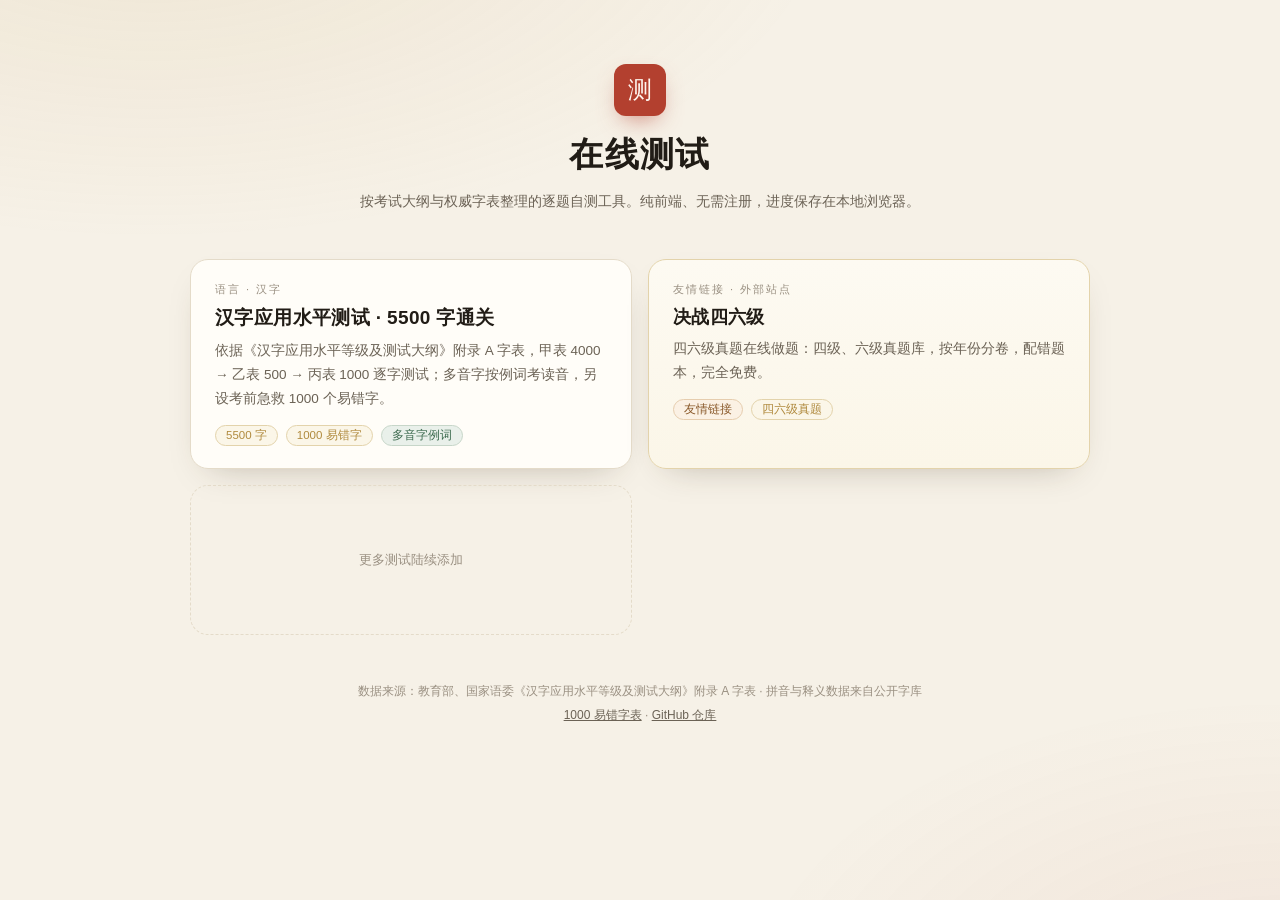
<file: index.html>
<!DOCTYPE html>
<html lang="zh-CN">
<head>
<meta charset="UTF-8">
<meta name="viewport" content="width=device-width, initial-scale=1">
<title>在线测试 · 汉字应用水平测试 5500 字通关</title>
<meta name="description" content="在线测试合集：汉字应用水平测试 5500 字通关（甲表4000 / 乙表500 / 丙表1000，附考前急救1000易错字）。无需注册，进度保存在本地。">
<meta name="keywords" content="在线测试,汉字应用水平测试,5500字,易错字,多音字,HZC">
<meta name="robots" content="index,follow">
<link rel="canonical" href="https://entiesci.github.io/OnlineTest/">
<meta property="og:type" content="website">
<meta property="og:title" content="在线测试 · 汉字应用水平测试 5500 字通关">
<meta property="og:description" content="汉字应用水平测试 5500 字逐字测试，附考前急救 1000 易错字。">
<meta property="og:url" content="https://entiesci.github.io/OnlineTest/">
<style>
:root{--bg:#f6f1e7;--card:#fffdf8;--ink:#211c16;--ink2:#6b6255;--ink3:#9a9082;--line:#e4dbc9;--red:#b3402f;--gold:#b08a3e}
*{box-sizing:border-box}
body{margin:0;background:var(--bg);color:var(--ink);font-family:-apple-system,BlinkMacSystemFont,"Segoe UI","PingFang SC","Microsoft YaHei",sans-serif;
     min-height:100vh;padding:64px 22px 80px}
body::before{content:"";position:fixed;inset:0;pointer-events:none;z-index:0;
  background:radial-gradient(1100px 560px at 12% -12%,rgba(201,163,94,.14) 0%,rgba(201,163,94,0) 62%),
             radial-gradient(900px 520px at 100% 112%,rgba(179,64,47,.07) 0%,rgba(179,64,47,0) 60%)}
.wrap{position:relative;z-index:1;max-width:900px;margin:0 auto}
.head{text-align:center;margin-bottom:44px}
.seal{width:52px;height:52px;border-radius:12px;background:var(--red);color:#fff5ef;display:grid;place-items:center;
      font-family:"KaiTi","Kaiti SC",serif;font-size:24px;margin:0 auto 16px;box-shadow:0 10px 24px -10px rgba(179,64,47,.75)}
h1{font-size:clamp(24px,3.2vw,34px);margin:0 0 10px;letter-spacing:.04em;font-weight:600}
.lead{color:var(--ink2);font-size:14px;line-height:1.9;margin:0 auto;max-width:560px}
.grid{display:grid;grid-template-columns:repeat(auto-fill,minmax(340px,1fr));gap:16px}
.t{display:block;text-decoration:none;color:inherit;background:var(--card);border:1px solid var(--line);border-radius:18px;
   padding:22px 24px;transition:.18s;box-shadow:0 14px 34px -20px rgba(60,45,25,.35)}
.t:hover{transform:translateY(-2px);box-shadow:0 20px 40px -20px rgba(60,45,25,.45);border-color:#cdbf9f}
.t .k{font-size:11px;letter-spacing:.18em;color:var(--ink3);margin-bottom:8px}
.t h2{font-size:19px;margin:0 0 8px;font-weight:600;letter-spacing:.02em}
.t p{margin:0 0 14px;color:var(--ink2);font-size:13.5px;line-height:1.8}
.tags{display:flex;gap:8px;flex-wrap:wrap}
.tag{font-size:11.5px;color:var(--gold);border:1px solid #e3d3ab;background:#fbf6e8;border-radius:999px;padding:2px 10px}
.tag.g{color:#3d6b4f;border-color:#c7d6c9;background:#e9f0ea}
.more{display:flex;align-items:center;justify-content:center;border:1px dashed var(--line);border-radius:18px;
      color:var(--ink3);font-size:13px;min-height:150px}
.t.friend{background:linear-gradient(180deg,#fdfaf2,#fbf6e8);border-color:#e3d3ab}
.t.friend:hover{border-color:#c9b487}
.t.friend h2{font-size:18px}
.tag.f{color:#8a5a2b;border-color:#e6cdae;background:#fbf1e4}
footer{margin-top:44px;text-align:center;color:var(--ink3);font-size:12px;line-height:2}
footer a{color:var(--ink2)}
</style>
</head>
<body>
<div class="wrap">
  <div class="head">
    <div class="seal">测</div>
    <h1>在线测试</h1>
    <p class="lead">按考试大纲与权威字表整理的逐题自测工具。纯前端、无需注册，进度保存在本地浏览器。</p>
  </div>

  <div class="grid">
    <a class="t" href="./hzc/">
      <div class="k">语言 · 汉字</div>
      <h2>汉字应用水平测试 · 5500 字通关</h2>
      <p>依据《汉字应用水平等级及测试大纲》附录 A 字表，甲表 4000 → 乙表 500 → 丙表 1000 逐字测试；多音字按例词考读音，另设考前急救 1000 个易错字。</p>
      <div class="tags">
        <span class="tag">5500 字</span>
        <span class="tag">1000 易错字</span>
        <span class="tag g">多音字例词</span>
      </div>
    </a>

    <a class="t friend" href="https://couldyyy9.github.io/cet-website/" target="_blank" rel="noopener">
      <div class="k">友情链接 · 外部站点</div>
      <h2>决战四六级</h2>
      <p>四六级真题在线做题：四级、六级真题库，按年份分卷，配错题本，完全免费。</p>
      <div class="tags">
        <span class="tag f">友情链接</span>
        <span class="tag">四六级真题</span>
      </div>
    </a>

    <div class="more">更多测试陆续添加</div>
  </div>

  <footer>
    数据来源：教育部、国家语委《汉字应用水平等级及测试大纲》附录 A 字表 · 拼音与释义数据来自公开字库<br>
    <a href="./hzc/1000easywrong.html">1000 易错字表</a> · <a href="https://github.com/Entiesci/OnlineTest">GitHub 仓库</a>
  </footer>
</div>
</body>
</html>
</file>
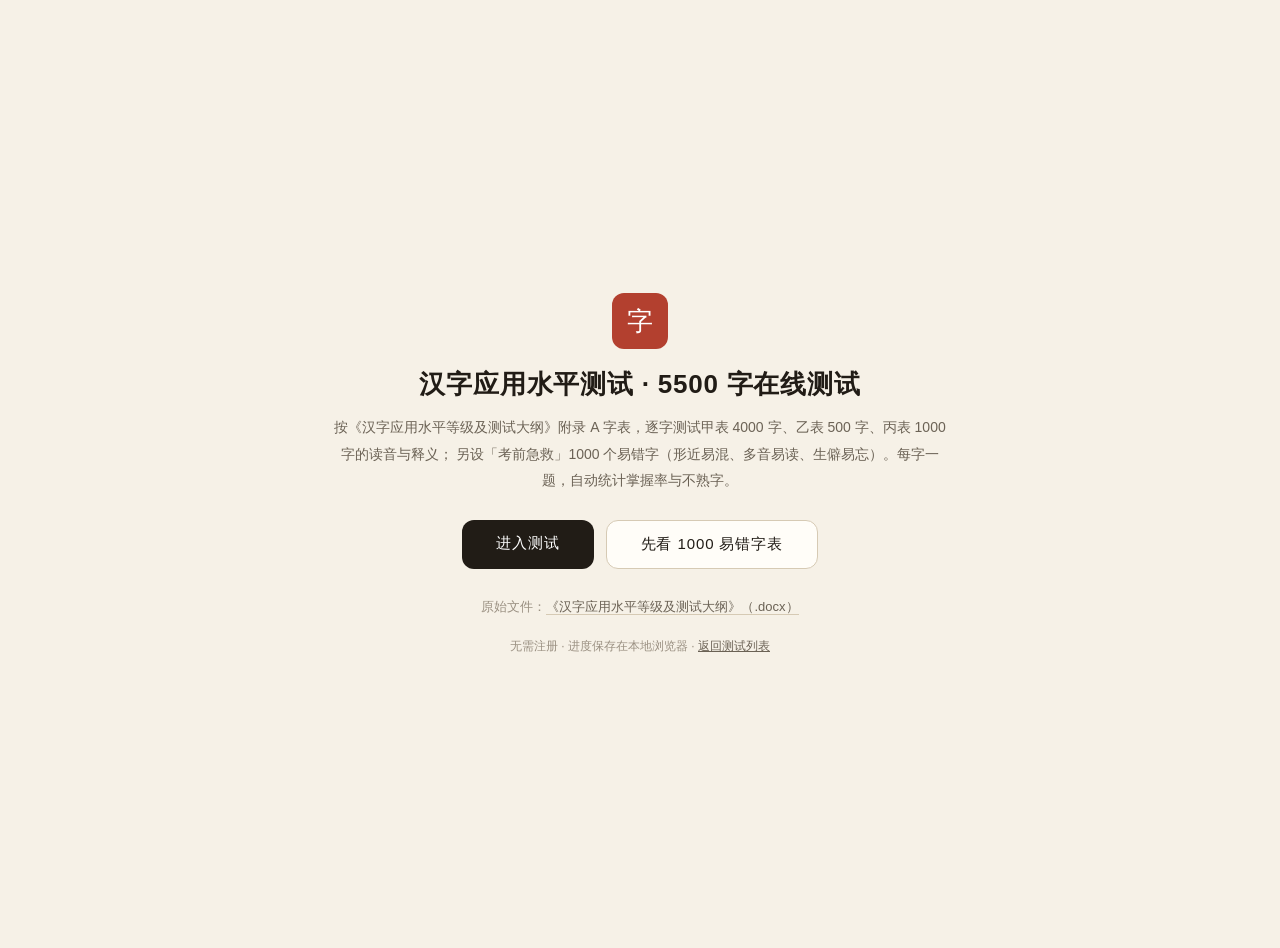
<file: hzc/index.html>
<!DOCTYPE html>
<html lang="zh-CN">
<head>
<meta charset="UTF-8">
<meta name="viewport" content="width=device-width, initial-scale=1">
<title>汉字应用水平测试 5500字在线测试 · 易错字 / 多音字通关</title>
<meta name="description" content="依据《汉字应用水平等级及测试大纲》附录A字表的在线测试：甲表4000、乙表500、丙表1000 逐字测试，另设考前急救1000个易错字。">
<meta name="robots" content="index,follow">
<link rel="canonical" href="https://entiesci.github.io/OnlineTest/hzc/">
<meta property="og:type" content="article">
<meta property="og:title" content="汉字应用水平测试 · 5500 字在线测试">
<meta property="og:description" content="甲表4000 / 乙表500 / 丙表1000 逐字测试，另设考前急救1000个易错字。">
<meta property="og:url" content="https://entiesci.github.io/OnlineTest/hzc/">
<style>
body{margin:0;background:#f6f1e7;color:#211c16;font-family:-apple-system,"Segoe UI","PingFang SC","Microsoft YaHei",sans-serif;
     display:flex;align-items:center;justify-content:center;min-height:100vh;padding:24px}
.wrap{max-width:620px;text-align:center}
.seal{width:56px;height:56px;border-radius:12px;background:#b3402f;color:#fff;display:grid;place-items:center;
      font-family:"KaiTi",serif;font-size:26px;margin:0 auto 18px}
h1{font-size:26px;margin:0 0 12px;letter-spacing:.03em}
p{color:#6b6255;font-size:14px;line-height:1.9;margin:0 0 26px}
.btns{display:flex;gap:12px;justify-content:center;flex-wrap:wrap}
a.go{display:inline-block;background:#211c16;color:#fff;text-decoration:none;padding:14px 34px;border-radius:12px;font-size:15px;letter-spacing:.06em}
a.go:hover{background:#000}
a.alt{background:#fffdf8;color:#211c16;border:1px solid #d6cab4}
a.alt:hover{background:#efe8da}
small{display:block;margin-top:18px;color:#9a9082;font-size:12px}
.doc{margin:26px 0 0;font-size:13px;color:#9a9082}
.doc a{color:#6b6255;text-decoration:none;border-bottom:1px solid #d6cab4}
.doc a:hover{color:#211c16;border-color:#9a9082}
small a{color:#6b6255}
</style>
</head>
<body>
<div class="wrap">
  <div class="seal">字</div>
  <h1>汉字应用水平测试 · 5500 字在线测试</h1>
  <p>按《汉字应用水平等级及测试大纲》附录 A 字表，逐字测试甲表 4000 字、乙表 500 字、丙表 1000 字的读音与释义；
     另设「考前急救」1000 个易错字（形近易混、多音易读、生僻易忘）。每字一题，自动统计掌握率与不熟字。</p>
  <div class="btns">
    <a class="go" href="./game.html">进入测试</a>
    <a class="go alt" href="./1000easywrong.html">先看 1000 易错字表</a>
  </div>
  <p class="doc">原始文件：<a href="./47642063-4b19-4c42-b1cf-c79ede428c5c.docx" download="汉字应用水平等级及测试大纲.docx">《汉字应用水平等级及测试大纲》（.docx）</a></p>
  <small>无需注册 · 进度保存在本地浏览器 · <a href="../">返回测试列表</a></small>
</div>
</body>
</html>
</file>
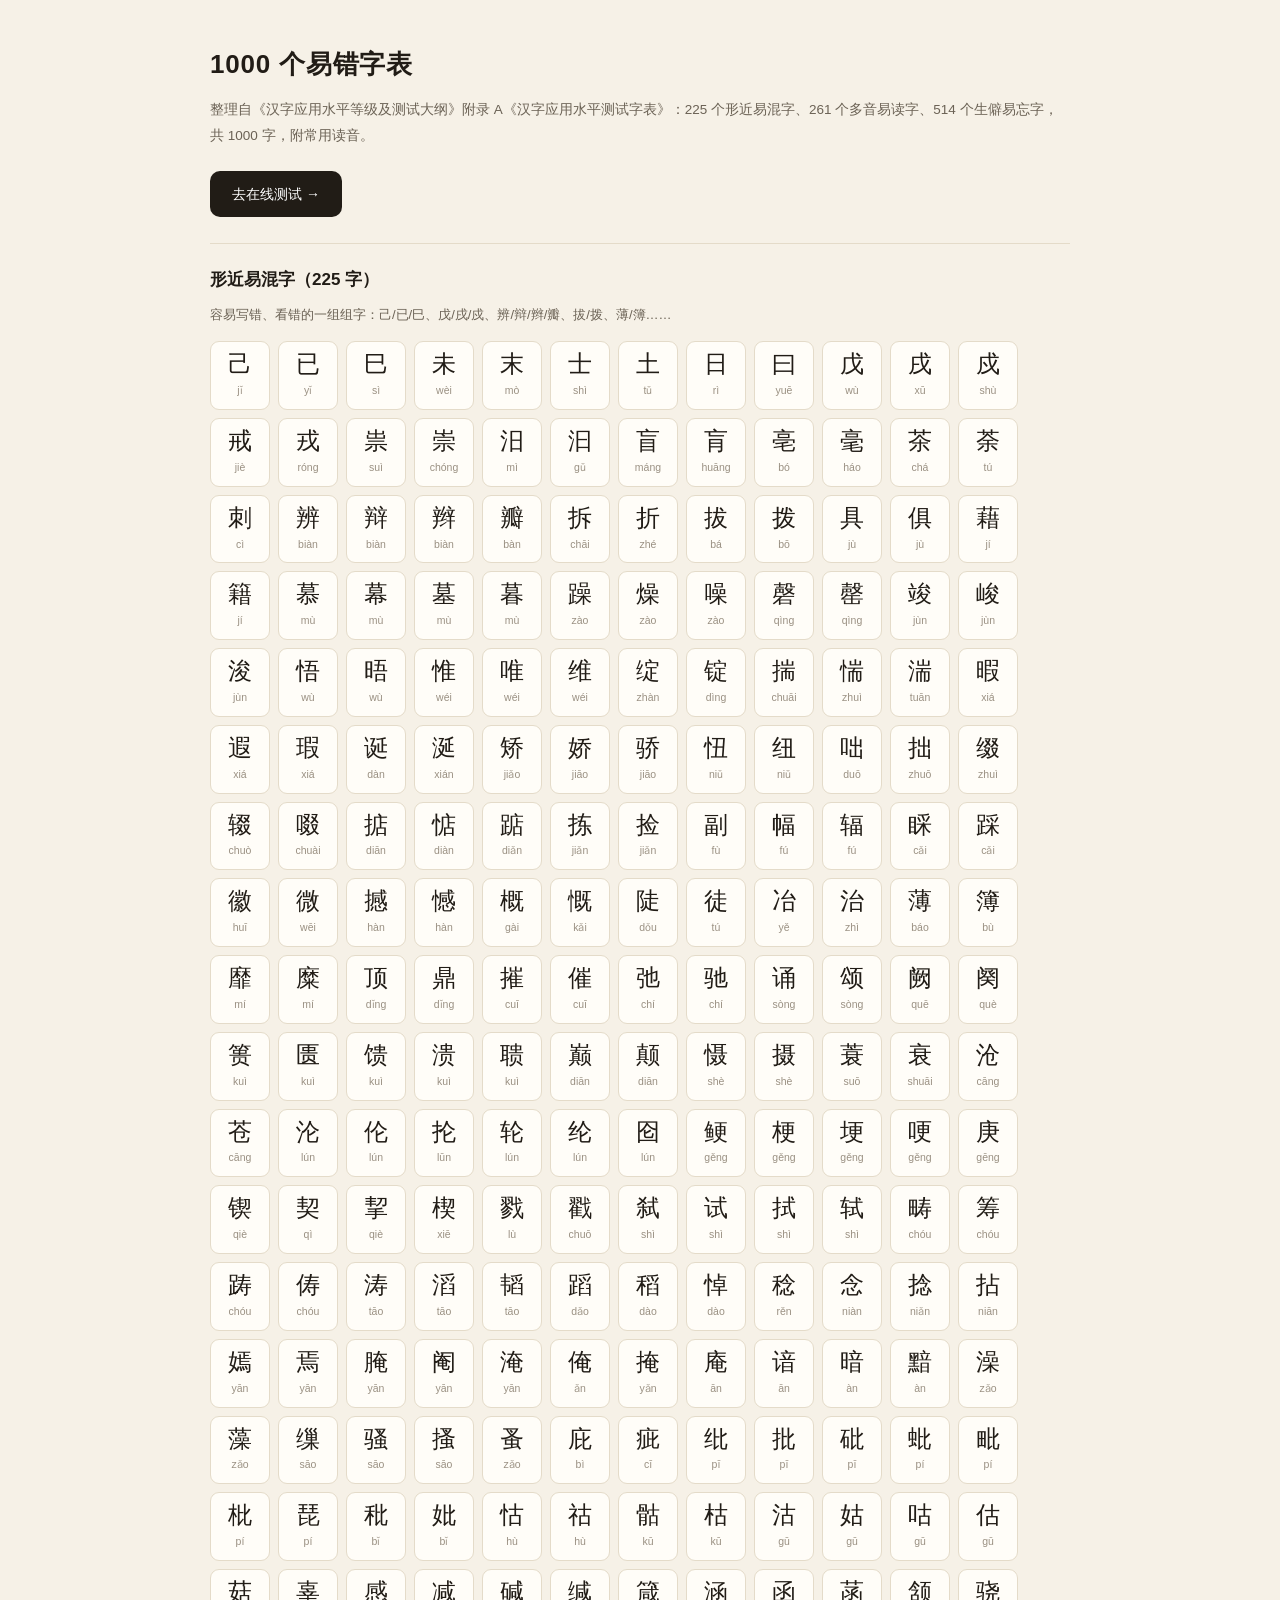
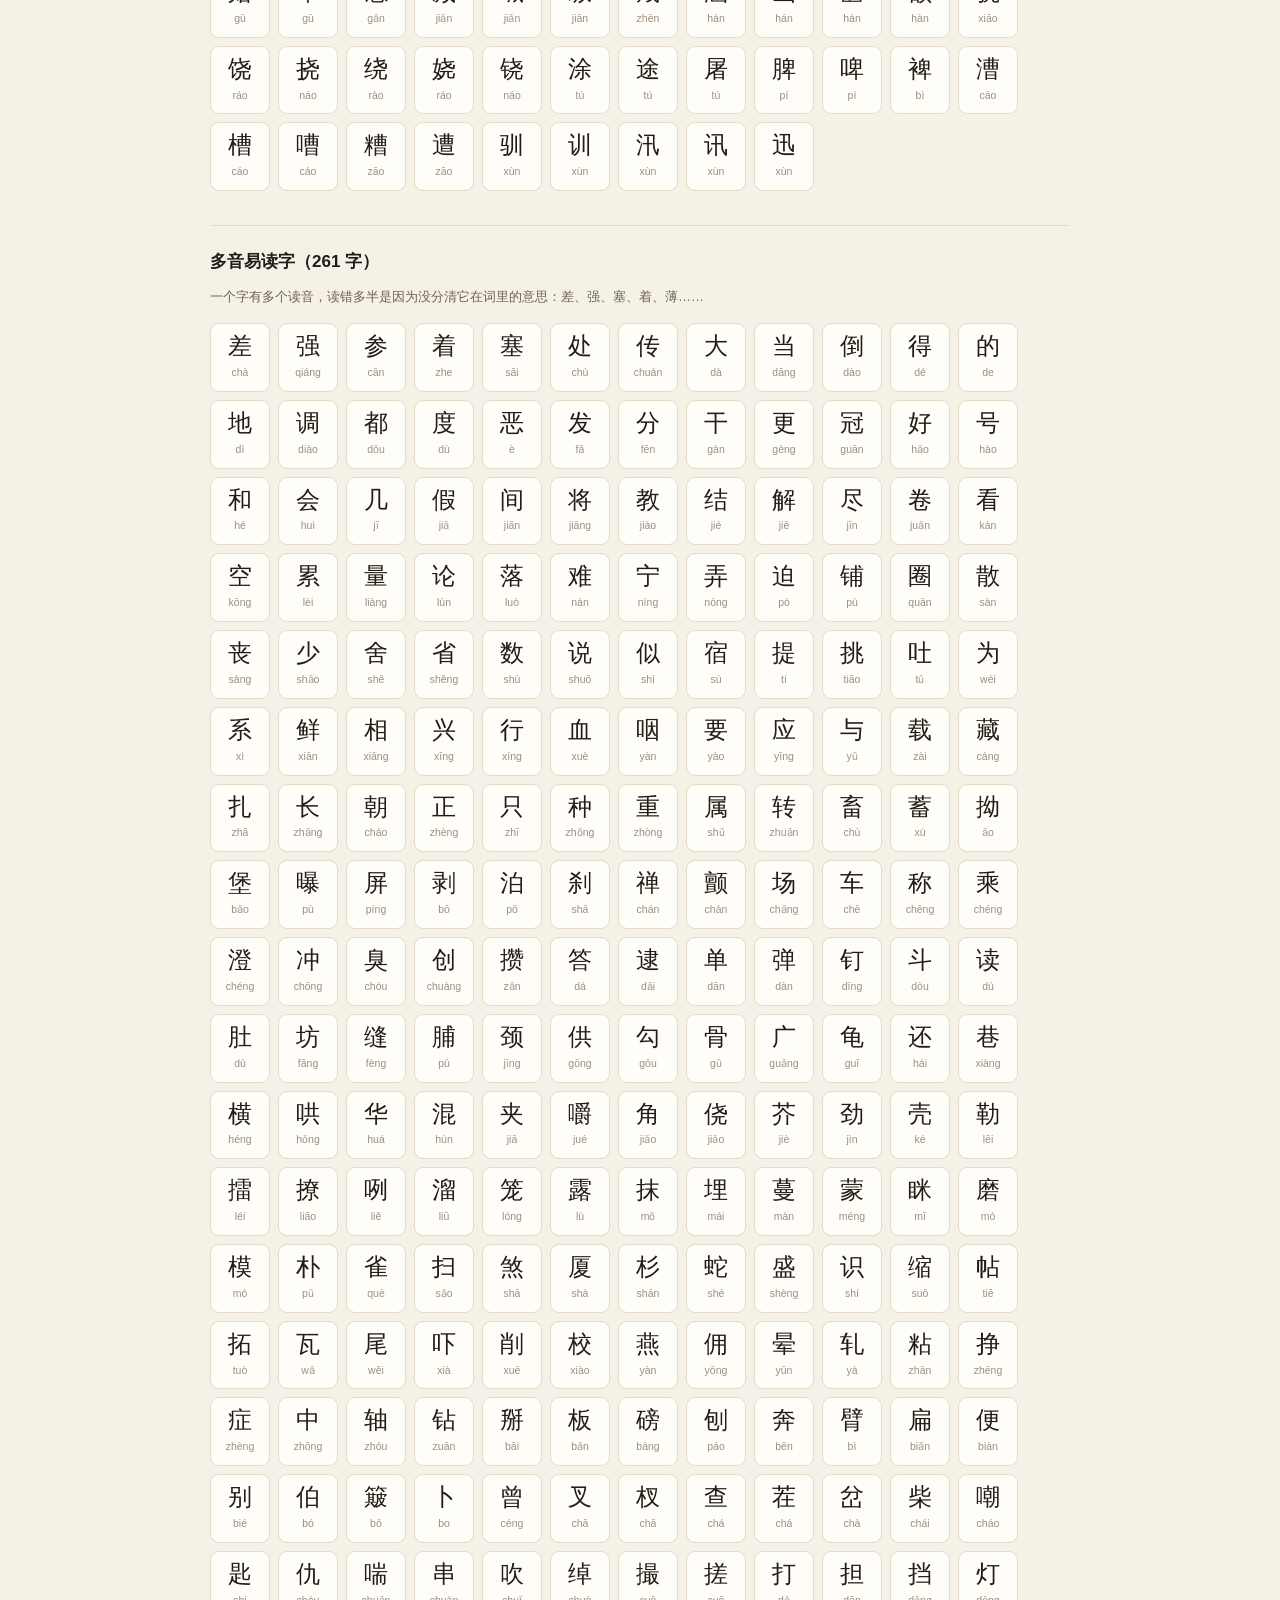
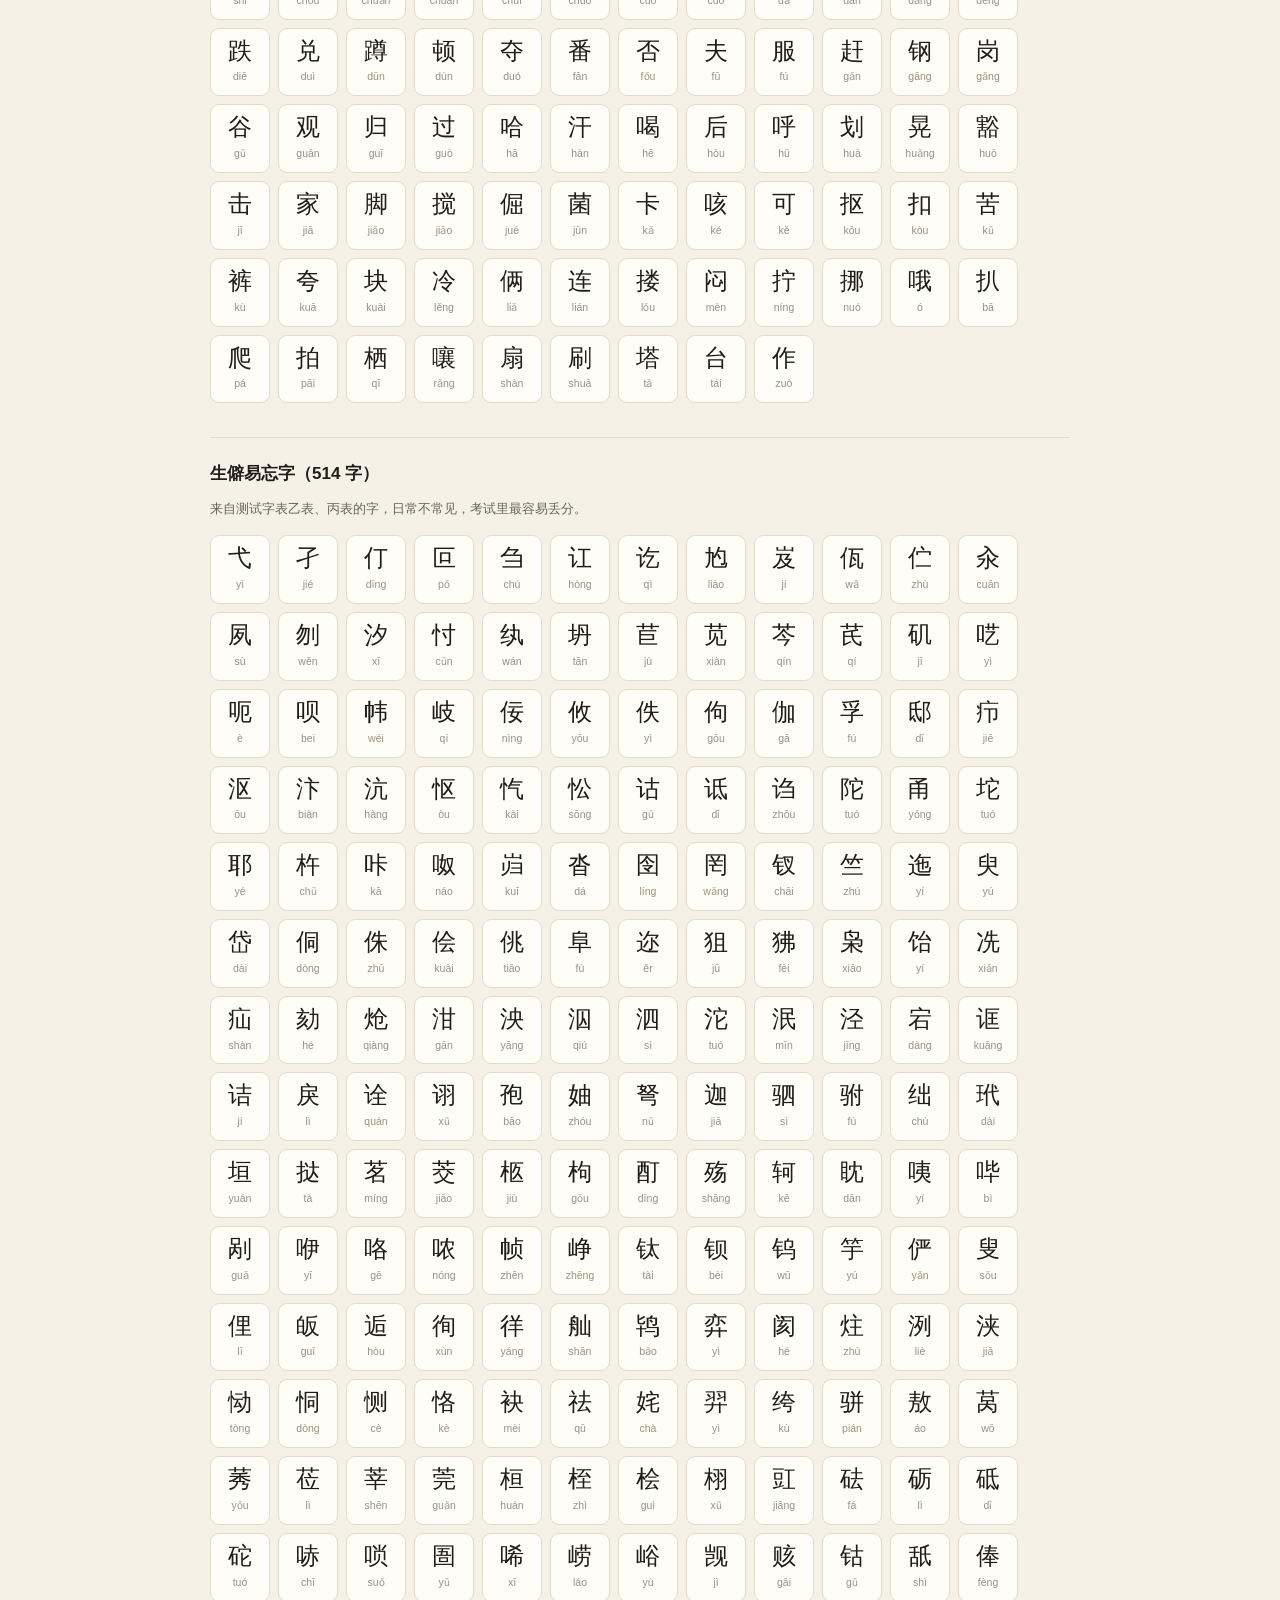
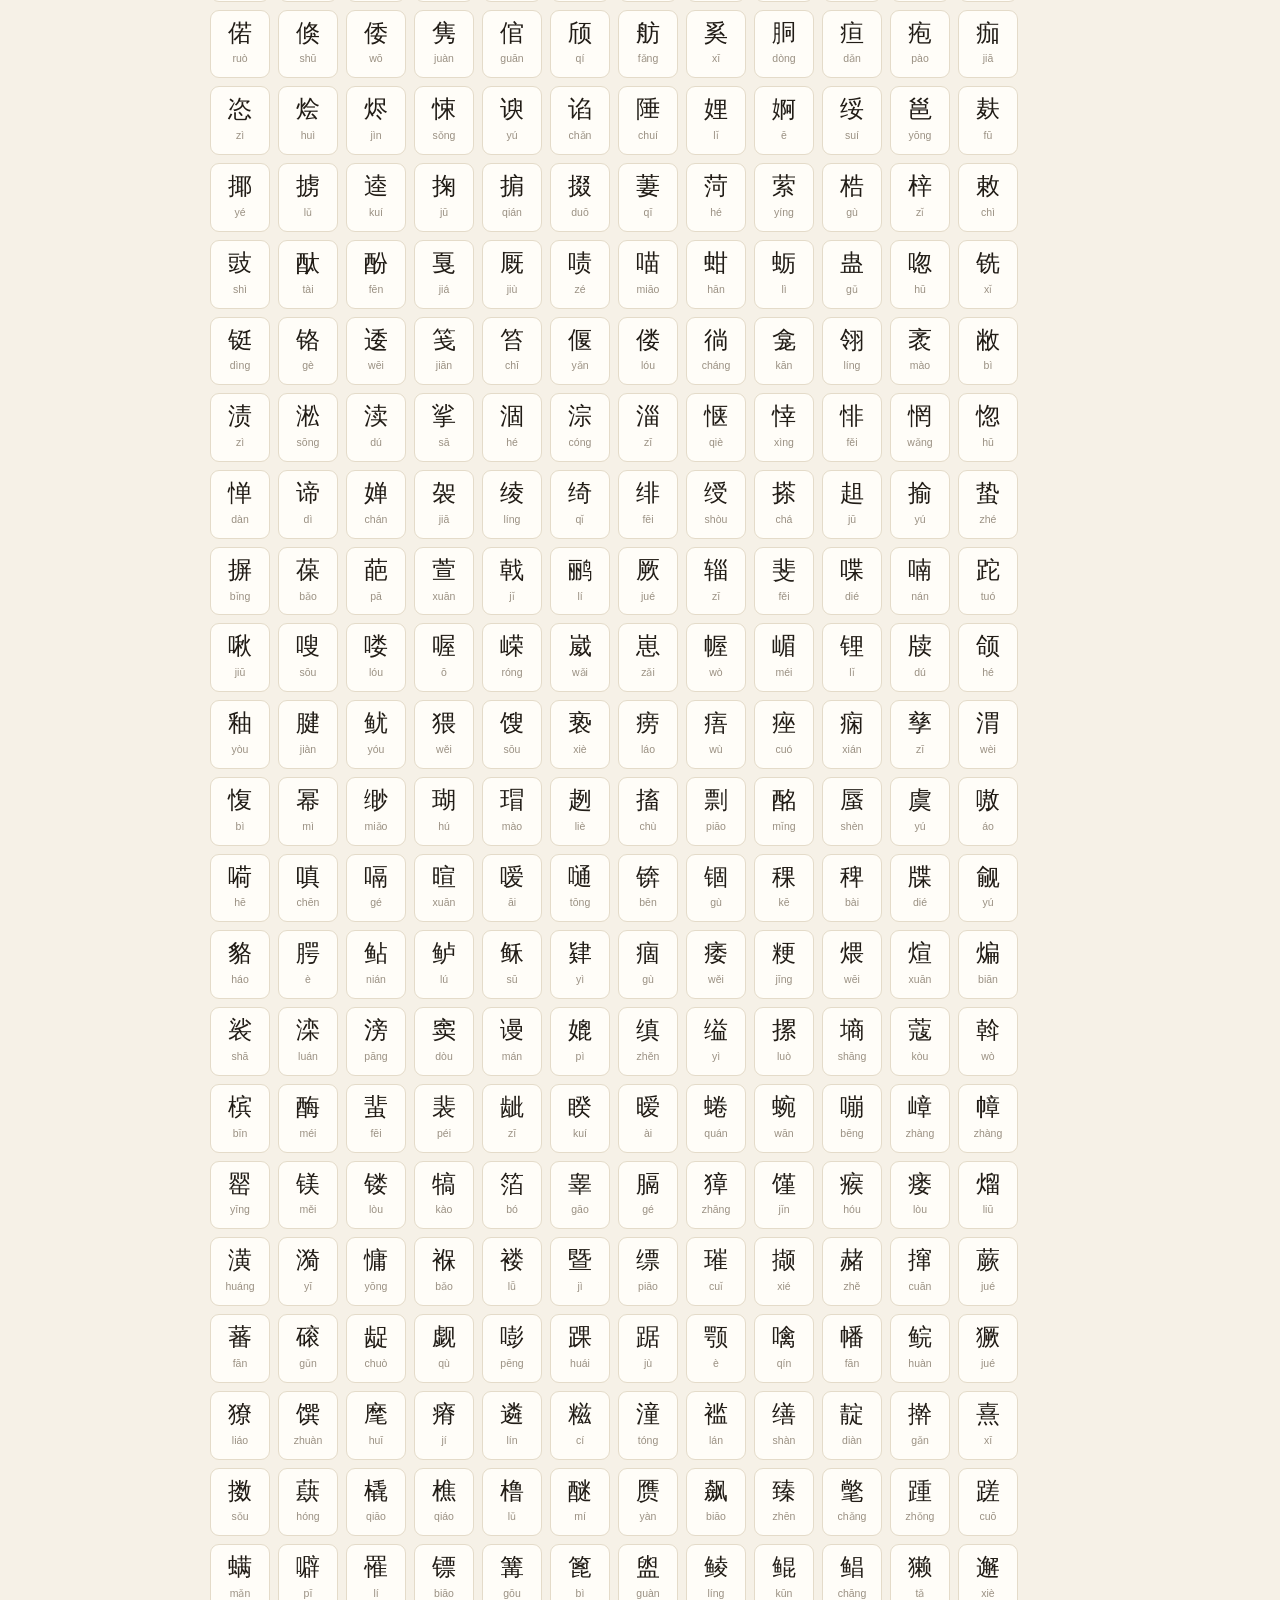
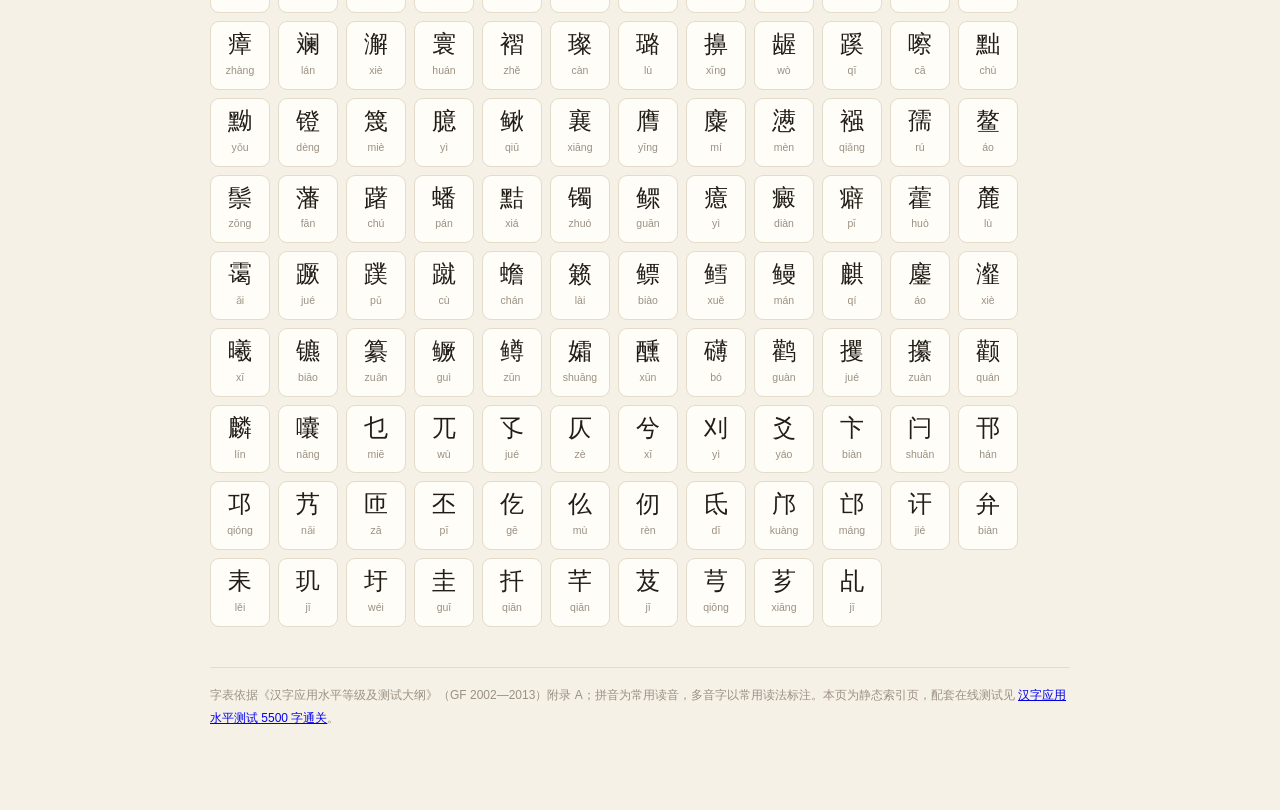
<file: hzc/1000easywrong.html>
<!DOCTYPE html>
<html lang="zh-CN">
<head>
<meta charset="UTF-8">
<meta name="viewport" content="width=device-width, initial-scale=1">
<title>1000个易错字表（形近·多音·生僻）｜汉字应用水平测试考前急救</title>
<meta name="description" content="整理自《汉字应用水平测试字表》的1000个易错字：225个形近易混字、261个多音易读字、514个生僻易忘字，附拼音，适合考前速览。">
<meta name="keywords" content="易错字,1000个易错字,形近字,多音字,生僻字,汉字应用水平测试,错别字">
<meta name="robots" content="index,follow">
<link rel="canonical" href="https://entiesci.github.io/OnlineTest/hzc/1000easywrong.html">
<style>
body{margin:0;background:#f6f1e7;color:#211c16;font-family:-apple-system,"Segoe UI","PingFang SC","Microsoft YaHei",sans-serif;line-height:1.9}
.wrap{max-width:860px;margin:0 auto;padding:40px 22px 80px}
h1{font-size:26px;margin:0 0 8px;letter-spacing:.03em}
.sub{color:#6b6255;font-size:13.5px;margin:0 0 8px}
a.back{display:inline-block;margin:14px 0 26px;background:#211c16;color:#fff;text-decoration:none;padding:10px 22px;border-radius:10px;font-size:14px}
section{margin:0 0 34px;border-top:1px solid #e4dbc9;padding-top:20px}
h2{font-size:17px;margin:0 0 6px}
section p{color:#6b6255;font-size:13px;margin:0 0 14px}
.grid{display:flex;flex-wrap:wrap;gap:8px}
.c{display:inline-flex;flex-direction:column;align-items:center;width:58px;padding:8px 0;border:1px solid #e4dbc9;border-radius:9px;background:#fffdf8}
.c b{font-family:"KaiTi","Kaiti SC",serif;font-size:24px;font-weight:400;line-height:1.2}
.c i{font-style:normal;font-size:10.5px;color:#9a9082;margin-top:2px}
footer{margin-top:40px;color:#9a9082;font-size:12px;border-top:1px solid #e4dbc9;padding-top:16px}
</style>
</head>
<body>
<div class="wrap">
<h1>1000 个易错字表</h1>
<p class="sub">整理自《汉字应用水平等级及测试大纲》附录 A《汉字应用水平测试字表》：225 个形近易混字、261 个多音易读字、514 个生僻易忘字，共 1000 字，附常用读音。</p>
<a class="back" href="./">去在线测试 →</a>
<section><h2>形近易混字（225 字）</h2><p>容易写错、看错的一组组字：己/已/巳、戊/戌/戍、辨/辩/辫/瓣、拔/拨、薄/簿……</p><div class="grid"><span class="c" title="jǐ"><b>己</b><i>jǐ</i></span><span class="c" title="yǐ"><b>已</b><i>yǐ</i></span><span class="c" title="sì"><b>巳</b><i>sì</i></span><span class="c" title="wèi"><b>未</b><i>wèi</i></span><span class="c" title="mò"><b>末</b><i>mò</i></span><span class="c" title="shì"><b>士</b><i>shì</i></span><span class="c" title="tǔ"><b>土</b><i>tǔ</i></span><span class="c" title="rì"><b>日</b><i>rì</i></span><span class="c" title="yuē"><b>曰</b><i>yuē</i></span><span class="c" title="wù"><b>戊</b><i>wù</i></span><span class="c" title="xū"><b>戌</b><i>xū</i></span><span class="c" title="shù"><b>戍</b><i>shù</i></span><span class="c" title="jiè"><b>戒</b><i>jiè</i></span><span class="c" title="róng"><b>戎</b><i>róng</i></span><span class="c" title="suì"><b>祟</b><i>suì</i></span><span class="c" title="chóng"><b>崇</b><i>chóng</i></span><span class="c" title="mì"><b>汨</b><i>mì</i></span><span class="c" title="gǔ"><b>汩</b><i>gǔ</i></span><span class="c" title="máng"><b>盲</b><i>máng</i></span><span class="c" title="huāng"><b>肓</b><i>huāng</i></span><span class="c" title="bó"><b>亳</b><i>bó</i></span><span class="c" title="háo"><b>毫</b><i>háo</i></span><span class="c" title="chá"><b>茶</b><i>chá</i></span><span class="c" title="tú"><b>荼</b><i>tú</i></span><span class="c" title="cì"><b>刺</b><i>cì</i></span><span class="c" title="biàn"><b>辨</b><i>biàn</i></span><span class="c" title="biàn"><b>辩</b><i>biàn</i></span><span class="c" title="biàn"><b>辫</b><i>biàn</i></span><span class="c" title="bàn"><b>瓣</b><i>bàn</i></span><span class="c" title="chāi"><b>拆</b><i>chāi</i></span><span class="c" title="zhé"><b>折</b><i>zhé</i></span><span class="c" title="bá"><b>拔</b><i>bá</i></span><span class="c" title="bō"><b>拨</b><i>bō</i></span><span class="c" title="jù"><b>具</b><i>jù</i></span><span class="c" title="jù"><b>俱</b><i>jù</i></span><span class="c" title="jí"><b>藉</b><i>jí</i></span><span class="c" title="jí"><b>籍</b><i>jí</i></span><span class="c" title="mù"><b>慕</b><i>mù</i></span><span class="c" title="mù"><b>幕</b><i>mù</i></span><span class="c" title="mù"><b>墓</b><i>mù</i></span><span class="c" title="mù"><b>暮</b><i>mù</i></span><span class="c" title="zào"><b>躁</b><i>zào</i></span><span class="c" title="zào"><b>燥</b><i>zào</i></span><span class="c" title="zào"><b>噪</b><i>zào</i></span><span class="c" title="qìng"><b>磬</b><i>qìng</i></span><span class="c" title="qìng"><b>罄</b><i>qìng</i></span><span class="c" title="jùn"><b>竣</b><i>jùn</i></span><span class="c" title="jùn"><b>峻</b><i>jùn</i></span><span class="c" title="jùn"><b>浚</b><i>jùn</i></span><span class="c" title="wù"><b>悟</b><i>wù</i></span><span class="c" title="wù"><b>晤</b><i>wù</i></span><span class="c" title="wéi"><b>惟</b><i>wéi</i></span><span class="c" title="wéi"><b>唯</b><i>wéi</i></span><span class="c" title="wéi"><b>维</b><i>wéi</i></span><span class="c" title="zhàn"><b>绽</b><i>zhàn</i></span><span class="c" title="dìng"><b>锭</b><i>dìng</i></span><span class="c" title="chuāi"><b>揣</b><i>chuāi</i></span><span class="c" title="zhuì"><b>惴</b><i>zhuì</i></span><span class="c" title="tuān"><b>湍</b><i>tuān</i></span><span class="c" title="xiá"><b>暇</b><i>xiá</i></span><span class="c" title="xiá"><b>遐</b><i>xiá</i></span><span class="c" title="xiá"><b>瑕</b><i>xiá</i></span><span class="c" title="dàn"><b>诞</b><i>dàn</i></span><span class="c" title="xián"><b>涎</b><i>xián</i></span><span class="c" title="jiǎo"><b>矫</b><i>jiǎo</i></span><span class="c" title="jiāo"><b>娇</b><i>jiāo</i></span><span class="c" title="jiāo"><b>骄</b><i>jiāo</i></span><span class="c" title="niǔ"><b>忸</b><i>niǔ</i></span><span class="c" title="niǔ"><b>纽</b><i>niǔ</i></span><span class="c" title="duō"><b>咄</b><i>duō</i></span><span class="c" title="zhuō"><b>拙</b><i>zhuō</i></span><span class="c" title="zhuì"><b>缀</b><i>zhuì</i></span><span class="c" title="chuò"><b>辍</b><i>chuò</i></span><span class="c" title="chuài"><b>啜</b><i>chuài</i></span><span class="c" title="diān"><b>掂</b><i>diān</i></span><span class="c" title="diàn"><b>惦</b><i>diàn</i></span><span class="c" title="diǎn"><b>踮</b><i>diǎn</i></span><span class="c" title="jiǎn"><b>拣</b><i>jiǎn</i></span><span class="c" title="jiǎn"><b>捡</b><i>jiǎn</i></span><span class="c" title="fù"><b>副</b><i>fù</i></span><span class="c" title="fú"><b>幅</b><i>fú</i></span><span class="c" title="fú"><b>辐</b><i>fú</i></span><span class="c" title="cǎi"><b>睬</b><i>cǎi</i></span><span class="c" title="cǎi"><b>踩</b><i>cǎi</i></span><span class="c" title="huī"><b>徽</b><i>huī</i></span><span class="c" title="wēi"><b>微</b><i>wēi</i></span><span class="c" title="hàn"><b>撼</b><i>hàn</i></span><span class="c" title="hàn"><b>憾</b><i>hàn</i></span><span class="c" title="gài"><b>概</b><i>gài</i></span><span class="c" title="kǎi"><b>慨</b><i>kǎi</i></span><span class="c" title="dǒu"><b>陡</b><i>dǒu</i></span><span class="c" title="tú"><b>徒</b><i>tú</i></span><span class="c" title="yě"><b>冶</b><i>yě</i></span><span class="c" title="zhì"><b>治</b><i>zhì</i></span><span class="c" title="báo"><b>薄</b><i>báo</i></span><span class="c" title="bù"><b>簿</b><i>bù</i></span><span class="c" title="mí"><b>靡</b><i>mí</i></span><span class="c" title="mí"><b>糜</b><i>mí</i></span><span class="c" title="dǐng"><b>顶</b><i>dǐng</i></span><span class="c" title="dǐng"><b>鼎</b><i>dǐng</i></span><span class="c" title="cuī"><b>摧</b><i>cuī</i></span><span class="c" title="cuī"><b>催</b><i>cuī</i></span><span class="c" title="chí"><b>弛</b><i>chí</i></span><span class="c" title="chí"><b>驰</b><i>chí</i></span><span class="c" title="sòng"><b>诵</b><i>sòng</i></span><span class="c" title="sòng"><b>颂</b><i>sòng</i></span><span class="c" title="quē"><b>阙</b><i>quē</i></span><span class="c" title="què"><b>阕</b><i>què</i></span><span class="c" title="kuì"><b>篑</b><i>kuì</i></span><span class="c" title="kuì"><b>匮</b><i>kuì</i></span><span class="c" title="kuì"><b>馈</b><i>kuì</i></span><span class="c" title="kuì"><b>溃</b><i>kuì</i></span><span class="c" title="kuì"><b>聩</b><i>kuì</i></span><span class="c" title="diān"><b>巅</b><i>diān</i></span><span class="c" title="diān"><b>颠</b><i>diān</i></span><span class="c" title="shè"><b>慑</b><i>shè</i></span><span class="c" title="shè"><b>摄</b><i>shè</i></span><span class="c" title="suō"><b>蓑</b><i>suō</i></span><span class="c" title="shuāi"><b>衰</b><i>shuāi</i></span><span class="c" title="cāng"><b>沧</b><i>cāng</i></span><span class="c" title="cāng"><b>苍</b><i>cāng</i></span><span class="c" title="lún"><b>沦</b><i>lún</i></span><span class="c" title="lún"><b>伦</b><i>lún</i></span><span class="c" title="lūn"><b>抡</b><i>lūn</i></span><span class="c" title="lún"><b>轮</b><i>lún</i></span><span class="c" title="lún"><b>纶</b><i>lún</i></span><span class="c" title="lún"><b>囵</b><i>lún</i></span><span class="c" title="gěng"><b>鲠</b><i>gěng</i></span><span class="c" title="gěng"><b>梗</b><i>gěng</i></span><span class="c" title="gěng"><b>埂</b><i>gěng</i></span><span class="c" title="gěng"><b>哽</b><i>gěng</i></span><span class="c" title="gēng"><b>庚</b><i>gēng</i></span><span class="c" title="qiè"><b>锲</b><i>qiè</i></span><span class="c" title="qì"><b>契</b><i>qì</i></span><span class="c" title="qiè"><b>挈</b><i>qiè</i></span><span class="c" title="xiē"><b>楔</b><i>xiē</i></span><span class="c" title="lù"><b>戮</b><i>lù</i></span><span class="c" title="chuō"><b>戳</b><i>chuō</i></span><span class="c" title="shì"><b>弑</b><i>shì</i></span><span class="c" title="shì"><b>试</b><i>shì</i></span><span class="c" title="shì"><b>拭</b><i>shì</i></span><span class="c" title="shì"><b>轼</b><i>shì</i></span><span class="c" title="chóu"><b>畴</b><i>chóu</i></span><span class="c" title="chóu"><b>筹</b><i>chóu</i></span><span class="c" title="chóu"><b>踌</b><i>chóu</i></span><span class="c" title="chóu"><b>俦</b><i>chóu</i></span><span class="c" title="tāo"><b>涛</b><i>tāo</i></span><span class="c" title="tāo"><b>滔</b><i>tāo</i></span><span class="c" title="tāo"><b>韬</b><i>tāo</i></span><span class="c" title="dǎo"><b>蹈</b><i>dǎo</i></span><span class="c" title="dào"><b>稻</b><i>dào</i></span><span class="c" title="dào"><b>悼</b><i>dào</i></span><span class="c" title="rěn"><b>稔</b><i>rěn</i></span><span class="c" title="niàn"><b>念</b><i>niàn</i></span><span class="c" title="niǎn"><b>捻</b><i>niǎn</i></span><span class="c" title="niān"><b>拈</b><i>niān</i></span><span class="c" title="yān"><b>嫣</b><i>yān</i></span><span class="c" title="yān"><b>焉</b><i>yān</i></span><span class="c" title="yān"><b>腌</b><i>yān</i></span><span class="c" title="yān"><b>阉</b><i>yān</i></span><span class="c" title="yān"><b>淹</b><i>yān</i></span><span class="c" title="ǎn"><b>俺</b><i>ǎn</i></span><span class="c" title="yǎn"><b>掩</b><i>yǎn</i></span><span class="c" title="ān"><b>庵</b><i>ān</i></span><span class="c" title="ān"><b>谙</b><i>ān</i></span><span class="c" title="àn"><b>暗</b><i>àn</i></span><span class="c" title="àn"><b>黯</b><i>àn</i></span><span class="c" title="zǎo"><b>澡</b><i>zǎo</i></span><span class="c" title="zǎo"><b>藻</b><i>zǎo</i></span><span class="c" title="sāo"><b>缫</b><i>sāo</i></span><span class="c" title="sāo"><b>骚</b><i>sāo</i></span><span class="c" title="sāo"><b>搔</b><i>sāo</i></span><span class="c" title="zǎo"><b>蚤</b><i>zǎo</i></span><span class="c" title="bì"><b>庇</b><i>bì</i></span><span class="c" title="cī"><b>疵</b><i>cī</i></span><span class="c" title="pī"><b>纰</b><i>pī</i></span><span class="c" title="pī"><b>批</b><i>pī</i></span><span class="c" title="pī"><b>砒</b><i>pī</i></span><span class="c" title="pí"><b>蚍</b><i>pí</i></span><span class="c" title="pí"><b>毗</b><i>pí</i></span><span class="c" title="pí"><b>枇</b><i>pí</i></span><span class="c" title="pí"><b>琵</b><i>pí</i></span><span class="c" title="bǐ"><b>秕</b><i>bǐ</i></span><span class="c" title="bǐ"><b>妣</b><i>bǐ</i></span><span class="c" title="hù"><b>怙</b><i>hù</i></span><span class="c" title="hù"><b>祜</b><i>hù</i></span><span class="c" title="kū"><b>骷</b><i>kū</i></span><span class="c" title="kū"><b>枯</b><i>kū</i></span><span class="c" title="gū"><b>沽</b><i>gū</i></span><span class="c" title="gū"><b>姑</b><i>gū</i></span><span class="c" title="gū"><b>咕</b><i>gū</i></span><span class="c" title="gū"><b>估</b><i>gū</i></span><span class="c" title="gū"><b>菇</b><i>gū</i></span><span class="c" title="gū"><b>辜</b><i>gū</i></span><span class="c" title="gǎn"><b>感</b><i>gǎn</i></span><span class="c" title="jiǎn"><b>减</b><i>jiǎn</i></span><span class="c" title="jiǎn"><b>碱</b><i>jiǎn</i></span><span class="c" title="jiān"><b>缄</b><i>jiān</i></span><span class="c" title="zhēn"><b>箴</b><i>zhēn</i></span><span class="c" title="hán"><b>涵</b><i>hán</i></span><span class="c" title="hán"><b>函</b><i>hán</i></span><span class="c" title="hàn"><b>菡</b><i>hàn</i></span><span class="c" title="hàn"><b>颔</b><i>hàn</i></span><span class="c" title="xiāo"><b>骁</b><i>xiāo</i></span><span class="c" title="ráo"><b>饶</b><i>ráo</i></span><span class="c" title="náo"><b>挠</b><i>náo</i></span><span class="c" title="rào"><b>绕</b><i>rào</i></span><span class="c" title="ráo"><b>娆</b><i>ráo</i></span><span class="c" title="náo"><b>铙</b><i>náo</i></span><span class="c" title="tú"><b>涂</b><i>tú</i></span><span class="c" title="tú"><b>途</b><i>tú</i></span><span class="c" title="tú"><b>屠</b><i>tú</i></span><span class="c" title="pí"><b>脾</b><i>pí</i></span><span class="c" title="pí"><b>啤</b><i>pí</i></span><span class="c" title="bì"><b>裨</b><i>bì</i></span><span class="c" title="cáo"><b>漕</b><i>cáo</i></span><span class="c" title="cáo"><b>槽</b><i>cáo</i></span><span class="c" title="cáo"><b>嘈</b><i>cáo</i></span><span class="c" title="zāo"><b>糟</b><i>zāo</i></span><span class="c" title="zāo"><b>遭</b><i>zāo</i></span><span class="c" title="xùn"><b>驯</b><i>xùn</i></span><span class="c" title="xùn"><b>训</b><i>xùn</i></span><span class="c" title="xùn"><b>汛</b><i>xùn</i></span><span class="c" title="xùn"><b>讯</b><i>xùn</i></span><span class="c" title="xùn"><b>迅</b><i>xùn</i></span></div></section><section><h2>多音易读字（261 字）</h2><p>一个字有多个读音，读错多半是因为没分清它在词里的意思：差、强、塞、着、薄……</p><div class="grid"><span class="c" title="chà"><b>差</b><i>chà</i></span><span class="c" title="qiáng"><b>强</b><i>qiáng</i></span><span class="c" title="cān"><b>参</b><i>cān</i></span><span class="c" title="zhe"><b>着</b><i>zhe</i></span><span class="c" title="sāi"><b>塞</b><i>sāi</i></span><span class="c" title="chù"><b>处</b><i>chù</i></span><span class="c" title="chuán"><b>传</b><i>chuán</i></span><span class="c" title="dà"><b>大</b><i>dà</i></span><span class="c" title="dāng"><b>当</b><i>dāng</i></span><span class="c" title="dào"><b>倒</b><i>dào</i></span><span class="c" title="dé"><b>得</b><i>dé</i></span><span class="c" title="de"><b>的</b><i>de</i></span><span class="c" title="dì"><b>地</b><i>dì</i></span><span class="c" title="diào"><b>调</b><i>diào</i></span><span class="c" title="dōu"><b>都</b><i>dōu</i></span><span class="c" title="dù"><b>度</b><i>dù</i></span><span class="c" title="è"><b>恶</b><i>è</i></span><span class="c" title="fā"><b>发</b><i>fā</i></span><span class="c" title="fēn"><b>分</b><i>fēn</i></span><span class="c" title="gàn"><b>干</b><i>gàn</i></span><span class="c" title="gèng"><b>更</b><i>gèng</i></span><span class="c" title="guān"><b>冠</b><i>guān</i></span><span class="c" title="hǎo"><b>好</b><i>hǎo</i></span><span class="c" title="hào"><b>号</b><i>hào</i></span><span class="c" title="hé"><b>和</b><i>hé</i></span><span class="c" title="huì"><b>会</b><i>huì</i></span><span class="c" title="jǐ"><b>几</b><i>jǐ</i></span><span class="c" title="jiǎ"><b>假</b><i>jiǎ</i></span><span class="c" title="jiān"><b>间</b><i>jiān</i></span><span class="c" title="jiāng"><b>将</b><i>jiāng</i></span><span class="c" title="jiào"><b>教</b><i>jiào</i></span><span class="c" title="jié"><b>结</b><i>jié</i></span><span class="c" title="jiě"><b>解</b><i>jiě</i></span><span class="c" title="jǐn"><b>尽</b><i>jǐn</i></span><span class="c" title="juǎn"><b>卷</b><i>juǎn</i></span><span class="c" title="kàn"><b>看</b><i>kàn</i></span><span class="c" title="kōng"><b>空</b><i>kōng</i></span><span class="c" title="lèi"><b>累</b><i>lèi</i></span><span class="c" title="liàng"><b>量</b><i>liàng</i></span><span class="c" title="lùn"><b>论</b><i>lùn</i></span><span class="c" title="luò"><b>落</b><i>luò</i></span><span class="c" title="nán"><b>难</b><i>nán</i></span><span class="c" title="níng"><b>宁</b><i>níng</i></span><span class="c" title="nòng"><b>弄</b><i>nòng</i></span><span class="c" title="pò"><b>迫</b><i>pò</i></span><span class="c" title="pù"><b>铺</b><i>pù</i></span><span class="c" title="quān"><b>圈</b><i>quān</i></span><span class="c" title="sàn"><b>散</b><i>sàn</i></span><span class="c" title="sàng"><b>丧</b><i>sàng</i></span><span class="c" title="shǎo"><b>少</b><i>shǎo</i></span><span class="c" title="shě"><b>舍</b><i>shě</i></span><span class="c" title="shěng"><b>省</b><i>shěng</i></span><span class="c" title="shù"><b>数</b><i>shù</i></span><span class="c" title="shuō"><b>说</b><i>shuō</i></span><span class="c" title="shì"><b>似</b><i>shì</i></span><span class="c" title="sù"><b>宿</b><i>sù</i></span><span class="c" title="tí"><b>提</b><i>tí</i></span><span class="c" title="tiāo"><b>挑</b><i>tiāo</i></span><span class="c" title="tǔ"><b>吐</b><i>tǔ</i></span><span class="c" title="wèi"><b>为</b><i>wèi</i></span><span class="c" title="xì"><b>系</b><i>xì</i></span><span class="c" title="xiān"><b>鲜</b><i>xiān</i></span><span class="c" title="xiāng"><b>相</b><i>xiāng</i></span><span class="c" title="xīng"><b>兴</b><i>xīng</i></span><span class="c" title="xíng"><b>行</b><i>xíng</i></span><span class="c" title="xuè"><b>血</b><i>xuè</i></span><span class="c" title="yàn"><b>咽</b><i>yàn</i></span><span class="c" title="yào"><b>要</b><i>yào</i></span><span class="c" title="yīng"><b>应</b><i>yīng</i></span><span class="c" title="yǔ"><b>与</b><i>yǔ</i></span><span class="c" title="zài"><b>载</b><i>zài</i></span><span class="c" title="cáng"><b>藏</b><i>cáng</i></span><span class="c" title="zhā"><b>扎</b><i>zhā</i></span><span class="c" title="zhǎng"><b>长</b><i>zhǎng</i></span><span class="c" title="cháo"><b>朝</b><i>cháo</i></span><span class="c" title="zhèng"><b>正</b><i>zhèng</i></span><span class="c" title="zhǐ"><b>只</b><i>zhǐ</i></span><span class="c" title="zhǒng"><b>种</b><i>zhǒng</i></span><span class="c" title="zhòng"><b>重</b><i>zhòng</i></span><span class="c" title="shǔ"><b>属</b><i>shǔ</i></span><span class="c" title="zhuǎn"><b>转</b><i>zhuǎn</i></span><span class="c" title="chù"><b>畜</b><i>chù</i></span><span class="c" title="xù"><b>蓄</b><i>xù</i></span><span class="c" title="ǎo"><b>拗</b><i>ǎo</i></span><span class="c" title="bǎo"><b>堡</b><i>bǎo</i></span><span class="c" title="pù"><b>曝</b><i>pù</i></span><span class="c" title="píng"><b>屏</b><i>píng</i></span><span class="c" title="bō"><b>剥</b><i>bō</i></span><span class="c" title="pō"><b>泊</b><i>pō</i></span><span class="c" title="shā"><b>刹</b><i>shā</i></span><span class="c" title="chán"><b>禅</b><i>chán</i></span><span class="c" title="chàn"><b>颤</b><i>chàn</i></span><span class="c" title="chǎng"><b>场</b><i>chǎng</i></span><span class="c" title="chē"><b>车</b><i>chē</i></span><span class="c" title="chēng"><b>称</b><i>chēng</i></span><span class="c" title="chéng"><b>乘</b><i>chéng</i></span><span class="c" title="chéng"><b>澄</b><i>chéng</i></span><span class="c" title="chōng"><b>冲</b><i>chōng</i></span><span class="c" title="chòu"><b>臭</b><i>chòu</i></span><span class="c" title="chuàng"><b>创</b><i>chuàng</i></span><span class="c" title="zǎn"><b>攒</b><i>zǎn</i></span><span class="c" title="dá"><b>答</b><i>dá</i></span><span class="c" title="dǎi"><b>逮</b><i>dǎi</i></span><span class="c" title="dān"><b>单</b><i>dān</i></span><span class="c" title="dàn"><b>弹</b><i>dàn</i></span><span class="c" title="dīng"><b>钉</b><i>dīng</i></span><span class="c" title="dòu"><b>斗</b><i>dòu</i></span><span class="c" title="dú"><b>读</b><i>dú</i></span><span class="c" title="dù"><b>肚</b><i>dù</i></span><span class="c" title="fāng"><b>坊</b><i>fāng</i></span><span class="c" title="fèng"><b>缝</b><i>fèng</i></span><span class="c" title="pú"><b>脯</b><i>pú</i></span><span class="c" title="jǐng"><b>颈</b><i>jǐng</i></span><span class="c" title="gōng"><b>供</b><i>gōng</i></span><span class="c" title="gōu"><b>勾</b><i>gōu</i></span><span class="c" title="gǔ"><b>骨</b><i>gǔ</i></span><span class="c" title="guǎng"><b>广</b><i>guǎng</i></span><span class="c" title="guī"><b>龟</b><i>guī</i></span><span class="c" title="hái"><b>还</b><i>hái</i></span><span class="c" title="xiàng"><b>巷</b><i>xiàng</i></span><span class="c" title="héng"><b>横</b><i>héng</i></span><span class="c" title="hǒng"><b>哄</b><i>hǒng</i></span><span class="c" title="huá"><b>华</b><i>huá</i></span><span class="c" title="hùn"><b>混</b><i>hùn</i></span><span class="c" title="jiā"><b>夹</b><i>jiā</i></span><span class="c" title="jué"><b>嚼</b><i>jué</i></span><span class="c" title="jiǎo"><b>角</b><i>jiǎo</i></span><span class="c" title="jiǎo"><b>侥</b><i>jiǎo</i></span><span class="c" title="jiè"><b>芥</b><i>jiè</i></span><span class="c" title="jìn"><b>劲</b><i>jìn</i></span><span class="c" title="ké"><b>壳</b><i>ké</i></span><span class="c" title="lēi"><b>勒</b><i>lēi</i></span><span class="c" title="léi"><b>擂</b><i>léi</i></span><span class="c" title="liāo"><b>撩</b><i>liāo</i></span><span class="c" title="liě"><b>咧</b><i>liě</i></span><span class="c" title="liū"><b>溜</b><i>liū</i></span><span class="c" title="lóng"><b>笼</b><i>lóng</i></span><span class="c" title="lù"><b>露</b><i>lù</i></span><span class="c" title="mǒ"><b>抹</b><i>mǒ</i></span><span class="c" title="mái"><b>埋</b><i>mái</i></span><span class="c" title="màn"><b>蔓</b><i>màn</i></span><span class="c" title="méng"><b>蒙</b><i>méng</i></span><span class="c" title="mī"><b>眯</b><i>mī</i></span><span class="c" title="mó"><b>磨</b><i>mó</i></span><span class="c" title="mó"><b>模</b><i>mó</i></span><span class="c" title="pǔ"><b>朴</b><i>pǔ</i></span><span class="c" title="què"><b>雀</b><i>què</i></span><span class="c" title="sǎo"><b>扫</b><i>sǎo</i></span><span class="c" title="shā"><b>煞</b><i>shā</i></span><span class="c" title="shà"><b>厦</b><i>shà</i></span><span class="c" title="shān"><b>杉</b><i>shān</i></span><span class="c" title="shé"><b>蛇</b><i>shé</i></span><span class="c" title="shèng"><b>盛</b><i>shèng</i></span><span class="c" title="shí"><b>识</b><i>shí</i></span><span class="c" title="suō"><b>缩</b><i>suō</i></span><span class="c" title="tiē"><b>帖</b><i>tiē</i></span><span class="c" title="tuò"><b>拓</b><i>tuò</i></span><span class="c" title="wǎ"><b>瓦</b><i>wǎ</i></span><span class="c" title="wěi"><b>尾</b><i>wěi</i></span><span class="c" title="xià"><b>吓</b><i>xià</i></span><span class="c" title="xuē"><b>削</b><i>xuē</i></span><span class="c" title="xiào"><b>校</b><i>xiào</i></span><span class="c" title="yàn"><b>燕</b><i>yàn</i></span><span class="c" title="yōng"><b>佣</b><i>yōng</i></span><span class="c" title="yūn"><b>晕</b><i>yūn</i></span><span class="c" title="yà"><b>轧</b><i>yà</i></span><span class="c" title="zhān"><b>粘</b><i>zhān</i></span><span class="c" title="zhēng"><b>挣</b><i>zhēng</i></span><span class="c" title="zhèng"><b>症</b><i>zhèng</i></span><span class="c" title="zhōng"><b>中</b><i>zhōng</i></span><span class="c" title="zhóu"><b>轴</b><i>zhóu</i></span><span class="c" title="zuān"><b>钻</b><i>zuān</i></span><span class="c" title="bāi"><b>掰</b><i>bāi</i></span><span class="c" title="bǎn"><b>板</b><i>bǎn</i></span><span class="c" title="bàng"><b>磅</b><i>bàng</i></span><span class="c" title="páo"><b>刨</b><i>páo</i></span><span class="c" title="bēn"><b>奔</b><i>bēn</i></span><span class="c" title="bì"><b>臂</b><i>bì</i></span><span class="c" title="biǎn"><b>扁</b><i>biǎn</i></span><span class="c" title="biàn"><b>便</b><i>biàn</i></span><span class="c" title="bié"><b>别</b><i>bié</i></span><span class="c" title="bó"><b>伯</b><i>bó</i></span><span class="c" title="bǒ"><b>簸</b><i>bǒ</i></span><span class="c" title="bo"><b>卜</b><i>bo</i></span><span class="c" title="céng"><b>曾</b><i>céng</i></span><span class="c" title="chā"><b>叉</b><i>chā</i></span><span class="c" title="chā"><b>杈</b><i>chā</i></span><span class="c" title="chá"><b>查</b><i>chá</i></span><span class="c" title="chá"><b>茬</b><i>chá</i></span><span class="c" title="chà"><b>岔</b><i>chà</i></span><span class="c" title="chái"><b>柴</b><i>chái</i></span><span class="c" title="cháo"><b>嘲</b><i>cháo</i></span><span class="c" title="shi"><b>匙</b><i>shi</i></span><span class="c" title="chóu"><b>仇</b><i>chóu</i></span><span class="c" title="chuǎn"><b>喘</b><i>chuǎn</i></span><span class="c" title="chuàn"><b>串</b><i>chuàn</i></span><span class="c" title="chuī"><b>吹</b><i>chuī</i></span><span class="c" title="chuò"><b>绰</b><i>chuò</i></span><span class="c" title="cuō"><b>撮</b><i>cuō</i></span><span class="c" title="cuō"><b>搓</b><i>cuō</i></span><span class="c" title="dǎ"><b>打</b><i>dǎ</i></span><span class="c" title="dān"><b>担</b><i>dān</i></span><span class="c" title="dǎng"><b>挡</b><i>dǎng</i></span><span class="c" title="dēng"><b>灯</b><i>dēng</i></span><span class="c" title="diē"><b>跌</b><i>diē</i></span><span class="c" title="duì"><b>兑</b><i>duì</i></span><span class="c" title="dūn"><b>蹲</b><i>dūn</i></span><span class="c" title="dùn"><b>顿</b><i>dùn</i></span><span class="c" title="duó"><b>夺</b><i>duó</i></span><span class="c" title="fān"><b>番</b><i>fān</i></span><span class="c" title="fǒu"><b>否</b><i>fǒu</i></span><span class="c" title="fū"><b>夫</b><i>fū</i></span><span class="c" title="fú"><b>服</b><i>fú</i></span><span class="c" title="gǎn"><b>赶</b><i>gǎn</i></span><span class="c" title="gāng"><b>钢</b><i>gāng</i></span><span class="c" title="gǎng"><b>岗</b><i>gǎng</i></span><span class="c" title="gǔ"><b>谷</b><i>gǔ</i></span><span class="c" title="guān"><b>观</b><i>guān</i></span><span class="c" title="guī"><b>归</b><i>guī</i></span><span class="c" title="guò"><b>过</b><i>guò</i></span><span class="c" title="hā"><b>哈</b><i>hā</i></span><span class="c" title="hàn"><b>汗</b><i>hàn</i></span><span class="c" title="hē"><b>喝</b><i>hē</i></span><span class="c" title="hòu"><b>后</b><i>hòu</i></span><span class="c" title="hū"><b>呼</b><i>hū</i></span><span class="c" title="huà"><b>划</b><i>huà</i></span><span class="c" title="huǎng"><b>晃</b><i>huǎng</i></span><span class="c" title="huō"><b>豁</b><i>huō</i></span><span class="c" title="jī"><b>击</b><i>jī</i></span><span class="c" title="jiā"><b>家</b><i>jiā</i></span><span class="c" title="jiǎo"><b>脚</b><i>jiǎo</i></span><span class="c" title="jiǎo"><b>搅</b><i>jiǎo</i></span><span class="c" title="jué"><b>倔</b><i>jué</i></span><span class="c" title="jūn"><b>菌</b><i>jūn</i></span><span class="c" title="kǎ"><b>卡</b><i>kǎ</i></span><span class="c" title="ké"><b>咳</b><i>ké</i></span><span class="c" title="kě"><b>可</b><i>kě</i></span><span class="c" title="kōu"><b>抠</b><i>kōu</i></span><span class="c" title="kòu"><b>扣</b><i>kòu</i></span><span class="c" title="kǔ"><b>苦</b><i>kǔ</i></span><span class="c" title="kù"><b>裤</b><i>kù</i></span><span class="c" title="kuā"><b>夸</b><i>kuā</i></span><span class="c" title="kuài"><b>块</b><i>kuài</i></span><span class="c" title="lěng"><b>冷</b><i>lěng</i></span><span class="c" title="liǎ"><b>俩</b><i>liǎ</i></span><span class="c" title="lián"><b>连</b><i>lián</i></span><span class="c" title="lǒu"><b>搂</b><i>lǒu</i></span><span class="c" title="mèn"><b>闷</b><i>mèn</i></span><span class="c" title="níng"><b>拧</b><i>níng</i></span><span class="c" title="nuó"><b>挪</b><i>nuó</i></span><span class="c" title="ó"><b>哦</b><i>ó</i></span><span class="c" title="bā"><b>扒</b><i>bā</i></span><span class="c" title="pá"><b>爬</b><i>pá</i></span><span class="c" title="pāi"><b>拍</b><i>pāi</i></span><span class="c" title="qī"><b>栖</b><i>qī</i></span><span class="c" title="rǎng"><b>嚷</b><i>rǎng</i></span><span class="c" title="shàn"><b>扇</b><i>shàn</i></span><span class="c" title="shuā"><b>刷</b><i>shuā</i></span><span class="c" title="tǎ"><b>塔</b><i>tǎ</i></span><span class="c" title="tái"><b>台</b><i>tái</i></span><span class="c" title="zuò"><b>作</b><i>zuò</i></span></div></section><section><h2>生僻易忘字（514 字）</h2><p>来自测试字表乙表、丙表的字，日常不常见，考试里最容易丢分。</p><div class="grid"><span class="c" title="yì"><b>弋</b><i>yì</i></span><span class="c" title="jié"><b>孑</b><i>jié</i></span><span class="c" title="dīng"><b>仃</b><i>dīng</i></span><span class="c" title="pǒ"><b>叵</b><i>pǒ</i></span><span class="c" title="chú"><b>刍</b><i>chú</i></span><span class="c" title="hòng"><b>讧</b><i>hòng</i></span><span class="c" title="qì"><b>讫</b><i>qì</i></span><span class="c" title="liào"><b>尥</b><i>liào</i></span><span class="c" title="jí"><b>岌</b><i>jí</i></span><span class="c" title="wǎ"><b>佤</b><i>wǎ</i></span><span class="c" title="zhù"><b>伫</b><i>zhù</i></span><span class="c" title="cuān"><b>汆</b><i>cuān</i></span><span class="c" title="sù"><b>夙</b><i>sù</i></span><span class="c" title="wěn"><b>刎</b><i>wěn</i></span><span class="c" title="xī"><b>汐</b><i>xī</i></span><span class="c" title="cǔn"><b>忖</b><i>cǔn</i></span><span class="c" title="wán"><b>纨</b><i>wán</i></span><span class="c" title="tān"><b>坍</b><i>tān</i></span><span class="c" title="jù"><b>苣</b><i>jù</i></span><span class="c" title="xiàn"><b>苋</b><i>xiàn</i></span><span class="c" title="qín"><b>芩</b><i>qín</i></span><span class="c" title="qí"><b>芪</b><i>qí</i></span><span class="c" title="jī"><b>矶</b><i>jī</i></span><span class="c" title="yì"><b>呓</b><i>yì</i></span><span class="c" title="è"><b>呃</b><i>è</i></span><span class="c" title="bei"><b>呗</b><i>bei</i></span><span class="c" title="wéi"><b>帏</b><i>wéi</i></span><span class="c" title="qí"><b>岐</b><i>qí</i></span><span class="c" title="nìng"><b>佞</b><i>nìng</i></span><span class="c" title="yōu"><b>攸</b><i>yōu</i></span><span class="c" title="yì"><b>佚</b><i>yì</i></span><span class="c" title="gōu"><b>佝</b><i>gōu</i></span><span class="c" title="gā"><b>伽</b><i>gā</i></span><span class="c" title="fú"><b>孚</b><i>fú</i></span><span class="c" title="dǐ"><b>邸</b><i>dǐ</i></span><span class="c" title="jiē"><b>疖</b><i>jiē</i></span><span class="c" title="ōu"><b>沤</b><i>ōu</i></span><span class="c" title="biàn"><b>汴</b><i>biàn</i></span><span class="c" title="hàng"><b>沆</b><i>hàng</i></span><span class="c" title="òu"><b>怄</b><i>òu</i></span><span class="c" title="kài"><b>忾</b><i>kài</i></span><span class="c" title="sōng"><b>忪</b><i>sōng</i></span><span class="c" title="gǔ"><b>诂</b><i>gǔ</i></span><span class="c" title="dǐ"><b>诋</b><i>dǐ</i></span><span class="c" title="zhōu"><b>诌</b><i>zhōu</i></span><span class="c" title="tuó"><b>陀</b><i>tuó</i></span><span class="c" title="yǒng"><b>甬</b><i>yǒng</i></span><span class="c" title="tuó"><b>坨</b><i>tuó</i></span><span class="c" title="yé"><b>耶</b><i>yé</i></span><span class="c" title="chǔ"><b>杵</b><i>chǔ</i></span><span class="c" title="kā"><b>咔</b><i>kā</i></span><span class="c" title="náo"><b>呶</b><i>náo</i></span><span class="c" title="kuī"><b>岿</b><i>kuī</i></span><span class="c" title="dá"><b>沓</b><i>dá</i></span><span class="c" title="líng"><b>囹</b><i>líng</i></span><span class="c" title="wǎng"><b>罔</b><i>wǎng</i></span><span class="c" title="chāi"><b>钗</b><i>chāi</i></span><span class="c" title="zhú"><b>竺</b><i>zhú</i></span><span class="c" title="yí"><b>迤</b><i>yí</i></span><span class="c" title="yú"><b>臾</b><i>yú</i></span><span class="c" title="dài"><b>岱</b><i>dài</i></span><span class="c" title="dòng"><b>侗</b><i>dòng</i></span><span class="c" title="zhū"><b>侏</b><i>zhū</i></span><span class="c" title="kuài"><b>侩</b><i>kuài</i></span><span class="c" title="tiāo"><b>佻</b><i>tiāo</i></span><span class="c" title="fù"><b>阜</b><i>fù</i></span><span class="c" title="ěr"><b>迩</b><i>ěr</i></span><span class="c" title="jū"><b>狙</b><i>jū</i></span><span class="c" title="fèi"><b>狒</b><i>fèi</i></span><span class="c" title="xiāo"><b>枭</b><i>xiāo</i></span><span class="c" title="yí"><b>饴</b><i>yí</i></span><span class="c" title="xiǎn"><b>冼</b><i>xiǎn</i></span><span class="c" title="shàn"><b>疝</b><i>shàn</i></span><span class="c" title="hé"><b>劾</b><i>hé</i></span><span class="c" title="qiàng"><b>炝</b><i>qiàng</i></span><span class="c" title="gān"><b>泔</b><i>gān</i></span><span class="c" title="yāng"><b>泱</b><i>yāng</i></span><span class="c" title="qiú"><b>泅</b><i>qiú</i></span><span class="c" title="sì"><b>泗</b><i>sì</i></span><span class="c" title="tuó"><b>沱</b><i>tuó</i></span><span class="c" title="mǐn"><b>泯</b><i>mǐn</i></span><span class="c" title="jīng"><b>泾</b><i>jīng</i></span><span class="c" title="dàng"><b>宕</b><i>dàng</i></span><span class="c" title="kuāng"><b>诓</b><i>kuāng</i></span><span class="c" title="jí"><b>诘</b><i>jí</i></span><span class="c" title="lì"><b>戾</b><i>lì</i></span><span class="c" title="quán"><b>诠</b><i>quán</i></span><span class="c" title="xǔ"><b>诩</b><i>xǔ</i></span><span class="c" title="bāo"><b>孢</b><i>bāo</i></span><span class="c" title="zhóu"><b>妯</b><i>zhóu</i></span><span class="c" title="nǔ"><b>弩</b><i>nǔ</i></span><span class="c" title="jiā"><b>迦</b><i>jiā</i></span><span class="c" title="sì"><b>驷</b><i>sì</i></span><span class="c" title="fù"><b>驸</b><i>fù</i></span><span class="c" title="chù"><b>绌</b><i>chù</i></span><span class="c" title="dài"><b>玳</b><i>dài</i></span><span class="c" title="yuán"><b>垣</b><i>yuán</i></span><span class="c" title="tà"><b>挞</b><i>tà</i></span><span class="c" title="míng"><b>茗</b><i>míng</i></span><span class="c" title="jiāo"><b>茭</b><i>jiāo</i></span><span class="c" title="jiù"><b>柩</b><i>jiù</i></span><span class="c" title="gǒu"><b>枸</b><i>gǒu</i></span><span class="c" title="dīng"><b>酊</b><i>dīng</i></span><span class="c" title="shāng"><b>殇</b><i>shāng</i></span><span class="c" title="kē"><b>轲</b><i>kē</i></span><span class="c" title="dān"><b>眈</b><i>dān</i></span><span class="c" title="yí"><b>咦</b><i>yí</i></span><span class="c" title="bì"><b>哔</b><i>bì</i></span><span class="c" title="guǎ"><b>剐</b><i>guǎ</i></span><span class="c" title="yī"><b>咿</b><i>yī</i></span><span class="c" title="gē"><b>咯</b><i>gē</i></span><span class="c" title="nóng"><b>哝</b><i>nóng</i></span><span class="c" title="zhēn"><b>帧</b><i>zhēn</i></span><span class="c" title="zhēng"><b>峥</b><i>zhēng</i></span><span class="c" title="tài"><b>钛</b><i>tài</i></span><span class="c" title="bèi"><b>钡</b><i>bèi</i></span><span class="c" title="wū"><b>钨</b><i>wū</i></span><span class="c" title="yú"><b>竽</b><i>yú</i></span><span class="c" title="yǎn"><b>俨</b><i>yǎn</i></span><span class="c" title="sǒu"><b>叟</b><i>sǒu</i></span><span class="c" title="lǐ"><b>俚</b><i>lǐ</i></span><span class="c" title="guī"><b>皈</b><i>guī</i></span><span class="c" title="hòu"><b>逅</b><i>hòu</i></span><span class="c" title="xùn"><b>徇</b><i>xùn</i></span><span class="c" title="yáng"><b>徉</b><i>yáng</i></span><span class="c" title="shān"><b>舢</b><i>shān</i></span><span class="c" title="bǎo"><b>鸨</b><i>bǎo</i></span><span class="c" title="yì"><b>弈</b><i>yì</i></span><span class="c" title="hé"><b>阂</b><i>hé</i></span><span class="c" title="zhù"><b>炷</b><i>zhù</i></span><span class="c" title="liè"><b>洌</b><i>liè</i></span><span class="c" title="jiā"><b>浃</b><i>jiā</i></span><span class="c" title="tòng"><b>恸</b><i>tòng</i></span><span class="c" title="dòng"><b>恫</b><i>dòng</i></span><span class="c" title="cè"><b>恻</b><i>cè</i></span><span class="c" title="kè"><b>恪</b><i>kè</i></span><span class="c" title="mèi"><b>袂</b><i>mèi</i></span><span class="c" title="qū"><b>祛</b><i>qū</i></span><span class="c" title="chà"><b>姹</b><i>chà</i></span><span class="c" title="yì"><b>羿</b><i>yì</i></span><span class="c" title="kù"><b>绔</b><i>kù</i></span><span class="c" title="pián"><b>骈</b><i>pián</i></span><span class="c" title="áo"><b>敖</b><i>áo</i></span><span class="c" title="wō"><b>莴</b><i>wō</i></span><span class="c" title="yǒu"><b>莠</b><i>yǒu</i></span><span class="c" title="lì"><b>莅</b><i>lì</i></span><span class="c" title="shēn"><b>莘</b><i>shēn</i></span><span class="c" title="guǎn"><b>莞</b><i>guǎn</i></span><span class="c" title="huán"><b>桓</b><i>huán</i></span><span class="c" title="zhì"><b>桎</b><i>zhì</i></span><span class="c" title="guì"><b>桧</b><i>guì</i></span><span class="c" title="xǔ"><b>栩</b><i>xǔ</i></span><span class="c" title="jiāng"><b>豇</b><i>jiāng</i></span><span class="c" title="fá"><b>砝</b><i>fá</i></span><span class="c" title="lì"><b>砺</b><i>lì</i></span><span class="c" title="dǐ"><b>砥</b><i>dǐ</i></span><span class="c" title="tuó"><b>砣</b><i>tuó</i></span><span class="c" title="chī"><b>哧</b><i>chī</i></span><span class="c" title="suǒ"><b>唢</b><i>suǒ</i></span><span class="c" title="yǔ"><b>圄</b><i>yǔ</i></span><span class="c" title="xī"><b>唏</b><i>xī</i></span><span class="c" title="láo"><b>崂</b><i>láo</i></span><span class="c" title="yù"><b>峪</b><i>yù</i></span><span class="c" title="jì"><b>觊</b><i>jì</i></span><span class="c" title="gāi"><b>赅</b><i>gāi</i></span><span class="c" title="gǔ"><b>钴</b><i>gǔ</i></span><span class="c" title="shì"><b>舐</b><i>shì</i></span><span class="c" title="fèng"><b>俸</b><i>fèng</i></span><span class="c" title="ruò"><b>偌</b><i>ruò</i></span><span class="c" title="shū"><b>倏</b><i>shū</i></span><span class="c" title="wō"><b>倭</b><i>wō</i></span><span class="c" title="juàn"><b>隽</b><i>juàn</i></span><span class="c" title="guān"><b>倌</b><i>guān</i></span><span class="c" title="qí"><b>颀</b><i>qí</i></span><span class="c" title="fǎng"><b>舫</b><i>fǎng</i></span><span class="c" title="xī"><b>奚</b><i>xī</i></span><span class="c" title="dòng"><b>胴</b><i>dòng</i></span><span class="c" title="dǎn"><b>疸</b><i>dǎn</i></span><span class="c" title="pào"><b>疱</b><i>pào</i></span><span class="c" title="jiā"><b>痂</b><i>jiā</i></span><span class="c" title="zì"><b>恣</b><i>zì</i></span><span class="c" title="huì"><b>烩</b><i>huì</i></span><span class="c" title="jìn"><b>烬</b><i>jìn</i></span><span class="c" title="sǒng"><b>悚</b><i>sǒng</i></span><span class="c" title="yú"><b>谀</b><i>yú</i></span><span class="c" title="chǎn"><b>谄</b><i>chǎn</i></span><span class="c" title="chuí"><b>陲</b><i>chuí</i></span><span class="c" title="lǐ"><b>娌</b><i>lǐ</i></span><span class="c" title="ē"><b>婀</b><i>ē</i></span><span class="c" title="suí"><b>绥</b><i>suí</i></span><span class="c" title="yōng"><b>邕</b><i>yōng</i></span><span class="c" title="fū"><b>麸</b><i>fū</i></span><span class="c" title="yé"><b>揶</b><i>yé</i></span><span class="c" title="lǔ"><b>掳</b><i>lǔ</i></span><span class="c" title="kuí"><b>逵</b><i>kuí</i></span><span class="c" title="jū"><b>掬</b><i>jū</i></span><span class="c" title="qián"><b>掮</b><i>qián</i></span><span class="c" title="duō"><b>掇</b><i>duō</i></span><span class="c" title="qī"><b>萋</b><i>qī</i></span><span class="c" title="hé"><b>菏</b><i>hé</i></span><span class="c" title="yíng"><b>萦</b><i>yíng</i></span><span class="c" title="gù"><b>梏</b><i>gù</i></span><span class="c" title="zǐ"><b>梓</b><i>zǐ</i></span><span class="c" title="chì"><b>敕</b><i>chì</i></span><span class="c" title="shì"><b>豉</b><i>shì</i></span><span class="c" title="tài"><b>酞</b><i>tài</i></span><span class="c" title="fēn"><b>酚</b><i>fēn</i></span><span class="c" title="jiá"><b>戛</b><i>jiá</i></span><span class="c" title="jiù"><b>厩</b><i>jiù</i></span><span class="c" title="zé"><b>啧</b><i>zé</i></span><span class="c" title="miāo"><b>喵</b><i>miāo</i></span><span class="c" title="hān"><b>蚶</b><i>hān</i></span><span class="c" title="lì"><b>蛎</b><i>lì</i></span><span class="c" title="gǔ"><b>蛊</b><i>gǔ</i></span><span class="c" title="hū"><b>唿</b><i>hū</i></span><span class="c" title="xǐ"><b>铣</b><i>xǐ</i></span><span class="c" title="dìng"><b>铤</b><i>dìng</i></span><span class="c" title="gè"><b>铬</b><i>gè</i></span><span class="c" title="wēi"><b>逶</b><i>wēi</i></span><span class="c" title="jiān"><b>笺</b><i>jiān</i></span><span class="c" title="chī"><b>笞</b><i>chī</i></span><span class="c" title="yǎn"><b>偃</b><i>yǎn</i></span><span class="c" title="lóu"><b>偻</b><i>lóu</i></span><span class="c" title="cháng"><b>徜</b><i>cháng</i></span><span class="c" title="kān"><b>龛</b><i>kān</i></span><span class="c" title="líng"><b>翎</b><i>líng</i></span><span class="c" title="mào"><b>袤</b><i>mào</i></span><span class="c" title="bì"><b>敝</b><i>bì</i></span><span class="c" title="zì"><b>渍</b><i>zì</i></span><span class="c" title="sōng"><b>淞</b><i>sōng</i></span><span class="c" title="dú"><b>渎</b><i>dú</i></span><span class="c" title="sā"><b>挲</b><i>sā</i></span><span class="c" title="hé"><b>涸</b><i>hé</i></span><span class="c" title="cóng"><b>淙</b><i>cóng</i></span><span class="c" title="zī"><b>淄</b><i>zī</i></span><span class="c" title="qiè"><b>惬</b><i>qiè</i></span><span class="c" title="xìng"><b>悻</b><i>xìng</i></span><span class="c" title="fěi"><b>悱</b><i>fěi</i></span><span class="c" title="wǎng"><b>惘</b><i>wǎng</i></span><span class="c" title="hū"><b>惚</b><i>hū</i></span><span class="c" title="dàn"><b>惮</b><i>dàn</i></span><span class="c" title="dì"><b>谛</b><i>dì</i></span><span class="c" title="chán"><b>婵</b><i>chán</i></span><span class="c" title="jiā"><b>袈</b><i>jiā</i></span><span class="c" title="líng"><b>绫</b><i>líng</i></span><span class="c" title="qǐ"><b>绮</b><i>qǐ</i></span><span class="c" title="fēi"><b>绯</b><i>fēi</i></span><span class="c" title="shòu"><b>绶</b><i>shòu</i></span><span class="c" title="chá"><b>搽</b><i>chá</i></span><span class="c" title="jū"><b>趄</b><i>jū</i></span><span class="c" title="yú"><b>揄</b><i>yú</i></span><span class="c" title="zhé"><b>蛰</b><i>zhé</i></span><span class="c" title="bǐng"><b>摒</b><i>bǐng</i></span><span class="c" title="bǎo"><b>葆</b><i>bǎo</i></span><span class="c" title="pā"><b>葩</b><i>pā</i></span><span class="c" title="xuān"><b>萱</b><i>xuān</i></span><span class="c" title="jǐ"><b>戟</b><i>jǐ</i></span><span class="c" title="lí"><b>鹂</b><i>lí</i></span><span class="c" title="jué"><b>厥</b><i>jué</i></span><span class="c" title="zī"><b>辎</b><i>zī</i></span><span class="c" title="fěi"><b>斐</b><i>fěi</i></span><span class="c" title="dié"><b>喋</b><i>dié</i></span><span class="c" title="nán"><b>喃</b><i>nán</i></span><span class="c" title="tuó"><b>跎</b><i>tuó</i></span><span class="c" title="jiū"><b>啾</b><i>jiū</i></span><span class="c" title="sōu"><b>嗖</b><i>sōu</i></span><span class="c" title="lóu"><b>喽</b><i>lóu</i></span><span class="c" title="ō"><b>喔</b><i>ō</i></span><span class="c" title="róng"><b>嵘</b><i>róng</i></span><span class="c" title="wǎi"><b>崴</b><i>wǎi</i></span><span class="c" title="zǎi"><b>崽</b><i>zǎi</i></span><span class="c" title="wò"><b>幄</b><i>wò</i></span><span class="c" title="méi"><b>嵋</b><i>méi</i></span><span class="c" title="lǐ"><b>锂</b><i>lǐ</i></span><span class="c" title="dú"><b>牍</b><i>dú</i></span><span class="c" title="hé"><b>颌</b><i>hé</i></span><span class="c" title="yòu"><b>釉</b><i>yòu</i></span><span class="c" title="jiàn"><b>腱</b><i>jiàn</i></span><span class="c" title="yóu"><b>鱿</b><i>yóu</i></span><span class="c" title="wěi"><b>猥</b><i>wěi</i></span><span class="c" title="sōu"><b>馊</b><i>sōu</i></span><span class="c" title="xiè"><b>亵</b><i>xiè</i></span><span class="c" title="láo"><b>痨</b><i>láo</i></span><span class="c" title="wù"><b>痦</b><i>wù</i></span><span class="c" title="cuó"><b>痤</b><i>cuó</i></span><span class="c" title="xián"><b>痫</b><i>xián</i></span><span class="c" title="zī"><b>孳</b><i>zī</i></span><span class="c" title="wèi"><b>渭</b><i>wèi</i></span><span class="c" title="bì"><b>愎</b><i>bì</i></span><span class="c" title="mì"><b>幂</b><i>mì</i></span><span class="c" title="miǎo"><b>缈</b><i>miǎo</i></span><span class="c" title="hú"><b>瑚</b><i>hú</i></span><span class="c" title="mào"><b>瑁</b><i>mào</i></span><span class="c" title="liè"><b>趔</b><i>liè</i></span><span class="c" title="chù"><b>搐</b><i>chù</i></span><span class="c" title="piāo"><b>剽</b><i>piāo</i></span><span class="c" title="mǐng"><b>酩</b><i>mǐng</i></span><span class="c" title="shèn"><b>蜃</b><i>shèn</i></span><span class="c" title="yú"><b>虞</b><i>yú</i></span><span class="c" title="áo"><b>嗷</b><i>áo</i></span><span class="c" title="hē"><b>嗬</b><i>hē</i></span><span class="c" title="chēn"><b>嗔</b><i>chēn</i></span><span class="c" title="gé"><b>嗝</b><i>gé</i></span><span class="c" title="xuān"><b>暄</b><i>xuān</i></span><span class="c" title="āi"><b>嗳</b><i>āi</i></span><span class="c" title="tōng"><b>嗵</b><i>tōng</i></span><span class="c" title="bēn"><b>锛</b><i>bēn</i></span><span class="c" title="gù"><b>锢</b><i>gù</i></span><span class="c" title="kē"><b>稞</b><i>kē</i></span><span class="c" title="bài"><b>稗</b><i>bài</i></span><span class="c" title="dié"><b>牒</b><i>dié</i></span><span class="c" title="yú"><b>觎</b><i>yú</i></span><span class="c" title="háo"><b>貉</b><i>háo</i></span><span class="c" title="è"><b>腭</b><i>è</i></span><span class="c" title="nián"><b>鲇</b><i>nián</i></span><span class="c" title="lú"><b>鲈</b><i>lú</i></span><span class="c" title="sū"><b>稣</b><i>sū</i></span><span class="c" title="yì"><b>肄</b><i>yì</i></span><span class="c" title="gù"><b>痼</b><i>gù</i></span><span class="c" title="wěi"><b>痿</b><i>wěi</i></span><span class="c" title="jīng"><b>粳</b><i>jīng</i></span><span class="c" title="wēi"><b>煨</b><i>wēi</i></span><span class="c" title="xuān"><b>煊</b><i>xuān</i></span><span class="c" title="biān"><b>煸</b><i>biān</i></span><span class="c" title="shā"><b>裟</b><i>shā</i></span><span class="c" title="luán"><b>滦</b><i>luán</i></span><span class="c" title="pāng"><b>滂</b><i>pāng</i></span><span class="c" title="dòu"><b>窦</b><i>dòu</i></span><span class="c" title="mán"><b>谩</b><i>mán</i></span><span class="c" title="pì"><b>媲</b><i>pì</i></span><span class="c" title="zhěn"><b>缜</b><i>zhěn</i></span><span class="c" title="yì"><b>缢</b><i>yì</i></span><span class="c" title="luò"><b>摞</b><i>luò</i></span><span class="c" title="shāng"><b>墒</b><i>shāng</i></span><span class="c" title="kòu"><b>蔻</b><i>kòu</i></span><span class="c" title="wò"><b>斡</b><i>wò</i></span><span class="c" title="bīn"><b>槟</b><i>bīn</i></span><span class="c" title="méi"><b>酶</b><i>méi</i></span><span class="c" title="fēi"><b>蜚</b><i>fēi</i></span><span class="c" title="péi"><b>裴</b><i>péi</i></span><span class="c" title="zī"><b>龇</b><i>zī</i></span><span class="c" title="kuí"><b>睽</b><i>kuí</i></span><span class="c" title="ài"><b>暧</b><i>ài</i></span><span class="c" title="quán"><b>蜷</b><i>quán</i></span><span class="c" title="wān"><b>蜿</b><i>wān</i></span><span class="c" title="bēng"><b>嘣</b><i>bēng</i></span><span class="c" title="zhàng"><b>嶂</b><i>zhàng</i></span><span class="c" title="zhàng"><b>幛</b><i>zhàng</i></span><span class="c" title="yīng"><b>罂</b><i>yīng</i></span><span class="c" title="měi"><b>镁</b><i>měi</i></span><span class="c" title="lòu"><b>镂</b><i>lòu</i></span><span class="c" title="kào"><b>犒</b><i>kào</i></span><span class="c" title="bó"><b>箔</b><i>bó</i></span><span class="c" title="gāo"><b>睾</b><i>gāo</i></span><span class="c" title="gé"><b>膈</b><i>gé</i></span><span class="c" title="zhāng"><b>獐</b><i>zhāng</i></span><span class="c" title="jǐn"><b>馑</b><i>jǐn</i></span><span class="c" title="hóu"><b>瘊</b><i>hóu</i></span><span class="c" title="lòu"><b>瘘</b><i>lòu</i></span><span class="c" title="liū"><b>熘</b><i>liū</i></span><span class="c" title="huáng"><b>潢</b><i>huáng</i></span><span class="c" title="yī"><b>漪</b><i>yī</i></span><span class="c" title="yōng"><b>慵</b><i>yōng</i></span><span class="c" title="bǎo"><b>褓</b><i>bǎo</i></span><span class="c" title="lǚ"><b>褛</b><i>lǚ</i></span><span class="c" title="jì"><b>暨</b><i>jì</i></span><span class="c" title="piāo"><b>缥</b><i>piāo</i></span><span class="c" title="cuǐ"><b>璀</b><i>cuǐ</i></span><span class="c" title="xié"><b>撷</b><i>xié</i></span><span class="c" title="zhě"><b>赭</b><i>zhě</i></span><span class="c" title="cuān"><b>撺</b><i>cuān</i></span><span class="c" title="jué"><b>蕨</b><i>jué</i></span><span class="c" title="fān"><b>蕃</b><i>fān</i></span><span class="c" title="gǔn"><b>磙</b><i>gǔn</i></span><span class="c" title="chuò"><b>龊</b><i>chuò</i></span><span class="c" title="qù"><b>觑</b><i>qù</i></span><span class="c" title="pēng"><b>嘭</b><i>pēng</i></span><span class="c" title="huái"><b>踝</b><i>huái</i></span><span class="c" title="jù"><b>踞</b><i>jù</i></span><span class="c" title="è"><b>颚</b><i>è</i></span><span class="c" title="qín"><b>噙</b><i>qín</i></span><span class="c" title="fān"><b>幡</b><i>fān</i></span><span class="c" title="huàn"><b>鲩</b><i>huàn</i></span><span class="c" title="jué"><b>獗</b><i>jué</i></span><span class="c" title="liáo"><b>獠</b><i>liáo</i></span><span class="c" title="zhuàn"><b>馔</b><i>zhuàn</i></span><span class="c" title="huī"><b>麾</b><i>huī</i></span><span class="c" title="jí"><b>瘠</b><i>jí</i></span><span class="c" title="lín"><b>遴</b><i>lín</i></span><span class="c" title="cí"><b>糍</b><i>cí</i></span><span class="c" title="tóng"><b>潼</b><i>tóng</i></span><span class="c" title="lán"><b>褴</b><i>lán</i></span><span class="c" title="shàn"><b>缮</b><i>shàn</i></span><span class="c" title="diàn"><b>靛</b><i>diàn</i></span><span class="c" title="gǎn"><b>擀</b><i>gǎn</i></span><span class="c" title="xī"><b>熹</b><i>xī</i></span><span class="c" title="sǒu"><b>擞</b><i>sǒu</i></span><span class="c" title="hóng"><b>蕻</b><i>hóng</i></span><span class="c" title="qiāo"><b>橇</b><i>qiāo</i></span><span class="c" title="qiáo"><b>樵</b><i>qiáo</i></span><span class="c" title="lǔ"><b>橹</b><i>lǔ</i></span><span class="c" title="mí"><b>醚</b><i>mí</i></span><span class="c" title="yàn"><b>赝</b><i>yàn</i></span><span class="c" title="biāo"><b>飙</b><i>biāo</i></span><span class="c" title="zhēn"><b>臻</b><i>zhēn</i></span><span class="c" title="chǎng"><b>氅</b><i>chǎng</i></span><span class="c" title="zhǒng"><b>踵</b><i>zhǒng</i></span><span class="c" title="cuō"><b>蹉</b><i>cuō</i></span><span class="c" title="mǎn"><b>螨</b><i>mǎn</i></span><span class="c" title="pī"><b>噼</b><i>pī</i></span><span class="c" title="lí"><b>罹</b><i>lí</i></span><span class="c" title="biāo"><b>镖</b><i>biāo</i></span><span class="c" title="gōu"><b>篝</b><i>gōu</i></span><span class="c" title="bì"><b>篦</b><i>bì</i></span><span class="c" title="guàn"><b>盥</b><i>guàn</i></span><span class="c" title="líng"><b>鲮</b><i>líng</i></span><span class="c" title="kūn"><b>鲲</b><i>kūn</i></span><span class="c" title="chāng"><b>鲳</b><i>chāng</i></span><span class="c" title="tǎ"><b>獭</b><i>tǎ</i></span><span class="c" title="xiè"><b>邂</b><i>xiè</i></span><span class="c" title="zhàng"><b>瘴</b><i>zhàng</i></span><span class="c" title="lán"><b>斓</b><i>lán</i></span><span class="c" title="xiè"><b>澥</b><i>xiè</i></span><span class="c" title="huán"><b>寰</b><i>huán</i></span><span class="c" title="zhě"><b>褶</b><i>zhě</i></span><span class="c" title="càn"><b>璨</b><i>càn</i></span><span class="c" title="lù"><b>璐</b><i>lù</i></span><span class="c" title="xǐng"><b>擤</b><i>xǐng</i></span><span class="c" title="wò"><b>龌</b><i>wò</i></span><span class="c" title="qī"><b>蹊</b><i>qī</i></span><span class="c" title="cā"><b>嚓</b><i>cā</i></span><span class="c" title="chù"><b>黜</b><i>chù</i></span><span class="c" title="yǒu"><b>黝</b><i>yǒu</i></span><span class="c" title="dèng"><b>镫</b><i>dèng</i></span><span class="c" title="miè"><b>篾</b><i>miè</i></span><span class="c" title="yì"><b>臆</b><i>yì</i></span><span class="c" title="qiū"><b>鳅</b><i>qiū</i></span><span class="c" title="xiāng"><b>襄</b><i>xiāng</i></span><span class="c" title="yīng"><b>膺</b><i>yīng</i></span><span class="c" title="mí"><b>麋</b><i>mí</i></span><span class="c" title="mèn"><b>懑</b><i>mèn</i></span><span class="c" title="qiǎng"><b>襁</b><i>qiǎng</i></span><span class="c" title="rú"><b>孺</b><i>rú</i></span><span class="c" title="áo"><b>鳌</b><i>áo</i></span><span class="c" title="zōng"><b>鬃</b><i>zōng</i></span><span class="c" title="fān"><b>藩</b><i>fān</i></span><span class="c" title="chú"><b>躇</b><i>chú</i></span><span class="c" title="pán"><b>蟠</b><i>pán</i></span><span class="c" title="xiá"><b>黠</b><i>xiá</i></span><span class="c" title="zhuó"><b>镯</b><i>zhuó</i></span><span class="c" title="guān"><b>鳏</b><i>guān</i></span><span class="c" title="yì"><b>癔</b><i>yì</i></span><span class="c" title="diàn"><b>癜</b><i>diàn</i></span><span class="c" title="pǐ"><b>癖</b><i>pǐ</i></span><span class="c" title="huò"><b>藿</b><i>huò</i></span><span class="c" title="lù"><b>麓</b><i>lù</i></span><span class="c" title="ǎi"><b>霭</b><i>ǎi</i></span><span class="c" title="jué"><b>蹶</b><i>jué</i></span><span class="c" title="pǔ"><b>蹼</b><i>pǔ</i></span><span class="c" title="cù"><b>蹴</b><i>cù</i></span><span class="c" title="chán"><b>蟾</b><i>chán</i></span><span class="c" title="lài"><b>籁</b><i>lài</i></span><span class="c" title="biào"><b>鳔</b><i>biào</i></span><span class="c" title="xuě"><b>鳕</b><i>xuě</i></span><span class="c" title="mán"><b>鳗</b><i>mán</i></span><span class="c" title="qí"><b>麒</b><i>qí</i></span><span class="c" title="áo"><b>鏖</b><i>áo</i></span><span class="c" title="xiè"><b>瀣</b><i>xiè</i></span><span class="c" title="xī"><b>曦</b><i>xī</i></span><span class="c" title="biāo"><b>镳</b><i>biāo</i></span><span class="c" title="zuǎn"><b>纂</b><i>zuǎn</i></span><span class="c" title="guì"><b>鳜</b><i>guì</i></span><span class="c" title="zūn"><b>鳟</b><i>zūn</i></span><span class="c" title="shuāng"><b>孀</b><i>shuāng</i></span><span class="c" title="xūn"><b>醺</b><i>xūn</i></span><span class="c" title="bó"><b>礴</b><i>bó</i></span><span class="c" title="guàn"><b>鹳</b><i>guàn</i></span><span class="c" title="jué"><b>攫</b><i>jué</i></span><span class="c" title="zuàn"><b>攥</b><i>zuàn</i></span><span class="c" title="quán"><b>颧</b><i>quán</i></span><span class="c" title="lín"><b>麟</b><i>lín</i></span><span class="c" title="nāng"><b>囔</b><i>nāng</i></span><span class="c" title="miē"><b>乜</b><i>miē</i></span><span class="c" title="wù"><b>兀</b><i>wù</i></span><span class="c" title="jué"><b>孓</b><i>jué</i></span><span class="c" title="zè"><b>仄</b><i>zè</i></span><span class="c" title="xī"><b>兮</b><i>xī</i></span><span class="c" title="yì"><b>刈</b><i>yì</i></span><span class="c" title="yáo"><b>爻</b><i>yáo</i></span><span class="c" title="biàn"><b>卞</b><i>biàn</i></span><span class="c" title="shuān"><b>闩</b><i>shuān</i></span><span class="c" title="hán"><b>邗</b><i>hán</i></span><span class="c" title="qióng"><b>邛</b><i>qióng</i></span><span class="c" title="nǎi"><b>艿</b><i>nǎi</i></span><span class="c" title="zā"><b>匝</b><i>zā</i></span><span class="c" title="pī"><b>丕</b><i>pī</i></span><span class="c" title="gē"><b>仡</b><i>gē</i></span><span class="c" title="mù"><b>仫</b><i>mù</i></span><span class="c" title="rèn"><b>仞</b><i>rèn</i></span><span class="c" title="dī"><b>氐</b><i>dī</i></span><span class="c" title="kuàng"><b>邝</b><i>kuàng</i></span><span class="c" title="máng"><b>邙</b><i>máng</i></span><span class="c" title="jié"><b>讦</b><i>jié</i></span><span class="c" title="biàn"><b>弁</b><i>biàn</i></span><span class="c" title="lěi"><b>耒</b><i>lěi</i></span><span class="c" title="jī"><b>玑</b><i>jī</i></span><span class="c" title="wéi"><b>圩</b><i>wéi</i></span><span class="c" title="guī"><b>圭</b><i>guī</i></span><span class="c" title="qiān"><b>扦</b><i>qiān</i></span><span class="c" title="qiān"><b>芊</b><i>qiān</i></span><span class="c" title="jī"><b>芨</b><i>jī</i></span><span class="c" title="qiōng"><b>芎</b><i>qiōng</i></span><span class="c" title="xiāng"><b>芗</b><i>xiāng</i></span><span class="c" title="jī"><b>乩</b><i>jī</i></span></div></section>
<footer>字表依据《汉字应用水平等级及测试大纲》（GF 2002—2013）附录 A；拼音为常用读音，多音字以常用读法标注。本页为静态索引页，配套在线测试见 <a href="./">汉字应用水平测试 5500 字通关</a>。</footer>
</div>
</body>
</html>
</file>
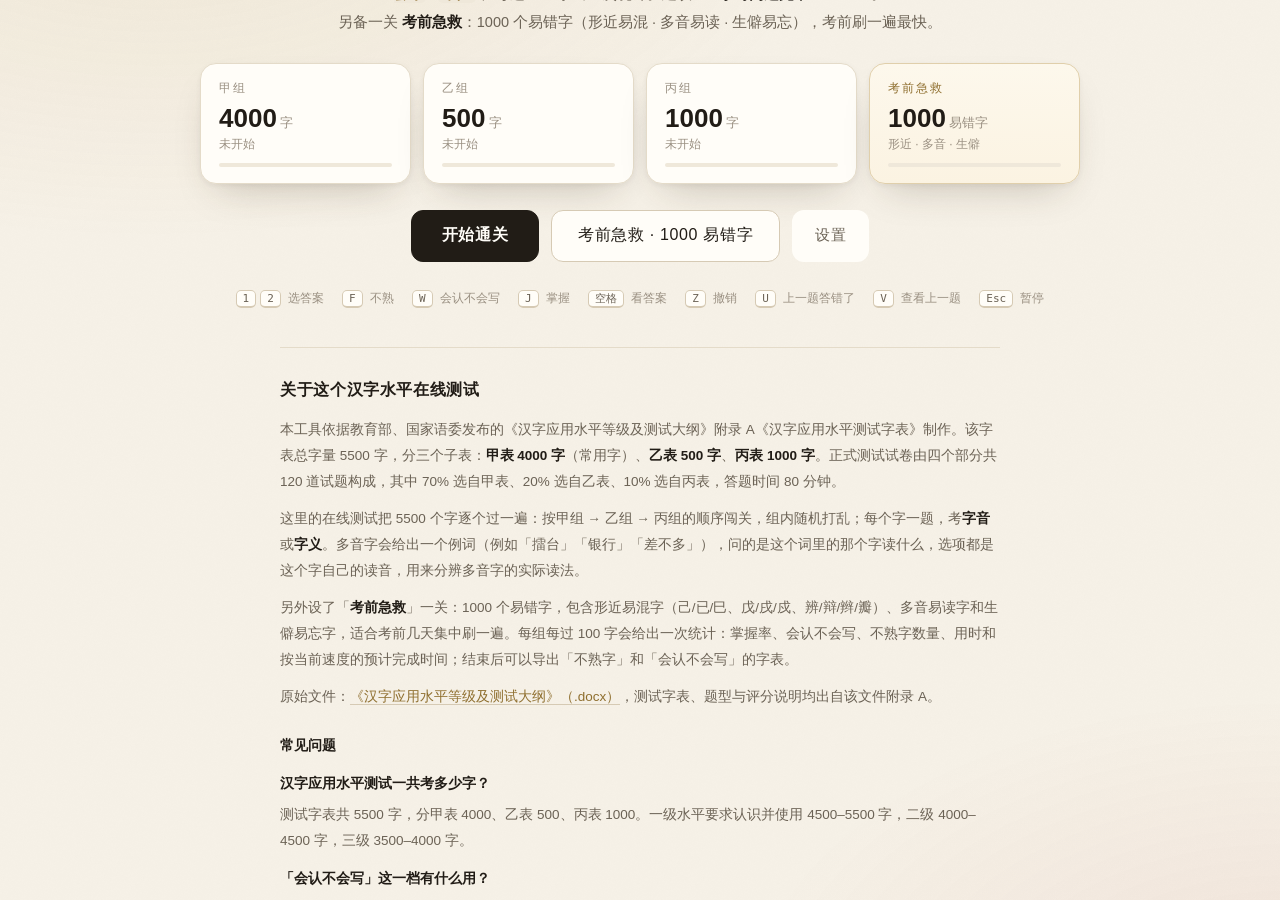
<file: hzc/game.html>
<!DOCTYPE html>
<html lang="zh-CN">
<head>
<meta charset="UTF-8">
<meta name="viewport" content="width=device-width, initial-scale=1">
<meta name="color-scheme" content="light only">
<meta name="supported-color-schemes" content="light only">
<title>汉字应用水平测试 5500字在线测试｜甲/乙/丙表 + 考前急救1000易错字</title>
<meta name="description" content="按《汉字应用水平等级及测试大纲》附录A字表制作的在线测试：甲表4000、乙表500、丙表1000，另设考前急救1000个易错字（形近、多音、生僻）。每字一题考读音或释义，多音字给出例词，自动统计掌握率、不熟字，可导出字表。">
<meta name="keywords" content="汉字应用水平测试,汉字水平测试,5500字,甲表,乙表,丙表,多音字,易错字,错别字,读音测试,在线测试,HZC,普通话,语文">
<meta name="robots" content="index,follow">
<meta name="author" content="Entiesci">
<link rel="canonical" href="https://entiesci.github.io/OnlineTest/hzc/game.html">
<meta property="og:type" content="website">
<meta property="og:site_name" content="汉字应用水平测试 · 5500字通关">
<meta property="og:title" content="汉字应用水平测试 5500字在线测试｜易错字·多音字">
<meta property="og:description" content="甲表4000 / 乙表500 / 丙表1000 逐字测试，另设考前急救1000易错字。每字一题，自动统计掌握率与不熟字。">
<meta property="og:url" content="https://entiesci.github.io/OnlineTest/hzc/game.html">
<meta property="og:locale" content="zh_CN">
<meta name="twitter:card" content="summary">
<script type="application/ld+json">
{
  "@context":"https://schema.org",
  "@type":"WebApplication",
  "name":"汉字应用水平测试 · 5500字通关",
  "url":"https://entiesci.github.io/OnlineTest/hzc/game.html",
  "applicationCategory":"EducationalApplication",
  "operatingSystem":"Web",
  "inLanguage":"zh-CN",
  "description":"依据《汉字应用水平等级及测试大纲》附录A字表，逐字测试甲表4000字、乙表500字、丙表1000字的读音与释义，并提供考前急救1000个易错字。",
  "offers":{"@type":"Offer","price":"0","priceCurrency":"CNY"},
  "featureList":["5500字逐字测试","多音字例词读音","考前急救1000易错字","掌握率统计","不熟字导出"]
}
</script>
<script type="application/ld+json">
{
  "@context":"https://schema.org",
  "@type":"FAQPage",
  "mainEntity":[
    {"@type":"Question","name":"汉字应用水平测试要考多少字？","acceptedAnswer":{"@type":"Answer","text":"《汉字应用水平测试字表》总字量5500字，分甲表4000字、乙表500字、丙表1000字三个子表；正式试卷120题，70%选自甲表、20%选自乙表、10%选自丙表。"}},
    {"@type":"Question","name":"这个在线测试怎么用？","acceptedAnswer":{"@type":"Answer","text":"按甲组→乙组→丙组的顺序逐字出题，每个字一题考读音或释义。想好后点“不熟”“会认不会写”或“掌握”，每过100字给出一次统计，结束后可导出不熟字表。"}},
    {"@type":"Question","name":"多音字怎么考？","acceptedAnswer":{"@type":"Answer","text":"多音字会给出一个例词（如“擂台”），问这个词里的那个字读什么，选项是这个字的不同读音。"}}
  ]
}
</script>
<style>
:root{
  color-scheme: light;
  --bg:#f6f1e7; --panel:#fffdf8; --panel-2:#fffefb; --raise:#f3ecdf;
  --ink:#211c16; --ink-2:#6b6255; --ink-3:#9a9082;
  --line:#e4dbc9; --line-2:#d6cab4;
  --red:#b3402f; --red-soft:#f7e9e5; --red-line:#ecd3cc; --red-ink:#8d3024;
  --green:#3d6b4f; --green-soft:#e9f0ea; --green-line:#a9c4b0; --green-ink:#2c5138;
  --gold:#b08a3e; --gold-2:#8f6f2f;
  --hz:#17130f;
  --hud:rgba(255,253,248,.72); --track:#efe8da; --tick:rgba(255,253,248,.85);
  --yes-bg:#211c16; --yes-fg:#fffdf8; --yes-line:#211c16;
  --opt-bg:#ffffff;
  --shadow:0 18px 40px -18px rgba(60,45,25,.28), 0 2px 6px rgba(60,45,25,.06);
  --modal-shadow:0 30px 70px -20px rgba(40,30,15,.45);
  --glow:rgba(201,163,94,.0);
  --r:20px;
}
html[data-theme="dark"]{
  color-scheme: dark;
  --bg:#100e0b; --panel:#191511; --panel-2:#1f1a15; --raise:#241e18;
  --ink:#ece3d2; --ink-2:#b9ae9a; --ink-3:#877c6a;
  --line:#2b2520; --line-2:#3a322a;
  --red:#d1583f; --red-soft:#2a1a16; --red-line:#4a2a23; --red-ink:#e79b8a;
  --green:#7cae8c; --green-soft:#17241b; --green-line:#3c6449; --green-ink:#a8d4b6;
  --gold:#c9a35e; --gold-2:#d8b26b;
  --hz:#f6eedd;
  --hud:rgba(16,14,11,.72); --track:#241f19; --tick:rgba(16,14,11,.55);
  --yes-bg:#c9a35e; --yes-fg:#1a1510; --yes-line:#c9a35e;
  --opt-bg:#211b15;
  --shadow:0 24px 60px -24px rgba(0,0,0,.85), 0 2px 8px rgba(0,0,0,.35);
  --modal-shadow:0 40px 90px -30px #000;
  --glow:rgba(201,163,94,.14);
}
*{box-sizing:border-box;-webkit-tap-highlight-color:transparent}
html,body{height:100%}
body{
  margin:0; background:var(--bg); color:var(--ink);
  font-family:-apple-system,BlinkMacSystemFont,"Segoe UI","PingFang SC","Microsoft YaHei",sans-serif;
  overflow:hidden; user-select:none;
  transition:background .25s, color .25s;
}
body::before{
  content:""; position:fixed; inset:0; pointer-events:none; z-index:0;
  background:
    radial-gradient(1100px 560px at 12% -12%, rgba(201,163,94,.12) 0%, rgba(201,163,94,0) 62%),
    radial-gradient(900px 520px at 100% 112%, rgba(179,64,47,.08) 0%, rgba(179,64,47,0) 60%);
}
body::after{
  content:""; position:fixed; inset:0; pointer-events:none; z-index:0; opacity:.55;
  background-image:url("data:image/svg+xml,%3Csvg xmlns='http://www.w3.org/2000/svg' width='140' height='140'%3E%3Cfilter id='n'%3E%3CfeTurbulence type='fractalNoise' baseFrequency='.85' numOctaves='3' stitchTiles='stitch'/%3E%3CfeColorMatrix type='saturate' values='0'/%3E%3C/filter%3E%3Crect width='140' height='140' filter='url(%23n)' opacity='.045'/%3E%3C/svg%3E");
}
#app{position:relative; z-index:1; height:100%; display:flex; flex-direction:column}

/* ---------- HUD ---------- */
.hud{
  flex:0 0 auto; display:flex; align-items:center; gap:18px;
  padding:14px 26px; border-bottom:1px solid var(--line);
  background:var(--hud); backdrop-filter:blur(10px);
}
.levels{display:flex; gap:6px}
.lv{
  font-size:13px; letter-spacing:.06em; padding:5px 12px; border-radius:999px;
  border:1px solid var(--line-2); color:var(--ink-3); background:transparent;
  transition:.25s; white-space:nowrap;
}
.lv.on{color:var(--yes-fg); background:var(--yes-bg); border-color:var(--yes-bg)}
.lv.done{color:var(--green-ink); border-color:var(--green-line); background:var(--green-soft)}
.hud-mid{flex:1; min-width:0; display:flex; flex-direction:column; gap:7px}
.hud-row{display:flex; align-items:baseline; justify-content:space-between; gap:12px}
.hud-count{font-size:13px; color:var(--ink-2); font-variant-numeric:tabular-nums}
.hud-count b{color:var(--ink); font-size:15px}
.track{height:7px; border-radius:99px; background:var(--track); overflow:hidden; position:relative}
.track>i{display:block; height:100%; width:0; border-radius:99px; background:linear-gradient(90deg,#8f7a4e,var(--gold-2)); transition:width .35s ease}
.ticks{position:absolute; inset:0; display:flex}
.ticks span{flex:1; border-right:1px solid var(--tick)}
.ticks span:last-child{border:0}
.hud-right{display:flex; align-items:center; gap:16px; font-variant-numeric:tabular-nums}
.stat{text-align:right; line-height:1.15}
.stat .k{font-size:10.5px; color:var(--ink-3); letter-spacing:.12em}
.stat .v{font-size:15px; font-weight:600}
.stat .v small{font-size:11px; font-weight:400; color:var(--ink-3)}
.icon-btn{
  width:34px;height:34px;border-radius:10px;border:1px solid var(--line-2);
  background:var(--panel); color:var(--ink-2); cursor:pointer; font-size:13px;
  display:grid;place-items:center; transition:.2s;
}
.icon-btn:hover{background:var(--raise); color:var(--ink)}

/* ---------- 舞台 ---------- */
.stage{flex:1; display:flex; align-items:center; justify-content:center; padding:18px 26px; min-height:0}
.card{
  width:min(760px,100%); height:min(100%,660px); max-height:100%;
  background:var(--panel);
  border:1px solid var(--line-2); border-radius:var(--r);
  box-shadow:var(--shadow); display:flex; flex-direction:column; overflow:hidden; position:relative;
}
.card::before{
  content:""; position:absolute; inset:0; pointer-events:none;
  background:radial-gradient(600px 300px at 50% 0%, rgba(201,163,94,.06), transparent 70%);
}
.card-top{
  display:flex; align-items:center; justify-content:space-between;
  padding:16px 24px 0; color:var(--ink-3); font-size:12px; letter-spacing:.14em;
}
.tag{border:1px solid var(--line-2); border-radius:999px; padding:3px 10px; letter-spacing:.1em}
.tag.multi{color:var(--gold); border-color:#e3d3ab; background:#fbf6e8}
html[data-theme="dark"] .tag.multi{border-color:#4a3c25; background:#241d12}
.card-body{flex:1; display:flex; flex-direction:column; align-items:center; justify-content:center; gap:6px; padding:8px 24px; min-height:0}
.hz{
  font-family:"Kaiti SC","KaiTi","STKaiti","Kaiti TC","Noto Serif SC","Songti SC",serif;
  font-size:calc(clamp(96px,17vh,190px) * var(--hzscale,1)); line-height:1.05; font-weight:400; letter-spacing:.02em;
  color:var(--hz); text-shadow:0 0 40px var(--glow);
  transition:transform .18s ease, opacity .18s ease;
}
.hz.pop{animation:pop .28s ease}
.hz em{font-style:normal;color:var(--red);text-shadow:0 0 30px rgba(209,88,63,.25)}
.hz.w2{font-size:calc(clamp(96px,17vh,190px) * var(--hzscale,1) * .60)}
.hz.w3{font-size:calc(clamp(96px,17vh,190px) * var(--hzscale,1) * .44)}
.hz.w4{font-size:calc(clamp(96px,17vh,190px) * var(--hzscale,1) * .34)}
@keyframes pop{0%{transform:scale(.94);opacity:.3}100%{transform:scale(1);opacity:1}}
.q{font-size:15px; color:var(--ink-2); letter-spacing:.06em; min-height:22px}
.opts{display:flex; gap:14px; margin-top:16px; width:min(520px,100%)}
.opt{
  flex:1; min-height:66px; border-radius:14px; border:1px solid var(--line-2); background:var(--opt-bg);
  font-size:17px; color:var(--ink); cursor:pointer; display:flex; align-items:center; justify-content:center;
  gap:10px; padding:10px 14px; transition:.16s; font-family:inherit;
}
.opt:hover{border-color:var(--ink-3); background:var(--raise); transform:translateY(-1px)}
.opt .kk{font-size:11px; color:var(--ink-3); border:1px solid var(--line); border-radius:6px; padding:1px 6px}
.opt.right{background:var(--green-soft); border-color:var(--green-line); color:var(--green-ink)}
.opt.wrong{background:var(--red-soft); border-color:var(--red-line); color:var(--red-ink)}
.reveal{
  margin-top:14px; min-height:44px; text-align:center; color:var(--ink-2); font-size:14px;
  opacity:0; transform:translateY(4px); transition:.2s; line-height:1.7; max-width:560px;
}
.reveal.on{opacity:1; transform:none}
.reveal .py{font-size:24px; color:var(--gold); letter-spacing:.05em; font-family:"Times New Roman",Georgia,serif}
.reveal .gl{color:var(--ink-2)}
.reveal .more{color:var(--ink-3); font-size:12.5px}

/* ---------- 底部按钮 ---------- */
.actions{
  flex:0 0 auto; display:flex; gap:14px; padding:0 26px 22px; align-items:center; justify-content:center;
}
.act{
  flex:0 1 224px; height:64px; border-radius:16px; font-size:18px; letter-spacing:.08em;
  cursor:pointer; border:1px solid var(--line-2); background:var(--panel); color:var(--ink);
  display:flex; align-items:center; justify-content:center; gap:10px; transition:.16s; font-family:inherit;
  box-shadow:0 2px 0 rgba(60,45,25,.05);
}
.act:hover{transform:translateY(-1px); background:var(--raise)}
.act:active{transform:translateY(0)}
.act .kk{font-size:11px; color:var(--ink-3); border:1px solid var(--line); border-radius:6px; padding:1px 7px}
.act.no{color:var(--red-ink); border-color:var(--red-line); background:var(--red-soft)}
.act.no:hover{background:var(--red-soft); filter:brightness(.97)}
.act.yes{color:var(--yes-fg); background:var(--yes-bg); border-color:var(--yes-line); font-weight:600}
.act.yes:hover{background:var(--yes-bg); filter:brightness(1.08)}
.act.yes .kk{color:var(--yes-fg); opacity:.55; border-color:currentColor}
.act.prev{
  flex:0 0 132px; height:52px; font-size:12.5px; letter-spacing:.02em;
  color:var(--ink-3); background:transparent; border-style:dashed; box-shadow:none;
}
.act.prev:hover{color:var(--red-ink); border-color:var(--red-line); background:transparent}

/* ---------- 上一题旁栏 ---------- */
.peek{
  position:fixed; right:26px; top:50%; z-index:45; width:296px; padding:22px 22px 20px;
  background:var(--panel); border:1px solid var(--line-2); border-radius:18px;
  box-shadow:var(--modal-shadow);
  transform:translate(calc(100% + 60px),-50%); transition:transform .3s cubic-bezier(.2,.8,.3,1);
}
.peek.on{transform:translate(0,-50%)}
.peek .ph{font-size:11px; letter-spacing:.16em; color:var(--ink-3); display:flex; justify-content:space-between; align-items:center}
.peek .phz{
  font-family:"Kaiti SC","KaiTi","STKaiti","Noto Serif SC",serif;
  font-size:92px; line-height:1.1; text-align:center; margin:8px 0 2px; color:var(--hz);
}
.peek .pq{text-align:center; font-size:12.5px; color:var(--ink-3); letter-spacing:.06em}
.peek .pa{margin-top:12px; text-align:center; font-size:13.5px; line-height:1.65; color:var(--ink-2); min-height:44px}
.peek .pa .py{display:block; color:var(--gold); font-size:21px; font-family:"Times New Roman",Georgia,serif; letter-spacing:.04em}
.peek .pa .more{display:block; color:var(--ink-3); font-size:11.5px; margin-top:2px}
.peek .pm{margin-top:14px; padding-top:12px; border-top:1px dashed var(--line); font-size:12.5px; color:var(--ink-3); display:flex; justify-content:space-between; align-items:center}
.peek .pm b{font-size:13.5px; font-weight:600}
.peek .pm b.k1{color:var(--yes-fg); background:var(--yes-bg); padding:2px 8px; border-radius:6px}
.peek .pm b.k2{color:var(--gold-2); border:1px solid #e0cfab; background:#fdfaf2; padding:2px 8px; border-radius:6px}
.peek .pm b.k0{color:var(--red-ink); border:1px solid var(--red-line); background:var(--red-soft); padding:2px 8px; border-radius:6px}
html[data-theme="dark"] .peek .pm b.k2{color:var(--gold); border-color:#4a3c25; background:#221b11}
.act.prev .kk{border-color:currentColor; opacity:.7}
.act.recog{color:var(--gold-2); border-color:#e0cfab; background:#fdfaf2}
.act.recog:hover{background:#f8f1e0}
.act.recog .kk{color:var(--gold-2); border-color:#e0cfab}
html[data-theme="dark"] .act.recog{color:var(--gold); border-color:#4a3c25; background:#221b11}
html[data-theme="dark"] .act.recog:hover{background:#2a2115}
html[data-theme="dark"] .act.recog .kk{color:var(--gold); border-color:#4a3c25}

/* ---------- 遮罩 / 弹窗 ---------- */
.mask{
  position:fixed; inset:0; z-index:50; background:rgba(20,14,8,.42); backdrop-filter:blur(3px);
  display:flex; align-items:center; justify-content:center; padding:24px; opacity:0; pointer-events:none; transition:.2s;
}
html[data-theme="dark"] .mask{background:rgba(6,5,4,.72)}
.mask.on{opacity:1; pointer-events:auto}
.modal{
  width:min(620px,100%); max-height:86vh; overflow:auto; background:var(--panel); border-radius:22px;
  border:1px solid var(--line-2); box-shadow:var(--modal-shadow); padding:30px 32px 26px;
  transform:translateY(10px) scale(.99); transition:.22s;
}
.mask.on .modal{transform:none}
.m-title{font-size:22px; font-weight:600; letter-spacing:.03em; margin:0 0 4px}
.m-sub{color:var(--ink-3); font-size:13px; margin-bottom:20px; letter-spacing:.05em}
.big-num{display:flex; align-items:baseline; gap:8px; margin:6px 0 18px}
.big-num b{font-size:52px; font-weight:600; letter-spacing:-.02em; font-variant-numeric:tabular-nums; color:var(--gold)}
.big-num span{color:var(--ink-3); font-size:13px}
.grid{display:grid; grid-template-columns:repeat(3,1fr); gap:12px; margin:0 0 18px}
.cell{border:1px solid var(--line); border-radius:14px; padding:12px 14px; background:var(--panel-2)}
.cell .k{font-size:11px; color:var(--ink-3); letter-spacing:.1em; margin-bottom:4px}
.cell .v{font-size:19px; font-weight:600; font-variant-numeric:tabular-nums}
.cell .v small{font-size:11px; font-weight:400; color:var(--ink-3)}
.row{display:flex; justify-content:space-between; font-size:13.5px; color:var(--ink-2); padding:7px 0; border-bottom:1px dashed var(--line)}
.row:last-child{border:0}
.row b{color:var(--ink); font-variant-numeric:tabular-nums}
.chips{display:flex; flex-wrap:wrap; gap:8px; margin:10px 0 4px; max-height:150px; overflow:auto}
.chip{
  font-family:"Kaiti SC","KaiTi",serif; font-size:22px; line-height:1; padding:8px 10px; border-radius:9px;
  background:var(--red-soft); color:var(--red-ink); border:1px solid var(--red-line);
}
.chip.gold{background:#fbf3e2; color:var(--gold-2); border-color:#e8d6ae}
html[data-theme="dark"] .chip.gold{background:#241d12; color:var(--gold); border-color:#4a3c25}
.m-actions{display:flex; gap:10px; margin-top:22px; justify-content:flex-end; flex-wrap:wrap}
.btn{
  height:46px; padding:0 22px; border-radius:12px; border:1px solid var(--line-2); background:var(--panel);
  font-size:15px; cursor:pointer; font-family:inherit; color:var(--ink); transition:.16s; letter-spacing:.04em;
}
.btn:hover{background:var(--raise)}
.btn.primary{background:var(--yes-bg); color:var(--yes-fg); border-color:var(--yes-line); font-weight:600}
.btn.primary:hover{filter:brightness(1.08)}
.btn.ghost{border-color:transparent; color:var(--ink-2)}

/* ---------- 首页 ---------- */
.home{flex:1; display:flex; align-items:center; justify-content:center; padding:24px; overflow:auto}
.home-inner{width:min(880px,100%); text-align:center; padding:10px 0}
.seal{
  width:56px;height:56px;border-radius:12px;background:var(--red);color:#fff5ef;display:grid;place-items:center;
  font-family:"Kaiti SC","KaiTi",serif;font-size:26px;margin:0 auto 18px;box-shadow:0 10px 24px -10px rgba(179,64,47,.75);
}
h1{font-size:clamp(26px,3.4vw,40px); font-weight:600; letter-spacing:.04em; margin:0 0 10px}
.home .lead{color:var(--ink-2); font-size:14.5px; line-height:1.9; margin:0 auto 26px; max-width:620px}
.home .lead b{color:var(--ink)}
.home .lead code{background:var(--track); color:var(--gold-2); padding:1px 6px; border-radius:5px; font-size:13px}
.lv-cards{display:grid; grid-template-columns:repeat(4,1fr); gap:12px; margin:0 0 26px; text-align:left}
.lvc.cram{border-color:#e0cfab; background:linear-gradient(180deg,#fdf8ec,#fbf3e2)}
html[data-theme="dark"] .lvc.cram{border-color:#4a3c25; background:linear-gradient(180deg,#221b11,#1d1710)}
.lvc.cram .n{color:var(--gold-2)}
.lvc{border:1px solid var(--line); border-radius:16px; padding:16px 18px; background:var(--panel); box-shadow:var(--shadow)}
.lvc .n{font-size:12px; color:var(--ink-3); letter-spacing:.16em}
.lvc .c{font-size:26px; font-weight:600; margin:6px 0 2px; font-variant-numeric:tabular-nums}
.lvc .d{font-size:12px; color:var(--ink-3)}
.lvc .bar{height:4px; border-radius:99px; background:var(--track); margin-top:10px; overflow:hidden}
.lvc .bar i{display:block;height:100%;background:var(--green);width:0}
.home-actions{display:flex; gap:12px; justify-content:center; flex-wrap:wrap}
.keys{display:flex; gap:18px; justify-content:center; flex-wrap:wrap; margin-top:28px; color:var(--ink-3); font-size:12px}
.keys kbd{border:1px solid var(--line-2); border-bottom-width:2px; border-radius:5px; padding:1px 6px; background:var(--panel); color:var(--ink-2); font-size:11px; margin-right:4px}
.about{max-width:720px; margin:40px auto 0; padding-top:26px; border-top:1px solid var(--line); text-align:left; color:var(--ink-2); font-size:13.5px; line-height:1.95}
.about h2{font-size:16px; color:var(--ink); letter-spacing:.04em; margin:0 0 12px; font-weight:600}
.about h3{font-size:14px; color:var(--ink); margin:22px 0 8px; font-weight:600}
.about p{margin:0 0 10px}
.about b{color:var(--ink)}
.about .faq{margin:0}
.about dt{color:var(--ink); font-weight:600; margin-top:12px; font-size:13.5px}
.about dd{margin:4px 0 0; color:var(--ink-2)}
.about a{color:var(--gold-2); text-decoration:none; border-bottom:1px solid var(--line-2)}
.about a:hover{color:var(--gold)}

/* ---------- toast ---------- */
#toast{
  position:fixed; left:50%; top:18px; transform:translate(-50%,-16px); z-index:80;
  background:var(--yes-bg); color:var(--yes-fg); padding:9px 18px; border-radius:99px; font-size:13px;
  opacity:0; pointer-events:none; transition:.22s; letter-spacing:.04em; font-weight:600;
}
#toast.on{opacity:1; transform:translate(-50%,0)}
.hide{display:none !important}
@media (max-width:720px){
  .hud{padding:10px 14px; gap:10px; flex-wrap:wrap}
  .hud-right .stat.opt-only{display:none}
  .stage{padding:10px}
  .actions{padding:0 12px 14px; gap:8px; flex-wrap:wrap}
  .act{height:56px; font-size:14px; flex:1 1 30%}
  .act.prev{flex:0 0 100%; height:44px; font-size:13px; order:2}
  .lv-cards{grid-template-columns:1fr}
  .grid{grid-template-columns:repeat(2,1fr)}
}

</style>
</head>
<body>
<div id="app">

  <!-- ================= 首页 ================= -->
  <div class="home" id="home">
    <div class="home-inner">
      <div class="seal">字</div>
      <h1>汉字应用水平测试 · 5500 字通关</h1>
      <p class="lead">
        依据《汉字应用水平等级及测试大纲》附录 A 字表，按 <b>甲表 4000 → 乙表 500 → 丙表 1000</b> 的顺序闯关，
        组内随机打乱。每个字一道题，考 <b>字音</b> 或 <b>字义</b>；想好后点下方 <code>不熟</code> / <code>会认不会写</code> / <code>掌握</code>，
        每过 100 字出一次统计。建议：<b>4 小时内过完甲组 + 乙组</b>。<br>
        另备一关 <b>考前急救</b>：1000 个易错字（形近易混 · 多音易读 · 生僻易忘），考前刷一遍最快。
      </p>
      <div class="lv-cards" id="lvCards"></div>
      <div class="home-actions">
        <button class="btn primary" id="btnStart" style="height:52px;padding:0 30px;font-size:16px">开始通关</button>
        <button class="btn" id="btnCram" style="height:52px;padding:0 26px;font-size:16px">考前急救 · 1000 易错字</button>
        <button class="btn ghost" id="btnSettings" style="height:52px">设置</button>
      </div>
      <div class="keys">
        <span><kbd>1</kbd><kbd>2</kbd> 选答案</span>
        <span><kbd>F</kbd> 不熟</span>
        <span><kbd>W</kbd> 会认不会写</span>
        <span><kbd>J</kbd> 掌握</span>
        <span><kbd>空格</kbd> 看答案</span>
        <span><kbd>Z</kbd> 撤销</span>
        <span><kbd>U</kbd> 上一题答错了</span>
        <span><kbd>V</kbd> 查看上一题</span>
        <span><kbd>Esc</kbd> 暂停</span>
      </div>

      <section class="about">
        <h2>关于这个汉字水平在线测试</h2>
        <p>本工具依据教育部、国家语委发布的《汉字应用水平等级及测试大纲》附录 A《汉字应用水平测试字表》制作。该字表总字量 5500 字，分三个子表：<b>甲表 4000 字</b>（常用字）、<b>乙表 500 字</b>、<b>丙表 1000 字</b>。正式测试试卷由四个部分共 120 道试题构成，其中 70% 选自甲表、20% 选自乙表、10% 选自丙表，答题时间 80 分钟。</p>
        <p>这里的在线测试把 5500 个字逐个过一遍：按甲组 → 乙组 → 丙组的顺序闯关，组内随机打乱；每个字一题，考<b>字音</b>或<b>字义</b>。多音字会给出一个例词（例如「擂台」「银行」「差不多」），问的是这个词里的那个字读什么，选项都是这个字自己的读音，用来分辨多音字的实际读法。</p>
        <p>另外设了「<b>考前急救</b>」一关：1000 个易错字，包含形近易混字（己/已/巳、戊/戌/戍、辨/辩/辫/瓣）、多音易读字和生僻易忘字，适合考前几天集中刷一遍。每组每过 100 字会给出一次统计：掌握率、会认不会写、不熟字数量、用时和按当前速度的预计完成时间；结束后可以导出「不熟字」和「会认不会写」的字表。</p>
        <p>原始文件：<a href="./47642063-4b19-4c42-b1cf-c79ede428c5c.docx" download="汉字应用水平等级及测试大纲.docx">《汉字应用水平等级及测试大纲》（.docx）</a>，测试字表、题型与评分说明均出自该文件附录 A。</p>
        <h3>常见问题</h3>
        <dl class="faq">
          <dt>汉字应用水平测试一共考多少字？</dt>
          <dd>测试字表共 5500 字，分甲表 4000、乙表 500、丙表 1000。一级水平要求认识并使用 4500–5500 字，二级 4000–4500 字，三级 3500–4000 字。</dd>
          <dt>「会认不会写」这一档有什么用？</dt>
          <dd>汉字应用水平测试的第四部分是汉字书写填空，会认但写不出是常见失分点。单独标记这一档，可以统计出「认得但提笔忘字」的字，集中练习书写。</dd>
          <dt>成绩会保存吗？</dt>
          <dd>会。进度和成绩保存在浏览器本地，关掉页面再打开可以接着做；换浏览器或清理浏览器数据后会丢失，建议做完导出字表。</dd>
          <dt>手机上能用吗？</dt>
          <dd>可以，页面自适应手机屏幕，触屏点按钮即可。</dd>
        </dl>
      </section>
    </div>
  </div>

  <!-- ================= 答题 ================= -->
  <div id="play" class="hide" style="flex:1;display:flex;flex-direction:column;min-height:0">
    <div class="hud">
      <div class="levels" id="levels"></div>
      <div class="hud-mid">
        <div class="hud-row">
          <div class="hud-count"><b id="cNow">0</b> / <span id="cAll">0</span> 字</div>
          <div class="hud-count" id="pace">—</div>
        </div>
        <div class="track"><i id="bar"></i><div class="ticks" id="ticks"></div></div>
      </div>
      <div class="hud-right">
        <div class="stat opt-only"><div class="k">用时</div><div class="v" id="clock">00:00</div></div>
        <div class="stat"><div class="k">掌握率</div><div class="v" id="rate">—</div></div>
        <button class="icon-btn" id="btnTheme" title="切换主题">☾</button>
        <button class="icon-btn" id="btnStat" title="统计">▤</button>
        <button class="icon-btn" id="btnPause" title="暂停">❙❙</button>
      </div>
    </div>

    <div class="stage">
      <div class="card">
        <div class="card-top">
          <span id="cardLv">甲组 · 第 1 关</span>
          <span class="tag" id="tag">读音</span>
        </div>
        <div class="card-body">
          <div class="hz" id="hz">一</div>
          <div class="q" id="q">这个字读什么？</div>
          <div class="opts hide" id="opts">
            <button class="opt" data-i="0"><span class="kk">1</span><span class="ot"></span></button>
            <button class="opt" data-i="1"><span class="kk">2</span><span class="ot"></span></button>
          </div>
          <div class="reveal" id="reveal"></div>
        </div>
      </div>
    </div>

    <div class="actions">
      <button class="act prev" id="btnUndo">撤销 <span class="kk">Z</span></button>
      <button class="act prev" id="btnPrev">答错了 <span class="kk">U</span></button>
      <button class="act prev" id="btnPeek">看上一题 <span class="kk">V</span></button>
      <button class="act no" id="btnNo">不熟 <span class="kk">F</span></button>
      <button class="act recog" id="btnRecog">会认不会写 <span class="kk">W</span></button>
      <button class="act yes" id="btnYes">掌握 <span class="kk">J</span></button>
    </div>

    <aside class="peek" id="peek">
      <div class="ph"><span>上一题</span><span id="peekLv" style="opacity:.7"></span></div>
      <div class="phz" id="peekHz">—</div>
      <div class="pq" id="peekQ"></div>
      <div class="pa" id="peekA"></div>
      <div class="pm"><span>当时标记</span><b id="peekMark">—</b></div>
      <button class="btn" id="peekClose" style="width:100%;margin-top:16px;height:40px">关闭 <span style="opacity:.6;font-size:12px">V / Esc</span></button>
    </aside>
  </div>
</div>

<div class="mask" id="mask"><div class="modal" id="modal"></div></div>
<div id="toast"></div>

<script>
/* ==================================================================
   数据：__DATA__
   ================================================================== */
const DATA = {"chars":"一乙二十丁厂七卜八人入儿匕几九刁了刀力乃又三干于亏工土士才下寸大丈与万上小口山巾千乞川亿个夕久么勺凡丸及广亡门丫义之尸己已巳弓子卫也女刃飞习叉马乡幺丰王开井天夫元无韦云专丐扎廿艺木五支厅卅不犬太区历歹友尤厄匹车巨牙屯戈比互切瓦止少曰日中贝冈内水见午牛手气毛壬升夭长仁什片仆化仇币仍仅斤爪反介父从仑今凶分乏公仓月氏勿欠风丹匀乌勾凤六文亢方火为斗忆计订户讣认冗讥心尹尺引丑巴孔队办以允予邓劝双书毋幻玉刊未末示击打巧正扑卉扒功扔去甘世艾古节本术札可丙左厉石右布夯戊龙平灭轧东卡北占凸卢业旧帅归旦目且叶甲申叮电号田由只叭史央叱兄叽叼叫叩叨另叹冉皿凹囚四生矢失乍禾仨丘仕付仗代仙仟们仪白仔他斥瓜乎丛令用甩印尔乐句匆册卯犯外处冬鸟务包饥主市立冯玄闪兰半汁汀汇头汉宁穴它讨写让礼讪训议必讯记永司尼民弗弘出阡辽奶奴召加皮边孕发圣对台矛纠驭母幼丝匡邦式迂刑邢戎动扛寺吉扣考托圳老巩圾执扩扪扫地场扬耳芋共芍芒亚芝朽朴机权过亘臣吏再协西压厌戌在百有存而页匠夸夺灰达戍列死成夹夷轨邪尧划迈毕至此贞师尘尖劣光当早吁吐吓旯曳虫曲团吕同吊吃因吸吗吆屿屹岁帆回岂则刚网肉年朱先丢廷舌竹迁乔迄伟传乒乓休伍伎伏优臼伐延仲件任伤价伦份华仰仿伙伪自伊血向似后行舟全会杀合兆企众爷伞创肌肋朵杂危旬旨旮旭负犷匈名各多凫争色壮冲妆冰庄庆亦刘齐交衣次产决亥充妄闭问闯羊并关米灯州汗污江汕汲汛池汝汤忏忙兴宇守宅字安讲讳讴军讶祁讷许讹论讼农讽设访诀寻那迅尽导异弛阱阮孙阵阳收阪阶阴防丞奸如妇妃好她妈戏羽观牟欢买红驮纤驯约级纪驰纫巡寿弄麦玖玛形进戒吞远违韧运扶抚坛技坏抠扰扼拒找批址扯走抄贡汞坝攻赤折抓扳抡扮抢孝坎均坞抑抛投坟坑抗坊抖护壳志块抉扭声把报拟却抒劫芙芜苇邯芸芽花芹芥芬苍芳严芦芯劳克芭苏杆杠杜材村杖杏杉巫极杞李杨杈求忑甫匣更束吾豆两酉丽医辰励否还尬歼来连轩忐步卤坚肖旱盯呈时吴助县里呆吱吠呕园旷围呀吨足邮男困吵串员呐听吟吩呛吻吹呜吭吧邑吼囤别吮岖岗帐岚财囵囫针钉钊牡告我乱利秃秀私每兵邱估体何佐佑但伸佃作伯伶佣低你住位伴身皂伺佛囱近彻役彷返余希坐谷妥含邻岔肝肛肚肘肠龟甸免狂犹狈狄角删鸠条彤卵灸岛邹刨饨迎饪饭饮系言冻状亩况亨床库庇疗吝应这冷庐序辛弃冶忘闰闲间闷羌判兑灶灿灼弟汪沐沛汰沥沏沙汽沃沂沦汹汾泛沧没沟沪沈沉沁怀忧忡怅忱快完宋宏牢究穷灾良证启评补初社祀诅识诈诉罕诊词诏译君灵即层屁尿尾迟局改张忌际陆阿孜陇陈阻附坠妩妓妙妊妖姊妨妒妞努邵忍劲矣鸡纬纭驱纯纱纲纳驳纵纶纷纸纹纺驴纽奉玩环武青责现玫表盂规抹卦坷坯拓拢拔坪抨拣拈坦担坤押抻抽拐拖者拍顶拆拎拥抵拘势抱拄垃拉拦幸拌拧抿拂拙招坡披拨择抬拇坳拗其取茉苦苯昔苛若茂苹苫苗英苓苟苑苞范直茁茄茎苔茅枉林枝杯枢柜枇杳枚析板松枪枫构杭杰述枕杷丧或画卧事刺枣雨卖郁矾矿码厕奈奔奇奄奋态欧殴垄妻轰顷转斩轮软到非叔歧肯齿些卓虎虏肾贤尚旺具昙味果昆国哎咕昌呵咂畅呸明易咙昂迪典固忠咀呻咒咋咐呱呼咚鸣咆咛咏呢咄咖岸岩帖罗帜帕岭迥岷凯败账贩贬购贮图钓制知迭氛垂牦牧物乖刮秆和季委秉佳侍岳佬供使佰例侠侥版侄侦侣侃侧凭侨佩货侈佼依佯帛卑的迫质欣征往爬彼径所舍金刽刹命肴斧怂爸采觅受乳贪念贫忿瓮肤肺肢肿胀朋股肮肪肥服胁周剁昏鱼兔狐忽狗狞咎备炙饯饰饱饲冽变京享庞店夜庙府底疟疙疚疡剂卒郊庚废净妾盲放刻育氓闸闹郑券卷单炬炖炒炊炕炎炉沫浅法泄沽河沾泪沮油泊沿泡注泣泞泻泌泳泥沸泓沼波泼泽治怔怯怵怖怦性怕怜怪怡学宝宗定宠宜审宙官空帘穹宛实试郎诗肩房诙诚衬衫衩视祈诛话诞诡询诣诤该详诧建肃录隶帚屉居届刷屈弧弥弦承孟陋陌孤陕降函限妹姑姐姓姗妮始姆虱迢驾叁参艰线练组绅细驶织驹终驻绊驼绍驿绎经贯契贰奏春帮珑玷珀珍玲珊玻毒型拭挂封持拷拱项垮挎城挟挠政赴赵赳挡拽哉挺括郝垢拴拾挑垛指垫挣挤拼挖按挥挪垠拯某甚荆茸革茜茬荐巷荚带草茧茵茴荞茯荟茶荠荒茫荡荣荤荧故胡荫茹荔南药标栈柑枯柯柄栋相查柚柏栅柳柱柿栏柠枷树勃要柬咸威歪研砖厘厚砌砂泵砚砍面耐耍奎耷牵鸥残殃殆轱轳轴轶轻鸦皆毖韭背战点虐临览竖省削尝昧盹是盼眨哇哄哑显冒映星昨咧昵昭畏趴胃贵界虹虾虽蚁思蚂盅品咽骂勋哗咱响哈哆咬咳咩咪咤哪哟峙炭峡罚贱贴贻骨幽钙钝钞钟钢钠钥钦钧钩钮卸缸拜看矩毡氟氢怎牲选适秕秒香种秋科重复竿笃段便俩贷顺修俏保促俄俐侮俭俗俘信皇泉鬼侵禹侯追俑俊盾待徊衍律很须叙俞剑逃食盆胚胧胆胜胞胖脉胎匍勉狭狮独狰狡狩狱狠贸怨急饵饶蚀饷饺饼峦弯孪将奖哀亭亮度奕迹庭疮疯疫疤咨姿亲音彦飒帝施闺闻闽阀阁差养美姜迸叛送类迷籽娄前酋首逆兹总炳炼炽炯炸烁炮炫烂剃洼洁洪洒柒浇浊洞测洗活涎派洽染洛浏济洋洲浑浒浓津恃恒恢恍恬恤恰恼恨举觉宣宦室宫宪突穿窃客诫冠诬语扁袄祖神祝祠误诱诲说诵郡垦退既屋昼咫屏屎费陡逊眉孩陛陨除险院娃姥姨姻娇姚姣姘娜怒架贺盈勇怠癸蚤柔矜垒绑绒结绕骄绘给绚绛骆络绝绞骇统耕耘耗耙艳泰秦珠班素匿蚕顽盏匪捞栽埔捕埂捂振载赶起盐捎捍捏埋捉捆捐损袁捌都哲逝捡挫捋换挽挚热恐捣壶捅埃挨耻耿耽聂荸恭莽莱莲莫莉莓荷获晋恶莎莹莺真框梆桂桔栖档桐株桥桦栓桃桅格桩校核样根索哥速逗栗贾酌配翅辱唇夏砸砰砾础破原套逐烈殊殉顾轼轿较顿毙致柴桌虔虑监紧逍党逞晒眩眠晓哮唠鸭晃哺晌剔晏晕蚌蚜畔蚣蚊蚪蚓哨哩圃哭哦恩盎鸯唤唁哼唧啊唉唆罢峭峨峰圆峻贼贿赂赃钱钳钵钻钾铀铁铂铃铅铆缺氦氧氨特牺造乘敌秫秤租积秧秩称秘透笔笑笋笆倩债借值倚俺倾倒倘俱倡候赁倪俯倍倦健臭射躬息倔徒徐殷舰舱般航途拿釜耸爹舀爱豺豹颁颂翁胯胰胱胭脍脆脂胸胳脏脐胶脑朕脓玺逛狸狼卿逢鸵留袅鸳皱饿馁凌凄挛恋桨浆衰衷高郭席准座症病疾斋疹疼疲痉脊效离紊唐凋瓷资凉站剖竞部旁旅畜阅羞羔恙瓶拳粉料益兼朔郸烤烘烦烧烛烟烙递涛浙涝浦酒涟涉娑消涓涡浩海涂浴浮涣涤流润涧涕浪浸涨烫涩涌悖悟悄悍悔悯悦害宽家宵宴宾窍窄容窈剜宰案请朗诸诺读扇诽袜袒袖袍被祥课冥谁调冤谅谆谈谊剥恳展剧屑弱陵祟陶陷陪姬娠娱娟恕娥娩娴娘娓通能难预桑骋绢绣验继骏彗球琐理琉琅捧堵措描域捺掩捷排焉掉捶赦堆推埠掀授捻教掏掐掠掂掖培接掷掸控探据掘掺职基聆勘聊娶著菱勒黄菲萌萝菌萎菜萄菊萃菩萍菠菅萤营乾萧萨菇械彬梦梵婪梗梧梢梅检梳梯桶梭救啬曹副票酝酗厢戚硅硕硌奢盔爽聋龚袭盛匾雪辅辆堑颅虚彪雀堂常眶匙晤晨眺睁眯眼眸悬野啪啦曼晦冕晚啄啡畦距趾啃跃跄略蛆蚱蚯蛉蛀蛇唬累鄂唱患啰唾唯啤啥啕啸崖崎崭逻帼崔帷崩崇崛赈婴赊圈铐铛铝铜铡铭铮铲银矫甜秸梨犁秽移笨笼笛笙符笠第笤敏做偕袋悠偿偶偎傀偷您售停偏躯皑兜皎假衅徘徙得衔盘舶船舷舵斜盒鸽敛悉欲彩领脚脖脯豚脸脱匐象够逸猜猪猎猫凰猖猝猕猛祭馄馅馆凑减毫孰烹庶麻庵痔痊痒痕廊康庸鹿盗章竟商旌族旋望率阉阎阐着羚盖眷粘粗粕粒断剪兽焊焕烽焖清添鸿淋淅涯淹渠渐淑淌混淮淆渊淫渔淘淳液淤淡淀深涮涵婆梁渗情惜惭悼惧惕悸惟惆惊惦悴惋惨惯寇寅寄寂宿窒窑窕密谋谍谎谏扈谐谑裆袱祷祸谒谓谗谚谜逮敢尉屠弹隋堕随蛋隅隆隐婊娼婢婚婶婉颇颈翌恿绩绪续骑绰绳维绵绷绸综绽绿缀巢琵琴琶琪瑛琳琦琢琥靓琼斑替揍款堪塔搭堰揩越趁趋超揽堤提揖博揭喜彭揣插揪搜煮援搀裁搁搓搂搅壹握搔揉斯期欺联葫散惹葬募葛董葡敬葱蒋蒂落韩朝辜葵棒棱棋椰植森焚椅椒棵棍椎棉棚棕棺榔椭惠惑逼粟棘酣酥厨厦硬硝确硫雁殖裂雄颊雳雯暂辍雅翘辈悲紫凿辉敞棠赏掌晴睐暑最晰量鼎喷喳晶喇遇喊喱遏晾景畴践跋跌跚跑跛遗蛙蛐蛔蛛蜓蜒蛤蛟喝鹃喂喘喉喻啼喧嵌幅帽赋赌赎赐赔黑铸铺链铿销锁锄锅锈锉锋锌锐甥掣掰短智氮毯毽氯犊鹅剩稍程稀黍税筐等筑策筛筒筏筵答筋筝傣傲傅牌堡集焦傍储皓皖粤奥遁街惩御徨循艇舒逾番释禽舜貂腈腊腌腆脾腋腑腔腕鲁猩猬猾猴飓惫然馈馋装蛮就敦斌痣痘痞痢痪痛童竣阑阔善翔羡普粪尊奠道遂曾焰焙湛港滞湖湘渣渤渺湿温渴溃湍溅滑湃渝湾渡游滋渲溉愤慌惰惺愕惴愣惶愧愉慨割寒富寓窜窝窖窗窘寐扉遍雇裕裤裙禅禄谢谣谤谦遐犀属屡强粥疏隔隙隘媒絮嫂媛婷媚婿登缅缆缉缎缓缔缕骗编骚缘瑟鹉瑞瑰瑜瑕遨瑙魂肆摄摸填搏塌摁鼓摆携蜇搬摇搞塘搪摊聘斟蒜勤靴靶鹊蓝墓幕蓓蓖蓟蓬蓑蒿蓄蒲蓉蒙颐蒸献楔椿楠禁楂楚楷榄想槐槌榆楼概楣椽裘赖甄酪酬感碍碘碑硼碉碎碰碗碌鹌尴雷零雾雹辐辑输督频龄鉴睛睹睦瞄睫睡睬嘟嗜嗑鄙嗦愚暖盟煦歇暗暇照畸跨跷跳跺跪路跤跟遣蜈蜗蛾蜂蜕蛹嗣嗯嗅嗡嗨嗤嗓署置罪罩蜀幌嵩错锚锡锣锤锥锦锨锭键锯锰矮辞稚稠颓愁筹签简筷毁舅鼠催傻像躲魁衙微愈遥腻腰腼腥腮腹腺鹏腾腿鲍猿颖飕触解遛煞雏馍馏酱鹑禀痱痹廓痴痰廉裔靖新韵意雍阙誊粮数煎塑慈煤煌满漠滇源滤滥滔溪溜漓滚溢溯滨溶滓溺粱滩慑慎誉塞寞窥窟寝谨裱褂裸福谬群殿辟障媳嫉嫌嫁叠缚缝缠缤剿静碧瑶璃赘熬韬髦墙墟撂嘉摧赫截誓境摘摔撇聚蔫蔷慕暮摹蔓蔑蔡蔗蔽蔼熙蔚兢榛模槛榻榭榴榜榨榕歌遭酵酷酿酸厮碟碴碱碳磋磁愿臧殡需霆辕辖辗翡雌龈睿裳颗瞅墅嘈嗽嘁嘎踉踊蜻蜡蝈蝇蜘蝉螂蜢嘘嘛嘀幔赚骷锹锻锵镀舞舔稳熏箍箕算箩管箫毓舆僚僧鼻魄魅貌膜膊膀鲜疑孵馒裹敲豪膏塾遮腐瘩瘟瘦廖辣彰竭韶端旗精粼粹粽歉弊熄熔煽潇漆漱漂漫滴漩漾演漏慢慷寨赛寡察蜜寥谭肇褐褪谱隧嫩嫖嫦嫡翟翠熊凳骡缨缩慧撵撕撒撅撩趣趟撑撮撬播擒墩撞撤增撰聪鞋鞍蕉蕊蔬蕴横槽樱樊橡樟橄敷豌飘醋醇醉磕磊磅碾震霄霉辘瞌瞒题暴瞎瞑嘻噎嘶嘲嘹影踢踏踩踮踪蝶蝴蝠蝎蝌蝗蝙噗嘿噢噜嘱幢墨骼骸镊镇镐镑靠稽稻黎稿稼箱篓箭篇篆僵躺僻德艘磐鹞膝膘膛鲢鲤鲫熟摩褒瘪瘤瘫凛颜毅糊遵憋潜澎潮潭潦鲨澳潘澈澜潺澄懂憬憔懊憧憎额翩褥谴鹤憨熨慰劈履嬉豫缭璞撼擂操擅燕蕾薯薛薇擎薪薄颠翰噩橱橙橘整融瓢醒霖霏霓霍霎辙冀餐瞟瞠瞰踹嘴踱蹄蹂蟒蟆螃螟器噪鹦赠默黔镜赞憩穆篮篡篷篙篱儒翱邀衡膨膳雕鲸磨瘾瘸凝辨辩糙糖糕瞥燎燃濒澡激懒憾懈窿禧壁避犟缰缴戴壕擦藉鞠藏薰藐檬檐檩檀礁磷霜霞龋壑瞭瞧瞬瞳瞩瞪嚏曙蹑蹒蹋蹈螳螺蟋蟑蟀嚎羁赡镣穗黏魏簧簇繁黛儡鼾徽爵朦臊膻臃鳃鳄糜癌辫赢糟糠燥懦豁臀臂翼骤藕鞭藤覆瞻蹦嚣髅镭镰馥翻鳍鹰癞瀑襟璧戳彝攒孽警蘑藻攀曝蹲蹭蹿蹬巅簸簿蟹颤靡癣瓣羹鳖爆瀚疆骥鬓壤攘馨耀躁蠕嚼嚷巍籍鳝鳞魔糯灌譬蠢霸露霹躏黯髓癫麝赣蘸囊镶瓤罐矗弋孑仃叵刍讧讫尥岌佤伫汆夙刎汐忖纨坍苣苋芩芪矶呓呃呗帏岐佞攸佚佝伽孚邸疖肓沤汴沆怄忾忪诂诋诌陀甬坨耶杵咔呶岿沓囹罔钗竺迤臾岱侗侏侩佻阜迩狙狒枭饴冼疝劾炝泔泱泅泗沱泯泾宕诓诘戾诠诩孢妯弩迦驷驸绌玳垣挞茗茭柩枸酊殇轲眈咦哔毗剐咿咯哝帧峥钛钡钨竽俨叟俚皈逅徇徉舢鸨弈阂炷洌浃恸恫恻恪袂祛姹羿绔骁骈敖莴莠莅荼莘莞桓桎桧栩豇砝砺砥砣哧哽唢圄唏崂峪觊赅钴舐俸偌倏倭隽倌颀舫奚胴疸疱痂恣烩烬悚谀谄陲娌婀绥邕麸揶掳逵掬掮掇萋菏萦梏梓匮敕豉酞酚戛厩啧喵蚶蛎蛊唿啜铣铤铬逶笺笞偃偻徜龛翎疵袤敝渍淞渎挲涸淙淄惬悻悱惘惚惮谛婵袈绫绮绯绶搽趄揄蛰摒葆葩萱戟鹂厥辎斐喋喃跎啾嗖喽喔嵘崴崽幄嵋锂牍弑颌釉腱鱿猥馊亵痨痦痤痫孳渭愎幂缄缈瑚瑁趔搐剽酩蜃虞嗷嗬嗔嗝暄嗳嗵锛锢稞稗牒觎貉颔腭鲇鲈稣肄痼痿粳煨煊煸裟滦滂窦裨谩媲缜缢摞墒蔻斡槟酶蜚裴龇睽暧踌蜷蜿嘣嶂幛罂锲镁镂犒箔睾膈獐馑瘊瘘熘潢漪慵褓褛暨嫣缥璀撷赭撺蕨蕃磙龊觑嘭踝踞颚噙幡箴鲩獗獠馔麾瘠遴糍潼褴戮缮靛擀熹擞蕻橇樵橹醚赝飙臻氅踵蹉螨噼罹镖篝篦盥鲮鲲鲳獭邂瘴斓澥寰褶璨璐擤罄龌蹊嚓黜黝镫篾臆鳅襄膺麋懑襁孺鳌鬃藩躇蟠黠镯鳏癔癜癖藿麓霭蹶蹼蹴蟾籁鳔鳕鳗麒鏖瀣曦镳纂鳜鳟孀醺礴鹳攫攥颧麟囔乜兀孓仄兮刈爻卞闩邗邛艿匝丕仡仫仞氐邝邙讦弁耒玑圩圭扦芊芨芎芗乩缶氖牝伛伥伧伉囟舛邬饧汊聿艮妁纣纥抟抔坂芫芾芷芮芡芟苎苡邳奁豕忒轫迓邺虬吣岑钋氙氚佟佗佘佥豸奂饬疔闱闳闵炀沅沌汩汨汶怃忤忻怆忸诃陂陉妍妪妣姒劭纰玮忝坩拃拊坼坻苤茏苜苒苘茌茔茕苕枥枞杼砀瓯殁郏轭鸢盱昊杲昕畀呷呦咝岢岬岫帙峁峄钎钒佶侪侬籴戗肱肫狎狍庖兖炜炔沭泸泠泫怙怏怍怩怫戽郓祉诟诨戕亟妲驽绀绉珏珐珂珈拮挝贲垧垓荜莒茼茱荏荃荀茨垩荥荦荨栉柘枰栌枵枳柞栀栎柁甭砒砭殄哐眍禺哂曷哓呲胄虻咣郧咻囿哏哞罘峋钚钣钫氡牯秭笈俦俪俟郗俎瓴胛胗胝朐胫狯狲訇饸饹胤疣疥闾籼洱洇洄洮浔恹恺宥衲衽祜祚诮诰诳鸩弭胥陟娅娆姝怼骅绗挈珙顼珞珲埙埚耆耄贽盍莆莳莜荽荻鸪莼栲栳郴桢桉逑鬲逦厝砧砷轾趸鸬眬晟眙唔晁鸮趿蚍蚬蚝蚧唑崃罡钰钹钺钼铄铎氩氤秣笊俳倜隼倥臬皋郫倨衄徕衾胼胺鸱狷猁狺桀饽凇栾亳疳疴疽痈衮阄阆粑烨郯涞涅涔浜浠浣浚悭悒悌悛冢袢祯诿屐勐奘蚩娉娲娣逡骊绦绨鸶焘舂琏掴赧捭鸷捩聃菁堇萘菽菖萸菟萏菡棂郾鄄硭硒瓠殒殓殍赉辄眦眵喏勖晗啭啮蛄蚰蛏蚴啁啐唷啖啷唳铙铠铢铧铨铩铰铱氪牾笸笳偈偬舸猗猞斛馗馃鸾庾痍旎阈阊阏焐烯烷渚淇涿淖渑淝淬涪谌皲谕谙粜隍婧婕欸绺绻绾琨琬鼋揳堞揠颉耋聒葚葳葺葸萼蒌葭椟棰椁棣鹁覃酢酡殚辊睑嗒晷跖跆蛲蛭蛳喁喟喑嗟嗞喀喙詈嵬嵯锃锏锑锒氰鹄犍嵇筚筌傈傥傧遑傩畲翕腓腴鲂颍猢觞痧瓿啻颏鹇阒阕遒焯焱鹈湮湎溲湟溆渥湄滁愠愀谟裢祺谡谥谧孱弼巽媪皴婺骛缂彘飨骜髡塬鄢趑搋搛摈毂搡戡鄞靳蓦蒯蒺蒹蒗蓥楝楫楸椴皙榈榉楦楹酮酰酯碚碇碜辏龃龅訾粲睚韪嗉睨睢雎睥嗫戥遢暌跬跶跣跹跻蜊蜍蜉嗥嵊锱雉氲歃稔筠筱煲徭愆艄毹腠腩詹鲅鲋觥馐瘁瘆麂歆阖豢煳煜煅煺滟溘溥溧溽滗溏溟愫骞窠窣褚裾谪媾嫔缙缛辔缟缡骟獒摽踅綦靼鞅蔺蓿鹕蓼榧榫槁榷酽酹碣霁暝蜥蜮蜴嘡嘤罴骶锶箧箸箅箪箜儆僳僭劁魃魆鄱膑鲑鲟銮瘙旖膂鄯糁鹚漕漯潋潴漉漳潍窨褡褙褊谯谰谲屣嫱嫘鹜骠缪缫耦耧瑾璎璋璇髯髫聩觐鞑蕙蕈蕤蕲槿樯靥魇餍霈龉噶暹踟踯踺蝾蝮蝣蝼嘬噍噌噔颛嶙镉镌镍镏稷篑篁篌儋徵滕鲠鲥鲧馓瘢齑羯糌糅熵熠潸潲褫谵勰畿耩耪聱螯髻髭磬颞鞘薨薏薮薅橛樽樨醛醐醍錾遽噤踽螈螅噱噬圜镗镚镝镞氇氆穑魉魈歙鲱鲵鲷鹧廪嬴壅羲甑燧濉潞澧澹窸隰嬗缱螫擢薹藓藁檄懋翳礅磴嚅蟥镪罅簌魍邈燮鹫癍濡濮濞濠濯蹇邃擘蟊鹬鬈瞽鞣藜藠醪蹙燹餮瞿蹚鹭蟮鹮黟髂簪鼬雠糨鎏懵邋鬏醮霪嚯蹰蠖蠓黢髋髌镲籀齁魑羸瀛谶蘖醴霰矍躅黩黧獾颦羼蠡懿霾氍饕鬻鬟鼹癯蠹衢鑫灞襻鬣攮馕爨齉","py":["yī","yǐ","èr","shí","dīng","chǎng","qī","bo","bā","rén","rù","ér","bǐ","jǐ","jiǔ","diāo","le","dāo","lì","nǎi","yòu","sān","gàn","yú","kuī","gōng","tǔ","shì","cái","xià","cùn","dà","zhàng","yǔ","wàn","shàng","xiǎo","kǒu","shān","jīn","qiān","qǐ","chuān","yì","gè","xī","jiǔ","me","sháo","fán","wán","jí","guǎng","wáng","mén","yā","yì","zhī","shī","jǐ","yǐ","sì","gōng","zi","wèi","yě","nǚ","rèn","fēi","xí","chā","mǎ","xiāng","yāo","fēng","wáng","kāi","jǐng","tiān","fū","yuán","wú","wéi","yún","zhuān","gài","zhā","niàn","yì","mù","wǔ","zhī","tīng","sà","bù","quǎn","tài","qū","lì","dǎi","yǒu","yóu","è","pǐ","chē","jù","yá","tún","gē","bǐ","hù","qiè","wǎ","zhǐ","shǎo","yuē","rì","zhōng","bèi","gāng","nèi","shuǐ","jiàn","wǔ","niú","shǒu","qì","máo","rén","shēng","yāo","zhǎng","rén","shén","piàn","pū","huà","chóu","bì","réng","jǐn","jīn","zhǎo","fǎn","jiè","fù","cóng","lún","jīn","xiōng","fēn","fá","gōng","cāng","yuè","shì","wù","qiàn","fēng","dān","yún","wū","gōu","fèng","liù","wén","kàng","fāng","huǒ","wèi","dòu","yì","jì","dìng","hù","fù","rèn","rǒng","jī","xīn","yǐn","chǐ","yǐn","chǒu","bā","kǒng","duì","bàn","yǐ","yǔn","yǔ","dèng","quàn","shuāng","shū","wú","huàn","yù","kān","wèi","mò","shì","jī","dǎ","qiǎo","zhèng","pū","huì","bā","gōng","rēng","qù","gān","shì","ài","gǔ","jié","běn","shù","zhá","kě","bǐng","zuǒ","lì","shí","yòu","bù","hāng","wù","lóng","píng","miè","yà","dōng","kǎ","běi","zhàn","tū","lú","yè","jiù","shuài","guī","dàn","mù","qiě","yè","jiǎ","shēn","dīng","diàn","hào","tián","yóu","zhǐ","bā","shǐ","yāng","chì","xiōng","jī","diāo","jiào","kòu","dāo","lìng","tàn","rǎn","mǐn","āo","qiú","sì","shēng","shǐ","shī","zhà","hé","sā","qiū","shì","fù","zhàng","dài","xiān","qiān","men","yí","bái","zǎi","tā","chì","guā","hū","cóng","lìng","yòng","shuǎi","yìn","ěr","lè","jù","cōng","cè","mǎo","fàn","wài","chù","dōng","niǎo","wù","bāo","jī","zhǔ","shì","lì","féng","xuán","shǎn","lán","bàn","zhī","tīng","huì","tóu","hàn","níng","xué","tā","tǎo","xiě","ràng","lǐ","shàn","xùn","yì","bì","xùn","jì","yǒng","sī","ní","mín","fú","hóng","chū","qiān","liáo","nǎi","nú","zhào","jiā","pí","biān","yùn","fā","shèng","duì","tái","máo","jiū","yù","mǔ","yòu","sī","kuāng","bāng","shì","yū","xíng","xíng","róng","dòng","káng","sì","jí","kòu","kǎo","tuō","zhèn","lǎo","gǒng","jī","zhí","kuò","mén","sǎo","dì","chǎng","yáng","ěr","yù","gòng","sháo","máng","yà","zhī","xiǔ","pǔ","jī","quán","guò","gèn","chén","lì","zài","xié","xī","yā","yàn","xū","zài","bǎi","yǒu","cún","ér","yè","jiàng","kuā","duó","huī","dá","shù","liè","sǐ","chéng","jiā","yí","guǐ","xié","yáo","huà","mài","bì","zhì","cǐ","zhēn","shī","chén","jiān","liè","guāng","dāng","zǎo","xū","tǔ","xià","lá","yè","chóng","qū","tuán","lǚ","tóng","diào","chī","yīn","xī","ma","yāo","yǔ","yì","suì","fān","huí","qǐ","zé","gāng","wǎng","ròu","nián","zhū","xiān","diū","tíng","shé","zhú","qiān","qiáo","qì","wěi","chuán","pīng","pāng","xiū","wǔ","jì","fú","yōu","jiù","fá","yán","zhòng","jiàn","rèn","shāng","jià","lún","fèn","huá","yǎng","fǎng","huǒ","wěi","zì","yī","xuè","xiàng","shì","hòu","xíng","zhōu","quán","huì","shā","hé","zhào","qǐ","zhòng","yé","sǎn","chuàng","jī","lē","duǒ","zá","wēi","xún","zhǐ","gā","xù","fù","guǎng","xiōng","míng","gè","duō","fú","zhēng","sè","zhuàng","chōng","zhuāng","bīng","zhuāng","qìng","yì","liú","qí","jiāo","yī","cì","chǎn","jué","hài","chōng","wàng","bì","wèn","chuǎng","yáng","bìng","guān","mǐ","dēng","zhōu","hàn","wū","jiāng","shàn","jí","xùn","chí","rǔ","tāng","chàn","máng","xīng","yǔ","shǒu","zhái","zì","ān","jiǎng","huì","ōu","jūn","yà","qí","nè","xǔ","é","lùn","sòng","nóng","fěng","shè","fǎng","jué","xún","nà","xùn","jǐn","dǎo","yì","chí","jǐng","ruǎn","sūn","zhèn","yáng","shōu","bǎn","jiē","yīn","fáng","chéng","jiān","rú","fù","fēi","hǎo","tā","mā","xì","yǔ","guān","móu","huān","mǎi","hóng","tuó","xiān","xùn","yuē","jí","jì","chí","rèn","xún","shòu","nòng","mài","jiǔ","mǎ","xíng","jìn","jiè","tūn","yuǎn","wéi","rèn","yùn","fú","fǔ","tán","jì","huài","kōu","rǎo","è","jù","zhǎo","pī","zhǐ","chě","zǒu","chāo","gòng","gǒng","bà","gōng","chì","zhé","zhuā","bān","lūn","bàn","qiǎng","xiào","kǎn","jūn","wù","yì","pāo","tóu","fén","kēng","kàng","fāng","dǒu","hù","ké","zhì","kuài","jué","niǔ","shēng","bǎ","bào","nǐ","què","shū","jié","fú","wú","wěi","hán","yún","yá","huā","qín","jiè","fēn","cāng","fāng","yán","lú","xīn","láo","kè","bā","sū","gān","gāng","dù","cái","cūn","zhàng","xìng","shān","wū","jí","qǐ","lǐ","yáng","chā","qiú","tè","fǔ","xiá","gèng","shù","wú","dòu","liǎng","yǒu","lì","yī","chén","lì","fǒu","hái","gà","jiān","lái","lián","xuān","tǎn","bù","lǔ","jiān","xiào","hàn","dīng","chéng","shí","wú","zhù","xiàn","lǐ","dāi","zhī","fèi","ǒu","yuán","kuàng","wéi","ya","dūn","zú","yóu","nán","kùn","chǎo","chuàn","yuán","nà","tīng","yín","fēn","qiāng","wěn","chuī","wū","kēng","ba","yì","hǒu","dùn","bié","shǔn","qū","gǎng","zhàng","lán","cái","lún","hú","zhēn","dīng","zhāo","mǔ","gào","wǒ","luàn","lì","tū","xiù","sī","měi","bīng","qiū","gū","tǐ","hé","zuǒ","yòu","dàn","shēn","diàn","zuò","bó","líng","yōng","dī","nǐ","zhù","wèi","bàn","shēn","zào","cì","fú","cōng","jìn","chè","yì","páng","fǎn","yú","xī","zuò","gǔ","tuǒ","hán","lín","chà","gān","gāng","dù","zhǒu","cháng","guī","diān","miǎn","kuáng","yóu","bèi","dí","jiǎo","shān","jiū","tiáo","tóng","luǎn","jiǔ","dǎo","zōu","páo","tún","yíng","rèn","fàn","yǐn","xì","yán","dòng","zhuàng","mǔ","kuàng","hēng","chuáng","kù","bì","liáo","lìn","yīng","zhè","lěng","lú","xù","xīn","qì","yě","wàng","rùn","xián","jiān","mèn","qiāng","pàn","duì","zào","càn","zhuó","dì","wāng","mù","pèi","tài","lì","qī","shā","qì","wò","yí","lún","xiōng","fén","fàn","cāng","méi","gōu","hù","shěn","chén","qìn","huái","yōu","chōng","chàng","chén","kuài","wán","sòng","hóng","láo","jiū","qióng","zāi","liáng","zhèng","qǐ","píng","bǔ","chū","shè","sì","zǔ","shí","zhà","sù","hǎn","zhěn","cí","zhào","yì","jūn","líng","jí","céng","pì","niào","wěi","chí","jú","gǎi","zhāng","jì","jì","lù","ā","zī","lǒng","chén","zǔ","fù","zhuì","wǔ","jì","miào","rèn","yāo","zǐ","fáng","dù","niū","nǔ","shào","rěn","jìn","yǐ","jī","wěi","yún","qū","chún","shā","gāng","nà","bó","zòng","lún","fēn","zhǐ","wén","fǎng","lǘ","niǔ","fèng","wán","huán","wǔ","qīng","zé","xiàn","méi","biǎo","yú","guī","mǒ","guà","kě","pī","tuò","lǒng","bá","píng","pēng","jiǎn","niān","tǎn","dān","kūn","yā","chēn","chōu","guǎi","tuō","zhě","pāi","dǐng","chāi","līn","yōng","dǐ","jū","shì","bào","zhǔ","lā","lā","lán","xìng","bàn","níng","mǐn","fú","zhuō","zhāo","pō","pī","bō","zé","tái","mǔ","ào","ǎo","qí","qǔ","mò","kǔ","běn","xī","kē","ruò","mào","píng","shān","miáo","yīng","líng","gǒu","yuàn","bāo","fàn","zhí","zhuó","jiā","jīng","tái","máo","wǎng","lín","zhī","bēi","shū","guì","pí","yǎo","méi","xī","bǎn","sōng","qiāng","fēng","gòu","háng","jié","shù","zhěn","pá","sàng","huò","huà","wò","shì","cì","zǎo","yǔ","mài","yù","fán","kuàng","mǎ","cè","nài","bēn","qí","yǎn","fèn","tài","ōu","ōu","lǒng","qī","hōng","qǐng","zhuǎn","zhǎn","lún","ruǎn","dào","fēi","shū","qí","kěn","chǐ","xiē","zhuó","hǔ","lǔ","shèn","xián","shàng","wàng","jù","tán","wèi","guǒ","kūn","guó","āi","gū","chāng","hē","zā","chàng","pēi","míng","yì","lóng","áng","dí","diǎn","gù","zhōng","jǔ","shēn","zhòu","zǎ","fù","gū","hū","dōng","míng","páo","níng","yǒng","ne","duō","kā","àn","yán","tiē","luó","zhì","pà","lǐng","jiǒng","mín","kǎi","bài","zhàng","fàn","biǎn","gòu","zhù","tú","diào","zhì","zhī","dié","fēn","chuí","máo","mù","wù","guāi","guā","gǎn","hé","jì","wěi","bǐng","jiā","shì","yuè","lǎo","gōng","shǐ","bǎi","lì","xiá","jiǎo","bǎn","zhí","zhēn","lǚ","kǎn","cè","píng","qiáo","pèi","huò","chǐ","jiǎo","yī","yáng","bó","bēi","de","pò","zhì","xīn","zhēng","wǎng","pá","bǐ","jìng","suǒ","shě","jīn","guì","shā","mìng","yáo","fǔ","sǒng","bà","cǎi","mì","shòu","rǔ","tān","niàn","pín","fèn","wèng","fū","fèi","zhī","zhǒng","zhàng","péng","gǔ","āng","fáng","féi","fú","xié","zhōu","duò","hūn","yú","tù","hú","hū","gǒu","níng","jiù","bèi","zhì","jiàn","shì","bǎo","sì","liè","biàn","jīng","xiǎng","páng","diàn","yè","miào","fǔ","dǐ","nüè","gē","jiù","yáng","jì","zú","jiāo","gēng","fèi","jìng","qiè","máng","fàng","kè","yù","máng","zhá","nào","zhèng","quàn","juǎn","dān","jù","dùn","chǎo","chuī","kàng","yán","lú","mò","qiǎn","fǎ","xiè","gū","hé","zhān","lèi","jǔ","yóu","pō","yán","pào","zhù","qì","nìng","xiè","mì","yǒng","ní","fèi","hóng","zhǎo","bō","pō","zé","zhì","zhēng","qiè","chù","bù","pēng","xìng","pà","lián","guài","yí","xué","bǎo","zōng","dìng","chǒng","yí","shěn","zhòu","guān","kōng","lián","qióng","wǎn","shí","shì","láng","shī","jiān","fáng","huī","chéng","chèn","shān","chǎ","shì","qí","zhū","huà","dàn","guǐ","xún","yì","zhèng","gāi","xiáng","chà","jiàn","sù","lù","lì","zhǒu","tì","jū","jiè","shuā","qū","hú","mí","xián","chéng","mèng","lòu","mò","gū","shǎn","jiàng","hán","xiàn","mèi","gū","jiě","xìng","shān","nī","shǐ","mǔ","shī","tiáo","jià","sān","cān","jiān","xiàn","liàn","zǔ","shēn","xì","shǐ","zhī","jū","zhōng","zhù","bàn","tuó","shào","yì","yì","jīng","guàn","qì","èr","zòu","chūn","bāng","lóng","diàn","pò","zhēn","líng","shān","bō","dú","xíng","shì","guà","fēng","chí","kǎo","gǒng","xiàng","kuǎ","kuà","chéng","xié","náo","zhèng","fù","zhào","jiū","dǎng","zhuāi","zāi","tǐng","kuò","hǎo","gòu","shuān","shí","tiāo","duǒ","zhǐ","diàn","zhēng","jǐ","pīn","wā","àn","huī","nuó","yín","zhěng","mǒu","shèn","jīng","rōng","gé","qiàn","chá","jiàn","xiàng","jiá","dài","cǎo","jiǎn","yīn","huí","qiáo","fú","huì","chá","jì","huāng","máng","dàng","róng","hūn","yíng","gù","hú","yīn","rú","lì","nán","yào","biāo","zhàn","gān","kū","kē","bǐng","dòng","xiāng","chá","yòu","bǎi","zhà","liǔ","zhù","shì","lán","níng","jiā","shù","bó","yào","jiǎn","xián","wēi","wāi","yán","zhuān","lí","hòu","qì","shā","bèng","yàn","kǎn","miàn","nài","shuǎ","kuí","dā","qiān","ōu","cán","yāng","dài","gū","lú","zhóu","yì","qīng","yā","jiē","bì","jiǔ","bèi","zhàn","diǎn","nüè","lín","lǎn","shù","shěng","xuē","cháng","mèi","dǔn","shì","pàn","zhǎ","wa","hǒng","yǎ","xiǎn","mào","yìng","xīng","zuó","liě","nì","zhāo","wèi","pā","wèi","guì","jiè","hóng","xiā","suī","yǐ","sī","mǎ","zhōng","pǐn","yàn","mà","xūn","huā","zán","xiǎng","hā","duō","yǎo","ké","miē","mī","zhà","nǎ","yō","zhì","tàn","xiá","fá","jiàn","tiē","yí","gǔ","yōu","gài","dùn","chāo","zhōng","gāng","nà","yào","qīn","jūn","gōu","niǔ","xiè","gāng","bài","kàn","jǔ","zhān","fú","qīng","zěn","shēng","xuǎn","shì","bǐ","miǎo","xiāng","zhǒng","qiū","kē","zhòng","fù","gān","dǔ","duàn","biàn","liǎ","dài","shùn","xiū","qiào","bǎo","cù","é","lì","wǔ","jiǎn","sú","fú","xìn","huáng","quán","guǐ","qīn","yǔ","hóu","zhuī","yǒng","jùn","dùn","dài","huái","yǎn","lǜ","hěn","xū","xù","yú","jiàn","táo","shí","pén","pēi","lóng","dǎn","shèng","bāo","pàng","mài","tāi","pú","miǎn","xiá","shī","dú","zhēng","jiǎo","shòu","yù","hěn","mào","yuàn","jí","ěr","ráo","shí","xiǎng","jiǎo","bǐng","luán","wān","luán","jiāng","jiǎng","āi","tíng","liàng","dù","yì","jì","tíng","chuāng","fēng","yì","bā","zī","zī","qīn","yīn","yàn","sà","dì","shī","guī","wén","mǐn","fá","gé","chà","yǎng","měi","jiāng","bèng","pàn","sòng","lèi","mí","zǐ","lóu","qián","qiú","shǒu","nì","zī","zǒng","bǐng","liàn","chì","jiǒng","zhà","shuò","pào","xuàn","làn","tì","wā","jié","hóng","sǎ","qī","jiāo","zhuó","dòng","cè","xǐ","huó","xián","pài","qià","rǎn","luò","liú","jì","yáng","zhōu","hún","hǔ","nóng","jīn","shì","héng","huī","huǎng","tián","xù","qià","nǎo","hèn","jǔ","jué","xuān","huàn","shì","gōng","xiàn","tū","chuān","qiè","kè","jiè","guān","wū","yǔ","biǎn","ǎo","zǔ","shén","zhù","cí","wù","yòu","huì","shuō","sòng","jùn","kěn","tuì","jì","wū","zhòu","zhǐ","píng","shǐ","fèi","dǒu","xùn","méi","hái","bì","yǔn","chú","xiǎn","yuàn","wá","lǎo","yí","yīn","jiāo","yáo","jiāo","pīn","nà","nù","jià","hè","yíng","yǒng","dài","guǐ","zǎo","róu","jīn","lěi","bǎng","róng","jié","rào","jiāo","huì","gěi","xuàn","jiàng","luò","luò","jué","jiǎo","hài","tǒng","gēng","yún","hào","bà","yàn","tài","qín","zhū","bān","sù","nì","cán","wán","zhǎn","fěi","lāo","zāi","pǔ","bǔ","gěng","wǔ","zhèn","zài","gǎn","qǐ","yán","shāo","hàn","niē","mái","zhuō","kǔn","juān","sǔn","yuán","bā","dōu","zhé","shì","jiǎn","cuò","lǚ","huàn","wǎn","zhì","rè","kǒng","dǎo","hú","tǒng","āi","āi","chǐ","gěng","dān","niè","bí","gōng","mǎng","lái","lián","mò","lì","méi","hé","huò","jìn","è","shā","yíng","yīng","zhēn","kuāng","bāng","guì","jú","qī","dàng","tóng","zhū","qiáo","huà","shuān","táo","wéi","gé","zhuāng","xiào","hé","yàng","gēn","suǒ","gē","sù","dòu","lì","jiǎ","zhuó","pèi","chì","rǔ","chún","xià","zá","pēng","lì","chǔ","pò","yuán","tào","zhú","liè","shū","xùn","gù","shì","jiào","jiào","dùn","bì","zhì","chái","zhuō","qián","lǜ","jiān","jǐn","xiāo","dǎng","chěng","shài","xuàn","mián","xiǎo","xiāo","láo","yā","huǎng","bǔ","shǎng","tī","yàn","yūn","bàng","yá","pàn","gōng","wén","dǒu","yǐn","shào","lī","pǔ","kū","ó","ēn","àng","yāng","huàn","yàn","hēng","jī","a","āi","suō","bà","qiào","é","fēng","yuán","jùn","zéi","huì","lù","zāng","qián","qián","bō","zuān","jiǎ","yóu","tiě","bó","líng","qiān","mǎo","quē","hài","yǎng","ān","tè","xī","zào","chéng","dí","shú","chèng","zū","jī","yāng","zhì","chēng","mì","tòu","bǐ","xiào","sǔn","bā","qiàn","zhài","jiè","zhí","yǐ","ǎn","qīng","dào","tǎng","jù","chàng","hòu","lìn","ní","fǔ","bèi","juàn","jiàn","chòu","shè","gōng","xī","jué","tú","xú","yīn","jiàn","cāng","bān","háng","tú","ná","fǔ","sǒng","diē","yǎo","ài","chái","bào","bān","sòng","wēng","kuà","yí","guāng","yān","kuài","cuì","zhī","xiōng","gē","zàng","qí","jiāo","nǎo","zhèn","nóng","xǐ","guàng","lí","láng","qīng","féng","tuó","liú","niǎo","yuān","zhòu","è","něi","líng","qī","luán","liàn","jiǎng","jiāng","shuāi","zhōng","gāo","guō","xí","zhǔn","zuò","zhèng","bìng","jí","zhāi","zhěn","téng","pí","jìng","jí","xiào","lí","wěn","táng","diāo","cí","zī","liáng","zhàn","pōu","jìng","bù","páng","lǚ","chù","yuè","xiū","gāo","yàng","píng","quán","fěn","liào","yì","jiān","shuò","dān","kǎo","hōng","fán","shāo","zhú","yān","lào","dì","tāo","zhè","lào","pǔ","jiǔ","lián","shè","suō","xiāo","juān","wō","hào","hǎi","tú","yù","fú","huàn","dí","liú","rùn","jiàn","tì","làng","jìn","zhǎng","tàng","sè","yǒng","bèi","wù","qiāo","hàn","huǐ","mǐn","yuè","hài","kuān","jiā","xiāo","yàn","bīn","qiào","zhǎi","róng","yǎo","wān","zǎi","àn","qǐng","lǎng","zhū","nuò","dú","shàn","fěi","wà","tǎn","xiù","páo","bèi","xiáng","kè","míng","shuí","diào","yuān","liàng","zhūn","tán","yì","bō","kěn","zhǎn","jù","xiè","ruò","líng","suì","táo","xiàn","péi","jī","shēn","yú","juān","shù","é","miǎn","xián","niáng","wěi","tōng","néng","nán","yù","sāng","chěng","juàn","xiù","yàn","jì","jùn","huì","qiú","suǒ","lǐ","liú","láng","pěng","dǔ","cuò","miáo","yù","nà","yǎn","jié","pái","yān","diào","chuí","shè","duī","tuī","bù","xiān","shòu","niǎn","jiào","tāo","qiā","lüè","diān","yē","péi","jiē","zhì","dǎn","kòng","tàn","jù","jué","càn","zhí","jī","líng","kān","liáo","qǔ","zhù","líng","lēi","huáng","fēi","méng","luó","jūn","wēi","cài","táo","jú","cuì","pú","píng","bō","jiān","yíng","yíng","qián","xiāo","sà","gū","xiè","bīn","mèng","fàn","lán","gěng","wú","shāo","méi","jiǎn","shū","tī","tǒng","suō","jiù","sè","cáo","fù","piào","yùn","xù","xiāng","qī","guī","shuò","gè","shē","kuī","shuǎng","lóng","gōng","xí","shèng","biǎn","xuě","fǔ","liàng","qiàn","lú","xū","biāo","què","táng","cháng","kuàng","shi","wù","chén","tiào","zhēng","mī","yǎn","móu","xuán","yě","pā","la","màn","huì","miǎn","wǎn","zhuó","fēi","qí","jù","zhǐ","kěn","yuè","qiāng","lüè","qū","zhà","qiū","líng","zhù","shé","hǔ","lèi","è","chàng","huàn","luō","tuò","wéi","pí","shá","táo","xiào","yá","qí","zhǎn","luó","guó","cuī","wéi","bēng","chóng","jué","zhèn","yīng","shē","quān","kào","dāng","lǚ","tóng","zhá","míng","zhēng","chǎn","yín","jiǎo","tián","jiē","lí","lí","huì","yí","bèn","lóng","dí","shēng","fú","lì","dì","tiáo","mǐn","zuò","xié","dài","yōu","cháng","ǒu","wēi","guī","tōu","nín","shòu","tíng","piān","qū","ái","dōu","jiǎo","jiǎ","xìn","pái","xǐ","dé","xián","pán","bó","chuán","xián","duò","xié","hé","gē","liǎn","xī","yù","cǎi","lǐng","jiǎo","bó","pú","tún","liǎn","tuō","fú","xiàng","gòu","yì","cāi","zhū","liè","māo","huáng","chāng","cù","mí","měng","jì","hún","xiàn","guǎn","còu","jiǎn","háo","shú","pēng","shù","má","ān","zhì","quán","yǎng","hén","láng","kāng","yōng","lù","dào","zhāng","jìng","shāng","jīng","zú","xuán","wàng","lǜ","yān","yán","chǎn","zhe","líng","gài","juàn","zhān","cū","pò","lì","duàn","jiǎn","shòu","hàn","huàn","fēng","mèn","qīng","tiān","hóng","lín","xī","yá","yān","qú","jiàn","shū","tǎng","hùn","huái","xiáo","yuān","yín","yú","táo","chún","yè","yū","dàn","diàn","shēn","shuàn","hán","pó","liáng","shèn","qíng","xī","cán","dào","jù","tì","jì","wéi","chóu","jīng","diàn","cuì","wǎn","cǎn","guàn","kòu","yín","jì","jì","sù","zhì","yáo","tiǎo","mì","móu","dié","huǎng","jiàn","hù","xié","xuè","dāng","fú","dǎo","huò","yè","wèi","chán","yàn","mí","dǎi","gǎn","wèi","tú","dàn","suí","duò","suí","dàn","yú","lóng","yǐn","biǎo","chāng","bì","hūn","shěn","wǎn","pǒ","jǐng","yì","yǒng","jì","xù","xù","qí","chuò","shéng","wéi","mián","bēng","chóu","zōng","zhàn","lǜ","zhuì","cháo","pí","qín","pá","qí","yīng","lín","qí","zuó","hǔ","jìng","qióng","bān","tì","zòu","kuǎn","kān","tǎ","dā","yàn","kāi","yuè","chèn","qū","chāo","lǎn","dī","tí","yī","bó","jiē","xǐ","péng","chuāi","chā","jiū","sōu","zhǔ","yuán","chān","cái","gē","cuō","lǒu","jiǎo","yī","wò","sāo","róu","sī","qī","qī","lián","hú","sàn","rě","zàng","mù","gé","dǒng","pú","jìng","cōng","jiǎng","dì","luò","hán","cháo","gū","kuí","bàng","léng","qí","yē","zhí","sēn","fén","yǐ","jiāo","kē","gùn","chuí","mián","péng","zōng","guān","láng","tuǒ","huì","huò","bī","sù","jí","hān","sū","chú","shà","yìng","xiāo","què","liú","yàn","zhí","liè","xióng","jiá","lì","wén","zàn","chuò","yǎ","qiào","bèi","bēi","zǐ","záo","huī","chǎng","táng","shǎng","zhǎng","qíng","lài","shǔ","zuì","xī","liàng","dǐng","pēn","zhā","jīng","lǎ","yù","hǎn","lí","è","liàng","jǐng","chóu","jiàn","bá","diē","shān","pǎo","bǒ","yí","wā","qū","huí","zhū","tíng","yán","há","jiāo","hē","juān","wèi","chuǎn","hóu","yù","tí","xuān","qiàn","fú","mào","fù","dǔ","shú","cì","péi","hēi","zhù","pù","liàn","kēng","xiāo","suǒ","chú","guō","xiù","cuò","fēng","xīn","ruì","shēng","chè","bāi","duǎn","zhì","dàn","tǎn","jiàn","lǜ","dú","é","shèng","shāo","chéng","xī","shǔ","shuì","kuāng","děng","zhù","cè","shāi","tǒng","fá","yán","dá","jīn","zhēng","dǎi","ào","fù","pái","bǎo","jí","jiāo","bàng","chǔ","hào","wǎn","yuè","ào","dùn","jiē","chéng","yù","huáng","xún","tǐng","shū","yú","fān","shì","qín","shùn","diāo","jīng","là","yān","tiǎn","pí","yè","fǔ","qiāng","wàn","lǔ","xīng","wèi","huá","hóu","jù","bèi","rán","kuì","chán","zhuāng","mán","jiù","dūn","bīn","zhì","dòu","pǐ","lì","huàn","tòng","tóng","jùn","lán","kuò","shàn","xiáng","xiàn","pǔ","fèn","zūn","diàn","dào","suì","céng","yàn","bèi","zhàn","gǎng","zhì","hú","xiāng","zhā","bó","miǎo","shī","wēn","kě","kuì","tuān","jiàn","huá","pài","yú","wān","dù","yóu","zī","xuàn","gài","fèn","huāng","duò","xīng","è","zhuì","lèng","huáng","kuì","yú","kǎi","gē","hán","fù","yù","cuàn","wō","jiào","chuāng","jiǒng","mèi","fēi","biàn","gù","yù","kù","qún","chán","lù","xiè","yáo","bàng","qiān","xiá","xī","shǔ","lǚ","qiáng","zhōu","shū","gé","xì","ài","méi","xù","sǎo","yuàn","tíng","mèi","xù","dēng","miǎn","lǎn","jī","duàn","huǎn","dì","lǚ","piàn","biān","sāo","yuán","sè","wǔ","ruì","guī","yú","xiá","áo","nǎo","hún","sì","shè","mō","tián","bó","tā","èn","gǔ","bǎi","xié","zhē","bān","yáo","gǎo","táng","táng","tān","pìn","zhēn","suàn","qín","xuē","bǎ","què","lán","mù","mù","bèi","bì","jì","péng","suō","hāo","xù","pú","róng","méng","yí","zhēng","xiàn","xiē","chūn","nán","jìn","zhā","chǔ","kǎi","lǎn","xiǎng","huái","chuí","yú","lóu","gài","méi","chuán","qiú","lài","zhēn","lào","chóu","gǎn","ài","diǎn","bēi","péng","diāo","suì","pèng","wǎn","lù","ān","gān","léi","líng","wù","báo","fú","jí","shū","dū","pín","líng","jiàn","jīng","dǔ","mù","miáo","jié","shuì","cǎi","dū","shì","kē","bǐ","suo","yú","nuǎn","méng","xù","xiē","àn","xiá","zhào","jī","kuà","qiāo","tiào","duò","guì","lù","jiāo","gēn","qiǎn","wú","wō","é","fēng","tuì","yǒng","sì","ń","xiù","wēng","hāi","chī","sǎng","shǔ","zhì","zuì","zhào","shǔ","huǎng","sōng","cuò","máo","xī","luó","chuí","zhuī","jǐn","xiān","dìng","jiàn","jù","měng","ǎi","cí","zhì","chóu","tuí","chóu","chóu","qiān","jiǎn","kuài","huǐ","jiù","shǔ","cuī","shǎ","xiàng","duǒ","kuí","yá","wēi","yù","yáo","nì","yāo","miǎn","xīng","sāi","fù","xiàn","péng","téng","tuǐ","bào","yuán","yǐng","sōu","chù","jiě","liú","shā","chú","mó","liú","jiàng","chún","bǐng","fèi","bì","kuò","chī","tán","lián","yì","jìng","xīn","yùn","yì","yōng","quē","téng","liáng","shù","jiān","sù","cí","méi","huáng","mǎn","mò","diān","yuán","lǜ","làn","tāo","xī","liū","lí","gǔn","yì","sù","bīn","róng","zǐ","nì","liáng","tān","shè","shèn","yù","sāi","mò","kuī","kū","qǐn","jǐn","biǎo","guà","luǒ","fú","miù","qún","diàn","pì","zhàng","xí","jí","xián","jià","dié","fù","fèng","chán","bīn","jiǎo","jìng","bì","yáo","lí","zhuì","áo","tāo","máo","qiáng","xū","liào","jiā","cuī","hè","jié","shì","jìng","zhāi","shuāi","piē","jù","niān","qiáng","mù","mù","mó","màn","miè","cài","zhè","bì","ǎi","xī","wèi","jīng","zhēn","mó","kǎn","tà","xiè","liú","bǎng","zhà","róng","gē","zāo","jiào","kù","niàng","suān","sī","dié","chá","jiǎn","tàn","cuō","cí","yuàn","zāng","bìn","xū","tíng","yuán","xiá","niǎn","fěi","cí","kěn","ruì","shang","kē","chǒu","shù","cáo","sòu","qī","gā","liáng","yǒng","qīng","là","guō","yíng","zhī","chán","láng","měng","xū","ma","dí","màn","zhuàn","kū","qiāo","duàn","qiāng","dù","wǔ","tiǎn","wěn","xūn","gū","jī","suàn","luó","guǎn","xiāo","yù","yú","liáo","sēng","bí","pò","mèi","mào","mó","bó","bǎng","xiān","yí","fū","mán","guǒ","qiāo","háo","gāo","shú","zhē","fǔ","dā","wēn","shòu","liào","là","zhāng","jié","sháo","duān","qí","jīng","lín","cuì","zòng","qiàn","bì","xī","róng","shān","xiāo","qī","shù","piāo","màn","dī","xuán","yàng","yǎn","lòu","màn","kāng","zhài","sài","guǎ","chá","mì","liáo","tán","zhào","hè","tuì","pǔ","suì","nèn","piáo","cháng","dí","dí","cuì","xióng","dèng","luó","yīng","suō","huì","niǎn","sī","sā","juē","liāo","qù","tàng","chēng","cuō","qiào","bō","qín","dūn","zhuàng","chè","zēng","zhuàn","cōng","xié","ān","jiāo","ruǐ","shū","yùn","héng","cáo","yīng","fán","xiàng","zhāng","gǎn","fū","wān","piāo","cù","chún","zuì","kē","lěi","bàng","niǎn","zhèn","xiāo","méi","lù","kē","mán","tí","bào","xiā","míng","xī","yē","sī","cháo","liáo","yǐng","tī","tà","cǎi","diǎn","zōng","dié","hú","fú","xiē","kē","huáng","biān","pū","hēi","ō","lū","zhǔ","chuáng","mò","gé","hái","niè","zhèn","gǎo","bàng","kào","jī","dào","lí","gǎo","jià","xiāng","lǒu","jiàn","piān","zhuàn","jiāng","tǎng","pì","dé","sōu","pán","yào","xī","biāo","táng","lián","lǐ","jì","shú","mó","bāo","biě","liú","tān","lǐn","yán","yì","hú","zūn","biē","qián","pēng","cháo","tán","lǎo","shā","ào","pān","chè","lán","chán","chéng","dǒng","jǐng","qiáo","ào","chōng","zēng","é","piān","rù","qiǎn","hè","hān","yùn","wèi","pī","lǚ","xī","yù","liáo","pú","hàn","léi","cāo","shàn","yàn","lěi","shǔ","xuē","wēi","qíng","xīn","báo","diān","hàn","è","chú","chéng","jú","zhěng","róng","piáo","xǐng","lín","fēi","ní","huò","shà","zhé","jì","cān","piǎo","chēng","kàn","chuài","zuǐ","duó","tí","róu","mǎng","má","páng","míng","qì","zào","yīng","zèng","mò","qián","jìng","zàn","qì","mù","lán","cuàn","péng","gāo","lí","rú","áo","yāo","héng","péng","shàn","diāo","jīng","mó","yǐn","qué","níng","biàn","biàn","cāo","táng","gāo","piē","liáo","rán","bīn","zǎo","jī","lǎn","hàn","xiè","lóng","xǐ","bì","bì","jiàng","jiāng","jiǎo","dài","háo","cā","jí","jū","cáng","xūn","miǎo","méng","yán","lǐn","tán","jiāo","lín","shuāng","xiá","qǔ","hè","liǎo","qiáo","shùn","tóng","zhǔ","dèng","tì","shǔ","niè","pán","tà","dǎo","táng","luó","xī","zhāng","shuài","háo","jī","shàn","liào","suì","nián","wèi","huáng","cù","fán","dài","lěi","hān","huī","jué","méng","sāo","shān","yōng","sāi","è","mí","ái","biàn","yíng","zāo","kāng","zào","nuò","huō","tún","bì","yì","zhòu","ǒu","biān","téng","fù","zhān","bèng","xiāo","lóu","léi","lián","fù","fān","qí","yīng","lài","pù","jīn","bì","chuō","yí","zǎn","niè","jǐng","mó","zǎo","pān","pù","dūn","cèng","cuān","dēng","diān","bǒ","bù","xiè","chàn","mí","xuǎn","bàn","gēng","biē","bào","hàn","jiāng","jì","bìn","rǎng","rǎng","xīn","yào","zào","rú","jué","rǎng","wēi","jí","shàn","lín","mó","nuò","guàn","pì","chǔn","bà","lù","pī","lìn","àn","suǐ","diān","shè","gàn","zhàn","náng","xiāng","ráng","guàn","chù","yì","jié","dīng","pǒ","chú","hòng","qì","liào","jí","wǎ","zhù","cuān","sù","wěn","xī","cǔn","wán","tān","jù","xiàn","qín","qí","jī","yì","è","bei","wéi","qí","nìng","yōu","yì","gōu","gā","fú","dǐ","jiē","huāng","ōu","biàn","hàng","òu","kài","sōng","gǔ","dǐ","zhōu","tuó","yǒng","tuó","yé","chǔ","kā","náo","kuī","dá","líng","wǎng","chāi","zhú","yí","yú","dài","dòng","zhū","kuài","tiāo","fù","ěr","jū","fèi","xiāo","yí","xiǎn","shàn","hé","qiàng","gān","yāng","qiú","sì","tuó","mǐn","jīng","dàng","kuāng","jí","lì","quán","xǔ","bāo","zhóu","nǔ","jiā","sì","fù","chù","dài","yuán","tà","míng","jiāo","jiù","gǒu","dīng","shāng","kē","dān","yí","bì","pí","guǎ","yī","gē","nóng","zhēn","zhēng","tài","bèi","wū","yú","yǎn","sǒu","lǐ","guī","hòu","xùn","yáng","shān","bǎo","yì","hé","zhù","liè","jiā","tòng","dòng","cè","kè","mèi","qū","chà","yì","kù","xiāo","pián","áo","wō","yǒu","lì","tú","shēn","guǎn","huán","zhì","guì","xǔ","jiāng","fá","lì","dǐ","tuó","chī","gěng","suǒ","yǔ","xī","láo","yù","jì","gāi","gǔ","shì","fèng","ruò","shū","wō","juàn","guān","qí","fǎng","xī","dòng","dǎn","pào","jiā","zì","huì","jìn","sǒng","yú","chǎn","chuí","lǐ","ē","suí","yōng","fū","yé","lǔ","kuí","jū","qián","duō","qī","hé","yíng","gù","zǐ","kuì","chì","shì","tài","fēn","jiá","jiù","zé","miāo","hān","lì","gǔ","hū","chuài","xǐ","dìng","gè","wēi","jiān","chī","yǎn","lóu","cháng","kān","líng","cī","mào","bì","zì","sōng","dú","sā","hé","cóng","zī","qiè","xìng","fěi","wǎng","hū","dàn","dì","chán","jiā","líng","qǐ","fēi","shòu","chá","jū","yú","zhé","bǐng","bǎo","pā","xuān","jǐ","lí","jué","zī","fěi","dié","nán","tuó","jiū","sōu","lóu","ō","róng","wǎi","zǎi","wò","méi","lǐ","dú","shì","hé","yòu","jiàn","yóu","wěi","sōu","xiè","láo","wù","cuó","xián","zī","wèi","bì","mì","jiān","miǎo","hú","mào","liè","chù","piāo","mǐng","shèn","yú","áo","hē","chēn","gé","xuān","āi","tōng","bēn","gù","kē","bài","dié","yú","háo","hàn","è","nián","lú","sū","yì","gù","wěi","jīng","wēi","xuān","biān","shā","luán","pāng","dòu","bì","mán","pì","zhěn","yì","luò","shāng","kòu","wò","bīn","méi","fēi","péi","zī","kuí","ài","chóu","quán","wān","bēng","zhàng","zhàng","yīng","qiè","měi","lòu","kào","bó","gāo","gé","zhāng","jǐn","hóu","lòu","liū","huáng","yī","yōng","bǎo","lǚ","jì","yān","piāo","cuǐ","xié","zhě","cuān","jué","fān","gǔn","chuò","qù","pēng","huái","jù","è","qín","fān","zhēn","huàn","jué","liáo","zhuàn","huī","jí","lín","cí","tóng","lán","lù","shàn","diàn","gǎn","xī","sǒu","hóng","qiāo","qiáo","lǔ","mí","yàn","biāo","zhēn","chǎng","zhǒng","cuō","mǎn","pī","lí","biāo","gōu","bì","guàn","líng","kūn","chāng","tǎ","xiè","zhàng","lán","xiè","huán","zhě","càn","lù","xǐng","qìng","wò","qī","cā","chù","yǒu","dèng","miè","yì","qiū","xiāng","yīng","mí","mèn","qiǎng","rú","áo","zōng","fān","chú","pán","xiá","zhuó","guān","yì","diàn","pǐ","huò","lù","ǎi","jué","pǔ","cù","chán","lài","biào","xuě","mán","qí","áo","xiè","xī","biāo","zuǎn","guì","zūn","shuāng","xūn","bó","guàn","jué","zuàn","quán","lín","nāng","miē","wù","jué","zè","xī","yì","yáo","biàn","shuān","hán","qióng","nǎi","zā","pī","gē","mù","rèn","dī","kuàng","máng","jié","biàn","lěi","jī","wéi","guī","qiān","qiān","jī","qiōng","xiāng","jī","fǒu","nǎi","pìn","yǔ","chāng","cāng","kàng","xìn","chuǎn","wū","táng","chà","yù","gěn","shuò","zhòu","gē","tuán","póu","bǎn","yán","fèi","zhǐ","ruì","qiàn","shān","zhù","yǐ","pī","lián","shǐ","tè","rèn","yà","yè","qiú","qìn","cén","pō","xiān","chuān","tóng","tuó","shé","qiān","zhì","huàn","chì","dīng","wéi","hóng","mǐn","yáng","yuán","dùn","gǔ","mì","wèn","wǔ","wǔ","xīn","chuàng","niǔ","hē","bēi","xíng","yán","yù","bǐ","sì","shào","pī","wěi","tiǎn","gān","zhǎ","fǔ","chè","chí","piě","lóng","mù","rǎn","qǐng","chí","yíng","qióng","sháo","lì","cōng","zhù","dàng","ōu","mò","jiá","è","yuān","xū","hào","gǎo","xīn","bì","gā","yōu","sī","kě","jiǎ","xiù","zhì","mǎo","yì","qiān","fán","jí","chái","nóng","dí","qiāng","gōng","zhūn","xiá","páo","páo","yǎn","wěi","quē","shù","lú","líng","xuàn","hù","yàng","zuò","ní","fú","hù","yùn","zhǐ","gòu","hùn","qiāng","jí","dá","nú","gàn","zhòu","jué","fà","kē","jiā","jié","wō","bēn","shǎng","gāi","bì","jǔ","tóng","zhū","rěn","quán","xún","cí","è","xíng","luò","xún","zhì","zhè","píng","lú","xiāo","zhǐ","zhà","zhī","lì","duò","béng","pī","biān","tiǎn","kuāng","kōu","yú","shěn","hé","xiāo","cī","zhòu","méng","guāng","yún","xiū","yòu","gén","mōu","fú","xún","bù","bǎn","fāng","dōng","gǔ","zǐ","jí","chóu","lì","qí","xī","zǔ","líng","jiǎ","zhēn","zhī","qú","jìng","kuài","sūn","hōng","hé","le","yìn","yóu","jiè","lǘ","xiān","ěr","yīn","huí","táo","xún","yān","kǎi","yòu","nà","rèn","hù","zuò","qiào","gào","kuáng","zhèn","mǐ","xū","zhì","yà","ráo","shū","duì","huá","háng","qiè","gǒng","xū","luò","huī","xūn","guō","qí","mào","zhì","hé","pú","shí","yóu","suī","dí","gū","chún","kǎo","lǎo","chēn","zhēn","ān","qiú","gé","lǐ","cuò","zhēn","shēn","zhì","dǔn","lú","lóng","chéng","yí","wú","cháo","xiāo","tā","pí","xiǎn","háo","jiè","zuò","lái","gāng","yù","bó","yuè","mù","shuò","duó","yà","yīn","mò","zhào","pái","tì","sǔn","kōng","niè","gāo","pí","jù","nǜ","lái","qīn","pián","àn","chī","juàn","lì","yín","jié","bō","sōng","luán","bó","gān","kē","jū","yōng","gǔn","jiū","láng","bā","yè","tán","lái","niè","cén","bāng","xī","huàn","jùn","qiān","yì","tì","quān","zhǒng","pàn","zhēn","wěi","jī","měng","zàng","chī","pīng","wā","dì","qūn","lí","tāo","tí","sī","dào","chōng","liǎn","guāi","nǎn","bǎi","zhì","liè","dān","jīng","jǐn","nài","shū","chāng","yú","tú","dàn","hàn","líng","yǎn","juàn","máng","xī","hù","yǔn","liàn","piǎo","lài","zhé","zì","chī","nuò","xù","hán","zhuàn","niè","gū","yóu","chēng","yòu","zhāo","cuì","yō","dàn","lāng","lì","náo","kǎi","zhū","huá","quán","shā","jiǎo","yī","kè","wǔ","pǒ","jiā","jì","zǒng","gě","yī","shē","hú","kuí","guǒ","luán","yǔ","yí","nǐ","yù","chāng","è","wù","xī","wán","zhǔ","qí","zhuō","nào","miǎn","féi","cuì","fú","chén","jūn","yù","ān","tiào","huáng","jìng","jié","āi","liǔ","quǎn","wǎn","kūn","wǎn","yuán","xiē","dié","yà","jié","dié","guā","rèn","wēi","qì","xǐ","è","lóu","jiā","dú","chuí","guǒ","dì","bó","tán","cù","tuó","dān","gǔn","jiǎn","dā","guǐ","zhí","tái","náo","zhì","sī","yóng","kuì","yīn","jiē","zī","kā","huì","lì","wéi","cuó","zèng","jiǎn","tī","láng","qíng","gǔ","jiān","jī","bì","quán","lì","tǎng","bīn","huáng","nuó","shē","xī","féi","yú","fáng","yǐng","hú","shāng","shā","bù","chì","kē","xián","qù","què","qiú","chāo","yàn","tí","yān","miǎn","sōu","huáng","xù","wò","méi","chú","yùn","qiǎo","mó","lián","qí","sù","shì","mì","càn","bì","xùn","ǎo","cūn","wù","wù","kè","zhì","xiǎng","ào","kūn","yuán","yān","zī","chuāi","jiān","bìn","gǔ","sǎng","kān","yín","jìn","mò","kuǎi","jí","jiān","làng","yíng","liàn","jí","qiū","duàn","xī","lǘ","jǔ","xuàn","yíng","tóng","xiān","zhǐ","bèi","dìng","chěn","còu","jǔ","bāo","zī","càn","yá","wěi","sù","nì","suī","jū","pì","niè","děng","tà","kuí","kuǐ","dá","xiǎn","xiān","jī","lí","chú","fú","háo","shèng","zī","zhì","yūn","shà","rěn","yún","xiǎo","bāo","yáo","qiān","shāo","shū","còu","nǎn","zhān","bà","fù","gōng","xiū","cuì","shèn","jǐ","xīn","hé","huàn","hú","yù","duàn","tuì","yàn","kè","pǔ","lì","rù","bì","táng","míng","sù","qiān","kē","sū","chǔ","jū","zhé","gòu","pín","jìn","rù","pèi","gǎo","lí","shàn","áo","biāo","xué","qí","dá","yāng","lìn","xu","hú","liǎo","fěi","sǔn","gǎo","què","yàn","lèi","jié","jì","míng","xī","yù","yì","tāng","yīng","pí","dǐ","sī","qiè","zhù","bì","dān","kōng","jǐng","sù","jiàn","qiāo","bá","xū","pó","bìn","guī","xún","luán","sào","yǐ","lǚ","shàn","sǎn","cí","cáo","luò","liàn","zhū","lù","zhāng","wéi","xūn","dā","bèi","biǎn","qiáo","lán","jué","xǐ","qiáng","léi","wù","biāo","móu","sāo","ǒu","lóu","jǐn","yīng","zhāng","xuán","rán","tiáo","kuì","jìn","dá","huì","xùn","ruí","qí","jǐn","qiáng","yè","yǎn","yàn","pèi","yǔ","gá","xiān","chí","zhí","jiàn","róng","fù","yóu","lóu","chuài","jiào","cēng","dēng","zhuān","lín","gé","juān","niè","liú","jì","kuì","huáng","hóu","dān","zhēng","téng","gěng","shí","gǔn","sǎn","bān","jī","jié","zān","róu","shāng","yì","shān","shào","chǐ","zhān","xié","jī","jiǎng","pǎng","áo","áo","jì","zī","qìng","niè","qiào","hōng","yì","sǒu","hāo","jué","zūn","xī","quán","hú","tí","zàn","jù","jìn","jǔ","yuán","xī","jué","shì","huán","tāng","bèng","dī","zú","lu","pǔ","sè","liǎng","xiāo","shè","fēi","ní","diāo","zhè","lǐn","yíng","yōng","xī","zèng","suì","suī","lù","lǐ","dàn","xī","xí","shàn","qiǎn","shì","zhuó","tái","xiǎn","gǎo","xí","mào","yì","dūn","dèng","rú","huáng","qiāng","xià","sù","wǎng","miǎo","xiè","jiù","bān","rú","pú","bì","háo","zhuó","jiǎn","suì","bāi","máo","yù","quán","gǔ","róu","lí","jiào","láo","cù","xiǎn","tiè","qú","tāng","lù","shàn","huán","yī","qià","zān","yòu","chóu","jiàng","liú","měng","lā","jiū","jiào","yín","huò","chú","huò","měng","qū","kuān","bìn","chǎ","zhòu","hōu","chī","léi","yíng","chèn","niè","lǐ","xiàn","jué","zhú","dú","lí","huān","pín","chàn","lí","yì","mái","qú","tāo","yù","huán","yǎn","qú","dù","qú","xīn","bà","pàn","liè","nǎng","náng","cuàn","nàng"],"pyAll":["yī|yí|yì","yǐ|yì|jué","","","dīng|zhēng","chǎng|hǎn|yán|ān","qī|qí","bo|bǔ|pū","bā|bá","","","ér|er|rén","bǐ|pìn","jǐ|jī","jiǔ|jiū","","le|liǎo|liào","dāo|diāo","","nǎi|ǎi","","","gàn|gān|àn","yú|wéi|yū|xū","kuī|yú","","tǔ|dù|chǎ|tú","","cái|zāi","","cùn|cǔn","dà|dài|tài","","yǔ|yù|yú","wàn|mò","shàng|shǎng","","","","","","qǐ|qì","","","gè|gě|gàn","xī|yì","","me|yāo|mó|ma","sháo|shuò|zhuó|dì","","","","guǎng|yǎn|ān","wáng|wú","","","","zhī|zhū|zhì","","jǐ|qǐ","yǐ|sì","sì|yǐ","","zi|zǐ","","yě|yí","nǚ|nǜ|rǔ","","","","chā|chá|chǎ|chà","","","yāo|mì","","wáng|wàng|yù","","jǐng|jìng","","fū|fú","","wú|mó","","","","","zhā|zā|zhá|zhǎ","","","","","zhī|zhì|qí","","","bù|fǒu|fōu|fū|bú","","tài|tā","qū|ōu","","dǎi|è|dāi","","","è|ě","","chē|jū","jù|qú","yá|yà","tún|zhūn","","bǐ|bì|pí|pǐ","","qiè|qiē|qì","wǎ|wà","","shǎo|shào","","","zhōng|zhòng","","","nèi|nà|ruì","","jiàn|xiàn","","","","qì|qǐ","máo|mào","","","yāo|wò|wāi","zhǎng|cháng","","shén|shí","piàn|piān|pàn","pū|pú","huà|huā|huò","chóu|qiú|jū","bì|yìn","","jǐn|fù|nú|jìn","","zhǎo|zhuǎ","fǎn|fàn","jiè|gè","fù|fǔ","cóng|zòng","","","","fēn|fèn|fén","","","","yuè|rù","shì|zhī|jīng","wù|mò","","","","yún|jūn|yùn","wū|wù","gōu|gòu","","liù|lù","","kàng|gāng|gēng","fāng|fáng|fǎng|páng|wǎng","huǒ|huō","wèi|wéi","dòu|dǒu|zhǔ","","","","","","","","","","yǐn|yún","chǐ|chě","","","","","","","yǐ|sì","yǔn|yuán","yǔ|yú|zhù","dèng|shān","","","","wú|móu","","","","","mò|me","shì|qí|zhì|shí","","dǎ|dá","","zhèng|zhēng","pū|pì","","bā|pá|bài|bié","","rēng|rèng","qù|qū","gān|hān","","ài|yì","gǔ|gù|kū","jié|jiē","běn|bēn","shù|zhú|shú","zhá|yà","kě|kè|gē","bǐng|bìng","","","shí|dàn","","","hāng|bèn","","","píng|pián|bìng|bēng","","yà|zhá|gá","","kǎ|qiǎ","běi|bèi","zhàn|zhān|tiē","","","","","","","","","qiě|jū|cú","yè|xié","","","","","hào|háo|xiāo","","yóu|yāo","zhǐ|zhī","bā|pā|ba","","yāng|yīng","chì|huà|é","xiōng|kuàng","jī|jiào","","","","dāo|dáo|tāo","","tàn|yǐ|yòu","rǎn|nán|dān","mǐn|mǐng","āo|wā","","","","","shī|yì","zhà|zuò","","","","","","","","xiān|xiǎn","","men|mén","","bái|bó","zǎi|zǐ|zī","tā|tuó","chì|chè|zhè","","","","lìng|líng|lǐng|lián","","","yìn|yì","","lè|yuè","jù|gōu|gòu|qú","","cè|zhà","","","","chù|chǔ","","niǎo|diǎo","","bāo|páo|fú","","zhǔ|zhù","shì|fú","lì|wèi","féng|píng","xuán|xuàn","","","bàn|pàn","zhī|xié|shí","tīng|tìng|dìng","","tóu|tou","","níng|nìng|zhù","xué|jué","tā|tuó|yí","","xiě|xiè","","","","","","","","","","sī|cí|sì","ní|nǐ","","","","","","","","","zhào|shào","","","biān|bian","","fā|fà","shèng|kū","","tái|tāi|yí|sì","","","","mǔ|mú|wǔ|wú","yòu|yào","","kuāng|wāng","","shì|tè","","","xíng|gěng","róng|rēng","","káng|gāng","sì|shì","","","","","zhèn|quǎn|chóu|huái","","","jī|jí|jié","","","","sǎo|sào","dì|de","chǎng|cháng","","ěr|réng","yù|yú|xū|yǔ","gòng|gōng|gǒng|hóng","sháo|xiào|què|dì","máng|huāng|huǎng|wáng","","","","pǔ|piáo|pò|pū|pō","jī|wèi","","guò|guō","gèn|xuān|gèng","","","","","","yā|yà","","xū|qu","","bǎi|bó|mò","yǒu|yòu|wěi","","ér|néng","","","kuā|kuà|kuǎ","","","dá|tì|tà","","liè|lì","","","jiā|gā|jiá","","","xié|yá|yé|xú|shé","","huà|huá|guò|guǒ|huai","","","zhì|dié","","","","","","","guāng|guàng","dāng|dàng","","xū|yū|yù","tǔ|tù","xià|hè|hà","","","chóng|huǐ","qū|qǔ","tuán|qiú","","tóng|tòng","","chī|qī","","","ma|má|mǎ","","","yì|gē","","fān|fán|fàn","","qǐ|kǎi","","","","ròu|rù","nián|nìng","zhū|shū","","","","shé|guā","","","","","","chuán|zhuàn","","","xiū|xù","","jì|zhì|qí|qì","fú|fù","yōu|yóu","","","","","jiàn|móu","rèn|rén|lìn","","jià|jie|jiè","","fèn|bīn","huá|huà|huā","yǎng|áng","fǎng|páng","huǒ|huo","","","","xuè|xiě","","shì|sì","","xíng|háng|héng|xìng|hàng","","","huì|kuài","","hé|gě","","","zhòng|yín","","","chuàng|chuāng","jī|jì","lē|lèi|lè|jīn","","zá|duǒ","","xún|jūn","","gā|xù","","","","","míng|mìng","gè|gě","","","","sè|shǎi","","chōng|chòng","","bīng|níng","zhuāng|péng","","","","qí|jì","","yī|yì","cì|zī|cí","","","hài|jiē","","wàng|wáng","","","","","bìng|bīng","","","dēng|dīng","","hàn|hán|gān","","","shàn|shuàn","jí|jī","","chí|tuó|chè","","tāng|shāng","chàn|qiǎn|qiān","","xīng|xìng","","shǒu|shòu","zhái|chè|dù","","","","","","","","qí|zhǐ","","xǔ|hǔ","","lùn|lún","","","fěng|fèng","","","","xún|xín","nà|nā|nuó|nuò|nèi","","jǐn|jìn","","yì|yí","","","ruǎn|yuán","","","","","","","","","chéng|shèng|zhēng|zhěng","jiān|gān","","","fēi|pèi","hǎo|hào","tā|jiě|chí","","xì|hū","yǔ|hù","guān|guàn","móu|mù|mào","","","hóng|gōng","tuó|duò","xiān|qiàn","xùn|xún","yuē|yāo","","jì|jǐ","","","xún|yán|shùn","","nòng|lòng","","","","","","","tūn|tiān","","","","yùn|yǔn","fú|pú","","","jì|qí","huài|pī|péi","","rǎo|yòu","","jù|jǔ","zhǎo|huá","pī|pí","","","","chāo|suō|chào|chǎo","","","","","","zhé|shé|zhē|tí","","bān|pān","lūn|lún","bàn|fěn|fēn|huǒ","qiǎng|qiāng","","kǎn|kàn","jūn|yùn","","","","tóu|dòu","","kēng|kàng","kàng|gāng","fāng|fáng","","","ké|qiào","","kuài|yué","","niǔ|chǒu|zhǒu|zhòu","shēng|qìng","bǎ|bà|pá","","","","","","","","","hán|hàn","yún|yùn","","","","jiè|gài","","","","","lú|lǔ|hù","xīn|xìn","","","bā|pā","","gān|gǎn|gàn","gāng|gàng|gōng","dù|dǔ|tú","","","","","shān|shā","","","","","","chā|chà","","tè|dǎo","fǔ|fū|pǔ","","gèng|gēng","","wú|yú|yá","","","","lì|lí","yī|yì","","","fǒu|pǐ","hái|huán|fú","","","","","","tǎn|kěng","","lǔ|xī","","xiào|xiāo","","dīng|chéng","chéng|kuáng|chěng","","wú|tūn","zhù|chú","","lǐ|li","dāi|bǎo|ái","zhī|zī|qì","","ǒu|ōu|òu","yuán|wán","","","ya|yā|xiā","dūn|tún|tǔn","zú|jù","","","","chǎo|chāo|miǎo|chào","chuàn|guàn|quàn","yuán|yùn|yún","nà|nè|na|nuò|ne","tīng|yǐn|yí","yín|yǐn|jìn","fēn|pèn","qiāng|qiàng","","chuī|chuì","","kēng|háng|hàng","ba|bā|pā","yì|è","","dùn|tún","bié|biè","","","gǎng|gāng","","","","","","","dīng|dìng","","","gào|jū|gù","","","","","","","","","","gū|gù","tǐ|tī|bèn|cuì","hé|hè","","","dàn|tǎn|yàn","","diàn|tián","zuò|zuō|zuó","bó|bǎi|mò|bà","","yōng|yòng","","","","wèi|lì","bàn|pàn","shēn|juān","","cì|sì","fú|fó|bó|bì","cōng|chuāng","","","","páng|fǎng|fáng","","yú|tú|xú|yù","","","gǔ|lù|yù","","hán|hàn","","","","","dù|dǔ","","","guī|jūn|qiū","diān|diàn|tián|shèng|yìng","miǎn|wèn|wǎn","kuáng|jué","yóu|yòu","","dí|tì","jiǎo|jué|lù|gǔ","","","","","luǎn|kūn","","","","páo|bào","","yíng|yìng","","","yǐn|yìn","xì|jì","yán|yàn|yín","","","","","hēng|xiǎng|pēng","","","bì|pí|pǐ","","","yīng|yìng","zhè|zhèi","lěng|líng|lǐng","","","","","","wàng|wáng","","","jiān|jiàn","mèn|mēn","","","duì|ruì|duó","","","","dì|tì|tuí","wāng|wǎng|hóng","","","","","qī|qiè","shā|shà|suō","qì|gài|yǐ","","yí|yín","","","fén|pén|fēn","fàn|fěng|fá","","méi|mò|me","","","shěn|chén|tán","","","huái|fù","yōu|yòu","","","chén|dàn","","wán|kuān","","","láo|lào|lóu","jiū|jiù","","","liáng|liǎng","","","","","","","","","shí|shì|zhì","","","hǎn|hàn","","","","","","","","","","niào|suī","wěi|yǐ","","","","","","","lù|liù","ā|ē|ě|ǎ|à","","","","zǔ|zhù","fù|bù|fū","","","jì|jī","miào|miǎo","rèn|rén","yāo|jiǎo","","fáng|fāng","","niū|hào","","","rěn|rèn","jìn|jìng","yǐ|xián","","","","","","","","","","","lún|guān","","","wén|wèn","","","","","","","","qīng|jīng","","","","","","","mǒ|mā|mò","","kě|kē|jiōng","pī|huài","tuò|tà|zhí","","bá|bō|bié|fá|bèi","","pēng|bēng","","niān|niǎn|diān","","dān|dàn|dǎn|jiē","","yā|xiá|jiǎ","chēn|shēn","","","tuō|chǐ","","pāi|bó","","chāi|chè|chì|cā","līn|līng","","dǐ|zhǐ|qí","jū|gōu|jǔ|jú","","bào|pāo|pǒu","","lā|la","lā|lá|lǎ|là|la","","xìng|niè","bàn|pān","níng|nǐng|nìng","","fú|bì|pì|fèi","","zhāo|qiáo|sháo","","","","zé|zhái","tái|chī","","ào|āo|yǒu","ǎo|ào|niù|yù","qí|jī|jì","qǔ|qū","","kǔ|gǔ|hù","","xī|cuò","kē|hē","ruò|ré|rè|rě","","píng|pēng","shān|shàn|tiān|chān","","yīng|yāng","líng|lián","gǒu|gōu","yuàn|yuān|yù|yùn","bāo|páo|biāo","","","zhuó|zhú","jiā|qié","","tái|tāi","","wǎng|kuáng","","zhī|qí","","","guì|jǔ","pí|bǐ|bì|pī","","","xī|sī","","","","","","háng|kàng|kāng","","","zhěn|chén","pá|bà","sàng|sāng","huò|yù","","","shì|zì","cì|cī|qì","","yǔ|yù","","","","","","cè|si","","bēn|bèn|fèn","qí|jī|ǎi|yǐ","yǎn|yān","fèn|kǎng","","","","","qī|qì","","","zhuǎn|zhuàn|zhuǎi","","","","","fēi|fěi","","","","","xiē|suò|suō","zhuó|zhuō","hǔ|hù","","","","shàng|cháng","","","tán|yù","wèi|mèi","guǒ|luǒ|guàn","kūn|hún|kùn","","","gū|gu","chāng|chàng","hē|hā|ā|a|kē","","","","míng|mèng","","","áng|yàng","","diǎn|tiǎn","","","jǔ|zuǐ","","","zǎ|zé|zhā|zhà","fù|fú","gū|guā|guǎ","hū|xiāo|xū|hè|xià","","","","","","ne|ní|nǐ|nī","","kā|gā|jiā","","","tiē|tiě|tiè","luó|luō","","pà|mò","lǐng|líng","","","","","","","","","","","","","zhī|zhì","dié|yì|dá","","chuí|zhuì","","","","","","","hé|hè|hú|huó|huò","","wěi|wēi|wèi","","","","","lǎo|liáo","gōng|gòng","","bǎi|mò","lì|liè","","jiǎo|yáo","","","","","","cè|zè|zhāi","","","","","","jiǎo|jiāo|xiáo","yī|yǐ","","","bēi|bǐ|bì|pí|bān","de|dī|dí|dì","pò|pǎi","","","","wǎng|wàng","","","","","shě|shè|shì","jīn|jìn","","shā|chà","","","","","","cǎi|cài","","shòu|dào","","","","","","","","fèi|pèi","zhī|shì","","","","","āng|háng|gāng","","féi|bǐ","fú|fù|bì|bó","","","","hūn|hùn","","tù|tú|chān","","","","","jiù|gāo","","","","","","","","","","","","","","","","dǐ|de","nüè|yào","gē|yì","","","","zú|cù|cuì","","","","jìng|chēng","","","fàng|fǎng|fāng","kè|kēi","yù|zhòu|yō","máng|méng","","","","quàn|xuàn","juǎn|juàn|quán|quān|gǔn","dān|chán|shàn","","dùn|tún","","","kàng|hāng","yán|yàn|tán","","","qiǎn|jiān","","xiè|yì","gū|gǔ","","zhān|tiān|diàn|chān","","jǔ|jū|jù|jiān|zǔ","yóu|yòu","pō|bó|pò","yán|yǎn|yàn","pào|pāo|páo","zhù|zhòu","qì|lì|sè","nìng|zhù","","mì|bì","","ní|nì|nǐ|niè|nìng","fèi|fú","","","bō|bēi|bì","","","zhì|chí","zhēng|zhèng","","chù|xù","","","","pà|bó","lián|líng|lǐng","","","","","","","","","","","","kōng|kòng|kǒng","lián|chén","qióng|qiōng|kōng","wǎn|yuān|yǔn|yù","","","láng|làng","","jiān|xián","fáng|páng","","","","","chǎ|chà","","qí|guǐ","","","","","","","","","","","","","","lì|dài|yì|dì","","","jū|jī","","shuā|shuà","qū|jué|què|jú","","","","chéng|zhěng|zhèng","","","","","","jiàng|xiáng|xiàng","","xiàn|wěn","","","jiě|jù|xù|zū","xìng|shēng","","nī|ní","","","","","","","cān|cēn|shēn","","","","","","","","","","","","","","","","","jīng|jìng","","qì|xiè|qiè|jié","","zòu|còu","chūn|chǔn","","","diàn|diān","","","","","","dú|dài","","","","fēng|biǎn","","","gǒng|jú","","","kuà|kū|kōu","","xié|jiā","","zhèng|zhēng","","","jiū|jiù","dǎng|dàng","zhuāi|zhuài|yè","","tǐng|tíng","kuò|guā","hǎo|shì","","shuān|quán","shí|shè|jiè","tiāo|tiǎo|táo|diào|tiáo","duǒ|duò","zhǐ|zhī|zhí","","zhēng|zhèng","","pīn|bìng","","","","","yín|kèn","","mǒu|méi","shèn|shén","","rōng|róng|rǒng","gé|jí","qiàn|xī","chá|chí","","xiàng|hàng","","","cǎo|zào","jiǎn|chóng","","","","","","","jì|qí","huāng|huǎng|kāng|huáng","máng|huǎng","","","hūn|xūn","","","","yīn|yìn","","","nán|nā","","","","gān|qián","kū|gū","","","","xiāng|xiàng","chá|zhā|chái","yòu|yóu|zhóu","bǎi|bó|bò","zhà|shān|cè","","zhù|zhǔ","","","níng|chǔ|zhù","jiā|jià","","","yào|yāo|yǎo","","xián|jiǎn|jiān","","wāi|wǎi","yán|yàn|xíng","","lí|chán","","qì|qiè","","bèng|pìn|liú","","","","nài|néng","","kuí|kuǐ","dā|zhé","","","","","","","","zhóu|zhòu","","","","","","","bèi|bēi","","","","","","","shěng|xǐng|xiǎn","xuē|xiāo|qiào|shào","","mèi|wěn|mò","dǔn|zhūn","shì|tí","pàn|fén","","wa|wā|guī|huá|wá","hǒng|hōng|hòng","yǎ|yā","","mào|mò","yìng|yǎng","","","liě|liē|liè|lié|lie","nì|nǐ|zhì","zhāo|zhào","wèi|wēi|wěi","","","","","hóng|jiàng|hòng|gòng","xiā|há","","","sī|sāi","mǎ|mà|mā","zhōng|chōng","","yàn|yān|yè|yuān","","","huā|huá","zán|zá|zǎ|zan","","hā|hǎ|hà|hē|hé","duō|chǐ|zhà|chì|duò","yǎo|jiāo|yāo|jiǎo","ké|hāi|hái|gāi","miē|mie","mī|mǐ|miē|mǎi","","nǎ|na|né|nuó|nǎi","yō|yo","zhì|shì","","","","","","","gǔ|gū|gú","","","","","","gāng|gàng","","yào|yuè","","","","","","","bài|bái","kàn|kān","","","","","","","","shì|kuò","","","","zhǒng|chóng|zhòng","","kē|kè","zhòng|chóng|tóng","","gān|gàn|gǎn","","","biàn|pián|biān","liǎ|liǎng","","","","qiào|xiào|xiāo","","cù|chuò","","","","","","","xìn|shēn","huáng|wǎng","","","qīn|qǐn","","hóu|hòu","zhuī|duī|tuī","","jùn|shùn|dūn","dùn|shǔn|yǔn","dài|dāi","huái|huí","yǎn|yán","","","","","yú|shù","","","shí|sì|yì","","","","dǎn|tán|tǎn|dá","shèng|xīng|qìng|shēng","bāo|páo|pào","pàng|pán|pàn","mài|mò","","","","","","","","jiǎo|xiào","","","hěn|yán|kěn|hǎng","","yuàn|yùn","","","","","","","","","","","jiāng|jiàng|qiāng","","","","liàng|liáng","dù|duó|zhái","","jì|jī","","","","","","","zī|zì","qīn|qìng","","yàn|pán","","","shī|yì|shǐ","","","","","","chà|chā|chāi|cī|chài","","","","","","","","mí|mì","","","qián|jiǎn","","","","zī|cí","","","","","","zhà|zhá","","pào|bāo|páo","","","","wā|guī","jié|jí","","sǎ|xǐ|xiǎn|sěn|cuǐ","","","","dòng|tóng","","xǐ|xiǎn","huó|guō","xián|yàn|diàn","pài|mài|bài|pā","qià|hé","","","","jì|jǐ","yáng|xiáng|yǎng","","","hǔ|xǔ","","","shì|zhì","","","huǎng|guāng","","","","","","","jué|jiào","","","","","xiàn|xiòng","","chuān|chuàn|yuān","","kè|qià","","guān|guàn","","yǔ|yù","biǎn|piān|biān|pián","","zǔ|jiē","shén|shēn","zhù|zhòu|chù","cí|sì","","","","shuō|shuì|yuè","","","kěn|yín","","jì|xì","","","","píng|bǐng|bìng|bīng","shǐ|xī","","","","","","","","chú|zhù|shū","","","wá|wā|guì","lǎo|mǔ","","","","yáo|tiào|táo|yào","jiāo|jiǎo|xiáo","pīn|pín","nà|nuó","","","","","","dài|yí","","zǎo|zhǎo","","jīn|qín|guān","","","","jié|jiē","rào|rǎo","","","gěi|jǐ","","","","luò|lào","","","","","","","hào|máo|mào","bà|pá","","","","","","","nì|tè","cán|tiǎn","","","fěi|fēi|fēn","","zāi|zài","pǔ|bù","","","wǔ|wú","zhèn|zhēn|zhěn","zài|zǎi","gǎn|qián","","","shāo|shào|shǎo|xiāo|qiào","hàn|xiàn|gǎn","","mái|mán","","kǔn|hún","juān|yuán","","","bā|bié","dōu|dū","","","","cuò|zuò","lǚ|luō","","","","","","","","","āi|zhì","āi|ái","","","","","","","mǎng|máng","","","mò|mù","lì|lí|chí","","hé|hè|hē","","","è|ě|wù|wū","shā|suō|suī","","","","kuāng|kuàng|kuáng","","","jú|jié|xié","qī|xī","","tóng|tōng|dòng","","","","shuān|shuàn|quán","táo|tiāo|zhào","wéi|guǐ","gé|luò|hè|gē","","xiào|jiào|jiǎo|qiāo","hé|hú|gāi|kài","yàng|yáng","","","","","dòu|zhù|tóu|qí","lì|liè","jiǎ|gǔ","","","","","chún|zhēn|zhèn","xià|jiǎ","","pēng|pīng|pèng","","","","","tào|tǎo","zhú|dí|zhòu|tún","","","","","","","","dùn|dú","","zhì|zhuì","chái|cī|zhài|zì","","","lǜ|bì","jiān|jiàn","","","","chěng|yíng","","xuàn|huàn|juàn","mián|miǎn|mǐn","","xiāo|xiào|xuē","láo|lào","","huǎng|huàng","bǔ|bū|fǔ","","tī|tì","","yūn|yùn","bàng|bèng|pí|fēng","","","gōng|zhōng","","","","shào|sāo|xiāo|xiào|sào","lī|li|lì|lǐ|mái","","","ó|é|ò","","","","","","hēng|hng","jī|jié","a|ā|á|ǎ|à","āi|ài|ǎi","suō|shuà","bà|ba","","","","","","","","","","","","","zuān|zuàn","","","","","","qiān|yán","","quē|kuǐ","","","","","","zào|cào|cāo","chéng|shèng","dí|huá","","chèng|chēng|píng","zū|jū","jī|zhǐ","","","chēng|chèn|chèng","mì|bì|bié","tòu|shū","","","","","qiàn|qìng","","","","yǐ|jī|yī","ǎn|yàn","","dào|dǎo","tǎng|cháng","jù|jū","chàng|chāng","","","ní|nì|niè","","bèi|péi","","","chòu|xiù","shè|yè|yì","","","jué|juè","","","yīn|yān|yǐn","","","bān|pán|bǎn|bō","","","","","","","","","","","","","wēng|wěng","kuà|kuǎ","","","","","","zhī|zhǐ","","gē|gé|gā","zàng|zāng","","jiāo|xiáo","","","","","guàng|kuáng","","láng|lǎng|làng|hǎng","","féng|péng|páng","","liú|liù|liǔ","","","","","","líng|lìng","","","","","jiāng|jiàng","shuāi|suō|cuī","zhōng|zhòng","gāo|gào","guō|guó","","","","zhèng|zhēng","","","","zhěn|chèn","","","","jí|jǐ","","lí|chī","wěn|wèn","","","","","liáng|liàng","zhàn|zhān","pōu|pǒ","","bù|pǒu","páng|pēng|bēng|bàng","","chù|xù","","","","","","","","liào|liáo","","","","","","","","","zhú|chóng","yān|yīn","lào|luò","","","","","","","","shè|dié","suō|suǒ|suò","","juān|yuàn|xuàn","wō|guō","hào|gǎo|gé","","tú|chú|yé","","","huàn|huì","","","","","","làng|láng","jìn|qīn","zhǎng|zhàng","","","yǒng|chōng","bèi|běi","","qiāo|qiǎo|qiào","","","","","hài|hé","","jiā|jia|jià|jie|gū","","","","","","róng|yǒng","yǎo|yào","","","","","","","","dú|dòu","shàn|shān","","wà|mò","tǎn|zhàn","","páo|bào","bèi|bì|pī|pì","","","míng|mián|miàn","shuí|shéi","diào|tiáo","","","","","","bō|bāo|pū","","","","","","","","táo|yáo|dào","","","jī|yí","","","","","","miǎn|wǎn|wèn","","","","tōng|tòng","néng|tái|nái|nài|xióng","nán|nàn","","","","","","","","","huì|suì","","","","","láng|làng","pěng|fèng","dǔ|zhě|dū","cuò|zé|cì","miáo|mào","","","yǎn|yàn","jié|qiè|chā","pái|pǎi|bài","yān|yí","diào|nuó","chuí|duǒ","shè|cè","duī|zuī","","","xiān|hén","","niǎn|niē|niān","jiào|jiāo","tāo|táo","","lüè|lüě","","yē|yè","péi|pǒu|pī","jiē|xié|shà|chā","zhì|zhī","dǎn|shàn","kòng|kōng|qiāng","tàn|xián","jù|jū","jué|kū","càn|chān|shǎn","","","","","liáo|liú","qǔ|jū|shū","zhù|zhe|zhuó|chú|zhāo","","lēi|lè|lei","","fēi|fěi|fèi","méng|míng","","jūn|jùn","wēi|wěi|wèi","","","","","pú|bèi|bó","","","jiān|guān","","","qián|gān","","","","","bīn|bān","","","lán|lǎn","","wú|wù|yǔ","shāo|shào|xiāo|sào","","","","tī|tí","","suō|xùn","jiù|jiū","","","fù|pì","piào|piāo","","","","qī|cù","guī|hè","","gè|luò|lì","","","shuǎng|shuāng","","","","shèng|chéng","","","","","","","","","què|qiāo|qiǎo","","","","shi|chí","","","","","mī|mí|mǐ|mì","yǎn|wěn","","","yě|shù","","la|lā","","","","","zhuó|zhòu","fēi|pèi|pái|pēi|bài","","","","","","qiāng|qiàng","","qū|jū","","","","","shé|yí|tuó|chí","hǔ|xiāo|guó|xià|háo","lèi|léi|lěi|lǜ|liè","","","","luō|luó|luo","","wéi|wěi","","shá|shà","","","","qí|qǐ|yī","","","","","","","","jué|yù","","","","quān|juān|juàn|quán|juǎn","","dāng|chēng","","","","","zhēng|zhèng","","","jiǎo|jiáo","","jiē|jí","","","","yí|chǐ|yì","","lóng|lǒng","","","","","","tiáo|shào","","","xié|jiē","","","","","","guī|kuǐ|kuài","","","shòu|shú","","","","","","","jiǎ|jià|jie|xià|xiá","","","xǐ|sī","dé|de|děi","","","","","","","xié|xiá|chá|yé","hé|ān","","","","","","","jiǎo|jué","bó|bō","pú|fǔ","tún|dūn|dùn","","tuō|tuì","","","","","","","liè|xī|què","māo|miáo|máo","","","","","","jì|zhài","","","","","","","","","shù|zhù|zhē","má|mā","ān|yǎn|è","","","yǎng|yáng","hén|gèn","","kāng|kàng","yōng|yóng","lù|lǘ","","zhāng|zhàng","","","","zú|sǒu|còu|zòu","xuán|xuàn","","lǜ|shuài|lüè","","","","zhe|zhāo|zháo|zhuó","","gài|gě","","zhān|nián","","","","","","","","","","","qīng|qìng","tiān|tiàn","","lín|lìn","","","yān|yǎn","qú|jù","jiàn|jiān","shū|chù","tǎng|chàng|chǎng","hùn|gǔn|hún|kūn","","","","yín|yàn|yáo","","","chún|zhūn|zhǔn","yè|shì","","dàn|yàn|tán","","","shuàn|shuā","hán|hàn","","","","","","","","","","","wéi|wěi","chóu|qiū|dāo","jīng|liáng","","","","","","","","","","sù|xiǔ|xiù|qī","zhì|dié","","tiǎo|tiāo","","","","","","","","","","","","","","","","","mí|mèi","dǎi|dài|dì","","wèi|yù|yùn","","dàn|tán","suí|duò|tuǒ|tuō","duò|huī","","","","lóng|lōng","","","","","","","","pǒ|pō","jǐng|gěng","","yǒng|tōng","jì|jī","","","","chuò|chāo","","","","bēng|běng|bèng","","zōng|zèng","","lǜ|lù","","cháo|chào","","","","","","","","zuó|zhuó","","jìng|liàng","","","","zòu|còu","kuǎn|xīn","kān|chěn","tǎ|dā|da","dā|tà","","kāi|jiá","yuè|huó","chèn|zhēn|chén|niǎn|zhěn","","chāo|chǎo|chào|tiào","","dī|tí|dǐ|shí|wéi","tí|dī|chí|shí|dǐ","yī|jí","","jiē|qì|hé","xǐ|xī|chì","péng|páng|bāng|pēng","chuāi|chuǎi|chuài|duǒ|zhuī","chā|zhǎ","","sōu|xiāo|sòu|shǎo","","yuán|huàn","","","gē|gé","cuō|cuǒ|chāi","lǒu|lōu","","yī|yīn","wò|òu","sāo|sào","","sī|shǐ","qī|jī","","","","sàn|sǎn|sān","rě|ruò","","mù|bó","gé|gě","dǒng|zhǒng","pú|bèi","","cōng|chuāng","","","luò|là|lào|luō","","cháo|zhāo|zhū","","","","léng|lēng|líng|lèng|chēng","qí|jī","","","","fén|fèn","yǐ|yī","","kē|kuǎn|kě","gùn|hùn|āo|gǔn","chuí|zhuī","","","","guān|guàn","láng|lǎng","","","","","","","hān|hàn","","","shà|xià","yìng|gěng","xiāo|qiào","","liú|chù","","zhí|shi|shì","liè|liě","","","","","","","yǎ|yā|yá","qiào|qiáo","","","","záo|zuò","","chǎng|chèng|zhèng","","","","","","","zuì|cuō","","liàng|liáng","dǐng|zhēn","pēn|pèn","zhā|chā|zha","","lǎ|lá|lā|la","yù|yóng|ǒu","hǎn|kàn|jiān","","","","jǐng|yǐng","","","bá|bèi","diē|dié|tú","","pǎo|páo|bó","bǒ|bì|pō","yí|wèi","wā|jué","","","","tíng|diàn","yán|yàn|dàn","há|gé|hā|é","","hē|hè|yè|kài","","","","","yù|yú","","xuān|xuǎn","qiàn|hǎn|kàn","fú|bī","","","","","","","","","pù|pū","","","","","","","","","","","","","","","","zhì|zhī","","","","","","","","shāo|shào","","","","shuì|tuō|tuì|tuàn","","","zhù|zhú","","","tǒng|dòng|tóng","","","dá|dā","jīn|qián","","","ào|áo","fù|fū","","bǎo|bǔ|pù","","jiāo|qiáo","bàng|páng|bēng|péng","","hào|huī","wǎn|huàn","","ào|yù|yōu","dùn|qūn|xún","","","yù|yà","","","","shū|yù","yú|dòu","fān|pān|fán|bō|pó","","","","","","là|xī","yān|ā|āng","","pí|pái|bì|pì","","","qiāng|kòng","","","","","","","","","","","","","","","dūn|duī|tuán|diāo|dùn","","","","","","huàn|tuǎn","","tóng|zhōng","","","","","","xiàn|yán|yí","","","","diàn|tíng|dìng|zhèng|zūn","dào|dǎo","suì|suí","céng|zēng","","","zhàn|chén|dān|tán|jìn","gǎng|hòng","","","","","","","","wēn|yùn","kě|jié|kài|hé","kuì|huì","tuān|zhuān","jiàn|jiān","huá|gǔ","pài|bá","yú|yū","","","yóu|liú","zī|cí|xuán","","gài|xiè","","huāng|huǎng|huang","duò|tuó","","","zhuì|chuǎn|guà","","","","yú|tōu|yǔ","","","","","","","","jiào|zào","chuāng|cōng","","","","","gù|hù","","","","chán|shàn","","","","","","","","shǔ|zhǔ","","qiáng|jiàng|qiǎng","zhōu|yù","","gé|rǒng|jī","","ài|è","méi|mèi","xù|chù|nǜ|nà","","yuàn|yuán","","","","dēng|dé","","","jī|qī","","","","","","","","","","","","","","","","","","sì|tì","","mō|mó","tián|tiǎn|chén|zhèn","","tā|dā","","","","","zhē|zhé","bān|sù","","gǎo|qiāo|kào","","","","pìn|pìng","","","qín|qí","","bǎ|bà","","lán|la","","mù|màn","","","","péng|pèng","suō|suī","hāo|gǎo","","pú|bó","","méng|mēng|měng","","","","xiē|xiè","","","jìn|jīn","zhā|chá","","kǎi|jiē|jiè","","","","chuí|zhuì|duī","","","gài|guì|jié","méi|měi","","","","zhēn|zhèn|juàn","lào|luò|lù","","gǎn|hàn","","","","péng|pēng","","","","","lù|liù|luò","","","léi|lèi","líng|lián","","","","","","","","","","jīng|jǐng","","","","jié|shè","","","","","kē|kè|hé|xiá","","suo|suō","","nuǎn|xuān","méng|mèng|míng","xù|xiū","xiē|yà","","xiá|xià|jiǎ","","jī|qí","kuà|kù|kuā|kuǎ","","tiào|diào|táo","","","lù|luò","jiāo|qiāo","","qiǎn|qiàn","","","é|yǐ","","tuì|yuè","","","ń|ńg|ňg|ǹg|ň","","wēng|wěng","hāi|hēi","","","","","","","","","","","","","","","","","","","","jù|jū","","","","","chóu|tiáo|diào","","chóu|qiǎo|jiū","","","","","huǐ|huì","","","","","","","kuí|kuǐ|kuài","yá|yú|yù","","","","","","","","","","","","","","","","","","","jiě|jiè|xiè","liú|liù","shā|shà","","","liú|liù","","","","fèi|féi|fěi","","","","","","","","","","yì|yī","","quē|què","","","shù|shǔ|shuò","jiān|jiàn|jiǎn","","","","","","","diān|tián|zhēn","","","","","xī|qī","liū|liù|liú","","","","sù|shuò","","","","nì|ruò|niào","","","","shèn|zhèn","","sāi|sài|sè","","","","","","","","","fú|fù","","","","pì|bì|mǐ|pī","zhàng|zhāng","","","","","","","fèng|féng","","","jiǎo|chāo","","","","","","áo|āo","","","","","","","cuī|zuì|cuò","hè|shì","","","","","","piē|piě|biē","","niān|yān|yàn","","","","mó|mō","màn|mán|wàn","","cài|sà|cā","","bì|biē|piē","","xī|yí","wèi|yù","","","mó|mú","kǎn|jiàn","","","","bǎng|bēng|bàng|páng|péng","","","","","","","niàng|niáng","","","dié|shé","chá|chā","jiǎn|xián","","","","","zāng|cáng|zàng","","xū|nuò|rú|ruǎn","","","","niǎn|zhǎn","","","kěn|yín","","shang|cháng","","","shù|yě","","sòu|shuò|shù","qī|zú|zā","gā|gá|gǎ","liáng|liàng|láng|làng","","qīng|jīng","là|qù|zhà|jí","","","","","","měng|mèng","xū|shī","ma|má","dí|zhé|dī","","zhuàn|zuàn","","","","","","","tiǎn|tān","","xūn|xùn","","","","","","","","","liáo|liǎo|lǎo","sēng|céng","","pò|bó|tuò","","mào|mò","","bó|pò|liè","bǎng|pāng|páng|bàng|pǎng","xiān|xiǎn","yí|níng","","","","","","gāo|gào","","","","dā|da|dá","wēn|wò|yūn","","liào|liáo","","","","","","","jīng|qíng|jìng","lín|lǐn","cuì|suì","","","","","","","","qī|qiè","","piāo|piào|piǎo|biāo","","","","","yǎn|yàn","lòu|lóu","màn|mán","","zhài|sè|qiān","","","chá|cuì","","","","","","tuì|tùn","","suì|zhuì","","piáo|piào|biāo","","","dí|zhái","","","","","","suō|sù","","","sī|xī","sā|sǎ","juē|juè|jué|guì","liāo|liáo|liǎo|lào|liào","qù|cù|qū|cǒu|zōu","tàng|zhēng|zhèng|chéng|tāng","","cuō|zuǒ|zuì|zuān|chuā","","bō|bǒ","","","","","zēng|zèng|céng","zhuàn|xuǎn|suàn","","xié|wā","","jiāo|qiáo|qiāo","ruǐ|juǎn","shū|shǔ","","héng|hèng|guāng|guàng|huáng","cáo|zāo","","fán|fàn","","","","","","","cù|zuò","","","kē|kě","","bàng|páng|pāng","","zhèn|shēn","xiāo|xiào","","","","","","bào|pù|bó","","míng|méng|mián","","yē|yì|shà","","cháo|zhāo","liáo|liào","","tī|dié","tà|tā","cǎi|kuí","","","dié|tiē","","","xiē|hé","","","biān|pián","","hēi|mò|mù","ō|yǔ|yù|ào","","","chuáng|zhuàng","mò|mèi","","hái|gāi","","","gǎo|hào","","","jī|qǐ","","","","","","","","","","","tǎng|tàng","","","","","","","biāo|piǎo","táng|tāng","","","","shú|shóu","mó|mā|mí","","biě|biē","","","","","","hú|hū|hù","","","","pēng|péng","","tán|xún|yǐn|dàn","lǎo|liáo|lào|láo|liǎo","","ào|yù","pān|pàn|bō|pán|fān","","","","chéng|dèng","","","","ào|yù","chōng|zhuàng","","","","rù|nù","","","","yùn|yù|wèi","","pī|pǐ","","xī|xǐ","yù|xiè|shū","","","","léi|lèi|lēi","","","yàn|yān","","","","","","","báo|bó|bò|bù","","","","","chéng|dèng|chén","","","","","xǐng|chéng|jīng","","","","huò|hè|suǒ","","","","cān|sūn","piǎo|piào|piāo","chēng|zhèng","","chuài|shuàn|duàn|chuǎn","","duó|chuò","tí|dì","róu|rǒu","mǎng|měng","má|mò","páng|bǎng","","","","","","","","","","","","","","","","","","","","","péng|pèng","","","","mó|mò","","","","biàn|biǎn|bàn|piàn","","","","","piē|bì","liáo|liǎo|liào","","","zǎo|cāo","jī|jiào|jiāo","","hàn|dàn","","","xǐ|xī","","","","","jiǎo|zhuó","","","","jí|jiè","jū|qū|qiōng","cáng|zàng|zāng","","miǎo|mò","","yán|dān","","tán|shàn","","lín|lìn|lǐn|líng","","","","hè|huò","liǎo|liào","","","","","","","","","","","","","","","","","","","","","","","wèi|wéi|wēi","","cù|chuò|còu","fán|pó|pán","","lěi|léi|lèi","","","","méng|mǎng","sāo|sào","shān|dàn","","","","mí|méi","ái|yán","","","","","zào|sào","","huō|huò|huá","","bì|bei","","","","","","","","","xiāo|áo","","","","fù|bì","","","","","pù|bào|bó","","","","","zǎn|cuán","","","","","","pù|bào","dūn|zún|cún|zūn|cǔn","cèng|céng","","dēng|dèng","","bǒ|bò","bù|bó","","chàn|zhàn","mí|mǐ|má","","","gēng|láng","","bào|bó","","jiāng|jiàng","","","","rǎng|ràng|níng|xiǎng","","","","","jué|jiáo|jiào","rǎng|rāng","","jí|jiè","","","","","guàn|huàn","","","bà|pò","lù|lòu","","","àn|ān","","","","","","náng|nāng","","","","","","","dīng|dǐng","","","","","liào|niǎo","","","","","","","","","","","jù|qǔ","","qín|yín","qí|chí","","","è|e|ài","bei|bài","","","","","yì|dié","gōu|kòu|jū","gā|jiā|qié","","","","","ōu|òu","","hàng|háng|kàng","","kài|qì","sōng|zhōng","","","","tuó|duò","yǒng|dòng","tuó|yí","yé|yē|xié","","kā|kǎ|nòng","náo|ná|nǔ","","dá|tà","","wǎng|wáng","","zhú|dǔ","yí|yǐ|tuó","yú|yǔ|yǒng|kuì","","dòng|tōng|tóng|tǒng","zhū|zhōu","","tiāo|tiáo|tiào|diǎo|yáo","","","","","","","xiǎn|shěng","","hé|kài","","gān|hàn","","qiú|yōu","","tuó|duò|chí","mǐn|miàn","","","","jí|jié","","","","","zhóu|chōu","","jiā|xiè","","","","","","","","jiāo|xiào|qiào","","gǒu|gōu|jǔ|qú","dīng|dǐng","","kē|kě","dān|chěn","yí|xī","","","","","gē|kǎ|lo|luò|kā","","zhēn|zhèng","","","","","","","sǒu|sōu|xiāo","lǐ|lì","","","","","","","","","","","","","dòng|tōng","","","mèi|yì","","","","","","","áo|ào","","yǒu|xiù","","tú|chá|yé|shū","shēn|xīn","guǎn|wǎn|guān","","","guì|huì","xǔ|yǔ","","fá|fǎ|jié|gé","","dǐ|zhǐ","","chī|xià|hè","gěng|yǐng|yìng|ńg|ń","","","xī|xiè","","","","","","","fèng|běng","ruò|rè","","wō|wēi|wǒ","juàn|jùn","","","","","","dǎn|da","","","","","","","","","","","ē|ě","","yōng|yǒng","","","","kuí|kuǐ","","","duō|duó|zhuō","","hé|gē","","gù|jué","","kuì|guì","chì|sōu","shì|chǐ","","","jiá|gā","","","","hān|hán","","","","chuài|chuò|zhuó","xǐ|xiǎn","dìng|tǐng","","","","","","lóu|lǚ","","","","cī|zī|zhài|jì","mào|móu","","","","","sā|suō|shā","","cóng|shuàng","","","","","","","","","","","","","","","","jū|qiè","yú|chōu|yóu|shū|yáo","","bǐng|bìng","bǎo|bāo","","","","","","","","dié|zhá|qiè","nán|nǎn","","","sōu|sù|sòu","lóu|lou","ō|wō|wū|o|ò","","wǎi|wēi|wěi","","","","","","","hé|gé","","jiàn|qián","","wěi|wèi","","","","wù|pī","","","","","","","","","","","","","piāo|piào|piáo|biǎo|biāo","","","","","","chēn|tián","","","āi|ǎi|ài","","","","kē|huà","","","","háo|hé|mò|mà","","","","","","yì|sì","","","","wēi|yù","","","","","pāng|pēng","","bì|pí","mán|màn","pì|bī|pí","","","","","","wò|guǎn","bīn|bīng","","fēi|fěi|pèi|bèi","péi|féi","","kuí|kuì|jì","ài|nuǎn","","quán|juǎn","wān|wǎn","","","","","","","","","","gāo|hào","","","","","","","huáng|huàng|guāng","","","","","jì|jiè","","piāo|piǎo","","","","","","fān|bō|fán|pí","","","qù|qū","","","","","","","zhēn|jiǎn","","","liáo|lǎo","","","","lín|lìn","","tóng|chōng|zhōng","","","","","","","sǒu|sòu","hóng|hòng","","","","","","","","","zhǒng|zhòng","","","","","","","bì|pí","","","","","","","","","","huán|xiàn","zhě|dié|xí","","","","","","qī|xī","cā|chā","","yǒu|yī","","","yì|yǐ","","","","","","","","","","fān|fán","chú|chuò","pán|fán","","","","","","","huò|hé","","","jué|juě|guì","","cù|zú|jiu","","","","","","","áo|biāo","","","","","","","","","","","","","","","nāng|nang","miē|niè","wù|wū","","","","","yáo|xiào","biàn|pán","","","","nǎi|réng|rèng","","","gē|yì|wù","","","dī|dǐ|zhī","","","","biàn|pán","","","wéi|xū|yú","","","qiān|qiàn","","qiōng|xiōng","","","","","","","","cāng|chen","kàng|gāng|kǎng","","","","táng|xíng","","","gěn|gèn|hén","shuò|yuē","","gē|hé","","","","yán|yuán","fèi|fú","","ruì|ruò","","shān|wěi","","","","","","tè|tuī|tēi","","","yè|qiū","","","","","","","","tuó|tuō|tuò|yí","","","zhì|zhài","","","dīng|nè","","","","","","dùn|zhuàn|tún|chún","gǔ|yù|hú","","wèn|wén|mín|mén","","wǔ|wù","","","","","bēi|pí|bì|pō","","","","","","","","","","","zhǎ|zhǎn|zhà|zhá","fǔ|fū|bǔ","","chí|dǐ","piě|pī","","","","","","","","sháo|tiáo","","cōng|zōng","zhù|shù","","","mò|wěn","","","","","","","xīn|xuān","","gā|xiā|xiá|jiǎ","","","","jiǎ|jiá","","","","","","","","","","dí|zá","qiāng|qiàng","","zhūn|chún|tún|zhuō","","","","","","quē|guì|xuè","","","líng|lǐng","xuàn|xuán|juān","hù|tiē","yàng|yāng","zuò|zhà","","fú|fèi|bèi","","","","","","qiāng|zāng","jí|qì","","","","","","","","","jié|jiá","wō|zhuā","bēn|bì","shǎng|jiōng","","","","","","","quán|chuò","","","è|shèng","xíng|yíng","","xún|qián","","","","","","zhǐ|zhī","zhà|zuò|zé","","lì|yuè","duò|tuó|tuǒ","béng|qì","","","","kuāng|qiāng","","yú|yù","","hé|è|hè","","cī|cí|zī","","","guāng|gōng","","xiū|xǔ|xiāo|xù","","gén|hěn|ǹ","","","","","","","","","","","","","qí|sì","xī|chī","","","","zhēn|zhěn|zhūn","zhī|chī|dì","qú|xū|xù|chǔn","","","","hōng|jùn|hēng","","le|gē","","yóu|yòu","","","","","yīn|yān|yē","huí|huì","táo|yáo|dào","","","","","","","","","","","","","","xū|xǔ","zhì|dé","","ráo|rǎo","","","","","qiè|qì|jiá|qià|shì","","","luò|lì","huī|hún","","","qí|zhǐ|shì","","","hé|kě","pú|fǔ","shí|shì","yóu|diào|dí","suī|wěi","","","","","","chēn|lán","","ān|àn","","gé|lì|è","","cuò|jí","","","","","","","chéng|shèng|jīng","yí|chì","wú|wù|ńg|ḿ|ń","cháo|zhāo|chào","","tā|sà|qì","","","háo|cì","","zuò|shì","","","","","","","","","","yīn|yán","","","","tì|diào|zhōu","","kōng|kǒng","","gāo|háo|gū","","","","lái|lài","","","àn|è","","","","","","","","","","","kē|ē|qià","jū|jǔ","","","","láng|làng","","","","","","cén|qián|zàn","bāng|bīn","","","jùn|xùn|cún","","","","quān|xún","","pàn|fán","","","","","zàng|zhuǎng","","pīng|pìn","","","qūn|xùn|suō","","","tí|tì","","dào|tāo","chōng|chuāng|zhōng","","guāi|guó","","bǎi|bā|bǐ","","liè|lì","","","jǐn|qín|jìn","","shū|jiāo","","","tú|tù","","","","yǎn|yān","","","","hù|hú|huò|gū","","","piǎo|bì","","","","","nuò|rě","xù|mào","","","","gū|gǔ","yóu|zhú","","yòu|yǒu|niù","zhāo|zhōu|dāo|tiáo|diào","cuì|zú|zá|è|chuài","yō|yù","","","","","","","","","","","","","wǔ|wú","","","jì|jié|qì","zǒng|cōng","","yī|yǐ|jì|ē|wēi","","","kuí|qiú","","","yǔ|yú","","","","","è|yān","","","","","","zhuō|zhuó","nào|zhào|zhuō|chuò","miǎn|shéng","","cuì|zú","fú|póu","","","","","","","","jié|qiè","āi|ǎi|ê̄|ế|ê̌","","","","","","","xiē|xiè|xié|jiá","","","jié|xié","","guā|guō","rèn|shèn","","","","","","jiā|xiá","","chuí|duǒ","","dì|tì|dài","","tán|qín|yǎn","cù|zuò","tuó|duò","","","","dā|tà|da","","","","","","","yóng|yú","kuì|huài","yīn|yǐn|yìn","jiē|jiè|juē","","kā|kè|ke","huì|zhòu","","wéi|wěi","cuó|cī","","jiǎn|jiàn","","","","gǔ|hú","jiān|qián|jiǎn","jī|xí","","","","","","","","","","","","","","","","","bù|pǒu","chì|dì","kē|ké","","","","qiú|qiū","chāo|zhuō|zhuó|chuò","yàn|yì","","yān|yīn","","sōu|sǒu|shāo","huáng|kuàng","","wò|òu|wū","","","yùn|yǔn|wěn","qiǎo|qiù","","lián|shāo","","","","","càn|chán|jiān|zhàn","","xùn|zhuàn","ǎo|yǔn|wò","","wù|móu|mù","","","","","","","","","zī|cì","chuāi|chǐ|yí","jiān|lián","","gǔ|gū","","kān|zhěn","","","","kuǎi|kuài","","","","","","","","","","","","","","tóng|dòng|chóng","","","","","","","","","zī|zǐ","","","","","","suī|huī|wěi","","","","","tà|ta|tā","","kuǐ|xiè","dá|da","xiǎn|xiān|sǔn","","","","chú|yú","","","shèng|chéng","","zhì|kǎi|yǐ|sì","yūn|yún","shà|xiá","","yún|jūn","","","","","shāo|shào","shū|yú","","","zhān|dàn","bà|bō","","","","","","","","","","","","","","","kè|kài","pǔ|fū|bù|bó|pò","","rù|rú","","","míng|mǐng|mì","","","","","chǔ|zhě|zhǔ","jū|jù","","","","","","","","","","","biāo|biào|piāo|pāo","xué|chì","qí|qì","","yāng|yàng|yǎng","","xu|sù","","liǎo|lù|lǎo|liǔ","","","gǎo|kào|gāo","","","","jié|kě|yà","","","","yù|guō","yì|xí","","","","","","","zhù|zhuó","","","","","","jiàn|zèn","qiāo|qiáo","","","pó|pí|pán","","guī|xié","","","","","","","sǎn|shēn","","cáo|cào","luò|tà|lěi","","","","","","xūn|yìn|yīn","","","biǎn|pián","qiáo|qiào","","","","","","","biāo|piào","móu|miào|miù","","","","jǐn|jìn","","","","","","","","","","xùn|tán","","","jǐn|qín","","","","","","","gá|gé","","","","","","","","","chuài|zuō","jiào|jiāo|jiū","cēng|chēng","","","lín|lǐn","","","","liú|liù","jì|zè","","","","dān|dàn|shàn","zhēng|zhǐ|chéng","","","","","","","","","","","","","","","","","","","","","áo|yóu","","jì|jié","","qìng|qǐng","","qiào|shāo","","","","","","","","quán|chuò","","tí|tǐ","","jù|qú","","","","xī|cì","jué|xué","","huán|yuán","tāng|táng","","dī|dí","","lu|lǔ","","","","","shè|xī|xié","","","","","","","yōng|wèng","","","","","","","dàn|tán|dān|shàn","","xí|xiè","shàn|chán","","shì|zhē","","","","","","","","","dèng|dēng","","","qiāng|qiǎng","","","","miǎo|miáo","","","","rú|ruǎn|ér|nuán|nuò","","bì|pì","","zhuó|shuò|zhào","","","bāi|bò","máo|méng","","","","","","","","","xiǎn|bìng","","qú|jù|jí","tāng|tàng|chēng","","","","","qià|gé","zān|zǎn","","","jiàng|jiāng","","měng|mèng","lā|liè","","jiào|qiáo|zhàn","","huò|xuè","","huò|yuè","","","","","","","hōu|kù","","léi|lián","","","niè|bò","","xiàn|sǎn","","zhú|zhuó","","lí|lái","huān|quán","","","lí|lǐ|luǒ|luó|lì","yì|yī","mái|lí","","","yù|zhōu|jū","","","","","","xīn|xùn","","","","","náng|nǎng","",""],"gl":["数目字","天干第二位","","数目字","","小寺庙","","预料生死未","","能制造工具且能使用工具从事劳动的动物","","小孩子婴","","疑问词","数目字","","","用来切、割、削、砍、刺、铡的带刃的工具","","","再加上，还有二十","数目字","盾牌执","","","工人煤矿","沙泥等的混合物","指读书人学","才能怀","时间、次序在后","长度单位","天大地大人亦大,故大象人形","市制长度单位","给，授予交","数目字十千为一","从低处到高处","面积、范围小的","容器通外面的部分杯","地面上高度大、坡度陡的隆起地貌高","","数目十个百为一","","河流百","其上下","","傍晚，日落的时候朝不保","时间长天长日","用于词尾什","一种有柄的可舀取东西的用具汤","平常，寻常平","小而圆的东西泥","赶上，追上还来得","小寺庙","失去，丢失唇","形状或作用像门的炉","分叉的树","公正合宜的道德、道理或行为正","到，往由京","死人的身体","自身自","","地支的第六位，也用作次序第六","射箭或发弹丸的器具强","儿，儿或女","","文言助词","女性，女人妇","用刀杀手","鸟类或虫类等利用翅膀在空中活动小鸟群","鸟屡次拍着翅膀飞鹰乃学","一端有长齿、另一端有柄的器具","同类中比较大的","城市以外的区域，多指农村","小，排列最末的","容姿美好","国君国","放散，张开百花盛","凿地挖成能取出水的深洞水","","旧时对成年男子的通称农","","","","","特定的门类","","","二日天稍和","度，准则贪欲无","树栽植树","数目字","从总体分出的部分","聚会或宴会等用的大房间客","","","","","划分的地域工业","经过经","","彼此相好的人朋","过错，罪过非臣之","险要的地方险","量词两","陆地上安设轮子的运输工具汽","","指牙齿门","聚积，储存聚草","广二寸","物四骊","","","陶土制作烧成的","禁，阻住禁","稍微，短时间","说孔子","天，一昼夜今","性质、等级、高低等在两者之间的","软体动物的总称","","三角形内切圆的圆心","河流汉","看到看","地支的第七位，也用作次序第七","家畜，反刍类动物","","无一定形状，能自由散布的物体","动植物的皮上所生的丝状物羽","","容量单位","茂盛美丽桃之","毂九百","者,情志好生爱人,故立字二人为仁","用于分数","破开的木或草木","被雇用于做杂事、供役使的人","改变大变","仇敌疾恶如","","","","重量单位市制一","指甲或趾甲手","不正常，和预想的不同气候","居中，在中间","对老年人的尊称农夫渔","跟着跟","","","不吉祥，不幸的","从整体中取部分，机构分设下属她","缺少缺","","收藏谷物的建筑物粮","像月亮的形状或颜色的","旧时对已婚妇女的称呼","","借而未还或当给未给","流动着的空气，多是大致与地面平行东","古代道家炼的药仙","平均，使平均均","文言副词","用笔打勾，删除或截取一笔","","数目字五","事物的纹理或形象，线条交错的图形、花纹水","","位置，地位上","物体燃烧时所发的光和焰烈","做，干事在人","旧时量具","","测量或检算度数、时间等的仪表温度","","","","","闲散流","","人和高等动物身体内推动血液循环的脏器","治理以","长度单位","","令人厌恶或瞧不起的","巴虫也,或曰食象蛇","小洞，窟窿针","行列排","惩治首恶必","因，因为不","","独爱莲之出淤泥而不染","曼姓之国","讲明事理，使人听从","","","","空虚的，不真实的","","","","碎屑，不重要的事粉","对别人来信或意见的敬称来","","","技术、手艺好，技艺精技","在中间，不偏不斜","","","依附、靠着某物","成绩突出，贡献大","","前往，由此到彼","","一生，一辈子人生一","止，绝方兴未","","植物茎上分枝长叶的部位","草木的茎或根草","植物名","信件信","","刚丁柔","方位词","严，严肃严","构成地壳的矿物质硬块","方位名","","砸地基的工具","戌维新","封建时代象征帝王或指帝王使用的东西","","","挤，拥挤不要","","","","","","","事情，所从事的工作事","老朋友，有交情的人","军队中最高级的指挥者元","趋向同","","孔，网眼网","为之奈何","像叶的","天干的第一位","地支的第九位","再三交代","","名称称","种植用的土地稻","原因原","仅仅是","","自然或社会以往发展的进程历","中心，正中中","大声呵斥","哥哥吾","","","呼喊呼","","","","","逐渐，慢慢地国旗","","","被监禁的人","","草木长出、成长","又谓之箭","","出于匣","泛指庄稼雨露滋润","","土堆，小山土","旧时称做官为","","兵革之彊","","轻松，自在行迟更觉","千人之长","","","","","别的，另外的","使离开排","葫芦科植物","文言助词","一簇簇的草木草","上级的指示命","使人、物等发挥其功能使","","","上敦黍于筵上右之","快活，高兴快","句子，能表达一个完整意思的语言单位造","","装订好的本子手","地支的第四位，也用作次序第四","","指外国","居住穴居野","四季中的第四季，气候最冷严","脊椎动物的一类","","用纸、布等裹东西","灾荒，年收成不好","掌管，负重要责任的","做买卖的场所","","","黑中带红，泛指黑","天空的电光","兰草，多年生草本","","","水边或水中的平地绿","水流会合","脑袋，人体的最上部分或动物体的最前部分","朝代名","","人体或某些动物可施行针灸的部位","他，专指事物或牲口晒的衣服","征伐，发动攻击","","不争，尽给旁人谦","尊敬或客气的态度、动作","","","商量，讨论商","表示事理、情理上的必要","音信，消息音","用文字写下来","长，水流长","","","指人或人群","","扩大，光大思","自北门","田间小路","","乳汁吃","封建时代女子自称","","把两个以上的数目或东西合在一起三","动物或植物体表的组织表","物体周围的部分海","胎，怀胎怀","","伟大的，崇高的神","曰非礼也敢辞","高而平的建筑物戏","思想或言行前后抵触，对立的事物互相排斥","","驾驭车马","称呼女性长辈舅","小孩扶老携","蚕吐出的纤维","","诸侯的封国王此大","样子，外表中","","刑罚，对犯人各种处罚的总称定","","","","使用两手举起东西力能","佛教、伊斯兰教等居住或进行宗教活动的地方","事先近","衣钮白","试验，测验期末","用手掌承着物品","","年纪大","","","把政策法令或计划等付诸实施","引张之意","","用扫帚等除去尘土、垃圾","生养万物","平坦的空地","","形状像耳朵的东西木","泛指薯类植物山","总，合计总","","某些禾本科植物子实壳上或某些草木上的针状物麦","次，第二的","","腐烂，多指木头腐","未加工的木材","关键，要点生","掌握、支配和指挥的力量","经历，经历某个空间、时间、地点","万古犹一日","君主制度的官吏","","又一次，第二次","和恰，共同合作","泛指欧、美","从上面向下使力","","地支的第十一位，也作次序第十一","存，生存存","","用于某些动词前面","思念皆人思念","表示并列、转折、顺接等国富","","泛指有专门手艺的工人木","说大话","争取得到","物质燃烧后剩下的粉末草","","","","拼命，不顾性命不怕","","双层的衣物","旧指外国或外国的","车子两轮之间的距离车同","不正当，不正派","","用尖锐的东西把别的物体分割开","","全、完全原形","","表示此时或此地就","","指老师，导师教","尘土，附着在器物上或飞扬的细土除","物体末端锐利或细小，也指物体细锐的末端塔","","光线，照亮物体因而可用眼睛看到物体的那种东西","","太阳升起的时候","为某种要求而呼喊，多用于书面文章呼","使东西从嘴里出来","威胁人，使人害怕恐","","","有足谓之虫,无足谓之豸","文体名","结成球形的东西","","共，一起共","悼念死者或对有丧事的人家、团体予以慰问","","根源，缘故原","湛露之浮凉兮,漱凝霜之?雰雰","","","","山峙以迂郁","计算年龄的单位","挂在船桅上，借助风力使船前进的布篷","","非计久长","榜样，模范以身作","","用绳线结成的渔猎工具撒","人或动物附着在骨骼上的柔软物质肌","时间单位","大红色","时间或次序在前的","","封建时代君主受朝拜和处理政事的地方朝","铃、铎等内部的锤","多年生常绿植物","搬移，换地点","假、伪","","","以示美人及左右","像声词","","","同类，一伙羞与为","","隐藏，隐匿埋","旧称演戏，也指演戏的人观","旧时舂米的器具，一般用石凿成石","征讨，攻打讨","","","量词两","相信，依赖信","受到损害、损坏受","商品所值的钱数","类，同类不","","中华民族或中国的简称","敬慕敬","效法，照样做","","假，不真实","","","同一祖先的","","","指位置","","以行川谷","","","弄死，使失去生命","旧时量粮食的器具","数目字百万为","","","对同辈或年长男人的敬称老大","挡雨或遮阳光的用具，可张可收雨","钜者其日久","理细腻骨肉匀","胸部的两侧两","","不单纯的，各种各样的","不安全","十天一个月分为上","味美甘","角落墙","初生的阳光初","","","","人或事物的称谓","守尔典","","","不同意见相辩","","强健，有力强","溶沅瀥","","","","可棕的事佳","","","","","包在物体外面的胞","顺序座","人或动物的幼体从母体中分离出来","排除阻塞物，疏通水道","地支的末位，即第十二位","","自菲薄","","不知的或不明白的请人解答请","猛冲一头","哺乳动物，反刍类","合到一起合","闭，合把门","脱壳的谷类，特指脱壳的稻谷子实","","旧时行政区划名跨","","停积不流的水","泛指大的河流珠","鱼游水貌","从井里取水，泛指打水、取水","埽反道","池塘养鱼","水出宏农卢氏,还归山东入淮","热水，开水赴","僧尼道士等代人忏悔时念的经文拜","事情多，没有空闲","","屋檐屋","","","记录语言的符号","平静，稳定平","","封建时代称死去了的皇帝或长者的名姓刘","唱歌歌","武装部队","","","","","错误以","主张，学说进化","争论，争辩辩","种庄稼，种庄稼的","用含蓄的话词劝告或讥刺谈笑","设置以备施用","","窍门，高明的办法","","那样就","雷风烈","力所能及的限度","官令本","不同，不同的","放松弓弦","","","儿子的子女","作战队伍的行列","指太阳","","山腰小道","台阶，建筑物中用砖、石等砌的分层梯级三揖至于","云遮挡着太阳或月亮、星星","","秦汉以后各级地方长官的副职县","","及，比得上我不","女性的通称","","友爱，和睦友","","","嘲弄，开玩笑","鸟翅膀上的长毛","对事物的认识或看法世界","取,求取","","采购货物的人","革命的","用背负载马","拉船的绳子","顺从，听从指使","","等次等","丝的头绪丝缕有","","引线穿针","往来查看","生命的年限，又指岁数大","用手玩，戏耍玩","田浅鬣","像玉的一种浅黑色石头","","","入，到里面去","佛教寺院中约束教徒所制定的规则受","不嚼或不细嚼，整个咽下去","不接近，关系疏","离别，不见面久","劲,韧劲儿","","搀，用手支住、按着或把持着使不倒","按摩，轻轻地摸","庭院中的土台花","操作、表演等的技巧她炒菜的","损伤，被毁碗摔","使用手指或细小的东西挖","打搅，侵搅打","用力掐捏","","","大量买卖货物","","拉拉拉","","照着别人的作品、作业等写下来当做自己的","封建时代推荐、选举人才给朝廷","金属化学元素","河工险要处巩固堤防的建筑物","深入钻研、学习","","断树枝","","","动他的手臂","","","旧指尽心奉养和绝对服从父母","坑，洼下去的地方","","构筑在村落外的土堡，作屏障用的小堡","文言助词","","跳进去","埋葬死人以后垒起的土堆","凹下去的地方挖个","","街、村的统称","使振动","","坚硬的外皮螺蛳","记，记住博闻强","成片、团或疙瘩状的东西土","","身体亿、转动着走","物体振动时所产生的能引起听觉的波","从后面托起小孩儿的两腿，让其大小便","报答，用实际行动表示感谢","","","","","荷花的别称","丛生的草，又指草木茂盛青","","郸学步","芸草也,似目宿","像芽的东西肉","种子植物的生殖器官鲜","","芥菜，一年或二年生草本","","","花草的香味","紧密，没有缝隙","菔,似芜菁","物体的中心部分矿","人类创造物质或精神财富的活动","攻破，战胜连","","假死或昏迷后醒过来死而复","细长的条状物秤","较粗的棍子木","","资料教","乡村和田野","用手扶着走路的棍子拐","","","从旁望空","","","","比海更大的水域太平","","寻找，想办法得到","","才，刚刚年","装东西的器具，通常指小型而有开合盖的木","","控制，加以限制约","","古代盛食物的器具","数目字","地支的第十位","","治病的人","地支的第五位","于一言","德黍帝位","仍旧，依然他身体","","","","","有窗槛的长廊或小屋西","","行走时两脚之间的距离","制盐时剩下的汁液盐","牢固的，艰难的","相似，类似惟妙惟","陆地，无水的走","","显露出在常温下","一切物质不断运动变化或发展所经历的过程","","天为虐者,不祥","省、市、自治区领导下的一级行政区域","家乡故","不流通资金","像声词老鼠","","","种植蔬菜、花果等的地方菜","","环绕，圈拦住","像声词","重量单位","补上补","寄递信件、金钱、物品等的专设机构、人员","","穷苦，艰难贫","声音杂乱扰人他把我","错误地连接字印得太密了，这样容易","在工作或学习的人公务","喊,大叫","用耳朵接受声音","声调抑扬地念颂","","","嘴唇接","合拢嘴唇用力出气","像声词","喉咙，嗓子引","在句中表示停顿，带假设的语气说","都城，城市都","兽大声叫狮","积存粮食或货物等","分开离","","","守卫的位置站","用布、纱、尼龙等做成的帷幕","","","","囵个儿","缝、补衣物时引线用的一种细长的工具缝","竹、木、金属等制成的细棍形物件","","","用语言或文字让人知道","","无秩序，无条理纷","使得到好处毫不","无头发","谷物或植物吐穗开花麦苗","为自己","各，任何一个或一组","刃既接,弃甲曳兵而走","土堆，小山土","税悉除,市无二价","人或动物的全身人","疑问词","以科学","","闻黄河流水鸣溅溅","","耕种土地其人山居","起，兴起振","","被役使的人府","","从上到下距离小","","","所在的地方","同伴结","人或动物的躯体","","","","","相似，差不多太","","战事战","好像，似乎你和我","","","","","庄稼和粮食的总称种","","带着，心里怀着","接近的，住处靠近的人家","山或道路等分岐的地方","肝脏，人和高等动物重要器官之一","管和肛门的总称","","上臂跟前臂相连结的部分","子或肠子制成的食品","爬行动物","天子五百里地","","疯癲，精神失常疯","一种猿类动物","","我国古代称北方少数民族","像角那样的东西皂","改,修改","鸽科的鸟的泛称","细长的枝枝","","生物的雌性生殖细胞","","","人与楚人战","刨子或刨床，刮平木材或金属材料的工具牛头","","接，热情接待","","熟的谷物食品，多指大米饭这","可以喝的东西","有联属、有条理的","","","陈述，描绘自","","情形，状态情","","供睡觉的家具木","贮藏东西的地方或建筑物仓","","","耻辱得之不休，不获不","","指示代词","寂静，不热闹","简陋的房屋草","堂屋的东墙或西墙西","","","","不记得","余分之月,五岁再闰","没有事做空","夹缝门","气压低或空气不流通等引起的不舒服","","","凭票据支付或领取现金","","若图绣","","同父母的比自己年纪小的男子小","深广一片","","杂草丛生的湖泊","","滤把水","","","固体或液体变成的气体","土地肥","","沉，沉没沉","波涛声或争吵声或杂乱喧哗声","","普遍，一般广","","不够，不如这袋米","田间的水沟，泛指小的流水道水","上海的简称","深，程度深","落入水中石","","胸前抱在","","","寥廓,向苍茫大地,谁主沉浮","诚信，真诚的心意","将近，接近她","","周代诸侯国名，在今河南省商丘一带","我邦我家","饲养牲畜的栏圈亡羊补","终极，到底终","生活、处境困难","水、火、荒、旱、虫等所造成的祸害","","以人物、事实来表明或断定","","议论，分析阐明道理","添上材料，修复破损的东西","吉终乱","指某些集体组织、团体、机构合作","指祭祀","","见解，辨别是非的能力见","","叙说叙","车飞扬","","语言中最小的有意义的可以自由运用的单位","","指翻译人员","封建时代的一种封号春申","有效验","就是武林","","股,臀部","小便屙","跟在后面","缓慢行动","机关、团体组织的单位名称工商","","将弦安在弓上","嫉妒，憎恨妒","交界处，边缘处海","高出水面的土地","［阿昌族］我国少数民族之 一","","","","险要的地方，路难走","","系在物体上的垂着之东西扇","","以卖淫为生或被迫卖淫的女子","","","打扮奇特，神态不正派","姐和妹","","","","尽力，尽量使出","","残酷，狠心残","力气，力量使","","犬相闻","纬线，织布时使用梭子穿织的横纱或编织物的横线","","快跑驰","纯熟工夫不","棉、麻等纺成的细缕，可用于捻线、织布棉","鱼网上的总绳网之","","指出对方的意见不合事理或无道理","","青丝带","","量词一","","将丝、棉、麻、毛、化工纤维等制成纱或线","不胜怒","器物上可以提起来或系挂的部分秤","两手捧着臣愿","游戏，做某种游戏","玉圈她手上带有碧","","深蓝色","分内应做的事","","","事物的外表","","画圆形的工具圆","用手按着并向下移动将帽子","者在左","道路或土地高低不平","未烧过的砖瓦、陶器等","将碑刻、古器物等上面的文字、图像，摹印在纸上","靠近，船只靠岸靠","选择选","平坦的场地草","","","","","用肩挑","八卦之一，代表地","在文书、契约上签字或画记号，以做凭证签","","从中取出","","延迟，拉长时间","","用手掌打","人体或物体的最高部分头","将合在一起的东西打开","","","抵消收支相","扣押或逮捕","力量的趋向","用手臂围住妈妈","","圾处理","","","意外地获得成功或免去灾难","","扭转，控制住物体的一部分而旋转","","掸，轻轻擦过","笨，不灵巧","用手势叫人来或向人致意","山的倾斜面，泛指倾斜的地方山","穿，覆盖在肩背上","手脚或棍棒等横着发力","挑拣，挑选选","两人以上合力搬物","","低凹的地方塘","固执，不驯服执","第三人称代词","","","为某种事物所苦","","","","","草木繁盛","［苹果］落叶乔木，花白或淡红色","草垫子，草帘子","没有吐穗的庄稼","花秋菊之落","","暂且，姑息一日之","养禽兽、植树木的地方","包着花蕾的小叶片含","铸造器物的模子铜","公正，正确的道理正","草初生出地貌","夫渠茎","植物的营养器官之一","","","弯曲，不正直矫","成片的树木或竹子等树","植物主干上分出来的茎条","盛液体的器皿","门上的转轴户","商店中营业或管账等的台子","","不见踪影路","","分开，散开条分缕","薄片状的较硬的物体三合","宽，不紧张","长矛长","枫木也●叶弱枝,善摇","","","才能出众的人豪","记叙，陈说记","睡觉时垫在头下的东西","","","跃在渊","","伏在桌子上睡觉伏案而","人的一切活动，自然界、社会中的一切现象或活动","尖的东西进入或穿过物体","","从云层中降向地面的水","","茂盛，树木丛生葱","","蕴藏在地层中可供开采使用的自然资源铁","代表数目的符号数","夹杂在里面","","逃跑东","罕见的，特殊的","","鸟类展翅","形状，样子形","罗巴洲的简称","","田埂，也指田间的高地","","像声词","地积单位","旋动，改变方向、位置或情势等","","形状像轮的月","","周到不","反对，不以为然","","岔道，大路分出的小路","愿意他","呈齿形的东西锯","少许，一点儿","高且直","通称老虎","打仗时捉到的敌人优待俘","","有道德、有才能的，也指德才兼备的人","还其时","","器物器","多云，密布的云彩","舌头尝东西或鼻子闻东西所得到的感觉甜","结局，成效结","","国家爱","","","","用于列举事项之后米","舌头跟上牙床接触发音","顺畅，没有阻碍","","","好办，不费力容","","","","典范性的书籍","坚定，不变动","","","痛苦时发出的哼哼声他病了，在低声","","","","像声词","","象声词，形容重东西落下或击鼓的声音","禽兽或虫叫鸡","猛兽怒吼","","声调抑扬地念诵或歌唱吟","一种毛织品","","啡种子制成的粉末","江、河、湖、海等水边的陆地河","高峻的山崖千","文书，告示府","捕鸟的网","旌旗之属","包头或擦手或擦脸用的布、绸等包头","","阔泳沫","","军队打胜仗后所奏的乐曲","失败残兵","钱财出入的记载记","指买货或买后再出卖","","","","画画影","将饵挂在钓钩上放入水中诱捕鱼虾等","","","及忙不","雾气寒","","","放养牲口","","","使用刀子等去掉物体表面的东西","","音乐和谐音声相","兄弟排行，有时用伯、仲、叔","","","","","高大的山五","","奉献，多指向佛或死者摆设祭品","假如，假若假","","可以作为仿照或依据的事物","","薄,即浇薄","有文字或图形的供印刷用的底子铅印","其从姑","谍不敢东窥,驼马不敢南牧","鱼虾而友麋鹿","然正色,论前世事","向一边歪斜","任，随海阔","寄居在国外或外乡","","","浪费奢","人僚兮","","为予赵城","","","","","本体，本性物","高兴的样子","讨伐，用武力制服","去，到有来有","上下肢伏地行走，虫类、爬行动物等的行走","","小路山","地方处","","金属元素之一","刖困于赤绂","止住，使停止急","生命，生物的生活能力活","羞未通","砍东西用的工具","","","","","遭到遭","分泌奶汁的器官","","惦记，常思常想惦","","慳之气","","受之愬","人和高等动物的呼吸器官之一","","","体积变大","彼此友好的人","大腿，从胯到膝盖的部分弹中其","脏的街道","","","","胸部的两侧，从腋下到肋骨尽处的部分两","环绕，循环绕场一","","天将黑，傍晚黄","","","鸣呼曰","不重视，不注意莫","","恶的神色","","具有德才兼","","用酒、食送行","装修得好看装","食量得到了满足，与'饿'相反吃","养,给动物吃东西","","","","","","","","供奉祖先、神佛或历史上有名人物的住所家","官署的通称，现指国家政权机关官","物体的最下部分","","皮肤或肌肉上起的硬块腿上起了个","忧苦，心内痛苦负","皮肤或粘膜溃烂所造成的缺损溃","","旧称差役狱","距国百里为郊","天干第七位，也用作次序第七","","清洁干","有罪女子给事者","瞎，看不见物体","解脱约束，获得自由解","时间单位","生，生养不","之蚩蚩,抱布贸丝","使机器减速或停运的制动器车","人多声音杂乱","周代诸侯国名","票证或凭据国库","将东西弯曲裹成圆筒形","于使卫律治其事","火把火","烹调方法","","","火曰炙","","取暖、做饭、冶炼等用的供热器具手","","不久，时间短年代","由国家机关制定或认可，颁布后强制执行的规则","排出，流出排","沽水,出渔阳塞外,东入海","水道的通称","","眼泪，泪腺分泌出的液体热","","动物的脂肪和由植物或矿物中提炼出来的脂质物","船靠岸","","鼓起且松软的东西豆腐","","小声哭","","急流，很快地流一","从生物体里产生、排泄某种物质分","","土和水混合的东西烂","","澄渊潫","水池池","","蛮横，不讲理撒","聚积水的地方沼","处理，惩处、医疗、研究等","因吃惊而呆住的样子发","者不得独退","悼栗而耸兢","","","人或事物固有的特质","畏惧害","可爱百花高楼更可","奇异，不常见的奇","然自乐","指学习","珍贵的东西粮食是个","","","","适当，合适适","","","属于国家的或政府的","没有东西这里是","旧时商店门口做标志的旗帜茶","隆起成拱形的","","","按预定想法非正式的做","称呼青少年男子英俊","文体名","","","啁大笑","","在里面托一层","","","看待，看作轻","","","语言讲","荒唐的","","事考言","","","应当应","","","","","","","","","住处迁","","用刷子等清洗或涂抹","弯曲，跟伸相对","圆周的一段画个","","弯弓上发箭的绳，一般用牛筋制成弓","客套话","四季中每季的第一个月","少，浅薄简","","幼年丧父或父母双亡","","归顺，投向对方投","","定范围","称同父母比自己年龄小的女子么","父亲的姐妹大","称同父母所生养的、比自己年龄大的女子好","","","女孩子小","才，方才事毕","古代教育未出嫁女子的妇人","","","把车或农具等套在牲口身上","","水浸于盂内","","棉、麻、丝、毛、锦纶或金属等制成的细长东西棉","白色的熟绢江平如","","","微小的，具体的事无巨","","","好马千里","","","","身体前曲，背脊突起如骆驼峰的样子","","","","具有典范性的","","相合，情意相投","'二'的大写","作乐，按照曲调吹打乐器","为青阳,春为发生,春秋繁露","从事雇佣劳动","祷旱玉,龙文","白玉上面的斑点","","","清脆的金玉声","瑚,色赤,生于海,或生于山","璃纤维","对思想意识有害的事物封建余","铸造器物用的模子","","","加土培植树木此类树需多加","保持住","","两手合围此树","颈子的后部","倒塌墙","","城墙万里长","用胳膊夹住","弯曲，屈服贞而不","政治，它是经济的集中表现","水则接腋持颐","王于是遂遣","","用来遮挡的东西炉","","","笔直笔","包容包","右扶风鄠乡眛室县","污秽，肮脏的齿","了倪二,拉着就走","捡起来","用肩担着","整齐地堆放将芦苇","用杆状东西的尖端对着，向一定的目标前进","专供铺放的东西鞋","用力支撑或摆脱","用力压使排出","","","使用手指头压","","","","","亦守法","厉害，严重浪费尤","","草初生的样子绿","去毛加工制成的兽皮制","多见于人名","农作物收割后留在地里的茎和根麦","介绍，推举推","里弄，胡同小","","带子或带状物鞋","本植物的总称","手、脚上因劳动、走路等摩擦而生的硬皮脚底有老","","","","","草木茂盛","用茶叶冲泡成的饮料","麦弥望","庄稼收成不好","凝不清，全无所知渺","无事走来走去","草开花，草的花或谷类结穗草","有特殊气味的蔬菜，如葱、蒜等","微弱的光亮","意外的事情突然变","","阳光被遮，又凉又潮树","蔬菜的总称","","","治病的物品中","","关养牲畜的棚或栅栏羊","","草木干萎","草木的枝茎交","器具的把锄","","交互，互往来","检查了解仔细地验看","","科柏木属植物的通称","栅栏，用竹、木、铁条等做成的阻拦或防卫物铁","星宿名","支撑建筑物的构件木","","遮挡的东西竹","木皮入酒浸,治风","住,上枷","木本植物的总称","突然发生心脏病","强求，仗势强求","","都、皆","使人敬畏的力量或气势","倒卧休息他","","用土坯烧制的一种建筑材料瓷","利率单位年利一","扁平物体，相对应两个平面的距离长宽","用砖、石、泥等垒造房屋或炉灶等","","","磨墨用的文具","","脸，头的前部","禁得起，受得住","玩，游戏玩","两髀之间","","拉,挽着,挽引向前","鹭灭没","不完整","祸害灾","几乎丧失","车轮汽车","","像轴的东西","","数量少，程度浅工作","","","指流泉","菜名,一种而久者,故谓之韭","","发抖，极其害怕","","残暴，残害暴","从高处往低处看居高","","","检查，察看反","用刀平着切去切","吃一点试试","轻率，鲁莽冒","","正确和错误明辨","","","","用假话骗人","不能说话","露在外面，易于看出","","受光线照射而显出天水相","微小或细碎的东西","","","比罪人","","","胸腹朝地下卧倒","人和某些动物的消化器官之一","地位高或权势大，也指这类的人或集团显","地域的相交处县","蟚蝬也,状似虫","节肢动物","","","","蚁搬泰山","","","声音哽塞呜","用粗野的话侮辱人辱","功有章","人声嘈杂，乱吵笑语喧","","发出声音铃","张口呼气","张口貌","用牙齿夹住或夹碎东西","叹息干吗","","像声词","怒斥，大声嚷叱","用于反问句我","用于句末或句中停顿处加把劲","","像炭的东西山楂","两面有山夹着的水道长江三","","鄙视，轻视贵五谷而","粘附粘","","骨头，脊椎动物体内支持身体的坚硬组织肋","","","不锋利","","计时器闹","","","","","制作陶器所用的转轮陶","弯曲的器具，用于悬挂或探取东西等火","","将东西搬下来或去掉","","授给官职","","","像毡的东西油毛","","","［怎么］询问性质、状况、方式、原因等","","","","","谷物种子壳上的芒","指有香味的东西","植物果实中能长成新植物的部分选","一年四季中的第三季","课程、学术或业务的分类文","复,重叠","返，回去往","","","长条东西分成的若干部分","简便轻","","借入或借出","","装饰，使完善或恢复完善","","抱携持厥妇子","时间短","短时间","落,俐索","","节省，不浪费","风俗土","","诚实，不欺骗","传说中远古的帝王三","从地下涌出来的水","机灵，多指小孩或对小孩的爱称","","","泛指达官贵人","","有面目机发,似于生人","才智出众","古代作战时挡御刀箭的防身武器","等候尚","","蔓延，扩展推","约束严以","","须要务","述,述说","文言叹词","斩虞常","","供养，拿东西给人吃","实二鬴,厚半寸,脣寸","初期发育的生物体","","装在某些器物内部用来容纳水、气等的东西暖瓶","","","安详，舒泰心广体","血管动","母体内的幼体","匐前进","尽力，努力勤","","犬生二子","","","凶暴猛禽","","监牢，监禁罪犯的场所监","凶恶，残忍凶","交易，交换财物","","","糕饼果","","虫蛀东西蛀","军粮，又指军、警等的薪金粮","","烤熟或蒸熟的面食的总称","小而尖的山孤","","","","劝勉，勉励当","悲伤，悲痛悲","亭子，一般是圆顶或多角形无墙的建筑物","显示出来","计量长短的标准","","脚印留有足","厅堂大","","神经错乱，精神失常","","疮口或伤口长好后留下的痕迹伤","","","父母双","音节，听觉上感受到的最小语言单位","","衰落，衰老庭树日衰","神话传说或宗教经典称宇宙的创造者或主宰者天","","上圆下方的小门","出名，有名望","","","旧称女子的卧房闺","甲数减去乙数剩余的数","","","神农居姜水,以为姓","","","","种，具有共同特征事物的综合同","分辨不清","","","前面的路程","部落的首领","头头，最大的","背叛，背叛者的","","","","用加热法制做","","","突然破裂爆","金以为刃","","照耀光彩","过熟，熟透蚕豆煮","度出家","低陷的地方","","大水山","液体散落先","","把液体倒入模子里","水出齐郡厉伪山,东北入钜定","物体中间穿通的部分或凹入较深的部分山","测度观","用水或药品等去掉污垢","产品这批","","水的支流，泛指支系流","与人联系，商量接","使着色","洛河，在陕西省","水流清亮的样子","渡，过河同船","旧指海之中心","水中的陆地沙","污浊，水不清","水边水","深厚，不淡薄","中医指人体分泌出的液体","","","","凝，不清楚","","怜悯，同情怜","","忿恨，发怒可","遗憾，不满意","抬起，向上托","睡眠午","","官员或做官官","房屋教","房屋，又专指帝王的住所","","鼓起，凸出来","","偷，用不合法、不正当的手段取得偷","寄居在外的","警告，劝告告","位居第一，超群出众","善之人,其辞游","说，谈寡言少","扁额梦玉一亭","","父母的上一辈","","祭主赞词者","旧时同族的人共同祭祀先祖的房屋","","使用计策或手段迷惑、招引别人引","","说动别人，使他听从自己的意见","背读，用抑扬高低的腔调念背","国一百有三,古者县大郡小,秦以后郡大县小","","使向后移","","房子房","者,阳","周代时期八寸为一咫","","","","突然脸色","让，退让唐尧","额下眼上横排呈弯形的一小撮毛","","","","去掉铲","地势扼要，难于通过","房屋围墙里面的空地","小孩乖","老年妇女张","妻的姐妹","姻亲，由婚姻关系而形成的亲戚","美好可爱万紫千红分外","虞舜居姚虚,因以为姓","","","见于人名","","用做支撑或存放物件的东西书","","充满，圆满充","敢干，有胆量","对人冷淡","之言揆也,言万物可揆度,故曰癸","昆虫名","","","","带,绑带儿","柔软细小的毛","聚，凝聚水已","纠缠，弄迷糊把他","马高大健壮的样子四牡有","","","","","","网状的东西","","","","丝的头绪抽其","翻松泥土春","","亏损，消费损","用以碎土和整地的农具","长得漂亮美而","","朝代名","样子像珍珠的东西水","工作或学习的组织","没有染色的丝绸","怨而友其人","昆虫名","愚蠢无知愚","浅而小的杯子酒","盗贼，抢劫财物的坏人","从液体中取东西","","","鼠不如狸狌","田地间较高起的小路田","","","年三年五","追你追我","离开原来的位置","盐类，化学上的中性化合物","自关已西,凡取物之上为挢捎","","用手指夹住","将东西放在坑里用土盖上","","用绳索等缠紧、绑扎起来","捐助，献出财物","用刻薄的话挖苦人这话太","长衣貌","","全课程","夫成城,哲妇倾诚","去，离去时光易","阅库藏,收其珍宝","挫折受","用手握东西，顺着向一端滑动","相互对调互","设法扭转局势使变好或复原","","使温度升高将饭","","用棍、杵之类砸、舂","","揭露问题","","","","","停留在学校","","","","密生的草，也泛指草草","［莱菔］萝卜","","不要，不能闲人","","","感激别人的关心或帮助，常用在书信里","猎得，捉住捕","周代诸侯国名，疆域大部分在今山西省","想呕吐","多见于人名、地名","像玉的石头如玉如","","","门、窗的边架门","象声词","桂花树，常绿小乔木或灌木","梗,一种多年生草本植物","鸟类停留、歇宿","存放案卷用的带格子的架子或橱柜归","","露出地面的树根守","","","器物上用作开关的机件枪","形状像桃子的棉花","","划分成空栏或框子方","一端插入地里的木柱或石柱木","","果实中心坚硬并包含果仁的部分桃","种类这两","高等植物的营养器官之一","粗大的绳子竹","兄，同父母或同辈而年龄比自己大的男子他是我","快，很快快","哄孩子玩","落叶乔木","做买卖善","斟酒自","两性结合婚","鸟和昆虫的飞行器官，通称翅膀","羞耻耻","嘴边缘呈红色的部分嘴","一年四季里的第二季","","","石屋面","","","水源，源泉水有","加罩，罩在外面的东西","赶走，强迫离开驱","猛，厉害猛","不同，特别特","为了某种目的而死以身","回头看瞻前","","","","稍停停","因病或受伤而倒下郑人击简子中肩","","柴火干","常用的一种家具，可在上面放东西书","虎行皃","担忧忧","","收束把腰带","","政党，代表某一阶级、阶层利益的政治组织","","","眼花，看不清楚心乱目","闭上眼睛微","天亮拂","吼叫黄河在咆","","","快速地闪过电光一","口中含嚼的食物汉王辍食吐","正午或正午前后","从骨头上刮肉","","头脑不清","方出曝,而鹬啄其肉,蚌合而其喙","虫ˇ虫名","","","","","无爪牙之利,筋骨之强","巡逻，警戒防守的岗位巡","哩啦啦","种菜曰圃","","!你就是来霞士","深厚的情义","洋溢，充满兴趣","","","","鼻孔发出不舒服或痛苦的声音他","抽水或用水射出","用于列举事项之后米","予知之","","中止某种活动","拔险怪","山势高峻","高而尖的山头山","在平面上，定点和定距离的动点之轨迹的称谓","高而陡峭崇山","匪盗，偷东西的人盗","用财物买通别人或指买通别人的财物被迫行","","","费用，款项米","夹东西的工具止血","","","","","金属元素","","像铃状的东西哑","金属化学元素","","","","","","不普通的，超出一般的","泛指舍弃","做，制作制","佛教的教义大","国宾至","","","付出代价借用房屋、器物等","堆积谷物农收","稻苗插","十年八","名称昵","见【便秘】","","写字画图的用具钢","露出喜悦的表情，发出欢乐的声音微","","","","","经同意，暂时使用不属于自己的财物","","","","","","","","","看望，问好特意问","租，租借租","端，边际天地之无","而纳屦","加倍事半功","劳累，疲劳疲","强壮，身体好","","拉弓放箭","弯曲身体鞠","呼吸喘","强倨傲","空，白白地","","盛，众多士与女","版屋舟","船或飞机中隔开用来载人或装行李物品的部分船","","","中两狼,缀行甚远","握，用手取","","高起，直立高","对父亲的称呼","","对人或事物有真诚、深厚的感情","狼属,狗声","似虎圆文","","","父亲我","腰与大腿之间的部分","猪、牛、羊等的胰脏","","一种红色的化妆品","","容易折断破碎这种眼镜腿很","动植物中所含的油质","人和动物躯干的一部分，在头颈和腹部之间","谓之腋","","","粘性物质","形状或颜色像脑的豆腐","","血流离","书追而与之","","貉的别称","［狼狈］","旧时对朋友、夫对妻或夫妻间表示亲热的称呼","迎接主人能爱客，终日有","","停止在某处停","草木柔弱细长的样子竹竿何","","皮肤上起的褶纹满脸","肚子没食，想吃东西","饥饿冻饿冻","","寒冷苦雨","","思念不忘，不忍分离留","","较浓的液汁血","微弱，事物发展转向微弱","贴身的内衣","由下至上距离大的，离地面远的","城外围加筑的一道城墙东","用草、芦苇或竹篾等编成的铺垫或遮蔽的用具草","","在座的人","","担忧郑人","","迷信者祭祀前整洁身心","","","［疲癃］衰老多病","","人或动物背部的中轴骨骼","","","","","","","","乘凉到河边","","","强劲南风不","整体中的一份","","出行，在外作客","禽兽，一般指家养的幼","","感到耻辱","","","","屈指卷握起来的手","使破碎","","好处，有好处的利","几方面都有或几方都照顾到","夏历每月初一十月","地名用字","用火把东西烘干或烘熟","烤干、烤热或向火取暖","","使物体着火","照见，照耀火光","物质燃烧时所产生的气状物","用烧热的器物烫熨","","大波浪波","浙江省的简称","水北注甘水,而乱流入于渭","","曰清酌","细小的水波","步行渡水","婆［世界］","","细小的水流","指旋涡，水流旋转造成中间低洼的形象","水大的样子洪水奔流","靠近大陆比洋小的水域东","","","表面的","","宫,古代宫中饲养祭祀牲畜的房子","水或其它液体移动","潮湿，不干枯湿","","眼泪痛哭流","大波波","","水量增大，水面高起来河水暴","皮肤接触温度高的东西感到疼痛或损伤水太","使舌头感到不滑润、不好受的一种滋味这柿子","水从下向上冒出","违背道理","彼蟋蟀唱","静，低声或无声","勇猛强","做错事后埋怨、懊恼或怨恨后","","高兴，愉快喜","灾患灾","","像家庭一样的关系亲如一","","用酒饭招待客人","客人贵","孔、洞七","生活不宽裕","","","","","长方形的桌子书","","明亮明","","","照着文字念","摇动扇子或别的东西","","","脱去上衣，露出部分身体","袖子，衣服套在胳膊上的部分衣","者,表衣之通称","被子棉","吉利吉","学校里教学的科目、进程政治","昏暗晦","疑问代词","曲调音乐上高低长短配合而成的一组音二黄","","原谅，体谅见","","说，对话言","","强行夺去","恩拯救","伸开，舒张开","指戏剧","碎末木","不够，差一点儿四分之三","大土山丘","","用粘土烧制的器物","凹进两眼深","","旧时称妾","","","然如拭","","形容美人的眉毛，细长而弯","以连卷兮","","称长一辈的或年长的已婚妇女婶","","可以穿过，没有阻碍","","灾患灾","","蚕所食叶木","","缯如麦绢者","刺绣品苏","","吾志事","","","圆形的立体物","","事物的原由、规律、原则","","玉的一种","两手托着","墙观者如","筹划筹","依照原样画写或重复地画","疆界，一定范围之内的地方领","用手按","","","摆成行","疑问词","落在后面","","","把东西聚拢在一起","抵住物体并用力使它移动","停泊船只的码头","","","用手指搓转","宗教佛","伸进去取","使手指用力夹或捏，用指甲按或截断","","一掂有多重","使手搀扶别人的胳膊扶","在植物、墙堤等的根基部分加土","","","西南夷国名","","","占，占有占","褚师定子之墓","掺女手,可以缝裳","分内应做的或所担任的事情","建筑物的根脚屋","广乐之九奏兮","校订，核对仔细校","","","","","使用绳索等捆住或套住，再拉紧捆好","像油菜花或向日葵花的颜色金","","草木的芽草","通常指某些能爬蔓的植物茑","","干枯衰落","经过烹调的蔬菜、蛋禽、肉类等副食品素","","花之隐逸者","聚拢荟","梵言菩提,汉言王道","","","","","经管，料理经","八卦之一，代表天","","","","家伙，器物机","","指做梦","与佛教有关的","酣大肚遭一饱","植物的茎或枝菊花","","树枝的末端树","落叶乔木","","用梳子整理头发","登上、到下使用的器具或设备","木方,受六升","","","小气，该用的财物不用","","相称，符合名","可作凭证的纸片粮","酿酒春","淫自恣,前后告喻,曾无悛改","正房前面两侧的房屋","亲，亲属贵","","","山上的大石","","作战时用于保护头部的帽子，多用金属制成头","","","工氏之子曰句龙","乘人不备而攻击","把饭、菜等放入碗、盘、桶等器具内","引申为不象样子，不成器","颜色或光泽像雪的","车轮外的两个直条，用以增强车辐的承载力","","壕沟，护城河深","","空无所有","小老虎","","正屋，高大宽敞的房子","不变的","","","","","","","","眼睛，视觉器官","","","","","","柔美，细美轻歌","隐藏，不显著","","日落的时候傍","鸟类用嘴扣击并夹取东西鸡","","田五十亩曰畦","距离，离开两地相","脚指头脚","","跳着前进","捍凌越","计谋谋","","","","","咬木器、衣物等的小虫","它或从虫","受惊，使害怕","疲劳劳","湖北省的简称","","灾难，祸害水","","啐，吐唾沫","应答声","","","","打口哨，撮口发音仰天长","","","岩嵾嵯","巡察巡","","有石头的土山","围在四周的帐幕","","","","","初生的小孩","买卖货物时欠着或延期付款","环形，环形的东西圆","束缚手的刑具手","一种平底浅锅","","金属元素","铡刀，切草或切其它东西的器具","刻写在器物上记述生平、事业或警语等的文字鼎","","铁制的用具","［银子］旧时以银鋳成块状的一种货币","将弯曲的东西弄直","［甜菜］","","","耕地的农具，用畜力或拖拉机等牵引","荒芜田地荒","","不聪明这个人脑子","","横吹的管乐器","","记号，标志音","","","","","干，工作或活动","数友出","量词一","","满足如愿以","木头或泥土等制成的人像木","","","瞒着人做","","","","最，特别此处的河水","","","口袋一类的东西裤","","","缝隙，破绽乘","徊不定","武北海","得意扬扬自","马嚼子勒紧","扁而浅的盛器钢","","","","掌舵的人","","","","收，聚集收","知道熟","","颜色五","脖子引","人与动物体的最下部，接触地面的行动器官","头和躯干相连接的部分","肉干牛","","面孔，头前部由额到下巴","","","现存的陆地上最大的哺乳动物","足，一定限度上的满足足","跑，逃亡奔","根据不明显的迹象或凭空想象来寻找正确的答案","豕而三毛丛居者","捕捉禽兽打","","","凶猛而放肆黑市","","猴的简称","力量大，气势壮力","迷信者供奉鬼神的活动","","","接待宾客或旅客居住或食宿的房屋宾","聚集同学们","","长而尖锐的毛","","","","草本植物","小寺庙","","","","","有覆盖顶的过道长","平安,安乐,强讲","常，平常的","","偷窃或抢劫财物的人","音乐的一曲，诗歌文词等的段落乐","完毕，终了看书既","","表扬以","有一定血统关系的人群之总称家","","向远处看，看得见远","不仔细，不慎重草","阉割，割去生殖腺","","","","","遮蔽器物的东西茶杯","回顾乃","像胶水或浆糊的性质","","","小颗的，小碎块的米","长形东西从中截开折","用尾部扫动","守备者","","","","","","","大型雁类的泛称","过滤过","淘米，也指淘过的米","边际，极限天","","水道沟","慢慢流入东","","","","","","","迷惑，诱使腐化堕落富贵不能","捕鱼的人","洗去杂质","","","滯塞，不流通","含的盐分少，不咸菜太","浅的湖泊白洋","从面到底、从外到里、从上到下的距离或距离大","稍微洗洗，摇动或摆动着刷洗、冲洗","包容，包含请包","年老的妇女老太","支撑屋顶的横木屋","","喜、怒、哀、乐等心理状况","同情，感到遗憾怜","","","","","","思，考虑思","","骡、马等因受吓而发狂乱奔控制","","","","程度严重","习以为常的，积久成性的习","盗匪，侵略者防","地支的第三位","","没有声音","年老的，有经验的","","烧制砖、瓦、陶瓷、石灰等的建筑物瓦","","精致，细致精","商议，商量不","秘密刺探军事、政治及经济方面的情报","","","","融洽，配合适当","","","","教徒或迷信的人向天、神求助","","","说，告诉可","口嚣嚣","","","","有勇气，有胆量勇","军衔名","宰杀牲畜","枪弹、炮弹、炸弹之类的总称","","败城阜曰堕","","家禽、鸟、龟、蛇等所产的卵","角落屋","兴旺生意兴","不明显，不清楚","","","","男女结成夫妻结","叔叔的妻子","说话温和曲折措词","偏，偏差偏","物体像颈的部分瓶","{动}","古文勇从心","缉线，将麻搓成绳或线纺","世系，事业先","连接，接上一段","两腿跨坐在牲畜或其它东西上","抓取顺手","木工用的墨线","系物的大绳地","蚕丝结成的片或团丝","","缠绵情意","光瓦亮","","一般草和树叶的颜色","","鸟的窝","","某些乐器的名称口","","","像玉的美石","美玉，青碧色的玉","","雕刻玉石玉不","雕成虎形的玉器","","美好的","斑点或斑纹黄","","","","忍受，经得起难","佛教特有的一种尖顶高耸建筑物大雁","抬把桌子","挡水的低坝","枳落,突棘藩","远扬，高扬声音清","利用某种便利条件","","乘者五百乘","把持独","","悬空拿着","","知道得多","","","","","长形或片状的东西进入别的东西里见缝","","查找，仔细寻找","盐,熟盐","","搀扶让我","用刀、剪等把片状物分成若干部分","","乒乓球运动中近台还击下旋球的一种技术","将东西聚拢起来","扰乱，打扰莫","","拿住，抓在手里","","来回、旋转地搓或擦","指示代词","规定的时间如","","","这种植物的果实","零碎的，零星的","","","","一种丝织物毛","监督管理","","以礼貌待人","草本植物","","","","","见,封建时代臣见君","罪她是无","蒲葵，常绿乔木","棍子木","物体上不同方向的两个平面连结的部分有","","","栽种种","树木多而且密","","子, 有靠背的坐具","胡椒，常绿藤本","","指坏人赌","","木棉,树名","","棕毛的简称","榇也,所以掩尸","［榔头］锤子","","好处，给人好处受","","逼近兵","泛指粮食","泛指有刺的草木荆","","酪，用牛羊奶表面凝结的薄皮制成的食品","","厦门市，在福建省","刚强有力","矿物名","","","","种植农","破开，开了缝破","宏大，伟大的","","","","","车小缺复合者","正确的，规范的察纳","鸟尾巴上的长毛","若军发车,百辆为辈","怜悯慈","红与蓝合成的颜色万","挖槽或打孔用的工具钢","闪耀的光彩光","","牡曰棠,牝曰杜","奖赐的物品有","手心，手的里面手","川历历汉阳树","","","","","限度限","古代烹煮东西的器物","散着射出","低语声只听见他们嘁嘁","形容透明、光亮","中管乐器之一","对待，款待待","","","è阻止","","日光耀","田地田","","翻山越岭","性格洒脱，毫不拘束","走路一瘸一拐","奔，快速移动","","给予，赠送施","","","虫的寿命一般为一年左右","丝马迹","","","蟆,青蛙和蟾蜍的统称","","饮，吸食液体或流汁食物","","将食物送进人的嘴里","呼吸急促","","比方比","哭，放声哭","","填镶，将东西卡在空隙里","幅面，布、绸、呢绒等的宽度单","形状或作用像帽的螺丝","","泛指争输赢打","用财物换回人或抵押品","","补还损失","","以为金人","商店店","用金属环连套构成的长条铁","像声词","熔化金属，泛指熔化","用锁锁住","松土和除草用的农具","煮炒食物等的器具炒菜","金属表面因受潮腐蚀而生成的氧化物铁","用锉刀锉","刀、剑等兵器的锐利部分","","感觉灵敏敏","称呼女儿的儿子","","","说人短处上官大夫","聪明，有见识","","","","","","","","","","","","十取一","","","场圃,十月纳禾稼","古代写字用的竹片或木片简","用筛子过漏东西","粗大的竹管","大曰筏,小曰桴,乘之渡水","竹制的垫席铺设","回答对","肌腱或附着在骨上的韧带伤及","簷前铁马","","自高自大","傅之德义","用作标志、凭信物等的板招","设在重要地点起防守作用的坚固建筑物","多篇著作汇编成的书短篇小说选","物体经火烧变成炭样饭","靠近依山","指积存的钱或物家家有","","","三日丁亥","","","","","驾驭车马","","","轻便或轻便快速的船游","","","替换，轮流更","","鸟类的总称飞","","","","干肉，将肉晾干","［腌舎］肮脏","胸或腹部挺起","脾脏，人和动物内脏之一","有的生物体上类似腋的部分","","动物体内中空的部分或藏有脏器的空隙鼻","手掌和前臂相连的部分","","猩的省称","","狡诈，奸诈狡","年马月","","","是，对以为","","看见好吃的食物就忍不住想吃","行李行","粗野，强横野","完成，达到已","祗恭厚","文质貌","","天花病出","中医指可以扪得到的腹中硬块","","瘫痪,四体麻痹不仁,皆因风寒暑湿所致","悲伤，苦恼难受悲","小孩子儿","","","宽广宽","友好，和好友","张开翅膀盘旋地飞飞","爱慕，喜爱而希望得到","","","地位或辈分高","对死者陈设祭品表示悼念","","","重，指中间隔着两代的亲属","火苗火","","澄清溪水清","与河、沟相通的水渠汊道","","陆地上聚积的大水","","提出了精华或汁液，或经使用后所剩下的东西油","","","","暖，不冷不热","","水冲破堤坝","","液体受冲激向周围飞射水花四","光溜，不粗涩","","","水流弯曲的地方河","由此岸到彼岸","河流的一段上","谓调和滋味","用水墨或淡色颜料涂染画面","浇灌灌","因不满意而激动发怒","","安于现状不图上进的思想倾向","","然欲殴之","","发呆，失神发","","","","感慨的","","","","","","鸟兽昆虫等的巢穴燕","","","穷困，困迫穷","睡，睡着夜不能","","衙门告不成","出钱叫人为自己做事","丰富，宽绰富","","","佛教用语","","","不用伴奏的韵语、歌词童","","","","","类，同一类型的种","","","稀饭，粮食煮成的半流质食品喝","去掉阻塞，使畅通","","裂缝缝","险要的地方要","撮合男女婚事做","粗丝棉，棉花的纤维","哥哥的妻子","","","美好，可爱妩","女儿的丈夫女","","","系船用的粗绳或铁索船","","质地厚密、一面光滑的丝织品锦","","","线千丝万","欺蒙，说假话欺","把细长条状物交叉地组织起来","原指姿容俏丽，后多指妇女言行轻佻","","拨弦乐器之一，一般有二十五根弦","","","一种次于玉的美石琼","美玉佩","","","","人的精神、意识等活动不能出卖自己的灵","放纵，任意放","","用手触及或抚摩","按项目、格式写或作","跳动脉","倒塌，下陷崩","","曲艺大","悬在细线上能做往复运动的重锤的装置","","蜂、蝎等有毒腺的虫子刺人或牲畜被蜂","移动物体的位置","变动，不坚定动","","堤岸，堤防堤","","","招请，请人担任工作","倒上茶或酒等","","经常，次数多","","","","蓝色，像晴空那样的颜色","","帐篷帐","蕾的简称‖苞未开放的花","","","散乱乱","","","","","成都市的别称","欺骗莫","面颊，腮以手支","细小的木柴冬伐薪","恭敬、庄严地送给","楔儿]","椿树，即香椿","","","","痛苦苦","","","思索，动脑筋","属植物的泛称","","","两层及两层以上的房屋","","门框上的横木","","","倚靠，仗持依","制做陶器的转轮","用牛、羊、马等的乳汁制成的半凝固食品奶","用财物等报答","外界事物在意识、情绪上引起的反映","诸以礼乐","","","象声词","","完整的东西破裂成小块、细片破","","盛饮料、食品等的器皿茶","平庸庸","","处境窘迫，难办这事搞得很","云层放电时发出的巨响","细碎的，部分的","像雾的东西吐","","车轮上一条一条的直条，从轮边连结到轮的中心","聚集甲","运送，注入运","监视督促","屡次，连续多次","岁数年","照影水清可","","","","","眼睫毛，眼睑边缘上所长的细毛","","","拟声词喇叭","","咬开有壳的或硬的东西","边远的地方边","","","温和，不冷也不热","国与国或阶级与阶级的联合","而为阳春,散而为霖雨","","不明亮，没有光","","光线射着","","抬起一条腿越过、向前或往旁边移动","起脚来,把一个一个脸面都看遍,哪个也不是菊英","两脚离地蹦、跃","","","道，来往的通道","","脚的后部脚","","","","眉的简称","特指蜜蜂","蝉﹑蛇等脱皮","","子孙后","","","","","这话才叫怪","声带与发出的声音低","布置，安排部","弃，放弃弃","犯法，犯法的行为","捕鱼用的竹笼，也指养鸡的笼子渔","周代诸侯国之一，在今四川省成都一带","","","物体相对摩擦","","金属化学元素之一","","古代兵器","一端尖锐可钻孔的工具圆","带有彩色花纹的丝织品蜀","镢以归监督","金属或药物等制成的块状物钢","车轴上的铁条，用以管住车轮","能断木、石、金属等的一种工具","","","优美的语言","","液体中含某种固体成分很多","","忧虑发","计数用具竹","亲笔署名或画上符号","","","烧掉焚","母亲的弟或兄","","叫人赶紧做某事家里来信","笨，愚蠢太","相貌，绘画、雕塑等的图形肖","","头目，首领他是","","","","","食品油脂过多油","身体的中部，胁下胯上的部分","","鱼一类的气味","","客运、货运集散的中部地区","","图仍矫翼,熊轼且移轮","跳跃虎","指腌制的猪腿火","见【鲍鱼】","狙之便自山林来","谷穗，禾的末端","风吹衣服已被风","抵，用角顶撞有角者","剖开，分割病理尸体","散步，慢慢地走","","初步形成的规模","","","豆、麦等经过发酵制成的调味品甜","","旧时禀报的文稿、材料","子,汗疹","","物体的周围大体轮","十分迷恋","","不贪污","后代子孙后","平安，安静安","初出现或初产生的","和谐悦耳的声音琴","心思心","睦亲族","","","可吃的谷类、豆类等","屡次，经常频","将食物放在少量的热油里使熟","用泥土、石膏等做成的人物形象","","烟气凝结成的黑灰锅烟","明亮辉","充实，没有余地充","空旷而寂静","","水流开始流出的地方泉","","大水漫溢泛","弥漫，充满洪水","","光滑的样子","漓江，在广西壮族自治区","水流翻腾翻","充满而外流洪水","逆水流而上","","物体在水或其它液体里化开","方以集诸滓,制如涤方,受五升","小便屙","","江、河或海边泥沙淤积的平地","","","名声名","堵，堵住堵","","","洞穴石","卧，睡觉就","","画艺人","","光着身体","","错误，与客观事实不符","","高大的房屋","君主复","","子、弟的妻子，也称其它晚辈亲属的妻子儿","由于别人比自己强而怨恨","","女子结婚她今天出","重复地堆","","裂开的或自然显露的窄长口子一条裂","委婉动人曲调","","","没有声响安","青绿色蓝天","美玉，像玉的美石","","多余的，多而无用的","忍受，勉强支持","盛弓或剑的套子","","","有人住过但已荒废的地方废","","好的，美好的","毁,破坏,毁坏","火红色","","","边界，疆界边","","用力扔","","","","","想念思","傍晚，日落的时候","法以中克","蔓生植物的枝茎瓜","","周朝国名","","概括一言以","","和乐众人","蔚县，在河北省","兢业业","落叶灌木或小乔木","","","","建筑在高土台上的房子水","","张贴出的名单光荣","压挤出物体内液汁的器具油","福州市的别称","能唱的诗、词语诗","先生于道","","凶残，暴虐残","利用发酵作用制造，一般指造酒","像醋的味道或气味","旧时对服杂役的或雇用的仆人的蔑称小","","碎块、碎屑玻璃","被碱质侵蚀这堵墙壁","","把象牙加工成器物","","老实，恭谨谨","善，好何用不","死在棺,将迁葬柩,宾遇之","必须要用的物资军","","车前驾牲口的东西车","管理统","翻来覆去地转动","","","","","","","","住宅以外的供游玩休养的园林式房屋别","","","哩喀喳","像声词","","登上，上涨腾","","蜡烛的简称拿支","氏,下士一人,徒二人","","","比喻解脱","","","呵气，慢慢地呼气","","小声说","","","","挖土或铲取东西的工具铁","","","在器物的表面镀上一薄层黄金","按一定的节奏转动身体，作出各种姿势的表演跳","","沉着，不轻浮","薰烤，用烟雾或气味接触物品","竹蔑或金属条所做的圈，用以束物竹","不成圆形的指纹","核计，计数核","","中空圆筒形的器物竹","","","指载柩车","官，官吏官","言古壁佛画好,以火来照所见稀","","","","面容，长相面","动、植物体内像薄皮的组织耳鼓","古量词","鸟类等的翅膀","新的，不干枯的","","","","","","卓越的人","用油脂涂抹车轴或机械","","","","","","","","姜、椒、蒜等带有刺激性的味道麻","","","传说是虞舜时代的乐曲名舞","事物的一头笔","用布、绸、纸等做成的标帜，多为长方形或方形","专心，用功深","流水清澈","引申为专一","","觉得对不起人抱","欺诈蒙骗、弄虚作假的行为营私舞","","加热到一定温度使固体变成液体","摇动扇子或别的东西","水清且深","各种粘液状涂料的通称红","","浮在液体面上","无限制，无约束","液体一点一点地向下落","","水动荡的样子微波荡","水长流","物体从孔隙透过或滴下","","情绪激昂","防卫用的栅栏鹿","比较好坏、强弱、胜负比","死了丈夫","仔细看","蜂蜜，蜜蜂采取花的甜汁酿成的东西","空虚无形","周代诸侯国名，在今山东省济南市东","","粗布或粗布衣服无衣无","脱去，脱下来把袖套","记载事物类别、系统等的表册或书籍菜","","炒或火烧制的时间短猪肝要炒得","","","封建宗法制度下称所谓正妻","","翠绿色","属国家保护的哺乳动物，严禁猎杀食用","","","线、绳、彩带等做的装饰品彩灯","用绳子捆起来","","","","","","","兴味，有兴味的","从有水、草的地方走过去","抵住用手、腰","用簸箕等把东西聚集起来","","播种秋","奸讨暴","厚而粗的木头、石头等树","","","脚气病","长书以为贽","听觉失","","","","未开放的花苞嫩","","","意外的","盛牲畜饲料的长条形器具马","","篱笆竹","经过硫化的橡胶","","橄榄树，我国特产","","","","调味用的酸性液体","酒中酒精含量高","用酒浸泡过的","","石头多","","轧碎或压平东西的器具石","急速或剧烈地颤动","云气云","东西因霉菌的作用而变质发","辘远听","","","写作、讲演等的总名目","突然而猛烈","眼睛看不见","闭上眼睛通夜不","欢笑的声音或喜笑的样子","","声音哑","","","","以足蹴物","切实，不浮夸她工作挺","","","","","","蛇其心,纵毒不辜","","","螟农夫得而杀之","","","","ō叹词","话多，絮絮叨叨","","古代旗子一类的东西","书画用的黑色颜料","","","","守住，用兵驻守","一种刨土工具十字","","依赖，仗持依","停留，拖延莫","","","稻、麦等植物的茎秆","耕种，种植耕","收藏衣物等的用具","","","首尾完整的文章著作短","汉字的一种字体","不灵活，直挺挺","身体横卧让他","偏远，离中心地区远偏","行,内外之称,在心为德","","","","","畜兽肥壮或其肥壮之处","胸腔，体腔胸","","庭传事业,鸡树遂翱翔","","烹饪食物达到可吃程度","用手按住物体一下一下地轻轻移动把衣服","","","","","严厉，严肃正气","","","粘合用的稠汁浆","大路兮","压制或堵住出不来","在水面之下活动","县名,在东海","比喻大规模的社会变动或运动发展的起伏形势学","深水坑或池泥","颓丧，不得志","","门的简称","","","","雨声雨","","","","脸色黄瘦面容","","心意不定","而知其善","人脸眉毛之上头发之下的部分","轻快地飞舞的样子","","","似鹄长喙","","用热铁、金属器烫","","用刀、斧等工具破开","","","快乐，安乐不","","玉浑金","山易,撼岳家军难","","","","赵韩魏","","类作物的统称","一种草","","","柴草，柴火釜底抽","扁平物体上下两面之间的距离小，与'厚'相反","头顶华","古书上指雉科的锦鸡或山鸡等","è惊人的","","常绿乔木或灌木","","不乱，有秩序","","","睡完觉或未睡着睡","","云气夕","","鸟疾飞的声音","一会儿，短暂的时间","车轮碾压出的痕迹车","河北省的简称","饭食午","斜着眼看你","","俯视，远望鸟","脚底向外踢用脚","口含在","","","","袍的简称","","","虫,螟蛾的幼虫","用具瓷","许多虫或鸟乱叫蝉","鹉能言,不离飞鸟","","而识之","贵州的简称","镜子，反映形象的器具","","","","指一种体育用品及体育活动","","船帆风","","","旧时指读书人","","","","物体的体积或长度增大空气遇热","","在竹木、玉石、金属等上面刻画","","","特别深的嗜好烟","","物体由气体变为液体或液体变为固体","方正位","分析考证","","用甘蔗、甜菜或米麦等提制出来的甜东西白","","眼光掠过，匆匆一看","","用火点着","海之观毕至","","水势受阻而腾涌或飞溅","怠惰，不肯用劲做","","怠则思慎始而敬终","","","作用像围墙的东西细胞","","","","","把衣物等加在头、面、颈、手等处","护城河城","摩擦摩拳","垫在下面的东西床","","不肯拿出全部精力或不肯尽力帮助人","花草香草","","","屋顶伸出的边沿部分屋","屋上横木","","","磷,形容岩石、水明净","白色鬓将","","","","","","","","","","","","","走路一瘸一拐","","脚踏动、跳动手舞足","螂的简称","软体动物","蟀的简称","","","大声叫","马笼头白马饰金","富足，充足丰","","稻、麦等谷类聚生在一起的花或果实谷","","周代诸侯国名，战国时期七雄之一","乐器里发声的薄叶片，用竹、铜等制成","聚集的团或堆","","","","睡床上","","爵位，君主国家对臣子所封的等级封","","","","","","鱼扳手","粥饭已成","来源于上皮组织的恶性肿瘤胃","指像辫子的东西蒜","","使用酒或酒渣腌制食物","麦、稻等子实脱下来的皮或壳","荻枯柴","","缺，裂开一个","","胳膊右","翅膀举首奋","马奔驰弛","","赶牲畜的工具马","植物名","翻，倒过来天翻地","","","喧哗，吵闹喧","","","","","改变原先的","","翅疾如风,鹰爪利如锥","","","衣服胸前的部分大","","用尖端刺","族,中国少数民族","积聚，储蓄积","恶事，罪恶作","","","文采词","抓住东西往上爬","","比喻闲居或呆着在家里","因擦过去而沾上","向前或向上跳","倚绝壁,壁石皆崆峒,木根穿隙缘窍","","用柳条或竹篾编成的器具，也有用铁皮制成的","记载某种事项的本子帐","六跪而二螯","抖,发抖","无，没有天生万物","","花瓣梅花","用肉类或菜蔬等制成的带浓汁的食物","","","","极限，尽头万寿无","","","松软的土沃","","","光线照射阳光照","者不静","","使用牙齿将食物磨碎","","","书，书册书","","像鳞的","","","","比喻，打比方","虫类爬动","春秋战国时诸侯的盟主五","显现，用于一些口语","","玄鹤,乱昆鸡","","像髓的东西脑","","","江西省的简称","","口袋，盛物的袋子麻布","将东西嵌进去或在外周加边","瓜果内部包着种子的肉或瓣西瓜","","入云霄","凫与雁","","","","喂牲畜用的草","","终了，完毕验","","山很高的样子","族的简称","盘桓而且俟","用油炸","","","水名,出阳城山","揣度我","细绢，细致的丝织品","","束苇烧","属植物的泛称","古书上指一种多年生蔓草","","","","è 呃逆,因横膈膜拘挛引起的打嗝儿.","","","岔道，大路分出的小路","有才智不","所责有","","","","信用王者之","旧指高级官员的住所官","","","","","瀣一气","逗弄，使人发笑你把他","","","","","","沙陀,后唐始兴之地","浙江省宁波市的简称","成块，成堆的土","文言助词","一头粗一头细的圆木棒，用来舂米或洗衣时捶衣服","","呶唧唧","岿穹崇","","","蒙蔽，欺骗欺","","","斜行，地势斜着延长","","","童蒙无知","儒不可使援","","轻浮，不庄重","土山山","","猕猴众","","勇猛难制服","","","","","","","","","滨浮磬","","然众人","","拖延延","","盘问，追问盘","罪，罪过免","解释，阐明事理","","子植物","","弓有臂者","","","","不足，不够钱已","瑁筵,亦称玳筵,指精美的筵席","","","茶树的嫩芽","","","","","","见于人名","","","","","被锐利的东西划破脚","小孩学说话的声音","像声词","","","山势高峻经三峡之","","","","","恭敬，庄重美且","","民间的，通俗的","近溪桥东复东,蓼花近路舞西风","","从，曲从不准","假装,诈伪","","鸨母老","下棋对","","","","","","","","","","","紫嫣红","羽之羿风","","","","","","莠子，狗尾草","","首之孙","莘县，在山东省","","","","","","","","粗的磨刀石","勉励互相","","溜一声,摔出几米远","喉咙阻塞，多因感情激动引起","","","叹息声","","","企图，期望以","","","","满,一齐转了员外","","而黄烟四起","","鸟肉肥美，味道好","专管饲养某种家畜的人羊","头佳貌","","文言疑问词","","","","","","多种食物混合在一起烧煮","火烧物体之后剩下的东西灰","恐惧，惧怕毛骨","","","","","娜多姿","","","","","妇女小弱者七八万口","四通八达的道路大","","用肩扛东西","","","","","","雕版、刻制木板供作印刷的版","","","","","","","","争辩，人多嘴杂","","","","指陈旧的谷中所生的虫谷虫曰","","哭泣时抽咽的样子","金属有光泽","","","弯曲而长的样子山道","精美的或小幅的纸张手","","","者不袒","徉中庭","迷信的人供奉佛像、神像的石室或小阁子神","","","","一曰败衣","","水名,在吴","货无厌","","","","","心者贵当","","","怅然失志貌","","","","","","","有花纹的丝织品罗","","","","行不进的样子","","虫始振","绝妄念","草茂盛","","","","","气闭，昏倒昏","军用器械、粮草、营帐、服装等的总称","有文采文辞","喋喋，说话烦琐,没完没了","小声唠叨","蹉即蹉跎,光阴虚度","","","罗儿读书,何异摧枯朽","鸡叫声","","山路不平","幼小的动物牛","","","","古代书写用的木片","","构成口腔上、下部的骨头和肌肉的统称，上部叫上","","","","","","轻慢，亲近且不庄重","","","","","滋生，繁殖清除蚊蝇","","谏而好胜","覆盖东西的布","","","","","","","动作轻捷","","雉入海化为蜃","","","","对人不满","胃里的气体从嘴里出来时发出的声音打饱","","","","用锛削平木料","将金属熔化，浇灌阻塞空隙","","这种植物的果实","","","野兽名","下巴底下满","è口腔的上膛","","","","树木再生的嫩条","","","香等炊玉,韭美胜炮羔","使用微火慢慢地煮","","","","","大水涌流的样子","人体某些器官内部凹入的部分鼻","","欺骗欺","","","而弑之","将东西重叠的放把书","","","","子树,一种苹果树","","蠊,即蟑螂","长衣貌","张开口，露出牙","","［暧昧］","犹豫不定","身体弯曲","","","","","小口大腹的瓶子","刻镂金","","","以十二牛","苇子或秫秸编成的帘子","","","","蔬不熟曰馑","","","","积水池","","","","","","","","","摘取采","","","","茂盛林木","磙子，圆柱形的压、轧用的石或铁做器具","肮脏，不干净","","","","","某些节肢动物摄取食物的器官","","","","","","","","","土地不肥沃改变","慎重的选择","","潼水也,出广汉梓潼北界,南入垫江","裯谓之褴褛","","修补，整治修","蓝色与紫色混合成的颜色","","","","草菜心长","在冰雪上滑行的工具雪","打柴，又指打柴的人","大盾牌","","本杂出","","","","脚后跟接","","","用刀、斧等工具破开","忧患，苦难逢此百","","竹笼熏","","","鳢,又名穿山甲","","","如小狗,水居食鱼","偶然，不约而遇","","","由稠变稀或使其变稀糨糊太","广大的地域","","","","","器皿空瓶已","肮脏，不干净","","","","微青黑色","","篓挑将水边货","主观想象和揣测","科鱼类的统称","高，升到高处巨石连","胸以手抚","何食兮庭中","烦闷烦","","小孩子","","白似披梁苑雪,颈肥如扑杏园花","封建王朝分给诸侯王的封国","","","狡猾狡","套在手腕、手臂或脚胫上的一种圆环形装饰品手","","","","","香的简称","林属于山为麓","云气云","","","","宫折桂","","","","鱼,今俗曰鳗鲡","仁兽也,麋身,牛尾,一角","","","","","收集，编辑编","","","","","","","","","","","","眯着眼睛斜视","","","倾斜，偏斜倾","","指割下来的庄稼","者,言乎","","关门时插在门后拴住门所用的棍棒门","","邛地在济阴县","","满，环绕浓荫","","然从乎赵盾而入","","","我国古代西部的少数民族","","","","泛指帽子","","不圆的珠子","低洼地区用于防水的堤岸筑","","用竹木或金属等制成的一头尖细的东西竹","","","","指有香味的东西","","口小肚大的瓦器","","","偻提携","","","","门，囟脑门","","","麦芽或谷芽等熬成的糖","","文言句首或句中的语气助词","性直，说话生硬这人太","","驾车时系在牲口后的皮带子","","将东西捏揉成团","用手捧东西","","","","","芮,草生貌","烹饪中，使用淀粉调成的浓汁加","","使用苎麻织成的布","","奚仲之后,汤左相仲虺所封,国在鲁薛县","精巧的匣子棋","","差错不","","晋侯于新宫","","像虬龙那样盘曲的","","小而高的山","","","","","日指动,必食异物","","","","","整顿，整治整","","宫中的小门","","","","","旧称世界没有开辟以前的情形","","","汶河，在山东省","茫然失意的样子","","高兴的样子","然泪下","之以庆赏","","南陂北鸦阵黑,舍西舍东枫叶赤","山口，山脉中断的地方","蚩好恶,可得而言","","","","","","","","陶土制做的盛物器","","按摩，轻轻地摸","","水中小洲或高地","","","","形容草茂盛","","平地名，在中国山东省","","","芦苇的花苇","","","机之持纬者","","杯子茶","","","","飞戾天者,望峰息心","张开眼睛","天不平","乎如登于天","","予豺虎","","呦鹿鸣,食野之苹","","","山间，两山之间","","","","阳孤桐","","","屈,即诘屈","同辈，同类的人等","人,在广西云南交界地区居住的壮族","买进谷物","","胳膊从肩到肘的部分","鸟类的胃鸡","亲近而不庄重相","","厨房大","把技艺表现出来","","","","","声音清脆音","","其俊才","","","","","用戽斗取水灌田","河内沁水乡","","辱骂当众","开玩笑的话打","","","","骏杂而不兮兮","帛深青扬赤色","","二玉相合为一珏","","","","操作劳苦","","","","","露兰蒌,以处草莽","","","","","指一种香草","","用茅或苇盖的屋子","","荥经县，在四川省","杂色的牛","","梳子与篦子的总称","因零落难重舞,莲为单开不并头","棋盘棋","","空了心的树","木似橘","","","","檩椽架全被烟火蒸气熏得油黑油黑的","","霜,砷的氧化物,有的地区叫红矾","古代用来治病的石针","消灭，灭绝暴","","","母猴属,头似鬼","","文言疑问词","争辩的声音","张开口，露出牙","作战时戴的头盔","科的各种大而强壮、飞行迅速的双翅蝇","","","吵，乱说话","养禽兽的园地鹿","滑稽，逗人发笑的话或表情捧","","","","","金,饼状金银块","化学元素之一，具有放射性","","","","书箱负","善博惠","","于门外","","切肉或菜时所使用的砧板刀","瓦沟，房屋上仰盖的瓦","肩胛，肩膀后方","","","","小腿，自膝盖到脚跟的部分","","","骇言声","","","","","疮,一种皮肤病,非常刺痒,是疥虫寄生而引起的","里巷的门倚","似粳而粒小,始自闽入,得种于占城国","古水名","","水流回旋","","江西省九江市的简称","","欢乐，和乐大","","僧衣，也指僧人老","睡觉用的席子","","","讥讽讥","文体的一种，用于告戒或劝勉","","传说中的一种毒鸟","","","","","","","以手自捣","骅骝,骏马","","提着，提起提纲","珙县，在四川省","","","","","","老皆朝于庠","期倦于勤","","簪喧枥马,列炬散林鸦","","","","","","","","栳圈像笆斗那样的圆圈","","","","","聚合以为民","长六尺","","","农家捣草石","","","","","","","","","","","拉了双鞋","蜉,一种大蚂蚁","","","","","","星煞曜降凡世,天蓬丁甲离青穹","坚硬的金属","","","","发光的样子闪","","","","牲口的饲料粮","","","傥不羁","","事多，繁忙戎马","箭靶子","","","","鼻出血","三晋之民,而使之事本","","","","猫头鹰一类的鸟","急躁，心胸狭窄","","犬吠声","","","","","古都邑名","","","中医指的一种毒疮痈","","天子享先王","","风巅的省称","","烨震电","","","","形容汗、雨等不断地流下","","","","","","","","","","形状或功用像襻的鞋","","","","","粗大体胖腰","","","","","退群臣","纯黑色的马","用丝线编织成的带子或绳子，用以装饰衣物","","","多见于人名","","","","然一笑","","","转车身","耳属肩,绮眉覆颧","韭菜的花","堇物之所有","","","","","","","","","","","","","","字书作陨,同于敏反","不凭其棺,窆不临其穴","","生癣疥等皮肤病，以致毛发脱落","","","","","帅以敬先妣之嗣","","","","","","蛏子，蚌类软体动物","","","!这算得什么?","呼喊声哎","拿利益引诱人","","","","胄皆镔铁","","","秤，衡量轻重用","","用钳或剪刀剪把电线","","","","","","佛教僧人的唱词","","","文言叹词","","","四通八达的道路大","","","露天的谷仓","","","","神话传说中的天门","","","","","","淇水出河内共北山,东入河,或曰出隆虑西山","","泥沼，烂泥泥","渑池县，在河南省","","","","确实如此","","","知道，精通深","","城池也,有水曰池,无水曰隍","","","","","","","石之美者","圭九寸","鱼,元鱼","","","苗助长","鸟往上往下飞","","","用于口语","草木茂盛枝叶下垂的样子","用茅草盖屋","","è 花萼，在花瓣下部的一圈绿色小片","","初生的芦苇","","短木棍","","","","","客人以酒回敬主人","","","机器上能滚动的圆筒形机件","","然若丧","","脚面上跟脚趾接近的部分","","","蛭纲动物，包括水","","鱼嘴朝上，露出水面","","哑，不能说话","文言感叹词","像声词老鼠","像声词","鸟兽的嘴鸟","","","","器物等经过擦磨或整理后闪光耀眼","嵌在车轴上的铁，可保护车轴并减少摩擦力","","铁锁链","","箭靶子","犍为县，在四川省","","","","","","导引宾客或以礼迎宾","闲暇，空闲不","","","合，收敛一张一","大于股,难以趣走","腹下的肥肉垂","","颍水,出颍州阳城乾山东入淮","","爵实曰觞,虚曰觯","","","不仅，不只不","","","寂的原野","止息，停止乍","","","","","","","解大小便，特指解小便","低洼的地方","","","水草交为湄","","而不出","","","","","肃敬的样子","","","","","","","","婺女,星名","乱跑，纵横驰骋","","豕也◇蹏废谓之彘","","骏马或马不驯良骥","一种剃去头发的刑罚","","","","","","","","","","","吝啬，吝惜小","","","像蒺藜有刺的东西铁","","","","","","","树属植物的泛称","","","树,山中处处有之,皮似檀槐,叶如栎槲","","厅堂前部的柱子","","","","","泊在岸边的渔船有五六十艘","食品中夹杂有沙子牙","","","","功丈而知人数","粲衣服","","","","而视之","仰目也,从目,隹声","","","吞吞吐吐","用戥子称把这点人参","肮脏，不整洁","","","","","","于九陵,勿逐","","","","","","","有十四种","","","庄稼成熟丰","筠连县，在四川省","细竹子","","役多则民苦","","","","","","","","","饭不及壶食","","","","","","门扇，门板修","","","","","","","","广大宏","","","","","","","","巢穴鸟","","一曰装衣","","谴责，责罚众口交","","女子出嫁","赤色的丝织物","繁密的彩色装饰采饰纤","驾驭牲口用的缰绳鞍","","","","","捆住某物使其相连用绳子","","青黑色","","","莞属,从草,閵声","","","属植物的泛称","","","","","拦水堤坝堤","而哭者","圆顶的碑石断","","","","伤躬只","","","","","","","","","","","","","","虚假，不真实小人之言","","","","阳豫章县,从邑,番声","","","","声哕哕","","柔和美丽的样子风光","脊梁骨背","","谷类磨成的渣粒大米","","","漯河市，在河南省","","水停聚的地方","使干涸","浊漳,出上党长子鹿谷山东入清漳","","地下室，地窖地","横褡,小被","子，称背心","","","","","","","","","马快跑的样子","","","两人在一起耕地","","","像玉的石头","剡上为圭,半圭为璋","星名，北斗七星中成斗形的四颗星","两腮上的胡子","","耳聋或指先天性耳聋","","","","","草木华垂貌","胜于人","","","","","","雨，大雨甘","","","","徘徊犹豫步","于六闲","","","虺博三寸,首大如擘","","","","","","","作威福庙堂之上","山石一层层的重叠不平怪石","","凿，开掘可","","","今人谓之高粱","","","","","","","","","","","","粉碎的姜、葱、蒜等","被阉的公羊","","","","","涕流貌","雨被风吹斜着落下雨往南","夺公民权","妄烦乱,啼笑骂詈","","天子千里地","","","","","鬟之始掠","","寺庙中和尚敲打的铜铁铸的鸣器，形状似钵敲","在耳前曰颞","装刀、剑的套子刀出","","苡的省称","水少而草木茂盛的湖泽","","小木桩","流遁之观","","","","醐灌顶","雕凿金石的小凿子钢","急速，匆忙急","若寒蝉","","","","","","在平面上，定点和定距离的动点之轨迹的称谓","像声词","","","","","","收割庄稼不稼不","","猴的一种","","","","科鱼的总称","","米仓仓","少昊氏之姓","","","蒸馏或分解物体所用的器皿曲颈","上古时代取火的器具","","","","","","低湿之地","","","","","多年生草本，生长在水田里或沼泽地带","","","其人士,于政治宗教,皆欲","","遮蔽树大","","","","","","","像声词","","","友柔克","鸟,黑色,多子","","","濮水出东郡濮阳,南入钜野","","护城河城","清莲而不妖","跛，行动迟缓策","","","贼蟊疾","","头发美","","","","","糟,醪糟儿","紧迫穷","","","","","科的各种涉禽","","","","","绾住头发或把帽子别在头发上的一种首饰","科部分种类动物的通称","","浓，稠粥太","","头转向","肮脏，不整洁","","旧时称妇女出嫁再","雨霏霏,连月不开","","躇畦苑处罚,游戏平林","","","黑的夜晚","大腿的上部","古代一种削去膝盖骨的酷刑孙子","","","","","老易子","池泽沃","纬之学","","甜美的泉水","","一曰视遽貌","","","","","","","贝壳做的瓢以","德高风,令人景仰","两轮兮絷四马","","贪得无厌","","","","瘠改貌","咬器物的虫子","四达谓之衢","宋子虚名友,五子以鑫、森、淼、焱、垚立名","","形状或功用像襻的鞋","兽类颈上的长毛","挤，推推推","","烧火做饭分居异",""],"sizes":[4000,500,1000],"emerg":{"idx":[59,60,61,199,200,27,26,116,115,228,409,421,646,370,2362,2552,4588,4587,1338,4036,4860,2644,1552,4149,1127,3832,3833,3911,3960,1052,672,1036,1072,1166,2167,3856,3977,3452,3195,3194,3453,3972,3915,3806,5351,4445,3060,2120,4877,2314,2502,2721,2539,2782,2787,3311,2823,3103,3087,3271,3131,3165,1421,1848,2567,1919,1939,4594,1018,1200,1068,2789,2899,4221,2416,2724,3673,1039,1989,2473,2953,3246,3259,3672,3901,3334,3763,3844,3222,3108,1906,2181,903,1382,3774,3955,3958,3909,1051,2917,3441,3328,604,636,1895,2198,3373,5067,5322,4208,3046,3086,5288,3953,3775,3401,3170,3200,2234,930,713,926,496,675,1150,1012,806,5328,2461,1969,4162,1334,4362,1482,4783,3209,4408,3940,4283,1407,1496,2065,2928,3321,4355,4737,2285,3388,3435,3882,3697,2717,5162,1285,2411,1040,4380,2402,3031,2667,2691,2163,2399,2649,4985,3270,3989,3841,3946,5279,3158,2837,1931,893,4233,4603,662,4710,4822,4109,1108,2791,1706,4600,4662,4768,3521,1570,1360,1452,1173,822,2455,2858,3230,2643,3482,4299,4397,2710,1449,4915,4323,4143,1776,1507,1938,4778,4944,2298,2188,2757,3033,2540,4339,5259,3638,3502,3913,3474,632,333,570,336,600,1810,3135,1463,2670,3404,306,480,31,441,2165,2604,1261,386,2349,1986,1789,2017,354,150,22,740,1882,620,251,1231,512,13,2600,907,1784,2412,1937,3352,601,1347,1697,1402,2533,2916,591,2855,2378,325,640,1262,2962,2557,2844,1122,114,1271,1627,3376,1894,507,2733,2817,1521,444,169,884,3547,1574,576,509,505,1659,1587,896,33,1972,3858,86,131,2857,205,254,1709,1712,3133,1148,2264,3202,1077,3006,3948,1903,2355,1366,1274,3125,3957,387,104,2151,2143,3742,540,2176,520,3942,2999,2754,1348,2758,809,170,2337,859,688,3425,2621,2773,1239,162,1681,52,862,751,1542,3637,1636,498,2696,425,3974,869,1244,711,1000,691,2435,3764,3617,1643,3390,2575,3986,1030,1979,3455,3205,2506,3828,3465,397,2497,385,3354,2886,729,2531,2488,959,3611,1204,1034,112,973,445,1628,2037,3767,833,2092,232,2674,1525,2241,117,1613,2128,2976,1112,3652,878,1137,3919,1885,1717,799,831,3954,7,3072,70,735,1575,1540,856,2071,3667,2501,137,2947,784,792,2780,3621,2832,203,1042,1512,563,2931,911,3949,2068,418,3024,750,79,1299,1973,1687,802,852,625,242,400,1665,565,2944,508,1193,430,2087,3917,202,2322,2619,2834,2180,2440,234,1668,220,657,375,1081,3123,417,693,898,1718,755,2833,908,1065,1531,2104,208,1267,1050,2026,3975,2338,1437,2807,357,830,4000,4001,4002,4003,4004,4005,4006,4007,4008,4009,4010,4011,4012,4013,4014,4015,4016,4017,4018,4019,4020,4021,4022,4023,4024,4025,4026,4027,4028,4029,4030,4031,4032,4033,4034,4035,4037,4038,4039,4040,4041,4042,4043,4044,4045,4046,4047,4048,4049,4050,4051,4052,4053,4054,4055,4056,4057,4058,4059,4060,4061,4062,4063,4064,4065,4066,4067,4068,4069,4070,4071,4072,4073,4074,4075,4076,4077,4078,4079,4080,4081,4082,4083,4084,4085,4086,4087,4088,4089,4090,4091,4092,4093,4094,4095,4096,4097,4098,4099,4100,4101,4102,4103,4104,4105,4106,4107,4108,4110,4111,4112,4113,4114,4115,4116,4117,4118,4119,4120,4121,4122,4123,4124,4125,4126,4127,4128,4129,4130,4131,4132,4133,4134,4135,4136,4137,4138,4139,4140,4141,4142,4144,4145,4146,4147,4148,4150,4151,4152,4153,4154,4155,4156,4157,4158,4159,4160,4161,4163,4164,4165,4166,4167,4168,4169,4170,4171,4172,4173,4174,4175,4176,4177,4178,4179,4180,4181,4182,4183,4184,4185,4186,4187,4188,4189,4190,4191,4192,4193,4194,4195,4196,4197,4198,4199,4200,4201,4202,4203,4204,4205,4206,4207,4209,4210,4211,4212,4213,4214,4215,4216,4217,4218,4219,4220,4222,4223,4224,4225,4226,4227,4228,4229,4230,4231,4232,4234,4235,4236,4237,4238,4239,4240,4241,4242,4243,4244,4245,4246,4247,4248,4249,4250,4251,4252,4253,4254,4255,4256,4257,4258,4259,4260,4261,4262,4263,4264,4265,4266,4267,4268,4269,4270,4271,4272,4273,4274,4275,4276,4277,4278,4279,4280,4281,4282,4284,4285,4286,4287,4288,4289,4290,4291,4292,4293,4294,4295,4296,4297,4298,4300,4301,4302,4303,4304,4305,4306,4307,4308,4309,4310,4311,4312,4313,4314,4315,4316,4317,4318,4319,4320,4321,4322,4324,4325,4326,4327,4328,4329,4330,4331,4332,4333,4334,4335,4336,4337,4338,4340,4341,4342,4343,4344,4345,4346,4347,4348,4349,4350,4351,4352,4353,4354,4356,4357,4358,4359,4360,4361,4363,4364,4365,4366,4367,4368,4369,4370,4371,4372,4373,4374,4375,4376,4377,4378,4379,4381,4382,4383,4384,4385,4386,4387,4388,4389,4390,4391,4392,4393,4394,4395,4396,4398,4399,4400,4401,4402,4403,4404,4405,4406,4407,4409,4410,4411,4412,4413,4414,4415,4416,4417,4418,4419,4420,4421,4422,4423,4424,4425,4426,4427,4428,4429,4430,4431,4432,4433,4434,4435,4436,4437,4438,4439,4440,4441,4442,4443,4444,4446,4447,4448,4449,4450,4451,4452,4453,4454,4455,4456,4457,4458,4459,4460,4461,4462,4463,4464,4465,4466,4467,4468,4469,4470,4471,4472,4473,4474,4475,4476,4477,4478,4479,4480,4481,4482,4483,4484,4485,4486,4487,4488,4489,4490,4491,4492,4493,4494,4495,4496,4497,4498,4499,4500,4501,4502,4503,4504,4505,4506,4507,4508,4509,4510,4511,4512,4513,4514,4515,4516,4517,4518,4519,4520,4521,4522,4523,4524,4525,4526,4527,4528,4529,4530,4531],"cat":["形近","形近","形近","形近","形近","形近","形近","形近","形近","形近","形近","形近","形近","形近","形近","形近","形近","形近","形近","形近","形近","形近","形近","形近","形近","形近","形近","形近","形近","形近","形近","形近","形近","形近","形近","形近","形近","形近","形近","形近","形近","形近","形近","形近","形近","形近","形近","形近","形近","形近","形近","形近","形近","形近","形近","形近","形近","形近","形近","形近","形近","形近","形近","形近","形近","形近","形近","形近","形近","形近","形近","形近","形近","形近","形近","形近","形近","形近","形近","形近","形近","形近","形近","形近","形近","形近","形近","形近","形近","形近","形近","形近","形近","形近","形近","形近","形近","形近","形近","形近","形近","形近","形近","形近","形近","形近","形近","形近","形近","形近","形近","形近","形近","形近","形近","形近","形近","形近","形近","形近","形近","形近","形近","形近","形近","形近","形近","形近","形近","形近","形近","形近","形近","形近","形近","形近","形近","形近","形近","形近","形近","形近","形近","形近","形近","形近","形近","形近","形近","形近","形近","形近","形近","形近","形近","形近","形近","形近","形近","形近","形近","形近","形近","形近","形近","形近","形近","形近","形近","形近","形近","形近","形近","形近","形近","形近","形近","形近","形近","形近","形近","形近","形近","形近","形近","形近","形近","形近","形近","形近","形近","形近","形近","形近","形近","形近","形近","形近","形近","形近","形近","形近","形近","形近","形近","形近","形近","形近","形近","形近","形近","形近","形近","形近","形近","形近","形近","形近","形近","形近","形近","形近","形近","形近","形近","多音","多音","多音","多音","多音","多音","多音","多音","多音","多音","多音","多音","多音","多音","多音","多音","多音","多音","多音","多音","多音","多音","多音","多音","多音","多音","多音","多音","多音","多音","多音","多音","多音","多音","多音","多音","多音","多音","多音","多音","多音","多音","多音","多音","多音","多音","多音","多音","多音","多音","多音","多音","多音","多音","多音","多音","多音","多音","多音","多音","多音","多音","多音","多音","多音","多音","多音","多音","多音","多音","多音","多音","多音","多音","多音","多音","多音","多音","多音","多音","多音","多音","多音","多音","多音","多音","多音","多音","多音","多音","多音","多音","多音","多音","多音","多音","多音","多音","多音","多音","多音","多音","多音","多音","多音","多音","多音","多音","多音","多音","多音","多音","多音","多音","多音","多音","多音","多音","多音","多音","多音","多音","多音","多音","多音","多音","多音","多音","多音","多音","多音","多音","多音","多音","多音","多音","多音","多音","多音","多音","多音","多音","多音","多音","多音","多音","多音","多音","多音","多音","多音","多音","多音","多音","多音","多音","多音","多音","多音","多音","多音","多音","多音","多音","多音","多音","多音","多音","多音","多音","多音","多音","多音","多音","多音","多音","多音","多音","多音","多音","多音","多音","多音","多音","多音","多音","多音","多音","多音","多音","多音","多音","多音","多音","多音","多音","多音","多音","多音","多音","多音","多音","多音","多音","多音","多音","多音","多音","多音","多音","多音","多音","多音","多音","多音","多音","多音","多音","多音","多音","多音","多音","多音","多音","多音","多音","多音","多音","多音","多音","多音","多音","多音","多音","多音","多音","多音","多音","多音","多音","多音","多音","多音","多音","多音","多音","多音","多音","多音","多音","多音","多音","多音","多音","多音","多音","多音","多音","多音","多音","多音","生僻","生僻","生僻","生僻","生僻","生僻","生僻","生僻","生僻","生僻","生僻","生僻","生僻","生僻","生僻","生僻","生僻","生僻","生僻","生僻","生僻","生僻","生僻","生僻","生僻","生僻","生僻","生僻","生僻","生僻","生僻","生僻","生僻","生僻","生僻","生僻","生僻","生僻","生僻","生僻","生僻","生僻","生僻","生僻","生僻","生僻","生僻","生僻","生僻","生僻","生僻","生僻","生僻","生僻","生僻","生僻","生僻","生僻","生僻","生僻","生僻","生僻","生僻","生僻","生僻","生僻","生僻","生僻","生僻","生僻","生僻","生僻","生僻","生僻","生僻","生僻","生僻","生僻","生僻","生僻","生僻","生僻","生僻","生僻","生僻","生僻","生僻","生僻","生僻","生僻","生僻","生僻","生僻","生僻","生僻","生僻","生僻","生僻","生僻","生僻","生僻","生僻","生僻","生僻","生僻","生僻","生僻","生僻","生僻","生僻","生僻","生僻","生僻","生僻","生僻","生僻","生僻","生僻","生僻","生僻","生僻","生僻","生僻","生僻","生僻","生僻","生僻","生僻","生僻","生僻","生僻","生僻","生僻","生僻","生僻","生僻","生僻","生僻","生僻","生僻","生僻","生僻","生僻","生僻","生僻","生僻","生僻","生僻","生僻","生僻","生僻","生僻","生僻","生僻","生僻","生僻","生僻","生僻","生僻","生僻","生僻","生僻","生僻","生僻","生僻","生僻","生僻","生僻","生僻","生僻","生僻","生僻","生僻","生僻","生僻","生僻","生僻","生僻","生僻","生僻","生僻","生僻","生僻","生僻","生僻","生僻","生僻","生僻","生僻","生僻","生僻","生僻","生僻","生僻","生僻","生僻","生僻","生僻","生僻","生僻","生僻","生僻","生僻","生僻","生僻","生僻","生僻","生僻","生僻","生僻","生僻","生僻","生僻","生僻","生僻","生僻","生僻","生僻","生僻","生僻","生僻","生僻","生僻","生僻","生僻","生僻","生僻","生僻","生僻","生僻","生僻","生僻","生僻","生僻","生僻","生僻","生僻","生僻","生僻","生僻","生僻","生僻","生僻","生僻","生僻","生僻","生僻","生僻","生僻","生僻","生僻","生僻","生僻","生僻","生僻","生僻","生僻","生僻","生僻","生僻","生僻","生僻","生僻","生僻","生僻","生僻","生僻","生僻","生僻","生僻","生僻","生僻","生僻","生僻","生僻","生僻","生僻","生僻","生僻","生僻","生僻","生僻","生僻","生僻","生僻","生僻","生僻","生僻","生僻","生僻","生僻","生僻","生僻","生僻","生僻","生僻","生僻","生僻","生僻","生僻","生僻","生僻","生僻","生僻","生僻","生僻","生僻","生僻","生僻","生僻","生僻","生僻","生僻","生僻","生僻","生僻","生僻","生僻","生僻","生僻","生僻","生僻","生僻","生僻","生僻","生僻","生僻","生僻","生僻","生僻","生僻","生僻","生僻","生僻","生僻","生僻","生僻","生僻","生僻","生僻","生僻","生僻","生僻","生僻","生僻","生僻","生僻","生僻","生僻","生僻","生僻","生僻","生僻","生僻","生僻","生僻","生僻","生僻","生僻","生僻","生僻","生僻","生僻","生僻","生僻","生僻","生僻","生僻","生僻","生僻","生僻","生僻","生僻","生僻","生僻","生僻","生僻","生僻","生僻","生僻","生僻","生僻","生僻","生僻","生僻","生僻","生僻","生僻","生僻","生僻","生僻","生僻","生僻","生僻","生僻","生僻","生僻","生僻","生僻","生僻","生僻","生僻","生僻","生僻","生僻","生僻","生僻","生僻","生僻","生僻","生僻","生僻","生僻","生僻","生僻","生僻","生僻","生僻","生僻","生僻","生僻","生僻","生僻","生僻","生僻","生僻","生僻","生僻","生僻","生僻","生僻","生僻","生僻","生僻","生僻","生僻","生僻","生僻","生僻","生僻","生僻","生僻","生僻","生僻","生僻","生僻","生僻","生僻","生僻","生僻","生僻","生僻","生僻","生僻","生僻","生僻","生僻","生僻","生僻","生僻","生僻","生僻","生僻","生僻","生僻","生僻","生僻","生僻","生僻","生僻","生僻","生僻","生僻","生僻","生僻","生僻","生僻","生僻","生僻","生僻","生僻","生僻","生僻","生僻","生僻","生僻","生僻","生僻","生僻","生僻","生僻","生僻","生僻","生僻","生僻","生僻","生僻","生僻","生僻","生僻","生僻","生僻","生僻","生僻","生僻","生僻","生僻","生僻","生僻","生僻","生僻","生僻","生僻","生僻"]},"multi":{"一":[["一了","yī"],["一个","yí"],["一匹","yì"]],"丁":[["丁丁","dīng"]],"不":[["不一","bù"],["不义","bú"],["以不济可","fǒu"]],"识":[["认识","shí"]],"儿":[["仁儿","er"],["个儿","ér"]],"扭":[["别扭","niǔ"]],"众":[["万众","zhòng"]],"能":[["万能","néng"]],"之":[["之极","zhī"],["言之过早","zhì"]],"貉":[["一丘之貉","hé"],["貉子","háo"]],"差":[["差别","chā"],["差不多","chà"],["出差","chāi"],["参差","cī"]],"紊":[["一丝不紊","wěn"]],"苟":[["不苟","gǒu"]],"个":[["一个","gè"],["自个儿","gě"]],"劲":[["劲头","jìn"],["强劲","jìng"]],"半":[["一半","bàn"]],"眼":[["亲眼","yǎn"]],"万":[["万一","wàn"],["万俟","mò"]],"里":[["内里","lǐ"],["哪里都","li"]],"得":[["得亏","děi"]],"为":[["为了","wèi"],["成为","wéi"]],"甚":[["不甚","shèn"],["甚么","shén"]],"已":[["不已","yǐ"]],"涂":[["喷涂","tú"]],"地":[["土地","dì"]],"了":[["一了","liǎo"],["为了","le"],["了望台","liào"]],"百":[["一百","bǎi"]],"当":[["当然","dāng"],["恰当","dàng"]],"高":[["净高","gāo"]],"事":[["万事","shì"]],"知":[["亲知","zhī"],["挈瓶之知","zhì"]],"无":[["不无","wú"],["南无","mó"]],"些":[["一些","xiē"]],"有":[["万有","yǒu"]],"仆":[["主仆","pú"],["前仆后继","pū"]],"主":[["为主","zhǔ"]],"介":[["不介意","jiè"]],"取":[["兑取","qǔ"]],"楷":[["中楷","kǎi"]],"模":[["模型","mó"],["模样","mú"]],"令":[["一令纸","lǐng"],["下令","lìng"],["令狐","líng"]],"以":[["予以","yǐ"]],"任":[["一任","rèn"],["任丘","rén"]],"份":[["一份","fèn"]],"伙":[["伙同","huǒ"],["家伙","huo"]],"会":[["会议","huì"],["会计","kuài"]],"似":[["相似","sì"],["似的","shì"]],"体":[["一体","tǐ"],["体己","tī"]],"同":[["一同","tóng"],["胡同","tòng"]],"佛":[["佛事","fó"],["仿佛","fú"]],"侧":[["一侧","cè"],["侧歪","zhāi"]],"倍":[["一倍","bèi"]],"倡":[["倡办","chàng"],["倡优","chāng"]],"和":[["和平","hé"],["和面","huó"],["和药","huò"]],"叹":[["兴叹","tàn"]],"见":[["不见","jiàn"],["图穷匕见","xiàn"]],"论":[["讨论","lùn"],["论语","lún"]],"化":[["丑化","huà"],["叫化","huā"]],"大":[["七大","dà"],["大璞不完","tài"],["大黄鱼","dài"]],"共":[["一共","gòng"]],"戏":[["串戏","xì"]],"刀":[["刀削","dāo"]],"切":[["余切","qiē"],["一切","qiè"]],"分":[["分开","fēn"],["分外","fèn"]],"子":[["亲子","zǐ"],["个子","zi"]],"刹":[["刹车","shā"],["刹那","chà"]],"那":[["刹那","nà"],["那些","nèi"]],"副":[["一副","fù"]],"承":[["仰承","chéng"]],"包":[["倒包","bāo"]],"内":[["业内","nèi"],["深文周内","nà"]],"匡":[["匡助","kuāng"]],"九":[["九重","jiǔ"]],"合":[["三合","hé"],["朝升暮合","gě"]],"卷":[["试卷","juàn"]],"好":[["好人","hǎo"],["爱好","hào"]],"反":[["倒反","fǎn"]],"其":[["与其","qí"],["夜如何其","jī"]],"道":[["中道","dào"]],"发":[["发现","fā"],["头发","fà"]],"匙":[["汤匙","chí"],["钥匙","shi"]],"声":[["上声","shēng"]],"咬":[["咬合","yǎo"]],"气":[["丧气","qì"]],"句":[["主句","jù"],["高句骊","gōu"]],"只":[["只有","zhǐ"],["一只","zhī"]],"叶":[["上叶","yè"],["叶韵","xié"]],"扁":[["扁舟","piān"]],"迷":[["乐迷","mí"]],"障":[["内障","zhàng"]],"号":[["号码","hào"],["号叫","háo"]],"吐":[["呕吐","tù"]],"呵":[["呵叱","hē"],["呵叻","kē"]],"而":[["从而","ér"]],"呼":[["传呼","hū"]],"喏":[["一呼再喏","nuò"]],"应":[["应该","yīng"],["反应","yìng"]],"红":[["分红","hóng"],["女红","gōng"]],"哄":[["哄笑","hōng"],["哄骗","hǒng"],["起哄","hòng"]],"上":[["上上","shàng"],["上声","shǎng"]],"散":[["散步","sàn"],["散文","sǎn"]],"喷":[["井喷","pēn"],["喷香","pèn"]],"醒":[["喊醒","xǐng"]],"团":[["乐团","tuán"]],"场":[["场地","chǎng"],["场院","cháng"]],"春":[["思春","chūn"]],"空":[["空气","kōng"],["空白","kòng"]],"雨":[["下雨","yǔ"]],"尽":[["尽管","jǐn"],["尽力","jìn"]],"惊":[["压惊","jīng"]],"塌":[["下塌","tā"]],"糊":[["含糊","hú"],["糊弄","hù"],["稠糊","hū"]],"吭":[["吭哧","kēng"],["引吭悲歌","háng"]],"契":[["书契","qì"]],"夕":[["朝夕","xī"]],"朝":[["朝阳","cháo"]],"间":[["间断","jiàn"]],"堆":[["扎堆","duī"]],"批":[["分批","pī"]],"把":[["个把","bǎ"],["刀把","bà"]],"斗":[["斗争","dòu"],["北斗","dǒu"]],"夫":[["夫人","fū"]],"头":[["一头","tóu"],["上头","tou"]],"既":[["一如既往","jì"]],"往":[["往还","wǎng"]],"达":[["上达","dá"]],"长":[["长江","cháng"],["长大","zhǎng"]],"移":[["漂移","yí"]],"家":[["家庭","jiā"]],"火":[["上火","huǒ"]],"作":[["作坊","zuō"]],"言":[["传言","yán"]],"属":[["属望","zhǔ"]],"宿":[["住宿","sù"],["星宿","xiù"],["一宿","xiǔ"]],"射":[["入射","shè"],["射干","yè"]],"撮":[["撮合","cuō"]],"载":[["记载","zǎi"],["装载","zài"]],"赦":[["大赦","shè"]],"己":[["体己","jǐ"]],"帆":[["风帆","fān"]],"幕":[["一幕","mù"]],"干":[["干燥","gān"],["干活","gàn"]],"净":[["净价","jìng"]],"年":[["万年","nián"]],"度":[["度量","dù"],["揣度","duó"]],"并":[["一并","bìng"],["并州","bīng"]],"俱":[["家俱","jù"]],"弹":[["弹琴","tán"],["子弹","dàn"]],"指":[["专指","zhǐ"]],"意":[["不意","yì"]],"怔":[["一怔","zhèng"],["怔忪","zhēng"]],"奄":[["奄奄","yǎn"],["气息奄奄","yān"]],"行":[["行走","xíng"],["银行","háng"]],"扎":[["扎针","zhā"],["挣扎","zhá"],["扎染","zā"]],"打":[["打扫","dǎ"]],"扫":[["扫地","sǎo"],["扫帚","sào"]],"光":[["上光","guāng"]],"技":[["中技","jì"]],"沙":[["含沙","shā"]],"抹":[["抹布","mā"],["抹杀","mǒ"],["抹墙","mò"]],"拍":[["参拍","pāi"]],"掊":[["一掊土","póu"],["掊斗折衡","pǒu"]],"土":[["乐土","tǔ"],["粪土不如","tú"]],"掷":[["一掷百万","zhì"]],"支":[["不支","zhī"]],"节":[["三节","jié"],["节子","jiē"]],"套":[["上套","tào"]],"名":[["传名","míng"]],"方":[["万方","fāng"]],"可":[["可以","kě"],["可汗","kè"]],"是":[["不是","shì"]],"处":[["处理","chǔ"],["到处","chù"]],"几":[["几个","jǐ"],["几乎","jī"]],"机":[["万机","jī"]],"省":[["省份","shěng"],["反省","xǐng"]],"刻":[["刻划","kè"]],"伯":[["伯父","bó"],["大伯子","bǎi"]],"逞":[["不逞","chěng"]],"身":[["上身","shēn"]],"晃":[["晃动","huàng"],["晃眼","huǎng"]],"暴":[["暴晒","pù"],["凶暴","bào"]],"曝":[["曝光","bào"],["一曝十寒","pù"]],"曲":[["乐曲","qǔ"],["乡曲","qū"]],"月":[["一月","yuè"]],"服":[["衣服","fú"]],"垠":[["一望无垠","yín"]],"期":[["一期","qī"],["期年","jī"]],"难":[["困难","nán"],["灾难","nàn"]],"本":[["亲本","běn"]],"正":[["正确","zhèng"],["正月","zhēng"]],"经":[["传经","jīng"]],"枕":[["枕头","zhěn"]],"南":[["东南","nán"],["南无","nā"]],"枝":[["主枝","zhī"]],"栖":[["栖息","qī"]],"华":[["中华","huá"],["华山","huà"]],"胥":[["一梦华胥","xū"]],"概":[["大概","gài"]],"横":[["横竖","héng"],["蛮横","hèng"]],"样":[["几样","yàng"]],"次":[["上次","cì"]],"毛":[["不毛","máo"]],"拔":[["拉拔","bá"]],"沓":[["一沓纸","dá"],["拖沓","tà"]],"票":[["传票","piào"]],"波":[["中波","bō"]],"折":[["折断","zhé"],["折腾","zhē"],["折本","shé"]],"派":[["互派","pài"]],"浆":[["匀浆","jiāng"],["混凝纸浆","jiàng"]],"清":[["乐清","qīng"]],"溜":[["溜走","liū"]],"歪":[["侧歪","wāi"]],"斜":[["乜斜","xié"]],"烟":[["冒烟","yān"]],"熏":[["烟熏","xūn"],["煤熏","xùn"]],"片":[["一片","piàn"],["照片","piān"]],"冰":[["冰凉","bīng"]],"昏":[["发昏","hūn"]],"汪":[["一片汪洋","wāng"]],"洋":[["北洋","yáng"]],"混":[["混水摸鱼","hùn"]],"焦":[["上焦","jiāo"]],"白":[["刷白","bái"]],"掖":[["奖掖","yè"],["掖满","yē"]],"昙":[["一现昙华","tán"]],"女":[["义女","nǚ"]],"番":[["番茄","fān"],["番禺","pān"]],"数":[["数量","shù"],["数落","shǔ"],["数见不鲜","shuò"]],"相":[["相信","xiāng"],["相貌","xiàng"]],"瞑":[["一瞑不视","míng"]],"解":[["解答","jiě"],["解送","jiè"],["解数","xiè"]],"石":[["信石","shí"],["以升量石","dàn"]],"鸟":[["雏鸟","niǎo"],["鸟闹","diǎo"]],"瓦":[["瓦片","wǎ"],["瓦刀","wà"]],"神":[["传神","shén"]],"教":[["教书","jiāo"]],"种":[["种子","zhǒng"],["种植","zhòng"]],"依":[["不依","yī"]],"傍":[["一空依傍","bàng"],["傍若无人","páng"]],"通":[["不通","tōng"],["一通","tòng"]],"勾":[["勾画","gōu"],["勾当","gòu"]],"过":[["经过","guò"]],"摋":[["一笔抹摋","sà"]],"煞":[["煞白","shà"],["煞笔","shā"]],"莫":[["切莫","mò"],["岁聿其莫","mù"]],"垛":[["一箭上垛","duò"],["垛口","duǒ"]],"章":[["乐章","zhāng"]],"系":[["关系","xì"],["系鞋带","jì"]],"列":[["上列","liè"]],"隔":[["分隔","gé"]],"肚":[["肚子","dǔ"]],"肢":[["上肢","zhī"]],"脉":[["任脉","mài"],["脉脉","mò"]],"传":[["世传","chuán"],["传略","zhuàn"]],"脚":[["合脚","jiǎo"]],"臂":[["交臂","bì"],["胳臂","bei"]],"致":[["一致","zhì"]],"般":[["一般","bān"],["般桓","pán"],["般若","bō"]],"落":[["落下","là"],["落枕","lào"]],"虎":[["虎劲","hǔ"]],"蛇":[["毒蛇","shé"],["委蛇","yí"]],"遗":[["拾遗","yí"],["遗使","wèi"]],"觉":[["觉得","jué"],["睡觉","jiào"]],"角":[["角落","jiǎo"],["角色","jué"]],"溃":[["击溃","kuì"],["溃脓","huì"]],"语":[["主语","yǔ"],["不以语人","yù"]],"丧":[["丧失","sàng"],["丧事","sāng"]],"中":[["中奖","zhòng"]],"的":[["目的","dì"],["的确","dí"]],"鼎":[["扛鼎","dǐng"]],"兴":[["兴趣","xìng"],["兴奋","xīng"]],"金":[["万金","jīn"]],"谷":[["吐谷浑","yù"]],"登":[["摘登","dēng"]],"洗":[["冲洗","xǐ"]],"跌":[["跌倒","diē"]],"振":[["不振","zhèn"]],"路":[["上路","lù"],["区域网路","luò"]],"平":[["不平","píng"]],"祇":[["神祇","qí"]],"蹴":[["一蹴可几","cù"]],"蹶":[["尥蹶子","juě"],["一蹶不振","jué"]],"转":[["转身","zhuǎn"]],"边":[["上边","biān"]],"倒":[["倒下","dǎo"],["倒水","dào"]],"迎":[["亲迎","yíng"]],"还":[["还是","hái"],["归还","huán"]],"重":[["重量","zhòng"],["重新","chóng"]],"掩":[["打掩护","yǎn"]],"血":[["血液","xuè"],["血淋淋","xiě"]],"粥":[["荤粥","zhōu"],["群雌粥粥","yù"]],"串":[["串供","chuàn"]],"思":[["三思","sī"],["于思","sāi"]],"说":[["说话","shuō"],["游说","shuì"]],"著":[["执著","zhuó"],["专著","zhù"]],"吹":[["劲吹","chuī"]],"冲":[["冲突","chōng"],["冲床","chòng"]],"驮":[["一驮粮","duò"]],"骨":[["骨头","gǔ"],["骨碌","gū"]],"碌":[["劳碌","lù"],["碌碡","liù"]],"爪":[["凤爪","zhǎo"],["利爪","zhuǎ"]],"齐":[["一齐","qí"],["时运不齐","jì"]],"亥":[["丁亥","hài"]],"凿":[["丁公凿井","záo"]],"井":[["井台","jǐng"]],"尺":[["公尺","chǐ"],["工尺","chě"]],"宁":[["安宁","níng"],["宁可","nìng"]],"忧":[["丁忧","yōu"]],"零":[["丁零","líng"]],"七":[["七大","qī"]],"八":[["八一","bā"]],"六":[["六一","liù"],["六安","lù"]],"担":[["担心","dān"],["担子","dàn"]],"拉":[["乌拉","lā"],["乌拉圭","la"],["半拉","lǎ"]],"拱":[["打拱","gǒng"]],"翘":[["翘翘","qiào"],["翘企","qiáo"]],"棱":[["支棱","léng"],["扑棱","lēng"]],"叉":[["叉子","chā"],["劈叉","chà"]],"冒":[["仿冒","mào"],["冒顿","mò"]],"失":[["丧失","shī"]],"疆":[["北疆","jiāng"]],"亨":[["亨通","hēng"]],"敌":[["不敌","dí"]],"坑":[["坑蒙","kēng"]],"巷":[["巷道","hàng"]],"俟":[["万俟","qí"],["俟河之清","sì"]],"别":[["别人","bié"],["别扭","biè"]],"古":[["万古","gǔ"]],"留":[["勾留","liú"]],"青":[["发青","qīng"]],"壑":[["万壑争流","hè"]],"攒":[["攒钱","zǎn"],["攒动","cuán"]],"灯":[["华灯","dēng"]],"幸":[["万幸","xìng"]],"愁":[["发愁","chóu"]],"恶":[["恶劣","è"],["恶心","ě"],["厌恶","wù"]],"侯":[["侯爵","hóu"],["伺侯","hòu"]],"犹":[["犹大","yóu"]],"景":[["云景","jǐng"],["急景凋年","yǐng"]],"仰":[["久仰","yǎng"]],"睽":[["万目睽睽","kuí"]],"福":[["万福","fú"]],"插":[["倒插","chā"]],"穿":[["拆穿","chuān"]],"胶":[["发胶","jiāo"]],"筒":[["信筒","tǒng"],["烟筒","tóng"]],"苦":[["何苦","kǔ"]],"更":[["更加","gèng"],["更换","gēng"]],"罗":[["哈罗","luó"],["哩哩罗罗","luō"]],"油":[["上油","yóu"]],"奔":[["出奔","bēn"],["奔命","bèn"]],"喑":[["万马齐喑","yīn"]],"尚":[["和尚","shàng"]],"量":[["测量","liáng"],["数量","liàng"]],"拗":[["拗口","ào"],["拗断","ǎo"],["执拗","niù"]],"亲":[["世亲","qīn"],["亲家","qìng"]],"从":[["主从","cóng"],["合从连衡","zòng"]],"位":[["上位","wèi"]],"余":[["余兴","yú"]],"读":[["读书","dú"],["句读","dòu"]],"立":[["倒立","lì"]],"足":[["不足","zú"]],"北":[["三北","běi"]],"占":[["占卜","zhān"],["侵占","zhàn"]],"台":[["台子","tái"]],"虫":[["囊虫","chóng"]],"房":[["上房","fáng"],["阿房宫","páng"]],"握":[["把握","wò"]],"政":[["为政","zhèng"]],"歹":[["好歹","dǎi"]],"妻":[["前妻","qī"]],"媒":[["传媒","méi"]],"跳":[["心跳","tiào"]],"徙":[["转徙","xǐ"]],"都":[["都市","dū"]],"亡":[["丧亡","wáng"]],"旬":[["上旬","xún"]],"食":[["主食","shí"],["食母","sì"],["郦食其","yì"]],"榜":[["出榜","bǎng"]],"汤":[["原汤","tāng"],["峨峨汤汤","shāng"]],"式":[["体式","shì"]],"舍":[["舍弃","shě"],["宿舍","shè"]],"吾":[["伊吾","wú"]],"结":[["结束","jié"],["结实","jiē"]],"少":[["多少","shǎo"],["少年","shào"]],"单":[["单独","dān"],["单于","chán"]],"猫":[["公猫","māo"]],"臡":[["三臡八菹","ní"]],"菹":[["三臡八菹","zū"]],"色":[["上色","sè"],["色子","shǎi"]],"堇":[["堇菜","jǐn"]],"藏":[["收藏","cáng"],["宝藏","zàng"]],"市":[["上市","shì"]],"衩":[["裤衩","chǎ"]],"车":[["汽车","chē"],["车马炮","jū"]],"冠":[["冠军","guàn"],["皇冠","guān"]],"部":[["中部","bù"]],"餐":[["三餐","cān"]],"槽":[["槽坊","cáo"]],"鲜":[["新鲜","xiān"],["鲜见","xiǎn"]],"去":[["上去","qù"]],"乘":[["乘坐","chéng"],["千乘之国","shèng"]],"供":[["供给","gōng"],["供品","gòng"]],"勤":[["内勤","qín"]],"医":[["从医","yī"]],"司":[["上司","sī"]],"告":[["上告","gào"],["告朔饩羊","gù"]],"唇":[["上唇","chún"]],"奏":[["上奏","zòu"]],"嫚":[["上嫚下暴","màn"],["嫚子","mān"]],"客":[["上客","kè"]],"将":[["将来","jiāng"],["将领","jiàng"]],"尉":[["上尉","wèi"],["尉犁","yù"]],"筑":[["修筑","zhù"]],"纪":[["世纪","jì"]],"率":[["倍率","lǜ"],["坦率","shuài"]],"受":[["倍受","shòu"]],"感":[["上感","gǎn"]],"慢":[["且慢","màn"]],"援":[["受援","yuán"]],"映":[["上映","yìng"]],"智":[["不智","zhì"]],"梯":[["梯子","tī"]],"校":[["学校","xiào"],["校对","jiào"]],"款":[["上款","kuǎn"]],"涨":[["上涨","zhǎng"],["泡涨","zhàng"]],"游":[["上游","yóu"]],"漏":[["地漏","lòu"]],"溯":[["上溯","sù"]],"演":[["上演","yǎn"]],"税":[["上税","shuì"]],"竿":[["钓鱼竿","gān"]],"掇":[["拾掇","duō"]],"簇":[["上簇","cù"]],"缴":[["上缴","jiǎo"]],"肥":[["上肥","féi"]],"膘":[["上膘","biāo"]],"膛":[["上膛","táng"]],"蜡":[["上蜡","là"]],"衣":[["上衣","yī"],["乘肥衣轻","yì"]],"调":[["调查","diào"],["调整","tiáo"]],"铺":[["铺床","pū"],["店铺","pù"]],"限":[["上限","xiàn"]],"旁":[["两旁","páng"]],"鞋":[["上鞋","xié"]],"例":[["体例","lì"]],"投":[["投亲","tóu"]],"咽":[["下咽","yàn"],["咽喉","yān"],["呜咽","yè"]],"塞":[["堵塞","sè"],["塞子","sāi"],["边塞","sài"]],"颏":[["下巴颏","kē"]],"帖":[["请帖","tiě"],["字帖","tiè"],["妥帖","tiē"]],"毒":[["下毒","dú"]],"泄":[["下泄","xiè"]],"狠":[["发狠","hěn"]],"拜":[["参拜","bài"]],"明":[["不明","míng"]],"泣":[["啜泣","qì"]],"逐":[["奔逐","zhú"]],"降":[["下降","jiàng"],["乞降","xiáng"]],"颌":[["下颌","hé"]],"冯":[["下马冯妇","féng"],["冯河","píng"]],"看":[["看见","kàn"],["看守","kān"]],"于":[["乐于","yú"]],"幅":[["单幅","fú"]],"价":[["书价","jià"]],"亢":[["不亢不卑","kàng"]],"卑":[["位卑","bēi"]],"乐":[["乐业","lè"],["乐器","yuè"]],"仅":[["不仅","jǐn"]],"奇":[["传奇","qí"],["奇偶","jī"]],"伏":[["中伏","fú"]],"埋":[["埋葬","mái"],["埋怨","mán"]],"休":[["不休","xiū"]],"脾":[["发脾气","pí"]],"但":[["不但","dàn"]],"便":[["方便","biàn"],["便宜","pián"]],"信":[["不信","xìn"],["卬首信眉","shēn"]],"邪":[["信邪","xié"],["干将莫邪","yé"]],"翁":[["家翁","wēng"]],"提":[["提高","tí"],["提防","dī"]],"假":[["假期","jià"]],"倚":[["倚重","yǐ"]],"偢":[["不偢不倸","chǒu"]],"僧":[["僧帽","sēng"]],"免":[["不免","miǎn"],["免麻","wèn"]],"痒":[["发痒","yǎng"],["刺痒","yáng"]],"要":[["要求","yāo"],["重要","yào"]],"冷":[["冷场","lěng"]],"港":[["入港","gǎng"]],"凉":[["乘凉","liáng"],["凉一凉","liàng"]],"料":[["不料","liào"]],"典":[["会典","diǎn"]],"离":[["分离","lí"]],"繁":[["冗繁","fán"]],"格":[["价格","gé"],["格格不吐","gē"]],"估":[["估计","gū"],["估衣","gù"]],"何":[["为何","hé"]],"抗":[["抗上","kàng"]],"摸":[["估摸","mō"]],"拾":[["拾掇","shí"],["拾级而上","shè"]],"救":[["抢救","jiù"]],"喻":[["喻义","yù"]],"磨":[["磨面","mò"]],"究":[["查究","jiū"]],"诘":[["反诘","jié"],["诘屈","jí"]],"倪":[["不可端倪","ní"]],"胜":[["不胜","shèng"]],"造":[["创造","zào"]],"逾":[["逾分","yú"]],"越":[["北越","yuè"]],"吃":[["不吃","chī"]],"含":[["内含","hán"]],"听":[["不听","tīng"]],"咎":[["不咎既往","jiù"]],"咸":[["不咸不淡","xián"]],"淡":[["冲淡","dàn"]],"哼":[["不哼不哈","hēng"]],"哈":[["哈哈","hā"],["哈达","hǎ"],["哈什蚂","hà"]],"啻":[["不啻","chì"]],"由":[["不由","yóu"]],"均":[["不均","jūn"]],"堪":[["不堪","kān"]],"耳":[["中耳","ěr"]],"壹":[["不壹而三","yī"]],"厘":[["分厘","lí"]],"惹":[["好惹","rě"]],"妙":[["不妙","miào"]],"妨":[["不妨","fáng"]],"媿":[["不媿下学","kuì"]],"济":[["不济","jì"],["济南","jǐ"]],"芥":[["芥菜","jiè"]],"术":[["乏术","shù"],["白术","zhú"]],"唯":[["唯物论","wéi"],["唯唯否否","wěi"]],"积":[["乘积","jī"]],"容":[["不容","róng"]],"喙":[["不容置喙","huì"]],"疑":[["可疑","yí"]],"栗":[["地栗","lì"]],"味":[["体味","wèi"]],"茬":[["二茬","chá"]],"屈":[["不屈","qū"]],"毁":[["冲毁","huǐ"]],"什":[["什么","shén"],["什物","shí"]],"么":[["什么","me"],["挑么挑六","yāo"]],"累":[["劳累","lèi"],["积累","lěi"],["累赘","léi"]],"草":[["兰草","cǎo"]],"昧":[["冒昧","mèi"]],"待":[["不待","dài"]],"龟":[["乌龟","guī"],["龟裂","jūn"]],"忍":[["不忍","rěn"]],"卒":[["兵卒","zú"],["仓卒","cù"]],"忘":[["难忘","wàng"]],"忮":[["不忮不求","zhì"]],"怀":[["怀化","huái"]],"怕":[["不怕","pà"]],"惟":[["不惟","wéi"]],"怍":[["惭怍","zuò"]],"慌":[["发慌","huāng"]],"慎":[["不慎","shèn"]],"才":[["不才","cái"]],"招":[["中招","zhāo"]],"拘":[["不拘","jū"]],"迹":[["不拘形迹","jī"],["发迹","jì"]],"择":[["天择","zé"],["择席","zhái"]],"挑":[["挑选","tiāo"],["挑战","tiǎo"]],"祖":[["伯祖","zǔ"]],"揣":[["揣度","chuǎi"],["揣手","chuāi"],["挣揣","chuài"]],"采":[["丰采","cǎi"],["采地","cài"]],"掠":[["抢掠","lüè"]],"旋":[["凯旋","xuán"]],"踵":[["不旋踵","zhǒng"]],"需":[["产需","xū"]],"暇":[["不暇","xiá"]],"曾":[["曾经","céng"],["曾祖父","zēng"]],"遇":[["不遇","yù"]],"枉":[["不枉","wǎng"]],"果":[["不果","guǒ"]],"闇":[["不欺闇室","àn"]],"活":[["干活","huó"]],"比":[["不比","bǐ"]],"治":[["不治","zhì"]],"症":[["症状","zhèng"],["症结","zhēng"]],"洁":[["不洁","jié"]],"熟":[["不熟","shú"]],"爽":[["不爽","shuǎng"]],"着":[["着手","zhuó"],["着急","zháo"]],"甘":[["不甘","gān"]],"示":[["喻示","shì"]],"瘟":[["牛瘟","wēn"]],"雅":[["不雅","yǎ"]],"称":[["称呼","chēng"],["称心","chèn"]],"矜":[["哀矜","jīn"],["孤独矜寡","guān"]],"董":[["骨董","dǒng"]],"害":[["为害","hài"]],"厝":[["不知所厝","cuò"]],"措":[["不知所措","cuò"]],"浅":[["搁浅","qiǎn"]],"肉":[["叶肉","ròu"]],"磷":[["过磷酸钙","lín"]],"禁":[["不禁","jīn"],["严禁","jìn"]],"莠":[["良莠不一","yǒu"]],"粘":[["粘贴","zhān"]],"约":[["乡约","yuē"]],"若":[["不若","ruò"],["兰若","rě"]],"否":[["否定","fǒu"],["否极泰来","pǐ"]],"耐":[["不耐","nài"]],"最":[["最快","zuì"]],"肖":[["不肖","xiào"],["酷肖","xiāo"]],"育":[["不育","yù"]],"杓":[["不胜杯杓","sháo"]],"脩":[["不脩边幅","xiū"]],"至":[["几至","zhì"]],"舒":[["舒卷","shū"]],"良":[["不良","liáng"]],"蔓":[["蔓延","màn"]],"衰":[["不衰","shuāi"]],"仇":[["仇恨","chóu"],["仇姓","qiú"]],"前":[["从前","qián"]],"许":[["不许","xǔ"]],"抬":[["哄抬","tái"]],"雷":[["地雷","léi"]],"池":[["乐池","chí"]],"据":[["依据","jù"],["拮据","jū"]],"辟":[["开辟","pì"],["复辟","bì"]],"辨":[["分辨","biàn"]],"菽":[["不辨菽粟","shū"]],"迭":[["不迭","dié"]],"追":[["尾追","zhuī"]],"适":[["不适","shì"]],"透":[["参透","tòu"]],"遂":[["不遂","suí"],["遂行","suì"]],"寸":[["分寸","cùn"]],"巨":[["巨大","jù"]],"郎":[["令郎","láng"],["屎壳郎","làng"]],"钢":[["钢铁","gāng"]],"露":[["露水","lù"],["露面","lòu"]],"芒":[["芒刺","máng"]],"饮":[["对饮","yǐn"],["饮犊上流","yìn"]],"与":[["与其","yǔ"],["参与","yù"]],"科":[["内科","kē"]],"增":[["净增","zēng"]],"偕":[["偕行","xié"]],"除":[["乘除","chú"]],"忤":[["与物无忤","wǔ"]],"添":[["添丁","tiān"]],"播":[["传播","bō"]],"区":[["专区","qū"]],"员":[["专员","yuán"]],"柜":[["专柜","guì"]],"跋":[["专横跋扈","bá"]],"精":[["地精","jīng"]],"覃":[["专精覃思","tán"]],"且":[["且慢","qiě"]],"末":[["且末","mò"]],"蛤":[["蛤蟆","há"],["文蛤","gé"]],"炎":[["发炎","yán"]],"纶":[["丙纶","lún"],["纶巾","guān"]],"观":[["观看","guān"],["道观","guàn"]],"丙":[["丙丁","bǐng"]],"岭":[["云岭","lǐng"]],"轴":[["车轴","zhóu"],["大轴子","zhòu"]],"雀":[["麻雀","què"],["家雀儿","qiǎo"]],"燕":[["燕子","yàn"],["燕京","yān"]],"跑":[["助跑","pǎo"],["虎跑","páo"]],"姣":[["姣丽","jiāo"]],"觑":[["小觑","qù"]],"拽":[["东扯西拽","zhuāi"],["拖麻拽布","zhuài"]],"扶":[["扶助","fú"]],"挨":[["挨个","āi"],["挨打","ái"]],"渐":[["渐染","jiān"],["日渐","jiàn"]],"窗":[["同窗","chuāng"]],"莞":[["东莞","guǎn"],["莞尔","wǎn"]],"摩":[["抚摩","mó"],["摩挲","mā"]],"踅":[["东踅西倒","xué"]],"阿":[["东阿","ē"],["阿公","ā"]],"浩":[["浩大","hào"]],"泊":[["停泊","bó"],["湖泊","pō"]],"怨":[["仇怨","yuàn"]],"络":[["包络","luò"],["络子","lào"]],"丞":[["丞相","chéng"]],"胆":[["丧胆","dǎn"]],"广":[["两广","guǎng"]],"殖":[["养殖","zhí"],["骨殖","shi"]],"肋":[["肋木","lèi"],["右肋","lē"]],"居":[["共居","jū"]],"穴":[["地穴","xué"]],"缝":[["缝补","féng"],["缝隙","fèng"]],"隶":[["奴隶","lì"]],"查":[["严查","chá"],["查查","zhā"]],"父":[["严父","fù"],["田父","fǔ"]],"苛":[["严苛","kē"]],"狂":[["发狂","kuáng"]],"魄":[["体魄","pò"]],"趣":[["乐趣","qù"],["离本趣末","qū"]],"滋":[["滋长","zī"]],"杈":[["丫杈","chà"],["分杈","chā"]],"央":[["央行","yāng"]],"冓":[["中冓之言","gòu"]],"族":[["亲族","zú"]],"鹿":[["鹿尾","lù"]],"棋":[["和棋","qí"]],"封":[["中封","fēng"]],"庸":[["庸碌","yōng"]],"底":[["井底","dǐ"]],"柱":[["柱石","zhù"]],"砥":[["砥石","dǐ"]],"牟":[["中牟","mù"],["牟利","móu"]],"非":[["中非","fēi"]],"靶":[["中靶","bǎ"]],"痪":[["中风瘫痪","huàn"]],"囊":[["倾囊","náng"],["窝囊","nāng"]],"豫":[["豫见","yù"]],"盛":[["盛饭","chéng"]],"姿":[["军姿","zī"]],"丽":[["丽人","lì"],["丽水","lí"]],"绰":[["绰号","chuò"]],"肌":[["肌体","jī"]],"戚":[["亲戚","qī"]],"勒":[["勒令","lè"],["勒紧","lēi"]],"薄":[["薄弱","bó"],["薄饼","báo"],["薄荷","bò"]],"潼":[["临潼斗宝","tóng"]],"膏":[["唇膏","gāo"],["膏唇岐舌","gào"]],"泥":[["印泥","ní"],["拘泥","nì"],["泥而不滓","niè"]],"券":[["债券","quàn"],["拱券","xuàn"]],"参":[["参加","cān"],["人参","shēn"],["参差","cēn"]],"铅":[["铅丝","qiān"],["铅山","yán"]],"乙":[["丹铅甲乙","yǐ"]],"渝":[["丹青不渝","yú"]],"啥":[["为啥","shá"]],"捐":[["捐助","juān"]],"悛":[["为恶不悛","quān"]],"母":[["伯母","mǔ"]],"傅":[["傅立叶","fù"],["大师傅","fū"]],"虺":[["为虺弗摧","huǐ"]],"摧":[["摧折","cuī"]],"蜮":[["为鬼为蜮","yù"]],"创":[["创造","chuàng"],["创伤","chuāng"]],"渠":[["干渠","qú"]],"祭":[["主祭","jì"]],"盾":[["金盾","dùn"]],"乃":[["乃至于","nǎi"]],"王":[["亲王","wáng"],["王天下","wàng"]],"逢":[["恰逢","féng"]],"拖":[["拖把","tuō"]],"填":[["充填","tián"]],"乌":[["乌头","wū"]],"压":[["低压","yā"],["压板","yà"]],"梢":[["云梢","shāo"]],"弟":[["仁弟","dì"],["入孝出弟","tì"]],"乍":[["乍看","zhà"]],"暖":[["供暖","nuǎn"]],"施":[["撒施","shī"]],"嗟":[["乐嗟苦咄","jiē"]],"园":[["乐园","yuán"]],"昌":[["会昌","chāng"]],"淫":[["意淫","yín"]],"荒":[["度荒","huāng"]],"陶":[["熏陶","táo"]],"扮":[["打扮","bàn"]],"醋":[["醋精","cù"]],"伺":[["伺弄","sì"],["伺侯","cì"]],"抵":[["冲抵","dǐ"]],"浪":[["冲浪","làng"]],"跨":[["横跨","kuà"]],"乜":[["乜斜","miē"],["乜斜缠帐","niè"]],"埏":[["九垓八埏","yán"]],"仙":[["仙乐","xiān"]],"尾":[["尾巴","wěi"],["马尾","yǐ"]],"罢":[["也罢","bà"]],"熯":[["九蒸三熯","hàn"]],"霄":[["重霄","xiāo"]],"乞":[["乞和","qǐ"]],"也":[["也好","yě"]],"簿":[["名簿","bù"]],"焉":[["习焉不察","yān"]],"察":[["体察","chá"]],"佬":[["仡佬族","lǎo"]],"僮":[["书僮","tóng"]],"吧":[["书吧","ba"],["吧台","bā"]],"缺":[["告缺","quē"]],"背":[["书背","bèi"],["背债","bēi"]],"晕":[["晕倒","yūn"],["红晕","yùn"]],"糜":[["乳糜","mí"],["糜子","méi"]],"臭":[["臭气","chòu"],["乳臭未干","xiù"]],"乾":[["乾乾翼翼","qián"]],"脱":[["剥脱","tuō"]],"予":[["予以","yǔ"],["予取予夺","yú"]],"吵":[["争吵","chǎo"]],"强":[["强大","qiáng"],["勉强","qiǎng"],["倔强","jiàng"]],"抢":[["争抢","qiǎng"],["抢风","qiāng"]],"卵":[["卵壳","luǎn"]],"核":[["内核","hé"],["核儿","hú"]],"姓":[["仇姓","xìng"]],"硅":[["单晶硅","guī"]],"硫":[["硫化","liú"]],"没":[["没事","méi"],["出没","mò"]],"亏":[["亏待","kuī"]],"蔚":[["蔚然","wèi"],["蔚县","yù"]],"屯":[["屯兵","tún"]],"扰":[["叨扰","rǎo"]],"裂":[["决裂","liè"]],"异":[["奇异","yì"]],"涌":[["云涌","yǒng"]],"槛":[["云窗雾槛","jiàn"],["门槛","kǎn"]],"洽":[["和洽","qià"]],"附":[["趋附","fù"]],"蒙":[["蒙骗","mēng"],["蒙受","méng"]],"剥":[["剥削","bō"],["剥皮","bāo"]],"助":[["互助","zhù"]],"烛":[["烛台","zhú"]],"焚":[["焚化","fén"]],"夏":[["华夏","xià"]],"童":[["女童","tóng"]],"杂":[["参杂","zá"]],"脊":[["戗脊","jǐ"],["房脊","jí"]],"脏":[["内脏","zàng"],["弄脏","zāng"]],"耗":[["内耗","hào"]],"英":[["撷英","yīng"]],"蛙":[["雨蛙","wā"]],"虾":[["炸虾","xiā"],["虾蟆","há"]],"蟆":[["虾蟆","má"]],"渫":[["井渫不食","xiè"]],"亘":[["横亘","gèn"]],"太":[["太冲","tài"]],"肩":[["仔肩","jiān"]],"亟":[["亟亟","jí"]],"跬":[["亡不旋跬","kuǐ"]],"佚":[["亡佚","yì"]],"牢":[["地牢","láo"]],"接":[["倒接","jiē"]],"椅":[["交椅","yǐ"]],"给":[["交给","gěi"],["仰给","jǐ"]],"迫":[["迫切","pò"],["迫击炮","pǎi"]],"颈":[["脖颈","gěng"]],"褥":[["褥单","rù"]],"亮":[["亮分","liàng"]],"兄":[["令兄","xiōng"]],"昵":[["亲昵","nì"]],"亹":[["亹亹不倦","wěi"]],"聊":[["聊表","liáo"]],"们":[["人们","men"]],"炸":[["炸弹","zhà"],["油炸","zhá"]],"各":[["各个","gè"],["自各儿","gě"]],"阙":[["城阙","què"],["巨阙","quē"]],"畜":[["家畜","chù"],["畜牧","xù"]],"涣":[["涣散","huàn"]],"氏":[["人氏","shì"],["月氏","zhī"]],"涉":[["干涉","shè"]],"卬":[["人涉卬否","áng"]],"畏":[["畏光","wèi"]],"藉":[["狼藉","jí"],["凭藉","jiè"]],"轧":[["轧钢","zhá"]],"纤":[["光纤","xiān"],["拉纤","qiàn"]],"斯":[["瓦斯","sī"]],"件":[["件头","jiàn"]],"昔":[["今不如昔","xī"]],"蜕":[["蜕化","tuì"]],"壳":[["贝壳","ké"],["地壳","qiào"]],"优":[["从优","yōu"]],"戎":[["从戎","róng"]],"靡":[["靡费","mí"],["风靡","mǐ"]],"超":[["超乎","chāo"]],"颉":[["仓颉","jié"],["颉颃","xié"]],"仔":[["仔细","zǐ"],["牛仔","zǎi"]],"他":[["他们","tā"]],"俩":[["我们俩","liǎ"],["伎俩","liǎng"]],"貌":[["体貌","mào"]],"液":[["体液","yè"]],"仡":[["仡佬族","gē"]],"呕":[["作呕","ǒu"],["呕哑","ōu"]],"捧":[["捧场","pěng"]],"注":[["夹注","zhù"]],"媛":[["令媛","yuàn"],["婵媛","yuán"]],"荷":[["荷叶","hé"],["感荷","hè"]],"御":[["以书为御","yù"]],"售":[["发售","shòu"]],"奸":[["内奸","jiān"]],"守":[["信守","shǒu"]],"凌":[["凌空","líng"]],"沸":[["以汤止沸","fèi"]],"濡":[["以沫相濡","rú"]],"渴":[["干渴","kě"]],"蛾":[["夜蛾","é"]],"牙":[["佛牙","yá"]],"朱":[["朱墨","zhū"]],"蠡":[["以蠡测海","lí"],["范蠡","lǐ"]],"瑱":[["以规为瑱","tiàn"]],"郄":[["以郄视文","xì"]],"刺":[["刺激","cì"]],"俛":[["仰事俛畜","fǔ"]],"睫":[["倒睫","jié"]],"脖":[["仰脖","bó"]],"仳":[["仳离","pǐ"]],"仿":[["仿佛","fǎng"],["仿徨失措","páng"]],"划":[["计划","huà"],["划船","huá"]],"甸":[["林甸","diàn"]],"伎":[["伎俩","jì"]],"圣":[["圣上","shèng"]],"瘕":[["伏瘕","jiǎ"]],"咶":[["伏而咶天","shì"]],"眠":[["休眠","mián"]],"啄":[["众啄同音","zhuó"]],"漂":[["浮漂","piāo"],["漂染","piǎo"],["漂亮","piào"]],"伴":[["伴同","bàn"]],"剿":[["会剿","jiǎo"],["剿袭","chāo"]],"籍":[["会籍","jí"],["籍茅","jiè"]],"偻":[["伛偻","lǚ"],["佝偻","lóu"]],"盖":[["伞盖","gài"]],"抄":[["传抄","chāo"]],"弄":[["弄虚作假","nòng"],["弄堂","lòng"]],"堵":[["堵塞","dǔ"]],"扇":[["扇子","shàn"],["扇风","shān"]],"痕":[["创痕","hén"]],"筋":[["筋斗","jīn"]],"敦":[["伦敦","dūn"],["朱盘玉敦","duì"]],"伧":[["伧俗","cāng"],["寒伧","chen"]],"兹":[["赫兹","zī"],["龟兹","cí"]],"尼":[["尼采","ní"]],"探":[["刺探","tàn"]],"缩":[["缩小","suō"],["缩砂密","sù"]],"舌":[["卷舌","shé"]],"漆":[["喷漆","qī"]],"伽":[["瑜伽","jiā"],["伽蓝","qié"],["伽马","gā"]],"蓝":[["伽蓝","lán"]],"佃":[["佃农","diàn"]],"租":[["佃租","zū"]],"凹":[["低凹","āo"],["核桃凹","wā"]],"吟":[["吟哦","yín"]],"哑":[["低哑","yǎ"],["呕哑","yā"]],"搭":[["勾搭","dā"]],"耷":[["耷拉","dā"]],"幼":[["低幼","yòu"]],"宅":[["内宅","zhái"]],"革":[["兴革","gé"],["病革","jí"]],"野":[["分野","yě"]],"完":[["完了","wán"]],"温":[["体温","wēn"]],"运":[["倒运","yùn"]],"腔":[["体腔","qiāng"]],"贾":[["商贾","gǔ"],["贾勇","jiǎ"]],"馥":[["余膏剩馥","fù"]],"寺":[["佛寺","sì"]],"塔":[["佛塔","tǎ"]],"禅":[["禅宗","chán"],["禅让","shàn"]],"柑":[["芦柑","gān"]],"陀":[["佛陀","tuó"]],"裳":[["衣裳","shang"],["裳裳","cháng"]],"答":[["回答","dá"],["答应","dā"]],"佝":[["佝偻","gōu"]],"赶":[["赶上","gǎn"]],"佣":[["佣人","yōng"],["佣金","yòng"]],"佼":[["佣中佼佼","jiǎo"]],"佹":[["佹形僪状","guǐ"]],"僪":[["佹形僪状","yù"]],"佻":[["佻薄","tiāo"]],"坏":[["使坏","huài"],["凿坏以遁","pī"]],"狼":[["狼头","láng"]],"衍":[["繁衍","yǎn"]],"侉":[["侉子","kuǎ"]],"侏":[["侏儒症","zhū"]],"侔":[["侔色揣称","móu"]],"侗":[["侗族","dòng"],["倥侗","tóng"]],"站":[["到站","zhàn"]],"丱":[["依丱附木","kuàng"]],"炮":[["炮制","páo"],["号炮","pào"]],"侥":[["侥幸","jiǎo"]],"缉":[["侦缉","jī"],["捱风缉缝","qī"]],"柏":[["侧柏","bǎi"],["柏林","bó"]],"侵":[["侵占","qīn"]],"捷":[["便捷","jié"]],"溺":[["便溺","niào"],["沉溺","nì"]],"秘":[["便秘","mì"],["秘鲁","bì"]],"促":[["敦促","cù"]],"俊":[["俊俏","jùn"]],"俏":[["俊俏","qiào"]],"俚":[["俚曲","lǐ"]],"俞":[["俞允","yú"]],"允":[["俞允","yǔn"]],"豚":[["信及豚鱼","tún"]],"喝":[["喝水","hē"],["喝彩","hè"]],"拈":[["拈度","niān"]],"札":[["信札","zhá"]],"朴":[["朴素","pǔ"],["朴刀","pō"]],"俺":[["俺们","ǎn"]],"嚼":[["咀嚼","jué"],["嚼舌","jiáo"],["倒嚼","jiào"]],"圈":[["圆圈","quān"]],"垂":[["倒垂","chuí"]],"垃":[["坷垃","lā"]],"圾":[["倒垃圾","jī"]],"耙":[["耙子","pá"],["耙地","bà"]],"找":[["倒找","zhǎo"]],"放":[["倒放","fàng"]],"栽":[["栽倒","zāi"]],"葱":[["大葱","cōng"]],"灌":[["倒灌","guàn"]],"绷":[["绷子","bēng"],["绷脸","běng"]],"虹":[["长虹","hóng"]],"踏":[["踏看","tà"]],"倔":[["倔强","jué"],["倔头倔脑","juè"]],"強":[["倔強","jiàng"]],"傲":[["傲骨","ào"]],"倘":[["倘佯","cháng"],["倘使","tǎng"]],"或":[["倘或","huò"]],"挟":[["挟制","xié"],["挟主行令","jiā"]],"倜":[["倜傥不羁","tì"]],"倥":[["倥侗","kōng"],["戎马倥偬","kǒng"]],"倩":[["倩女离魂","qiàn"]],"倭":[["倭寇","wō"]],"洒":[["倾洒","sǎ"]],"庋":[["倾筐倒庋","guǐ"]],"币":[["假币","bì"]],"呆":[["发呆","dāi"]],"髻":[["假髻","jì"]],"偈":[["偈语","jì"]],"偌":[["偌大","ruò"]],"堕":[["堕入","duò"],["百堕俱举","huī"]],"裨":[["偏裨","pí"],["裨益","bì"]],"娶":[["再娶","qǔ"]],"傀":[["傀儡","kuǐ"]],"儡":[["傀儡","lěi"]],"嶙":[["傲骨嶙嶙","lín"]],"僚":[["僚属","liáo"]],"僬":[["僬侥","jiāo"]],"蚕":[["僵蚕","cán"]],"儋":[["儋石之储","dàn"],["析圭儋爵","dān"]],"儗":[["儗不于伦","nǐ"]],"兀":[["兀秃","wū"]],"汗":[["汗水","hàn"],["可汗","hán"]],"隗":[["先自隗始","wěi"]],"控":[["光控","kòng"]],"杆":[["光杆","gǎn"],["吊杆","gān"]],"栅":[["光栅","shān"],["栅子","zhà"]],"棍":[["光棍","gùn"]],"袒":[["免袒","tǎn"]],"麻":[["免麻","má"]],"兑":[["兑换","duì"]],"兔":[["兔子","tù"]],"鹘":[["兔走鹘落","gǔ"],["兔起鹘落","hú"]],"委":[["党委","wěi"],["委蛇","wēi"]],"彀":[["彀中","gòu"]],"厕":[["女厕所","cè"]],"汽":[["汽化","qì"]],"帑":[["公帑","tǎng"]],"艾":[["兰艾同焚","ài"],["惩艾","yì"]],"卡":[["卡片","kǎ"],["关卡","qiǎ"]],"淋":[["淋浴","lín"],["淋病","lìn"]],"奋":[["兴奋","fèn"]],"妖":[["女妖","yāo"]],"匽":[["兴文匽武","yǎn"]],"隆":[["兴隆","lóng"],["轰隆","lōng"]],"厂":[["出厂","chǎng"]],"它":[["其它","tā"]],"繇":[["繇役","yáo"]],"鬻":[["典妻鬻子","yù"]],"皋":[["皋兰","gāo"]],"攘":[["攘臂","rǎng"]],"泌":[["分泌","mì"],["泌阳","bì"]],"夹":[["夹子","jiā"],["夹袄","jiá"]],"涵":[["内涵","hán"]],"陆":[["内陆","lù"],["陆万","liù"]],"册":[["册子","cè"]],"康":[["再别康桥","kāng"]],"泡":[["冒泡","pào"],["泡子","pāo"]],"顿":[["冒顿","dú"]],"写":[["写信","xiě"]],"皇":[["女皇","huáng"]],"袍":[["同袍","páo"]],"枯":[["枯萎","kū"]],"冥":[["冥思","míng"]],"昭":[["昭苏","zhāo"]],"瞢":[["冥昭瞢闇","méng"]],"擿":[["冥行擿埴","zhì"],["发奸擿伏","tī"],["擿埴索涂","zhāi"]],"葛":[["毛葛","gě"],["瓜葛","gé"]],"坨":[["冰坨","tuó"]],"排":[["冰排","pái"],["排子车","pǎi"]],"碴":[["找碴","chá"],["胡子拉碴","chā"]],"刷":[["刷白","shuà"]],"喜":[["冲喜","xǐ"]],"激":[["冲激","jī"]],"盹":[["打盹","dǔn"]],"疣":[["决疣溃痈","yóu"]],"嘲":[["嘲笑","cháo"]],"讽":[["嘲讽","fěng"]],"杉":[["杉树","shān"],["杉木","shā"]],"澡":[["泡澡","zǎo"]],"颤":[["颤抖","chàn"],["打颤","zhàn"]],"赚":[["净赚","zhuàn"],["赚得","zuàn"]],"拌":[["凉拌","bàn"]],"帔":[["凤冠霞帔","pèi"]],"巢":[["归巢","cháo"]],"吪":[["凤靡鸾吪","é"]],"印":[["印件","yìn"]],"洞":[["凹洞","dòng"]],"洼":[["凹洼","wā"]],"笼":[["笼子","lóng"],["笼罩","lǒng"]],"毂":[["击毂摩肩","gǔ"],["燕驾越毂","gū"]],"遁":[["凿坏以遁","dùn"]],"削":[["削弱","xuē"],["削铅笔","xiāo"]],"舔":[["舔食","tiǎn"]],"鞘":[["刀鞘","qiào"],["鞭鞘","shāo"]],"钻":[["钻研","zuān"],["钻石","zuàn"]],"析":[["分析","xī"]],"娆":[["妖娆","ráo"]],"娩":[["分娩","miǎn"]],"體":[["分子晶體","tǐ"]],"結":[["分子結構","jié"]],"構":[["分子結構","gòu"]],"伉":[["分庭伉礼","kàng"]],"羹":[["羊羹","gēng"]],"劈":[["劈刀","pī"],["劈叉","pǐ"]],"擘":[["巨擘","bò"],["金翅擘海","bāi"]],"拂":[["吹拂","fú"],["法家拂士","bì"]],"蘖":[["分蘖","niè"]],"馏":[["分馏","liú"]],"勿":[["切勿","wù"]],"琢":[["琢磨","zhuó"],["瞎琢磨","zuó"]],"盼":[["切盼","pàn"]],"拊":[["切齿拊心","fǔ"]],"刨":[["刨冰","bào"],["刨削","páo"]],"搜":[["搜剿","sōu"]],"惛":[["利令志惛","hūn"]],"尿":[["利尿","niào"],["尿泡","suī"]],"肺":[["清肺","fèi"]],"杼":[["别出机杼","zhù"]],"墅":[["别墅","shù"]],"蹊":[["别开蹊径","xī"],["蹊跷","qī"]],"抱":[["合抱","bào"]],"刬":[["刬恶锄奸","chǎn"]],"刳":[["刳精呕血","kū"]],"脂":[["羊脂","zhī"]],"剔":[["剔红","tī"]],"呢":[["呢料","ne"],["呢喃","ní"]],"啦":[["刺啦","lā"],["劈里啪啦","la"]],"桐":[["刺桐","tóng"]],"鹄":[["刻木为鹄","hú"],["鹄的","gǔ"]],"掘":[["发掘","jué"]],"踣":[["前仆后踣","bó"]],"疐":[["前跋后疐","zhì"]],"吷":[["剑头一吷","xuè"]],"蝎":[["蝎子","xiē"]],"撩":[["撩拨","liáo"]],"剖":[["剖解","pōu"]],"蚌":[["河蚌","bàng"],["蚌埠","bèng"]],"剗":[["剗恶锄奸","chǎn"]],"椎":[["脊椎","zhuī"]],"苹":[["苹果","píng"]],"茧":[["剥茧抽丝","jiǎn"]],"杜":[["剪发杜门","dù"]],"被":[["包被","bèi"],["被发左衽","pī"]],"研":[["助研","yán"]],"盟":[["同盟","méng"]],"剸":[["剸繁决剧","tuán"]],"匪":[["剿匪","fěi"]],"柴":[["劈柴","chái"]],"拼":[["力拼","pīn"]],"逮":[["逮捕","dài"]],"扛":[["扛鼎","gāng"],["扛活","káng"]],"窾":[["动中窾要","kuǎn"]],"硬":[["发硬","yìng"]],"挡":[["阻挡","dǎng"]],"募":[["募化","mù"]],"勺":[["汤勺","sháo"]],"描":[["勾描","miáo"]],"匀":[["匀兑","yún"]],"括":[["包括","kuò"],["挺括","guā"]],"匕":[["图穷匕见","bǐ"]],"叟":[["北叟失马","sǒu"]],"郭":[["北郭先生","guō"]],"钥":[["锁钥","yuè"],["钥匙","yào"]],"魏":[["北魏","wèi"]],"陬":[["区闻陬见","zōu"]],"匿":[["匿藏","nì"]],"腊":[["希腊","là"],["厚味腊毒","xī"]],"匮":[["十室九匮","kuì"],["石室金匮","guì"]],"堡":[["堡垒","bǎo"],["十里堡","pù"],["堡子","bǔ"]],"虑":[["多虑","lǜ"]],"阻":[["无阻","zǔ"]],"吞":[["吞剥","tūn"]],"佗":[["华佗","tuó"]],"祝":[["祝酒歌","zhù"]],"罔":[["协私罔上","wǎng"]],"菲":[["菲仪","fěi"],["芳菲","fēi"]],"卓":[["卓著","zhuó"]],"滑":[["嫩滑","huá"]],"杠":[["单杠","gàng"]],"巡":[["南巡","xún"]],"棹":[["南棹北辕","zhào"]],"枳":[["枳壳","zhǐ"]],"鴂":[["南蛮鴂舌","jué"]],"阮":[["南阮北阮","ruǎn"]],"腯":[["博硕肥腯","tú"]],"卜":[["占卜","bǔ"],["萝卜","bo"]],"卤":[["卤化","lǔ"]],"莽":[["卤莽灭裂","mǎng"]],"纹":[["印纹","wén"]],"帘":[["卷帘","lián"]],"厄":[["厄难","è"]],"寨":[["堡寨","zhài"]],"秤":[["压秤","chèng"]],"燎":[["厝火燎原","liǎo"],["燎原","liáo"]],"厦":[["大厦","shà"],["厦门","xià"]],"综":[["综合","zōng"]],"劾":[["参劾","hé"]],"茸":[["参茸","róng"]],"稽":[["无稽","jī"],["稽首","qǐ"]],"扒":[["扒手","pá"]],"淳":[["淳于","chún"]],"嗲":[["发嗲","diǎ"]],"宪":[["发宪布令","xiàn"]],"怵":[["发怵","chù"]],"憷":[["发憷","chù"]],"懵":[["发懵","měng"]],"踔":[["发扬踔厉","chuō"]],"楞":[["发楞","léng"],["楞眉横眼","lèng"]],"疟":[["疟子","yào"],["疟疾","nüè"]],"硎":[["发硎新试","xíng"]],"豁":[["豁达","huò"],["豁口","huō"],["豁拳","huá"]],"绿":[["发绿","lǜ"],["绿林","lù"]],"胖":[["发胖","pàng"],["心宽体胖","pán"]],"蔫":[["发蔫","niān"]],"闷":[["闷热","mēn"],["苦闷","mèn"]],"陂":[["陂塘","bēi"],["陂陀","pō"],["黄陂","pí"]],"妃":[["后妃","fēi"]],"蚤":[["蚤休","zǎo"]],"壅":[["壅塞","yōng"]],"燥":[["干燥","zào"]],"奥":[["古奥","ào"]],"菌":[["细菌","jūn"]],"叨":[["叨光","tāo"],["叨叨","dāo"],["叨咕","dáo"]],"咕":[["叨咕","gu"],["叽哩咕噜","gū"]],"唠":[["叨唠","láo"],["唠唠","lào"]],"垦":[["垦区","kěn"]],"絮":[["吐絮","xù"]],"嚷":[["叫嚷","rǎng"],["嚷嚷","rāng"]],"召":[["召募","zhào"]],"噱":[["可发一噱","jué"],["噱头","xué"]],"怜":[["可怜","lián"]],"甫":[["台甫","fǔ"]],"胞":[["台胞","bāo"]],"叱":[["叱令","chì"]],"咷":[["号咷大哭","táo"]],"矣":[["叹观止矣","yǐ"]],"叽":[["叽叽喳喳","jī"]],"喳":[["叽叽喳喳","zhā"],["嘁哩喀喳","chā"]],"嘎":[["嘎吱","gā"],["嘎子","gǎ"]],"哩":[["唔哩","lǐ"],["吱哩哇啦","lī"],["哩哩啦啦","li"]],"呱":[["呱唧","guā"],["呱呱","gū"]],"哇":[["哇哇","wā"]],"吁":[["吁吁","xū"],["吁求","yù"]],"荤":[["吃荤","hūn"],["荤粥","xūn"]],"衷":[["和衷","zhōng"]],"羽":[["尾羽","yǔ"]],"忾":[["敌忾","kài"]],"僇":[["同心僇力","lù"]],"哺":[["哺乳假","bǔ"]],"蕃":[["吐蕃","bō"],["蕃王","fān"]],"吓":[["吓唬","xià"],["恐吓","hè"]],"唬":[["吓唬","hǔ"]],"吖":[["吖啶","ā"]],"吗":[["吗啡","mǎ"],["干吗","má"]],"啡":[["吗啡","fēi"]],"哦":[["吟哦","é"]],"吡":[["吡咯","bǐ"]],"咯":[["咯吱","gē"],["咯血","kǎ"]],"唧":[["吧唧","jī"]],"嗒":[["吧嗒","dā"],["嗒丧","tà"]],"咀":[["咀嚼","jǔ"]],"徵":[["表徵","zhēng"],["应徵","zhǐ"]],"苞":[["含苞待放","bāo"]],"蓼":[["含蓼问疾","liǎo"]],"潠":[["含血潠人","xùn"]],"哧":[["吭哧","chī"]],"瞶":[["启瞶振聋","guì"]],"吱":[["吱吱","zhī"],["吱扭","zī"]],"吲":[["吲哚","yǐn"]],"吴":[["吴中","wú"]],"蕊":[["石蕊","ruǐ"]],"嘘":[["吹嘘","xū"]],"谁":[["谁个","shuí"],["谁的","shéi"]],"呀":[["呀呀","yā"],["嗨呀","ya"]],"撒":[["弥撒","sā"],["喷撒","sǎ"]],"呈":[["呈上","chéng"]],"呐":[["呐喊","nà"]],"喊":[["呐喊","hǎn"]],"呒":[["呒不","wǔ"]],"呗":[["呗唱","bài"]],"呛":[["呛人","qiàng"]],"喃":[["呢喃","nán"]],"呲":[["呲牙","zī"],["白不呲咧","cī"]],"呴":[["呴湿濡沫","xǔ"]],"叻":[["呵叻","lè"]],"斥":[["呵斥","chì"]],"呷":[["呷醋节帅","xiā"]],"雉":[["呼卢喝雉","zhì"]],"幺":[["呼幺喝六","yāo"]],"咋":[["咋办","zǎ"],["咋舌","zé"]],"煦":[["和煦","xù"]],"隋":[["和璧隋珠","suí"]],"咔":[["咔嗒","kā"]],"嚓":[["咔嚓","chā"]],"咖":[["咖啡","kā"],["咖喱","gā"]],"咣":[["咣当","guāng"]],"咧":[["咧咧","liē"],["咧嘴","liě"]],"钉":[["钉子","dīng"],["钉扣子","dìng"]],"咱":[["咱们","zán"],["咱家","zá"]],"咳":[["咳嗽","ké"],["咳声叹气","hāi"]],"嗽":[["咳嗽","sòu"],["枕石嗽流","shù"]],"逗":[["哄逗","dòu"]],"哆":[["打哆嗦","duō"]],"嗦":[["哆哆嗦嗦","suō"],["打哆嗦","suo"]],"蚂":[["蚂蚁","mǎ"],["蚂蚱","mà"],["蚂螂","mā"]],"喇":[["哈喇","lǎ"]],"彗":[["哈雷彗星","huì"]],"哟":[["哎哟","yō"]],"寻":[["寻亲","xún"],["寻思","xín"]],"谜":[["哑谜","mí"]],"哗":[["哗众","huá"],["哗哗","huā"]],"哨":[["哨卡","shào"]],"哪":[["哪个","nǎ"],["哪会儿","něi"],["哪吒","né"]],"吒":[["哪吒","zhā"],["啸吒风云","zhà"]],"萎":[["枯萎","wěi"]],"啜":[["啜泣","chuò"]],"哽":[["哽咽","gěng"]],"揭":[["揭发","jiē"],["揭衣涉水","qì"]],"唉":[["唉声叹气","āi"]],"唏":[["唏嘘","xī"]],"唔":[["唔使","wú"]],"唛":[["唛头","mà"]],"嗑":[["唠嗑","kē"]],"啁":[["啁啾","zhōu"]],"羡":[["称羡","xiàn"]],"喀":[["喀什","kā"]],"沽":[["善贾而沽","gū"]],"叭":[["喇叭口","bā"]],"嘛":[["喇嘛","ma"],["干嘛","má"]],"喋":[["喋喋","dié"]],"喔":[["喔唷","ō"],["喔喔","wō"]],"唷":[["喔唷","yō"]],"墨":[["墨囊","mò"]],"喟":[["喟叹","kuì"]],"喧":[["喧哗","xuān"]],"溅":[["喷溅","jiàn"]],"啉":[["喹啉","lín"]],"喽":[["喽啰","lóu"]],"啰":[["喽啰","luō"],["拽巷啰街","luó"]],"嗔":[["嗔着","chēn"]],"嗨":[["嗨呀","hāi"]],"嗳":[["嗳气","ài"],["嗳酸","ǎi"]],"嘀":[["嘀嗒","dī"]],"嘁":[["嘁哩喀喳","qī"]],"懿":[["嘉言懿行","yì"]],"嘌":[["嘌呤","piào"]],"呤":[["嘌呤","líng"]],"嘹":[["嘹望","liáo"]],"嘿":[["嘿嘿","hēi"]],"捲":[["噤口捲舌","juǎn"]],"噶":[["噶厦","gá"]],"龈":[["牙龈","yín"]],"搥":[["嚼腭搥床","chuí"]],"骸":[["骸骨","hái"]],"蹄":[["有蹄类","tí"]],"纥":[["回纥","hé"],["纥繨","gē"]],"噎":[["因噎废食","yē"]],"囤":[["囤积","tún"],["粮囤","dùn"]],"屏":[["屏幕","píng"],["屏气","bǐng"]],"监":[["太监","jiàn"],["坐监","jiān"]],"坷":[["坷垃","kē"],["坎坷","kě"]],"疙":[["疙疤","gē"]],"瘩":[["疙瘩","da"],["疙疙瘩瘩","dā"],["疙疙瘩瘩","dá"]],"岗":[["在岗","gǎng"],["瓦岗军","gāng"]],"押":[["押头","yā"]],"聘":[["在聘","pìn"]],"圩":[["圩场","xū"],["圩堤","wéi"]],"垸":[["圩垸","yuàn"]],"堤":[["圩堤","dī"]],"块":[["地块","kuài"]],"炕":[["地炕","kàng"]],"磅":[["地磅","bàng"],["磅礴","páng"]],"窖":[["地窖","jiào"]],"窨":[["地窨子","yìn"]],"震":[["地震","zhèn"]],"溉":[["灌溉渠","gài"]],"坊":[["牌坊","fāng"],["磨坊","fáng"]],"坎":[["坎坷","kǎn"]],"帕":[["头帕","pà"]],"溷":[["坠茵落溷","hùn"]],"坯":[["坯子","pī"]],"搨":[["垂头搨翼","tà"]],"挣":[["挣扎","zhēng"],["挣钱","zhèng"]],"涎":[["涎着脸","xián"]],"蓬":[["蓬勃","péng"]],"埳":[["埳井之蛙","kǎn"]],"姐":[["大姐","jiě"]],"培":[["委培","péi"]],"碣":[["墓碣","jié"]],"汁":[["橘汁","zhī"]],"沿":[["外沿","yán"]],"戗":[["够戗","qiàng"],["戗风","qiāng"]],"擂":[["擂台","lèi"],["擂鼓","léi"]],"埔":[["大埔","bù"],["黄埔","pǔ"]],"檐":[["檐下","yán"]],"缪":[["纰缪","miù"],["绸缪","móu"]],"肆":[["大肆","sì"]],"霍":[["霍地","huò"]],"嗡":[["大轰大嗡","wēng"]],"邑":[["大邑","yì"]],"疵":[["大醇小疵","cī"]],"滂":[["大雨滂沱","pāng"]],"沱":[["大雨滂沱","tuó"]],"姥":[["天姥山","mǔ"],["姥姥","lǎo"]],"潢":[["装潢","huáng"]],"竺":[["天竺","zhú"]],"夭":[["夭亡","yāo"]],"矫":[["夭矫","jiǎo"]],"夯":[["夯实","hāng"],["心拙口夯","bèn"]],"眩":[["晕眩","xuàn"]],"搔":[["搔头","sāo"]],"稍":[["稍为","shāo"],["稍息","shào"]],"夸":[["夸奖","kuā"]],"峙":[["夹峙","zhì"]],"桃":[["扁桃","táo"]],"崛":[["奇崛","jué"]],"奎":[["奎宁","kuí"]],"奠":[["奠都","diàn"]],"她":[["她们","tā"]],"这":[["这个","zhè"]],"膻":[["腥膻","shān"],["膻中","dàn"]],"醍":[["醍醐","tí"]],"妄":[["妄为","wàng"]],"溪":[["溪水","xī"]],"谿":[["妇姑勃谿","xī"]],"妓":[["妓女","jì"]],"妗":[["妗子","jìn"]],"妞":[["妞儿","niū"]],"妯":[["妯娌","zhóu"]],"姘":[["姘夫","pīn"]],"姱":[["姱容修态","kuā"]],"娃":[["娃娃亲","wá"]],"娉":[["娉婷婀娜","pīng"]],"婀":[["婀娜","ē"]],"娜":[["婀娜","nuó"],["雅典娜","nà"]],"嫖":[["嫖妓","piáo"]],"嬉":[["嬉戏","xī"]],"尹":[["孚尹旁达","yǐn"]],"怠":[["孜孜不怠","dài"]],"孱":[["孱弱","chán"]],"毋":[["毋宁","wú"]],"蒲":[["蒲扇","pú"]],"宛":[["宛似","wǎn"]],"坻":[["宝坻","dǐ"]],"偪":[["实偪处此","bī"]],"埶":[["审曲面埶","shì"]],"臊":[["害臊","sào"],["没臊","sāo"]],"酖":[["宴安酖毒","dān"]],"旰":[["宵旰","gàn"]],"殷":[["殷切","yīn"],["殷红","yān"]],"祠":[["家祠","cí"]],"酿":[["家酿","niàng"]],"彊":[["富国彊兵","qiáng"],["目瞪舌彊","jiāng"]],"苫":[["草苫","shān"],["苫布","shàn"]],"荫":[["庇荫","yìn"],["柳荫","yīn"]],"猎":[["射猎","liè"]],"脔":[["禁脔","luán"]],"尥":[["尥蹶子","liào"]],"尨":[["尨眉皓发","máng"],["狐裘尨茸","méng"]],"皓":[["庞眉皓发","hào"]],"蠖":[["尺蠖","huò"]],"袜":[["线袜","wà"]],"掉":[["干掉","diào"]],"蚴":[["尾蚴","yòu"]],"屎":[["屎壳郎","shǐ"]],"蔽":[["屏蔽","bì"]],"藩":[["屏藩","fān"]],"渟":[["山峙渊渟","tíng"],["岳镇渊渟","tīng"]],"楂":[["山楂","zhā"]],"殽":[["山殽野湋","yáo"]],"棁":[["山节藻棁","zhuō"]],"岂":[["岂不","qǐ"],["岂弟君子","kǎi"]],"芯":[["岩芯","xìn"],["灯芯","xīn"]],"岬":[["岬角","jiǎ"]],"崎":[["长崎","qí"]],"嵌":[["嵌入","qiàn"]],"嵬":[["嵬眼澒耳","wéi"]],"挈":[["提挈","qiè"]],"撇":[["撇嘴","piě"],["撇开","piē"]],"梧":[["枝梧","wú"]],"膀":[["翅膀","bǎng"],["膀胱","páng"]],"遣":[["差遣","qiǎn"]],"蔬":[["布衣蔬食","shū"]],"幢":[["幢幢","chuáng"]],"哕":[["干哕","yuě"]],"瘪":[["干瘪","biě"],["瘪三","biē"]],"酪":[["干酪","lào"]],"峒":[["平峒","dòng"]],"澹":[["澹澹","dàn"],["澹台","tán"]],"湮":[["湮没","yān"]],"悖":[["相悖","bèi"]],"徧":[["并容徧覆","biàn"]],"麽":[["幺麽小丑","mó"]],"泛":[["广泛","fàn"]],"袤":[["广袤","mào"]],"庄":[["庄家","zhuāng"]],"庇":[["庇荫","bì"]],"谩":[["谩骂","màn"],["昧地谩天","mán"]],"絜":[["度长絜大","xié"],["材茂行絜","jié"]],"搁":[["延搁","gē"],["搁不住","gé"]],"跂":[["延颈跂踵","qǐ"],["綦溪利跂","qí"]],"拓":[["开拓","tuò"],["拓片","tà"]],"羸":[["弊车羸马","léi"]],"憾":[["引以为憾","hàn"]],"睛":[["张眼露睛","jīng"]],"靓":[["靓丽","liàng"],["靓妆","jìng"]],"弸":[["弸中彪外","péng"]],"衿":[["弹冠振衿","jīn"]],"聒":[["强聒不舍","guō"]],"柢":[["归根究柢","dǐ"]],"蝶":[["彩蝶","dié"]],"彬":[["彬彬有礼","bīn"]],"彭":[["彭泽","péng"]],"瘅":[["彰善瘅恶","dàn"],["瘅暑","dān"]],"彷":[["彷佛","páng"]],"汀":[["长汀","tīng"]],"荃":[["得鱼忘荃","quán"]],"徼":[["徼幸","jiǎo"],["离本徼末","yāo"]],"懔":[["心中一懔","lǐn"]],"沮":[["沮丧","jǔ"],["沮洳","jù"]],"摹":[["心摹手追","mó"]],"愉":[["欢愉","yú"]],"挝":[["心痒难挝","zhuā"]],"忐":[["忐上忑下","tǎn"]],"忑":[["忐上忑下","tè"]],"悄":[["悄悄","qiāo"],["悄声","qiǎo"]],"怏":[["怏怏不乐","yàng"]],"忪":[["怔忪","zhōng"],["惺忪","sōng"]],"怙":[["怙恶不悛","hù"]],"怫":[["怫然不悦","fú"]],"恁":[["恁地","nèn"]],"恃":[["恃强凌弱","shì"]],"恍":[["恍若","huǎng"]],"睢":[["恣睢","suī"]],"恫":[["恫吓","dòng"]],"猲":[["恫疑虚猲","gé"]],"噷":[["恶噷噷","hēn"]],"霸":[["恶霸","bà"]],"棺":[["悬棺","guān"]],"狟":[["悬狟素飡","huán"]],"惙":[["惙怛伤悴","chuò"]],"怛":[["惙怛伤悴","dá"]],"赫":[["赫兹","hè"]],"惰":[["惰性气体","duò"]],"惴":[["惴惴不安","zhuì"]],"愀":[["愀然不乐","qiǎo"]],"潘":[["潘多拉","pān"]],"沈":[["沈思","shěn"],["沈博绝丽","chén"]],"氓":[["愚氓","méng"],["流氓","máng"]],"懊":[["懊丧","ào"]],"偬":[["戎马倥偬","zǒng"]],"勷":[["戎马劻勷","ráng"]],"绩":[["成绩单","jì"]],"斫":[["成风之斫","zhuó"]],"垩":[["成风尽垩","è"]],"稾":[["截发剉稾","gǎo"]],"扑":[["扑地","pū"]],"掀":[["扑地掀天","xiān"]],"踩":[["踩点","cǎi"]],"呃":[["打呃","e"]],"揖":[["长揖","yī"]],"挺":[["挺括","tǐng"]],"烊":[["打烊","yàng"]],"膊":[["胳膊","bó"]],"醮":[["打醮","jiào"]],"趁":[["趁便","chèn"]],"芦":[["芦丁","lú"]],"扞":[["扞格不入","hàn"]],"眴":[["扬眉眴目","shùn"]],"扢":[["扬风扢雅","jié"]],"扳":[["扳倒","bān"]],"砉":[["批砉导窾","huā"]],"嬗":[["承嬗离合","shàn"]],"梭":[["投梭折齿","suō"]],"搂":[["搂抱","lǒu"]],"擞":[["抖擞","sǒu"]],"槁":[["槁木","gǎo"]],"抨":[["抨弹","pēng"]],"楔":[["楔子","xiē"]],"祕":[["抽祕骋妍","bì"]],"苔":[["抽苔","tái"],["舌苔","tāi"]],"笏":[["拄笏看山","hù"]],"拆":[["拆伙","chāi"]],"捭":[["拉捭摧藏","bǎi"]],"锯":[["拉锯","jù"]],"搤":[["拊背搤吭","è"]],"拒":[["拒不","jù"]],"拚":[["拚命","pàn"]],"徕":[["招徕","lái"]],"拧":[["拧毛巾","níng"],["拧脾气","nìng"]],"拮":[["拮抗","jié"]],"踢":[["踢打","tī"]],"拶":[["拶子","zǎn"]],"攞":[["拽巷攞街","luǒ"]],"挎":[["挎包","kuà"]],"唆":[["挑唆","suō"]],"斡":[["斡旋","wò"]],"抂":[["挢抂过正","kuáng"]],"挫":[["挫折","cuò"]],"濯":[["洗濯","zhuó"]],"挼":[["挼好长发","ruó"]],"捂":[["捂盖子","wǔ"]],"捆":[["捆扎","kǔn"]],"捋":[["捋胡子","lǚ"],["捋虎须","luō"]],"捎":[["捎信","shāo"]],"捰":[["捰袖揎拳","luò"],["揎拳捰袖","luǒ"]],"捱":[["捱风缉缝","āi"]],"捶":[["捶背","chuí"]],"捻":[["火捻","niǎn"]],"掴":[["掌掴","guó"],["掴耳光","guāi"]],"掎":[["掎挈伺诈","jǐ"]],"袂":[["肩摩袂接","mèi"]],"掞":[["掞藻飞声","shàn"]],"胔":[["掩骼埋胔","zì"]],"骰":[["骰子","tóu"]],"掸":[["掸子","dǎn"]],"掺":[["掺和","chān"]],"盒":[["提盒","hé"]],"玄":[["玄参","xuán"]],"砌":[["砌块","qì"]],"澄":[["澄清","chéng"],["澄沙","dèng"]],"搋":[["搋子","chuāi"]],"搓":[["搓弄","cuō"]],"搞":[["搞好","gǎo"]],"搬":[["搬家","bān"]],"搶":[["搶水","qiāng"]],"挲":[["摩挲","sā"]],"摽":[["摽梅之年","biào"]],"撅":[["撅嘴","juē"],["撅坑撅堑","jué"]],"锏":[["撒手锏","jiǎn"]],"撕":[["撕打","sī"]],"搕":[["撞头搕脑","kē"]],"磕":[["磕头","kē"]],"螫":[["螫针","shì"],["蝎蝎螫螫","zhē"]],"眯":[["播糠眯目","mǐ"],["笑眯眯","mī"]],"閧":[["撮科打閧","hòng"]],"撰":[["撰著","zhuàn"]],"擗":[["擗踊拊心","pǐ"]],"镝":[["攒锋聚镝","dí"]],"箴":[["攻过箴阙","zhēn"]],"敖":[["敖不可长","ào"],["桀敖不驯","áo"]],"綈":[["敝綈恶粟","tì"]],"绨":[["敝绨恶粟","tí"],["绨袍之义","tì"]],"敞":[["敞篷","chǎng"]],"扃":[["散灰扃户","jiōng"]],"敩":[["敩学相长","xiào"]],"昂":[["昂藏","áng"]],"窬":[["斗筲穿窬","yú"]],"楮":[["断缣尺楮","chǔ"]],"枘":[["方枘圜凿","ruì"]],"圜":[["转圜","huán"],["破觚为圜","yuán"]],"於":[["於菟","wū"]],"菟":[["於菟","tú"]],"彦":[["旁求俊彦","yàn"]],"蒐":[["旁蒐远绍","sōu"]],"贲":[["旅贲","bēn"],["贲临","bì"]],"箸":[["无下箸处","zhù"]],"颇":[["景颇族","pō"]],"適":[["无適无莫","dí"]],"朘":[["日削月朘","juān"]],"框":[["框定","kuāng"],["条条框框","kuàng"]],"曷":[["时日曷丧","hé"]],"昆":[["昆曲","kūn"]],"熙":[["熙和","xī"]],"爆":[["易爆","bào"]],"沂":[["春风沂水","yí"]],"祁":[["暑雨祁寒","qí"]],"暧":[["暧昧不明","ài"]],"舂":[["舂米","chōng"]],"裾":[["曳裾王门","jū"]],"僄":[["望尘僄声","piào"]],"愓":[["朝乾夕愓","dàng"]],"溘":[["朝露溘至","kè"]],"槿":[["朱槿","jǐn"]],"硝":[["朴硝","xiāo"]],"杅":[["杅穿皮蠹","yú"]],"萌":[["杜渐防萌","méng"]],"缊":[["束缊举火","yūn"],["束缊请火","yùn"]],"脯":[["胸脯","pú"]],"柚":[["杼柚之空","zhóu"],["柚子","yòu"],["柚木","yóu"]],"筠":[["松筠之节","yún"]],"蟠":[["蟠曲","pán"]],"幾":[["极深研幾","jī"]],"枇":[["枇杷门巷","pí"]],"杷":[["枇杷门巷","pá"]],"枞":[["枞树","cōng"],["枞阳","zōng"]],"砲":[["枪烟砲雨","pào"]],"枸":[["枸杞","gǒu"],["枸橘","gōu"],["枸橼","jǔ"]],"某":[["某个","mǒu"]],"柞":[["柞木","zuò"],["柞水","zhà"]],"酾":[["栉风酾雨","shī"]],"栎":[["栎木","lì"]],"栓":[["栓塞","shuān"]],"驯":[["驯化","xùn"]],"桁":[["桁架","héng"]],"桄":[["桄榔","guāng"]],"榔":[["榔头","láng"]],"桅":[["桅杆","wéi"]],"棬":[["桑户棬枢","juàn"]],"椹":[["桑椹","shèn"]],"葚":[["桑葚","shèn"],["桑葚儿","rèn"]],"桔":[["桔梗","jié"],["橙黄桔绿","jú"]],"轲":[["梦里南轲","kē"]],"杌":[["梼杌","wù"]],"苑":[["棋苑","yuàn"]],"棣":[["棠棣","dì"]],"歃":[["歃血","shà"]],"楛":[["楛耘伤岁","kǔ"]],"極":[["極性分子","jí"]],"枋":[["额枋","fāng"]],"霰":[["霰弹","xiàn"]],"柮":[["榾柮","duò"]],"槌":[["落槌","chuí"]],"槟":[["槟子","bīn"],["槟榔","bīng"]],"樊":[["樊笼","fán"]],"躺":[["躺倒","tǎng"]],"橙":[["橙红","chéng"]],"檀":[["檀木","tán"]],"欹":[["欹嵚历落","qī"]],"歇":[["歇凉","xiē"]],"歙":[["歙县","shè"]],"杕":[["毁舟为杕","duò"]],"泷":[["毒泷恶雾","lóng"]],"蕈":[["毒蕈","xùn"]],"蚶":[["毛蚶","hān"]],"洩":[["水洩不通","xiè"]],"浒":[["水浒","hǔ"],["浒墅关","xǔ"]],"漕":[["水落归漕","cáo"]],"葆":[["永葆青春","bǎo"]],"汕":[["汕头市","shàn"]],"涔":[["汗涔涔","cén"]],"碱":[["汗碱","jiǎn"]],"耶":[["汝成人耶","yé"],["耶教","yē"]],"溴":[["汞溴红","xiù"]],"淹":[["淹埋","yān"]],"汩":[["汩汩","gǔ"]],"汶":[["汶上","wèn"]],"湃":[["汹涌彭湃","pài"]],"淜":[["汹涌淜湃","péng"]],"澎":[["汹涌澎湃","péng"]],"疴":[["沉疴宿疾","kē"]],"沏":[["沏茶","qī"]],"沾":[["沾亲","zhān"]],"麕":[["沓来麕至","jūn"]],"沤":[["沤沫槿艳","ōu"],["沤肥","òu"]],"洳":[["沮洳","rù"]],"溓":[["河溓海夷","lián"]],"煎":[["煎炸","jiān"]],"泞":[["泥泞","nìng"]],"淖":[["泥淖","nào"]],"潭":[["泥潭","tán"]],"菩":[["泥菩萨","pú"]],"泯":[["泯没","mǐn"]],"剌":[["泼剌","là"]],"纚":[["洋洋纚纚","sǎ"]],"涮":[["洗涮","shuàn"]],"淬":[["洗濯磨淬","cuì"]],"綮":[["肯綮","qìng"]],"淌":[["流淌","tǎng"]],"蜚":[["蜚语","fēi"]],"藿":[["浆酒藿肉","huò"]],"抡":[["浑抡吞枣","lún"]],"潦":[["潦倒","liáo"],["潦原浸天","lǎo"]],"崴":[["海参崴","wēi"]],"浸":[["浸没","jìn"]],"涓":[["涓滴不剩","juān"]],"涡":[["涡旋","wō"],["涡河","guō"]],"淑":[["淑女","shū"]],"腧":[["深刺腧髓","shù"]],"沌":[["混沌不分","dùn"]],"濩":[["渊涓蠖濩","hù"]],"渑":[["渑池","miǎn"]],"鞞":[["渔阳鞞鼓","pí"]],"澳":[["港澳","ào"]],"寰":[["游戏尘寰","huán"]],"湔":[["湔洗","jiān"]],"湛":[["神湛骨寒","zhàn"]],"濊":[["湛恩汪濊","huì"]],"湫":[["湫隘","jiǎo"]],"隘":[["要隘","ài"]],"溥":[["溥天同庆","pǔ"]],"溽":[["溽暑","rù"]],"滇":[["滇剧","diān"]],"漢":[["漢藏","hàn"]],"漯":[["漯河","tà"]],"泵":[["潜水泵","bèng"]],"瀑":[["瀑布","pù"]],"烙":[["炮烙","luò"],["烙印","lào"]],"炰":[["炰鳖脍鲤","fǒu"]],"蓑":[["烟蓑雨笠","suō"]],"熬":[["煎熬","áo"]],"矸":[["矸石","gān"]],"煨":[["煨干就湿","wēi"]],"愠":[["熏风解愠","yùn"]],"熨":[["熨帖","yù"],["熨斗","yùn"]],"燋":[["燋头烂额","jiāo"],["鱼游燋釜","zhuó"]],"溲":[["牛溲马勃","sōu"]],"蒡":[["牛蒡子","bàng"]],"鞅":[["牛鞅","yàng"],["逸尘断鞅","yāng"]],"犄":[["犄角","jī"]],"犍":[["犍为","qián"],["犍牛","jiān"]],"犴":[["狴犴","àn"]],"搰":[["狐埋狐搰","hú"]],"狡":[["狡焉思启","jiǎo"]],"狧":[["狧穅及米","shì"]],"忱":[["献曝之忱","chén"]],"麇":[["獐麇马鹿","jūn"],["麇至沓来","qún"]],"秸":[["玉米秸","jiē"]],"愒":[["玩岁愒日","kài"]],"琅":[["琅琅上口","láng"]],"嬛":[["琅嬛福地","huán"]],"瑗":[["瑗珲","yuàn"]],"珲":[["瑗珲","huī"]],"簪":[["簪子","zān"]],"甄":[["甄别","zhēn"]],"嚣":[["甚嚣尘上","xiāo"]],"禺":[["番禺","yú"]],"茄":[["番茄","qié"],["雪茄","jiā"]],"畸":[["畸轻畸重","jī"]],"浚":[["疏浚","jùn"]],"疔":[["疔毒","dīng"]],"痌":[["痌瘝在抱","tōng"]],"痱":[["痱子","fèi"]],"癌":[["癌症","ái"]],"陟":[["登山陟岭","zhì"]],"旄":[["白旄黄钺","máo"]],"藋":[["白藋同心","diào"]],"袷":[["白袷蓝衫","jiá"],["袷袢","qiā"]],"趼":[["百舍重趼","jiǎn"]],"皖":[["皖南事变","wǎn"]],"狶":[["监市履狶","xī"]],"忳":[["目眢心忳","tún"]],"窕":[["窈窕","tiǎo"]],"盯":[["盯梢","dīng"]],"眙":[["盱眙","yí"]],"睟":[["睟面盎背","suì"]],"瞋":[["瞋目切齿","chēn"]],"瞠":[["瞠乎其后","chēng"]],"瞥":[["瞥见","piē"]],"瞭":[["瞭望","liào"]],"瞿":[["瞿麦","qú"],["瞿然","jù"]],"鐀":[["石室金鐀","guì"]],"碓":[["石碓","duì"]],"碡":[["碌碡","zhóu"]],"酊":[["碘酊","dīng"],["酩酊","dǐng"]],"碟":[["碟子","dié"]],"蹭":[["磨蹭","cèng"]],"磬":[["磬石之固","qìng"]],"祈":[["祈盼","qí"]],"跣":[["科头跣足","xiǎn"]],"桧":[["秦桧","guì"]],"艽":[["秦艽","jiāo"]],"婑":[["稚齿婑媠","wǒ"]],"媠":[["稚齿婑媠","tuǒ"]],"稠":[["稠度","chóu"]],"穰":[["穰穰满家","ráng"]],"窈":[["窈窕","yǎo"]],"窒":[["窒碍难行","zhì"]],"簸":[["簸箕","bò"],["颠簸","bǒ"]],"糨":[["糨糊","jiàng"]],"蓿":[["苜蓿","xu"]],"菀":[["紫菀","wǎn"]],"綦":[["綦溪利跂","qí"]],"苕":[["红苕","sháo"],["苕帚","tiáo"]],"柙":[["纵虎出柙","xiá"]],"绕":[["绕场","rào"]],"缥":[["缥缈","piāo"]],"罕":[["罕有","hǎn"]],"耆":[["耆宿","qí"],["追趋逐耆","shì"]],"耥":[["耥耙","tǎng"]],"胺":[["聚酰亚胺","àn"]],"聱":[["聱牙诘屈","áo"]],"愬":[["肤受之愬","sù"]],"肮":[["肮脏","āng"]],"胯":[["胯骨","kuà"]],"胳":[["胳肢","gē"]],"鬲":[["胶鬲之困","gé"]],"腌":[["腌制","yān"],["腌臜","ā"]],"臢":[["腌臢","zā"]],"醎":[["腥风醎雨","xián"]],"腱":[["腱鞘","jiàn"]],"浍":[["膏场绣浍","kuài"]],"膨":[["膨化","péng"]],"臆":[["臆度","yì"]],"臧":[["臧否","zāng"]],"揍":[["臭揍一顿","zòu"]],"舳":[["舳舻相继","zhú"]],"艴":[["艴然不悦","fú"]],"芋":[["芋头","yù"]],"荑":[["芜荑","yí"]],"芟":[["芟繁就简","shān"]],"芫":[["芫花","yuán"],["芫荽","yán"]],"荽":[["芫荽","suī"]],"芭":[["芭蕉扇","bā"]],"蕉":[["芭蕉扇","jiāo"]],"埃":[["苏维埃","āi"]],"苴":[["苞苴竿牍","jū"]],"苣":[["苣卖菜","qǔ"],["莴苣","jù"]],"苤":[["苤蓝","piě"]],"茁":[["茁长","zhuó"]],"茜":[["茜茜公主","xī"],["茜草","qiàn"]],"茫":[["茫无头绪","máng"]],"盅":[["茶盅","zhōng"]],"铛":[["茶铛","chēng"],["铃铛","dāng"]],"澭":[["荆人涉澭","yōng"]],"饹":[["饸饹","le"]],"荥":[["荥阳","xíng"]],"荨":[["荨麻","xún"]],"疹":[["风疹","zhěn"]],"荠":[["荸荠","qí"]],"荼":[["荼毒","tú"]],"莆":[["莆仙戏","pú"]],"莎":[["莎草","suō"]],"莘":[["莘庄","xīn"],["莘莘","shēn"]],"莨":[["莨绸","liáng"],["莨菪","làng"]],"莳":[["莳罗","shí"]],"隽":[["获隽公车","jùn"],["隽永","juàn"]],"螃":[["落汤螃蟹","páng"]],"葑":[["葑菲之采","fēng"]],"葡":[["葡萄干","pú"]],"葭":[["蒹葭之思","jiā"]],"莩":[["葭莩之亲","fú"],["饿莩载道","piǎo"]],"蒿":[["蒿子","hāo"]],"虮":[["虮虱相吊","jǐ"]],"蚣":[["蜈蚣","gōng"]],"蜷":[["蜷曲","quán"]],"蝍":[["蝍蛆","jí"]],"蛆":[["蝍蛆","qū"]],"蟒":[["蟒蛇","mǎng"]],"衙":[["衙内","yá"]],"檠":[["补阙灯檠","qíng"]],"扱":[["衽扱囊括","xī"]],"裼":[["袒裼裸裎","xī"]],"裎":[["袒裼裸裎","chéng"]],"袢":[["袷袢","pàn"]],"褎":[["褎然冠首","yòu"]],"褚":[["褚小怀大","zhǔ"]],"褪":[["褪去","tùn"],["褪色","tuì"]],"褶":[["褶子","zhě"]],"雇":[["解雇","gù"]],"訇":[["訇然","hōng"]],"詀":[["詀言詀语","zhān"]],"詹":[["詹言曲说","zhān"]],"謦":[["謦欬","qǐng"]],"欬":[["謦欬","kài"]],"謷":[["謷牙诘屈","áo"]],"磝":[["诘屈磝碻","áo"]],"碻":[["诘屈磝碻","qiāo"]],"惓":[["诲人不惓","juàn"]],"萁":[["豆萁相煎","qí"]],"豉":[["豆豉","chǐ"]],"痡":[["财殚力痡","pū"]],"惏":[["贪惏无餍","lín"]],"玢":[["赛璐玢","fēn"],["辉长玢岩","bīn"]],"赳":[["赳赳武夫","jiū"]],"趟":[["赶趟","tàng"],["趟地","tāng"]],"柁":[["趁风使柁","duò"]],"趑":[["趑趄","zī"]],"趄":[["趑趄","jū"],["趔趄","qiè"]],"趵":[["趵突泉","bào"]],"趿":[["趿拉","tā"]],"跄":[["跄踉","qiàng"]],"踉":[["跄踉","liàng"],["跳踉","liáng"]],"跅":[["跅幪不羁","tuò"]],"幪":[["跅幪不羁","méng"]],"跐":[["跐着门槛","cǐ"]],"跗":[["跗萼载韡","fū"]],"韡":[["跗萼载韡","wěi"]],"跛":[["跛子","bǒ"]],"跫":[["跫响空谷","qióng"]],"跼":[["跼地籥天","jú"]],"躇":[["踌躇不决","chú"]],"踧":[["踧踖不安","cù"]],"踖":[["踧踖不安","jí"]],"踱":[["踱来踱去","duó"]],"踹":[["踹一脚","chuài"]],"閒":[["蹄閒三寻","jiàn"]],"蹻":[["蹑蹻担簦","jué"]],"蹓":[["蹓跶","liū"]],"跶":[["蹦跶","da"]],"蹬":[["蹭蹬","dèng"]],"捩":[["转捩","liè"]],"辗":[["辗转","zhǎn"]],"焯":[["较德焯勤","zhuō"]],"迆":[["迆逦","yǐ"]],"卻":[["还年卻老","què"]],"籓":[["进退触籓","fān"]],"踡":[["进道若踡","quán"]],"帧":[["连篇累帧","zhēn"]],"徊":[["迟徊不决","huái"]],"迤":[["迤逦","yǐ"],["逶迤","yí"]],"哏":[["逗哏","gén"]],"遒":[["遒劲","qiú"]],"遛":[["遛早儿","liú"]],"邈":[["邈远","miǎo"]],"欿":[["邈处欿视","kǎn"]],"邋":[["邋遢","lā"]],"遢":[["邋遢","tā"]],"邢":[["邢台","xíng"]],"邯":[["邯郸重步","hán"]],"邺":[["邺架之藏","yè"]],"郢":[["郢中白雪","yǐng"]],"酢":[["酢浆草","cù"]],"酣":[["酣嬉淋漓","hān"]],"芍":[["采兰赠芍","sháo"]],"迦":[["释迦牟尼","jiā"]],"貤":[["重纰貤缪","yí"]],"鳷":[["金鳷擘海","zhī"]],"钿":[["钿合金钗","diàn"]],"铮":[["铁中铮铮","zhēng"]],"镐":[["铁镐","gǎo"],["镐京","hào"]],"铤":[["铤而走险","tǐng"],["铤鹿走险","dìng"]],"镪":[["银镪","qiǎng"]],"埽":[["闭门埽轨","sào"]],"艿":[["陂艿","rèng"]],"佰":[["陆佰","bǎi"]],"鞠":[["陈师鞠旅","jū"]],"僝":[["雨僝云僽","chán"]],"僽":[["雨僝云僽","zhòu"]],"霾":[["雨霾风障","mái"]],"瀼":[["零露瀼瀼","ráng"]],"彈":[["霰彈槍","dàn"]],"槍":[["霰彈槍","qiāng"]],"姬":[["霸王别姬","jī"]],"媮":[["靡衣媮食","tōu"]],"靦":[["靦颜事仇","tiǎn"]],"鞫":[["鞫为茂草","jū"]],"鲭":[["食鱼遇鲭","qīng"]],"餔":[["餔糟啜漓","bū"]],"檗":[["饮冰食檗","bò"]],"殍":[["饿殍枕藉","piǎo"]],"騃":[["騃女痴男","ái"],["骄儿騃女","sì"]],"觜":[["驴唇马觜","zī"],["麟角凤觜","zuǐ"]],"骀":[["骀背鹤发","dài"]],"泆":[["骄奢淫泆","yì"]],"骠":[["骠勇","piào"],["黄骠马","biāo"]],"蹠":[["高掌远蹠","zhí"]],"纛":[["高牙大纛","dào"]],"楯":[["鬻矛誉楯","dùn"]],"魁":[["魁北克","kuí"]],"慴":[["魂慴色沮","shè"]],"鲑":[["鲑鱼","guī"]],"鶗":[["鶗鴂雕卉","tí"]],"肫":[["鸭肫","zhūn"]],"疽":[["黄疽","jū"]],"黾":[["黾勉","mǐn"],["黾穴鸲巢","měng"]],"击":[["打击","jī"]],"搅":[["搅拌","jiǎo"]],"扣":[["扣子","kòu"]],"裤":[["裤子","kù"]],"连":[["连累","lián"]],"爬":[["爬行","pá"]]}};
const TOTAL = DATA.chars.length;
const OFFSET = [0, DATA.sizes[0], DATA.sizes[0]+DATA.sizes[1]];
const POOLS = {
  main: { id:'main', key:'hz_tongguan_v1', names:['甲组','乙组','丙组'], targets:[4000,500,1000], cram:false },
  cram: { id:'cram', key:'hz_cram_v1',       names:['急救'],             targets:[1000],             cram:true  }
};
let POOL = POOLS.main;
let NG = 3;
let GNAME = POOL.names;
let GTARGET = POOL.targets;
const TARGET_SEC = 4*3600;        // 甲+乙 建议 4 小时

/* ---------------- 工具 ---------------- */
const $ = s => document.querySelector(s);
const pad = n => String(n).padStart(2,'0');
const fmt = s => { s=Math.max(0,Math.round(s)); const h=Math.floor(s/3600),m=Math.floor(s%3600/60); return h? h+':'+pad(m)+':'+pad(s%60) : pad(m)+':'+pad(s%60); };
function mulberry32(a){return function(){a|=0;a=a+0x6D2B79F5|0;let t=Math.imul(a^a>>>15,1|a);t=t+Math.imul(t^t>>>7,61|t)^t;return((t^t>>>14)>>>0)/4294967296}}
function shuffle(arr,rnd){for(let i=arr.length-1;i>0;i--){const j=Math.floor(rnd()*(i+1));[arr[i],arr[j]]=[arr[j],arr[i]]}return arr}

/* ---------------- 主题 ---------------- */
function applyTheme(){
  const t = (S && S.theme) || localStorage.getItem('hz_theme') || 'light';
  document.documentElement.dataset.theme = t;
  const b = document.getElementById('btnTheme');
  if(b) b.textContent = t==='dark' ? '☀' : '☾';
}
function toggleTheme(){
  const t = document.documentElement.dataset.theme==='dark' ? 'light' : 'dark';
  if(S){ S.theme = t; save(); }
  localStorage.setItem('hz_theme', t);
  applyTheme();
}

/* ---------------- 状态 ---------------- */
let S = null;
let cur = null;           // 当前卡 {g, i, ch, type, opts, ans}
let locked = false;       // 结算动画中
let paused = false;
let timerId = null;
let lastTick = 0;
let blockStart = 0;       // 本百字开始时间

function newState(seed){
  return {
    seed: seed || Math.floor(Math.random()*1e9),
    pool: POOL.id,
    res: Array(NG).fill(''),   // '1'=掌握 '0'=不熟 '2'=会认不会写
    elapsed: 0,            // 累计秒
    started: false,
    mode: 'self',          // self | quiz
    font: 1,               // 字号档
    theme: localStorage.getItem('hz_theme') || 'light',
    sound: false,
    blocks: [],            // 每 100 字统计
  };
}
function save(){ try{ localStorage.setItem(POOL.key, JSON.stringify(S)); }catch(e){} }
function loadFor(pid){ try{ const p=POOLS[pid]; const s=JSON.parse(localStorage.getItem(p.key)); if(s&&s.res&&s.res.length===p.targets.length) return s; }catch(e){} return null; }
function load(){ return loadFor(POOL.id); }

/* 生成/还原每组顺序 */
let ORDER = [];
function buildOrder(){
  ORDER = [];
  for(let g=0;g<NG;g++){
    const rnd = mulberry32(S.seed + g*7919);
    let arr;
    if(POOL.cram){
      // 急救：按「形近 → 多音 → 生僻」分块，块内打乱，先刷高收益的
      const bucket = {};
      DATA.emerg.cat.forEach((c,i)=>{ (bucket[c] = bucket[c] || []).push(i); });
      arr = [];
      for(const k of ['形近','多音','生僻']){
        const a = (bucket[k]||[]).slice();
        shuffle(a, rnd);
        arr = arr.concat(a);
      }
    }else{
      arr = Array.from({length:GTARGET[g]},(_,i)=>i);
      shuffle(arr,rnd);
    }
    ORDER[g] = arr;
  }
}

/* ---------------- 进度 ---------------- */
function curGroup(){
  for(let g=0;g<NG;g++) if(S.res[g].length < GTARGET[g]) return g;
  return NG-1;
}
function doneAll(){ for(let g=0;g<NG;g++) if(S.res[g].length < GTARGET[g]) return false; return true; }
function totalDone(){ let n=0; for(let g=0;g<NG;g++) n+=S.res[g].length; return n; }
function charIdx(g,i){
  const o = ORDER[g][i];
  return POOL.cram ? DATA.emerg.idx[o] : OFFSET[g] + o;
}
function catOf(idx){
  if(!POOL.cram) return '';
  const k = DATA.emerg.idx.indexOf(idx);
  return k>=0 ? DATA.emerg.cat[k] : '';
}
function rateOf(g){
  const r=S.res[g]; if(!r.length) return null;
  let k=0; for(const c of r) if(c==='1') k++;
  return k/r.length;
}

/* ---------------- 卡片 ---------------- */
function makeCard(g){
  const i = S.res[g].length;                 // 本组第 i 个字（0 起）
  const idx = charIdx(g, i);
  const ch = DATA.chars[idx];
  const py = DATA.py[idx] || '';
  const gl = DATA.gl[idx] || '';
  // 题型：约 6 成读音，其余在有释义时考字义
  let type = (hash(ch) % 10) < 6 ? '音' : (gl ? '义' : '音');
  let opts=[], ans=0, word=null;
  if(type==='音'){
    const m = (DATA.multi || {})[ch];
    if(m && m.length){
      const r0 = mulberry32(S.seed + g*311 + i*23);
      const rare = m.filter(x => x[1] !== py);
      const pool = rare.length ? rare : m;
      const pick = pool[Math.floor(r0()*pool.length)];
      word = pick[0];
      const correct = pick[1];
      const all = (DATA.pyAll[idx]||'').split('|').filter(x=>x && x!==correct);
      const d = all.length ? all[Math.floor(r0()*all.length)] : pickPy(idx, correct);
      opts = [correct, d];
    }else{
      const d = pickPy(idx, py);
      opts = [py, d];
    }
  }else{
    const d = pickGl(idx, gl);
    opts = [gl, d];
  }
  const rnd = mulberry32(S.seed + g*131 + i*17);
  if(rnd() < .5) { opts = [opts[1],opts[0]]; ans = 1; }
  return {g, i, idx, ch, type, opts, ans, py, gl, word};
}
function hash(s){ let h=0; for(let i=0;i<s.length;i++) h=(h*31+s.charCodeAt(i))>>>0; return h; }

function pickPy(idx, py){
  const all = (DATA.pyAll[idx]||'').split('|');
  let best=[], bs=-1;
  for(let k=0;k<400;k++){
    const j = Math.floor(Math.random()*TOTAL);
    if(j===idx) continue;
    const q = DATA.py[j]; if(!q || q===py || all.includes(q)) continue;
    let cp=0; while(cp<py.length && cp<q.length && py[cp]===q[cp]) cp++;
    const sc = cp*2 + (py.slice(-1)===q.slice(-1)?1:0) + (py.length===q.length?1:0);
    if(sc>bs){bs=sc;best=[q]} else if(sc===bs) best.push(q);
  }
  return best.length? best[Math.floor(Math.random()*best.length)] : 'yi';
}
function pickGl(idx, gl){
  let best=[], bs=1e9;
  for(let k=0;k<400;k++){
    const j = Math.floor(Math.random()*TOTAL);
    if(j===idx) continue;
    const q = DATA.gl[j]; if(!q || q===gl) continue;
    const d = Math.abs(q.length-gl.length);
    if(d<bs){bs=d;best=[q]} else if(d===bs) best.push(q);
  }
  return best.length? best[Math.floor(Math.random()*best.length)] : '同音字';
}

function render(){
  if(doneAll()){ showReport(); return; }
  const g = curGroup();
  cur = makeCard(g);
  locked = false;
  const n = S.res[g].length;
  $('#cardLv').textContent = (POOL.cram ? '急救 · ' + (catOf(cur.idx)||'易错') + ' · 第 ' : GNAME[g] + ' · 第 ') + (Math.floor(n/100)+1) + ' 关';
  const poly = (DATA.pyAll[cur.idx]||'').includes('|');
  $('#tag').textContent = cur.type==='音' ? (poly?'多音字':'读音') : '释义';
  $('#tag').className = 'tag' + (cur.type==='音' && poly ? ' multi' : '');
  if(cur.word){
    $('#hz').innerHTML = cur.word.replace(cur.ch, '<em>'+cur.ch+'</em>');
    $('#hz').className = 'hz w'+Math.min(4, cur.word.length);
  }else{
    $('#hz').textContent = cur.ch;
    $('#hz').className = 'hz';
  }
  void $('#hz').offsetWidth; $('#hz').classList.add('pop');
  $('#q').innerHTML = cur.type==='音'
    ? (cur.word ? '标红的字读什么？' : '这个字读什么？')
    : '这个字是什么意思？';
  $('#reveal').className = 'reveal'; $('#reveal').innerHTML='';
  if(S.mode!=='quiz'){
    $('#reveal').innerHTML = '<div class="more" style="opacity:.75">空格 看答案 · 想好后再判断</div>';
    $('#reveal').className = 'reveal on';
  }
  const opts = $('#opts');
  if(S.mode==='quiz'){
    opts.classList.remove('hide');
    [...opts.children].forEach((b,i)=>{ b.className='opt'; b.querySelector('.ot').textContent = cur.opts[i]; });
  }else{
    opts.classList.add('hide');
  }
  updateHud();
}
function updateHud(){
  const g = curGroup();
  const n = S.res[g].length;
  $('#cNow').textContent = n;
  $('#cAll').textContent = GTARGET[g];
  $('#bar').style.width = (n/GTARGET[g]*100)+'%';
  // ticks
  const segs = Math.ceil(GTARGET[g]/100);
  if($('#ticks').children.length !== segs){
    $('#ticks').innerHTML = Array.from({length:segs},()=>'<span></span>').join('');
  }
  // levels
  const lvBox = $('#levels');
  if(lvBox.children.length !== NG){
    lvBox.innerHTML = GNAME.map(x=>'<span class="lv"></span>').join('');
  }
  [...lvBox.children].forEach((el,i)=>{
    el.textContent = GNAME[i];
    el.className = 'lv' + (i===g?' on':'') + (S.res[i].length>=GTARGET[i]?' done':'');
  });
  // 掌握率
  let k=0,t=0; for(let i=0;i<NG;i++){ for(const c of S.res[i]){ t++; if(c==='1')k++; } }
  $('#rate').innerHTML = t? Math.round(k/t*100)+'<small>%</small>' : '—';
  // 配速
  const done = totalDone();
  if(done>2 && S.elapsed>2){
    const spd = done/S.elapsed;                    // 字/秒
    if(POOL.cram){
      const remain = GTARGET[0] - S.res[0].length;
      $('#pace').innerHTML = remain>0
        ? '预计还需 <b>'+fmt(remain/spd)+'</b> · 均速 '+(spd*60).toFixed(0)+' 字/分'
        : '本组已完成 · 均速 '+(spd*60).toFixed(0)+' 字/分';
    }else{
      const remain = (4000+500) - (S.res[0].length+S.res[1].length);
      if(remain>0){
        const need = remain/spd;
        const left = TARGET_SEC - S.elapsed;
        $('#pace').innerHTML = '预计还需 <b>'+fmt(need)+'</b> · 建议余 '+fmt(left);
      }else{
        $('#pace').innerHTML = '甲+乙 已完成 · 均速 '+ (spd*60).toFixed(0) +' 字/分';
      }
    }
  }else{
    $('#pace').textContent = POOL.cram ? '考前急救 · 1000 易错字' : '建议 4 小时内过完甲+乙';
  }
  $('#clock').textContent = fmt(S.elapsed);
}

/* ---------------- 计时 ---------------- */
function startTimer(){
  if(timerId) return;
  lastTick = Date.now();
  timerId = setInterval(()=>{
    if(paused || locked || peekOpen) { lastTick = Date.now(); return; }
    const now = Date.now();
    S.elapsed += (now-lastTick)/1000;
    lastTick = now;
    $('#clock').textContent = fmt(S.elapsed);
    if(Math.floor(S.elapsed)%30===0) { save(); updateHud(); }
  }, 1000);
}

/* ---------------- 记录 ---------------- */
function record(kind){
  if(locked || !cur) return;
  closePeek();                       // 主操作时自动收起侧栏
  locked = true;
  undoPtr = null;
  if(cur.review){                       // 复习模式：不改动原成绩
    showReveal(kind);
    setTimeout(()=>{ locked=false; reviewIdx++; renderReview(); }, kind==='known'?320:(kind==='recog'?900:1500));
    return;
  }
  const g = cur.g;
  const code = kind==='known' ? '1' : (kind==='recog' ? '2' : '0');
  pushUndo(({known:'掌握',recog:'会认不会写',unknown:'不熟'})[kind] + '「' + cur.ch + '」');
  S.res[g] += code;
  // 揭示答案
  showReveal(kind);
  const wait = kind==='known' ? 320 : (kind==='recog' ? 900 : 1500);
  setTimeout(()=>{
    locked = false;
    const n = S.res[g].length;
    if(n % 100 === 0 && n < GTARGET[g]) { checkpoint(g, n); return; }
    if(n >= GTARGET[g]) { levelClear(g); return; }
    render(); save();
  }, wait);
}

function showReveal(kind){
  const r = $('#reveal');
  const parts = [];
  const correct = (cur.type==='音' && cur.opts && cur.opts.length) ? cur.opts[cur.ans] : cur.py;
  parts.push('<div class="py">'+correct+'</div>');
  if(cur.gl && !cur.word) parts.push('<div class="gl">'+cur.gl+'</div>');
  const all = (DATA.pyAll[cur.idx]||'').split('|').filter(x=>x&&x!==correct);
  if(all.length) parts.push('<div class="more">其它读音：'+all.slice(0,4).join('、')+'</div>');
  r.innerHTML = parts.join('');
  r.className = 'reveal on';
  if(S.mode==='quiz'){
    [...$('#opts').children].forEach((b,i)=>{
      if(i===cur.ans) b.classList.add('right');
      else if(kind==='unknown') b.classList.add('wrong');
    });
  }
}

/* ---------------- 检查点：每 100 字 ---------------- */
function checkpoint(g, n){
  const r = S.res[g].slice(n-100, n);
  let k=0, rc=0; for(const c of r){ if(c==='1') k++; else if(c==='2') rc++; }
  const unknownChars = [], recogChars = [];
  for(let i=n-100;i<n;i++){
    const c = S.res[g][i], ch = DATA.chars[OFFSET[g]+ORDER[g][i]];
    if(c==='0') unknownChars.push(ch);
    else if(c==='2') recogChars.push(ch);
  }
  const blockSec = Math.max(0, S.elapsed - blockStart);
  blockStart = S.elapsed;
  S.blocks.push({g, n, k, rc, u:100-k-rc, sec:blockSec});
  save();

  const totalK = countKnown();
  const done = totalDone();
  const rate = Math.round(totalK/done*100);
  const remain12 = POOL.cram ? 0 : Math.max(0, 4500 - (S.res[0].length+S.res[1].length));
  const spd = done/Math.max(1,S.elapsed);
  const eta = POOL.cram ? (GTARGET[0]-n)/spd : remain12/spd;

  openModal(`
    <div class="m-title">${GNAME[g]} · 第 ${n/100} 关 通过</div>
    <div class="m-sub">已过 ${done} 字 · 本关用时 ${fmt(blockSec)}</div>
    <div class="big-num"><b>${rate}<span style="font-size:26px">%</span></b><span>累计掌握率（${totalK} / ${done}）</span></div>
    <div class="grid">
      <div class="cell"><div class="k">本 100 字 · 掌握</div><div class="v">${k}</div></div>
      <div class="cell"><div class="k">本 100 字 · 会认不会写</div><div class="v" style="color:var(--gold-2)">${rc}</div></div>
      <div class="cell"><div class="k">本 100 字 · 不熟</div><div class="v" style="color:#b3402f">${100-k-rc}</div></div>
    </div>
    <div class="row"><span>本关节奏</span><b>${(blockSec/100).toFixed(1)} 秒/字</b></div>
    <div class="row"><span>已用时间</span><b>${fmt(S.elapsed)}</b></div>
    ${POOL.cram
      ? `<div class="row"><span>本组剩余</span><b>${GTARGET[0]-n} 字</b></div>`
      : `<div class="row"><span>甲+乙 剩余</span><b>${remain12} 字</b></div>`}
    <div class="row"><span>按当前速度预计还需</span><b>${(POOL.cram? (GTARGET[0]-n)>0 : remain12>0)? fmt(eta) : '已完成'}</b></div>
    ${unknownChars.length? `<div style="margin-top:16px;font-size:12px;color:var(--ink-3);letter-spacing:.08em">本关不熟字（${unknownChars.length}）</div><div class="chips">${unknownChars.map(c=>`<span class="chip">${c}</span>`).join('')}</div>`:''}
    ${recogChars.length? `<div style="margin-top:16px;font-size:12px;color:var(--ink-3);letter-spacing:.08em">本关会认不会写（${recogChars.length}）</div><div class="chips">${recogChars.map(c=>`<span class="chip gold">${c}</span>`).join('')}</div>`:''}
    <div class="m-actions"><button class="btn primary" id="btnGo">继续 <span style="opacity:.6;font-size:12px">Enter</span></button></div>
  `, ()=>{ $('#btnGo').onclick = ()=>{ closeModal(); render(); }; });
}

function countKnown(){ let k=0; for(let i=0;i<NG;i++) for(const c of S.res[i]) if(c==='1') k++; return k; }

/* ---------------- 关卡完成 ---------------- */
function levelClear(g){
  save();
  if(g<NG-1){
    const n = S.res[g].length;
    let k=0, rc=0; for(const c of S.res[g]){ if(c==='1') k++; else if(c==='2') rc++; }
    const sec = S.elapsed;
    openModal(`
      <div class="m-title">${GNAME[g]} 通关</div>
      <div class="m-sub">${n} 字 · 用时 ${fmt(sec)}</div>
      <div class="big-num"><b>${Math.round(k/n*100)}<span style="font-size:26px">%</span></b><span>本关掌握率（${k} / ${n}）</span></div>
      <div class="grid">
        <div class="cell"><div class="k">掌握</div><div class="v">${k}</div></div>
        <div class="cell"><div class="k">会认不会写</div><div class="v" style="color:var(--gold-2)">${rc}</div></div>
        <div class="cell"><div class="k">不熟</div><div class="v" style="color:#b3402f">${n-k-rc}</div></div>
      </div>
      <div class="row"><span>速度</span><b>${(sec/n).toFixed(1)} 秒/字</b></div>
      ${g===0? `<div class="row"><span>甲+乙 已用</span><b>${fmt(S.elapsed)} / 建议 4:00:00</b></div>`:''}
      <div class="m-actions"><button class="btn primary" id="btnGo">进入${GNAME[g+1]} <span style="opacity:.6;font-size:12px">Enter</span></button></div>
    `, ()=>{ $('#btnGo').onclick = ()=>{ closeModal(); render(); }; });
  }else{
    showReport();
  }
}

/* ---------------- 总报告 ---------------- */
function showReport(){
  let k=0,rc=0,t=0; const rows=[];
  for(let g=0;g<NG;g++){
    const n=S.res[g].length; let kk=0, rr=0;
    for(const c of S.res[g]){ if(c==='1') kk++; else if(c==='2') rr++; }
    k+=kk; rc+=rr; t+=n;
    rows.push(`<div class="row"><span>${GNAME[g]}</span><b>${kk} 掌握 · ${rr} 会认 · ${n-kk-rr} 不熟 <span style="color:var(--ink-3);font-weight:400">(${n?Math.round(kk/n*100):0}%)</span></b></div>`);
  }
  const rate = t? Math.round(k/t*100):0;
  const bad = allUnknown();
  const rcog = allRecog();
  openModal(`
    <div class="m-title">${POOL.cram ? '急救测试完成' : '全部通关'}</div>
    <div class="m-sub">${t} 字 · 用时 ${fmt(S.elapsed)} · 平均 ${(S.elapsed/Math.max(1,t)).toFixed(1)} 秒/字</div>
    <div class="big-num"><b>${rate}<span style="font-size:26px">%</span></b><span>总掌握率（${k} / ${t}）· 会认不会写 ${rc}</span></div>
    ${rows.join('')}
    <div style="margin-top:18px;font-size:12px;color:var(--ink-3);letter-spacing:.08em">会认不会写（${rcog.length}）</div>
    <div class="chips" style="max-height:120px">${rcog.slice(0,400).map(c=>`<span class="chip gold">${c}</span>`).join('')}</div>
    <div style="margin-top:18px;font-size:12px;color:var(--ink-3);letter-spacing:.08em">不熟字（${bad.length}）</div>
    <div class="chips" style="max-height:180px">${bad.slice(0,600).map(c=>`<span class="chip">${c}</span>`).join('')}</div>
    <div class="m-actions">
      <button class="btn" id="btnExport">导出字表</button>
      <button class="btn" id="btnReview">重练不熟字</button>
      <button class="btn" id="btnReview2">练会认不写</button>
      <button class="btn primary" id="btnRestart">重新开始</button>
    </div>
  `, ()=>{
    $('#btnExport').onclick = exportTxt;
    $('#btnReview').onclick = ()=> startReview('0');
    $('#btnReview2').onclick = ()=> startReview('2');
    $('#btnRestart').onclick = ()=>{ if(confirm('清空本模式的全部进度，重新开始？')){ localStorage.removeItem(POOL.key); location.reload(); } };
  });
}
function allUnknown(){
  return collect('0');
}
function allRecog(){
  return collect('2');
}
function collect(code){
  const out=[];
  for(let g=0;g<NG;g++){
    for(let i=0;i<S.res[g].length;i++){
      if(S.res[g][i]===code) out.push(DATA.chars[charIdx(g,i)]);
    }
  }
  return out;
}
function exportTxt(){
  const lines = [(POOL.cram?'考前急救 · 生字表':'汉字应用水平测试 · 生字表'),'生成时间：'+new Date().toLocaleString(),''];
  for(const [code, label] of [['0','不熟'],['2','会认不会写']]){
    lines.push('======== '+label+' ========');
    for(let g=0;g<NG;g++){
      const arr=[];
      for(let i=0;i<S.res[g].length;i++) if(S.res[g][i]===code) arr.push(DATA.chars[charIdx(g,i)]);
      lines.push(`【${GNAME[g]}】${label} ${arr.length} 字`);
      lines.push(arr.join(' '));
      lines.push('');
    }
  }
  const blob = new Blob([lines.join('\n')], {type:'text/plain;charset=utf-8'});
  const a = document.createElement('a');
  a.href = URL.createObjectURL(blob);
  a.download = '生字表.txt';
  a.click();
  setTimeout(()=>URL.revokeObjectURL(a.href), 3000);
}
function startReview(code){
  if(!S) return;
  if(!ORDER[0].length) buildOrder();
  const list = collect(code||'0');
  if(!list.length){ toast(code==='2'?'没有会认不会写的字':'没有不熟字'); return; }
  REVIEW = list.slice(0, 400);
  reviewLabel = code==='2' ? '复习 · 会认不会写' : '复习 · 不熟字';
  closeModal(); startPlay(true, POOL.id);
}
let REVIEW = null;
let reviewLabel = '复习 · 不熟字';

/* ---------------- 弹窗 ---------------- */
let modalOnClose = null;
function openModal(html, onOpen){
  closePeek();
  $('#modal').innerHTML = html;
  $('#mask').classList.add('on');
  paused = true;
  if(onOpen) onOpen();
}
function closeModal(){
  $('#mask').classList.remove('on');
  paused = false;
  lastTick = Date.now();
}

/* ---------------- toast ---------------- */
let toastId=null;
function toast(msg){
  const t=$('#toast'); t.textContent=msg; t.classList.add('on');
  clearTimeout(toastId); toastId=setTimeout(()=>t.classList.remove('on'),1600);
}

/* ---------------- 撤销上一个操作 ---------------- */
let undoStack = [];
function pushUndo(label){
  undoStack.push({res: S.res.slice(), label});
  if(undoStack.length > 60) undoStack.shift();
}
function undoLast(){
  if(!S) return;
  if(cur && cur.review){ toast('复习模式不能撤销'); return; }
  if(!undoStack.length){ toast('没有可撤销的操作'); return; }
  const snap = undoStack.pop();
  S.res = snap.res.slice();
  undoPtr = null;
  closePeek();
  if($('#mask').classList.contains('on')) closeModal();
  save();
  render();
  toast('已撤销：' + snap.label);
}

/* ---------------- 查看上一题（旁栏，暂停计时） ---------------- */
let peekOpen = false;
function peekPrev(){
  if(!S) return;
  if(cur && cur.review){ toast('复习模式暂不支持'); return; }
  if($('#mask').classList.contains('on')) return;
  if(peekOpen){ closePeek(); return; }
  const total = totalDone();
  if(!total){ toast('还没有上一题'); return; }
  const pos = recordPos(total-1);
  if(!pos) return;
  const idx = charIdx(pos.g, pos.i);
  const ch = DATA.chars[idx], py = DATA.py[idx]||'', gl = DATA.gl[idx]||'';
  const code = S.res[pos.g][pos.i];
  const type = (hash(ch)%10) < 6 ? '音' : (gl ? '义' : '音');
  const all = (DATA.pyAll[idx]||'').split('|').filter(x=>x && x!==py);
  $('#peekLv').textContent = GNAME[pos.g] + ' · 第 ' + (Math.floor(pos.i/100)+1) + ' 关';
  $('#peekHz').textContent = ch;
  $('#peekQ').textContent = type==='音' ? '当时问的是：读音' : '当时问的是：释义';
  const allR = (DATA.pyAll[idx]||'').split('|').filter(Boolean);
  $('#peekA').innerHTML = allR.length > 1
    ? '<span class="py">'+allR.join(' / ')+'</span><span class="more">多音字，按例词定音</span>'
    : '<span class="py">'+py+'</span>' + (gl ? '<span>'+gl+'</span>' : '');
  const m = $('#peekMark');
  m.textContent = code==='1' ? '掌握' : (code==='2' ? '会认不会写' : '不熟');
  m.className = code==='1' ? 'k1' : (code==='2' ? 'k2' : 'k0');
  $('#peek').classList.add('on');
  document.body.classList.add('peek-open');
  peekOpen = true;
  paused = true;
  lastTick = Date.now();
}
function closePeek(){
  if(!peekOpen) return;
  peekOpen = false;
  $('#peek').classList.remove('on');
  document.body.classList.remove('peek-open');
  paused = false;
  lastTick = Date.now();
}

/* ---------------- 回退：把上一题改判为不熟 ---------------- */
let undoPtr = null;          // 连续按 U 时逐条往回走
function recordPos(p){
  let acc = 0;
  for(let g=0; g<NG; g++){
    const n = S.res[g].length;
    if(p < acc+n) return {g, i: p-acc};
    acc += n;
  }
  return null;
}
function markPrevWrong(){
  if(!S) return;
  closePeek();
  if(cur && cur.review){ toast('复习模式不能回退'); return; }
  const total = totalDone();
  if(!total){ toast('还没有可回退的题'); return; }
  let p = (undoPtr===null) ? total-1 : Math.max(0, undoPtr-1);
  undoPtr = p;
  const pos = recordPos(p);
  if(!pos) return;
  const ch = DATA.chars[charIdx(pos.g, pos.i)];
  if(S.res[pos.g][pos.i] === '1'){
    pushUndo('改判「'+ch+'」为不熟');
    S.res[pos.g] = S.res[pos.g].slice(0,pos.i) + '0' + S.res[pos.g].slice(pos.i+1);
    toast('「'+ch+'」已改记为不熟');
  }else if(S.res[pos.g][pos.i] === '2'){
    toast('「'+ch+'」本来就是会认不会写');
  }else{
    toast('「'+ch+'」本来就不熟');
  }
  save(); updateHud();
}

/* ---------------- 交互 ---------------- */
function answer(choice){
  if(locked || !cur || S.mode!=='quiz') return;
  if(choice === cur.ans) record('known');
  else record('unknown');
}

/* ---------------- 开始 ---------------- */
function startPlay(review, poolId){
  POOL = POOLS[poolId || 'main'];
  NG = POOL.targets.length;
  GNAME = POOL.names;
  GTARGET = POOL.targets;
  if(!S || S.pool !== POOL.id) S = newState();
  S.started = true;
  buildOrder();
  $('#home').classList.add('hide');
  $('#play').classList.remove('hide');
  blockStart = S.elapsed;
  if(review && REVIEW){
    // 复习模式：临时队列
    reviewQueue = REVIEW.map(ch=>({ch}));
    renderReview();
  }else{
    render();
  }
  startTimer();
  save();
}

let reviewQueue = null, reviewIdx = 0;
function renderReview(){
  if(!reviewQueue || reviewIdx>=reviewQueue.length){ reviewQueue=null; toast('不熟字已过完'); showReport(); return; }
  const ch = reviewQueue[reviewIdx].ch;
  if(!ch){ reviewIdx++; renderReview(); return; }
  const idx = DATA.chars.indexOf(ch);
  cur = {g:curGroup(), i:0, idx, ch, type:'音', opts:[], ans:0, py:DATA.py[idx]||'', gl:DATA.gl[idx]||'', review:true};
  locked = false;
  $('#cardLv').textContent = reviewLabel;
  $('#tag').textContent = '读音';
  $('#hz').textContent = ch;
  $('#hz').className = 'hz';
  void $('#hz').offsetWidth; $('#hz').classList.add('pop');
  $('#q').innerHTML = '这个字读什么？';
  $('#reveal').className='reveal'; $('#reveal').innerHTML='';
  $('#opts').classList.add('hide');
  updateHud();
}

/* ---------------- 事件绑定 ---------------- */
function bind(){
  const enter = (pid)=>{
    const s = loadFor(pid), p = POOLS[pid];
    if(s && s.res.some(r=>r.length>0)){
      s.pool = pid; S = s;
    }else{
      POOL = p; NG = p.targets.length; GNAME = p.names; GTARGET = p.targets;
      S = newState();
    }
    REVIEW = null;
    document.documentElement.style.setProperty('--hzscale', [1,1.16,1.34][S.font||0]);
    startPlay(false, pid);
  };
  $('#btnStart').onclick = ()=> enter('main');
  $('#btnCram').onclick = ()=> enter('cram');
  $('#btnSettings').onclick = ()=>{ if(!S) S=newState(); openSettings(true); };
  $('#btnTheme').onclick = toggleTheme;
  $('#btnYes').onclick = ()=> record('known');
  $('#btnNo').onclick = ()=> record('unknown');
  $('#btnRecog').onclick = ()=> record('recog');
  $('#btnPrev').onclick = markPrevWrong;
  $('#btnUndo').onclick = undoLast;
  $('#btnPeek').onclick = peekPrev;
  $('#peekClose').onclick = closePeek;
  $('#btnPause').onclick = ()=> pauseMenu();
  $('#btnStat').onclick = ()=> statsModal();
  $('#opts').addEventListener('click', e=>{
    const b = e.target.closest('.opt'); if(!b) return;
    answer(+b.dataset.i);
  });
  document.addEventListener('keydown', e=>{
    if($('#mask').classList.contains('on')){
      if(e.key==='Enter'){ const b=$('#modal').querySelector('.btn.primary'); if(b) b.click(); }
      if(e.key==='Escape'){ const c=$('#modal').querySelector('#btnClose'); if(c) c.click(); }
      return;
    }
    if($('#play').classList.contains('hide')) return;
    if(peekOpen){
      if(e.key==='v'||e.key==='V'||e.key==='Escape'){ e.preventDefault(); closePeek(); return; }
      closePeek();                       // 其它按键：先收起侧栏，再照常处理
    }
    if(e.key==='1'||e.key==='2'){ if(S.mode==='quiz') answer(+e.key-1); }
    else if(e.key==='f'||e.key==='F'||e.key==='ArrowLeft'){ record('unknown'); }
    else if(e.key==='j'||e.key==='J'||e.key==='ArrowRight'){ record('known'); }
    else if(e.key==='w'||e.key==='W'){ record('recog'); }
    else if(e.key===' '){ e.preventDefault(); if(locked) return; if(S.mode==='quiz'){ record('unknown'); } else { showReveal('peek'); } }
    else if(e.key==='z'||e.key==='Z'){ e.preventDefault(); undoLast(); }
    else if(e.key==='u'||e.key==='U'||e.key==='Backspace'){ e.preventDefault(); markPrevWrong(); }
    else if(e.key==='v'||e.key==='V'){ e.preventDefault(); peekPrev(); }
    else if(e.key==='Escape'){ pauseMenu(); }
  });
}

/* ---------------- 暂停 / 设置 / 统计 ---------------- */
function pauseMenu(){
  if($('#mask').classList.contains('on')) return;
  openModal(`
    <div class="m-title">已暂停</div>
    <div class="m-sub">${GNAME[curGroup()]} · 已过 ${totalDone()} 字 · 用时 ${fmt(S.elapsed)}</div>
    <div class="m-actions" style="justify-content:flex-start;flex-wrap:wrap">
      <button class="btn primary" id="btnGo">继续</button>
      <button class="btn" id="btnSt">统计</button>
      <button class="btn" id="btnSet">设置</button>
      <button class="btn ghost" id="btnHome">回首页</button>
    </div>
  `, ()=>{
    $('#btnGo').onclick = closeModal;
    $('#btnSt').onclick = ()=>{ closeModal(); statsModal(); };
    $('#btnSet').onclick = ()=> openSettings(false);
    $('#btnHome').onclick = ()=>{ closeModal(); save(); location.reload(); };
  });
}
function openSettings(fromHome){
  openModal(`
    <div class="m-title">设置</div>
    <div class="m-sub">随时可改，立即生效</div>
    <div class="row"><span>答题模式</span><b id="modeV">${S.mode==='quiz'?'选择题（点击判分）':'快速自评（推荐）'}</b></div>
    <div class="row"><span>字号</span><b id="fontV">${['标准','大','特大'][S.font]}</b></div>
    <div class="row"><span>主题</span><b id="themeV">${document.documentElement.dataset.theme==='dark'?'墨夜（深色）':'宣纸（浅色）'}</b></div>
    <div class="m-actions" style="justify-content:flex-start">
      <button class="btn" id="btnMode">切换答题模式</button>
      <button class="btn" id="btnFont">切换字号</button>
      <button class="btn" id="btnTheme2">切换主题</button>
      <button class="btn ghost" id="btnClose">关闭</button>
    </div>
  `, ()=>{
    $('#btnMode').onclick = ()=>{
      S.mode = S.mode==='quiz'?'self':'quiz'; save();
      $('#modeV').textContent = S.mode==='quiz'?'选择题（点击判分）':'快速自评（推荐）';
      if(!$('#play').classList.contains('hide')) { closeModal(); render(); }
    };
    $('#btnFont').onclick = ()=>{
      S.font = (S.font+1)%3; save();
      $('#fontV').textContent = ['标准','大','特大'][S.font];
      document.documentElement.style.setProperty('--hzscale', [1,1.16,1.34][S.font]);
    };
    $('#btnClose').onclick = ()=>{ closeModal(); if(fromHome) renderHome(); };
    const t2 = $('#btnTheme2');
    if(t2) t2.onclick = ()=>{
      toggleTheme();
      const v = $('#themeV');
      if(v) v.textContent = document.documentElement.dataset.theme==='dark'?'墨夜（深色）':'宣纸（浅色）';
    };
  });
}
function statsModal(){
  const g = curGroup();
  let k=0,rc=0,t=0;
  for(let i=0;i<NG;i++){ for(const c of S.res[i]){ t++; if(c==='1')k++; else if(c==='2')rc++; } }
  const done = totalDone();
  const remain12 = POOL.cram ? 0 : Math.max(0, 4500 - (S.res[0].length+S.res[1].length));
  const spd = done/Math.max(1,S.elapsed);
  const rows = GNAME.map((_,i)=>{
    const n=S.res[i].length; let kk=0, rr=0;
    for(const c of S.res[i]){ if(c==='1') kk++; else if(c==='2') rr++; }
    return `<div class="row"><span>${GNAME[i]}</span><b>${kk} 掌握 · ${rr} 会认 · ${n-kk-rr} 不熟</b></div>`;
  }).join('');
  const bad = allUnknown();
  const rcog = allRecog();
  openModal(`
    <div class="m-title">统计</div>
    <div class="m-sub">${done} 字 · 用时 ${fmt(S.elapsed)}</div>
    <div class="big-num"><b>${t?Math.round(k/t*100):0}<span style="font-size:26px">%</span></b><span>掌握率（${k} / ${t}）· 会认不会写 ${rc}</span></div>
    ${rows}
    <div class="row"><span>${POOL.cram?'本组剩余':'甲+乙 剩余'}</span><b>${POOL.cram? (GTARGET[0]-S.res[0].length) : remain12} 字</b></div>
    <div class="row"><span>预计还需</span><b>${(POOL.cram? GTARGET[0]-S.res[0].length : remain12)&&spd? fmt((POOL.cram? GTARGET[0]-S.res[0].length : remain12)/spd):'—'}</b></div>
    <div class="row"><span>均速</span><b>${(spd*60).toFixed(0)} 字/分</b></div>
    ${rcog.length? `<div style="margin-top:16px;font-size:12px;color:var(--ink-3);letter-spacing:.08em">会认不会写（${rcog.length}）</div><div class="chips" style="max-height:110px">${rcog.map(c=>`<span class="chip gold">${c}</span>`).join('')}</div>`:''}
    ${bad.length? `<div style="margin-top:16px;font-size:12px;color:var(--ink-3);letter-spacing:.08em">不熟字（${bad.length}）</div><div class="chips" style="max-height:160px">${bad.map(c=>`<span class="chip">${c}</span>`).join('')}</div>`:''}
    <div class="m-actions"><button class="btn primary" id="btnClose">继续</button></div>
  `, ()=>{ $('#btnClose').onclick = closeModal; });
}

/* ---------------- 首页渲染 ---------------- */
function renderHome(){
  const sm = loadFor('main'), sc = loadFor('cram');
  const nMain = sm ? sm.res.reduce((a,r)=>a+r.length,0) : 0;
  const nCram = sc ? sc.res[0].length : 0;
  const cards = [0,1,2].map(g=>{
    const n = sm? sm.res[g].length : 0;
    const pct = n/4000*100;
    const tgt = [4000,500,1000][g];
    return `<div class="lvc">
      <div class="n">${['甲组','乙组','丙组'][g]}</div>
      <div class="c">${tgt}<span style="font-size:13px;font-weight:400;color:var(--ink-3)"> 字</span></div>
      <div class="d">${n? '已过 '+n+' 字 · '+Math.round(n/tgt*100)+'%' : '未开始'}</div>
      <div class="bar"><i style="width:${n/tgt*100}%"></i></div>
    </div>`;
  }).join('');
  const cramCard = `<div class="lvc cram">
      <div class="n">考前急救</div>
      <div class="c">1000<span style="font-size:13px;font-weight:400;color:var(--ink-3)"> 易错字</span></div>
      <div class="d">${nCram? '已过 '+nCram+' 字 · '+Math.round(nCram/10)+'%' : '形近 · 多音 · 生僻'}</div>
      <div class="bar"><i style="width:${nCram/10}%"></i></div>
    </div>`;
  $('#lvCards').innerHTML = cards + cramCard;
  const b1 = $('#btnStart'), b2 = $('#btnCram');
  b1.textContent = nMain ? '继续通关（'+nMain+' 字）' : '开始通关';
  b2.textContent = nCram ? '继续急救（'+nCram+' 字）' : '考前急救 · 1000 易错字';
}
renderHome();
applyTheme();
bind();
</script>
</body>
</html>
</file>
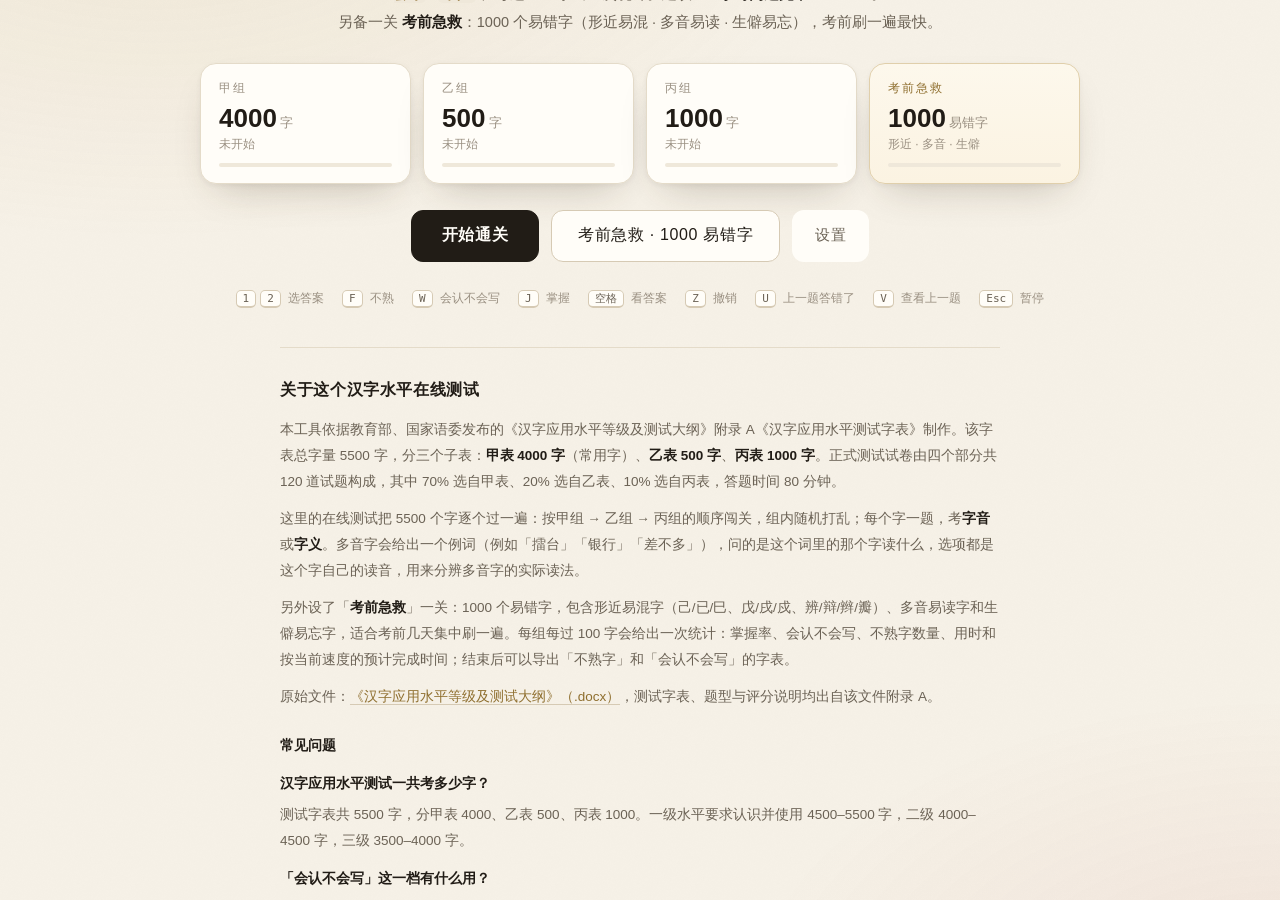
<file: hzc/template.html>
<!DOCTYPE html>
<html lang="zh-CN">
<head>
<meta charset="UTF-8">
<meta name="viewport" content="width=device-width, initial-scale=1">
<meta name="color-scheme" content="light only">
<meta name="supported-color-schemes" content="light only">
<title>汉字应用水平测试 5500字在线测试｜甲/乙/丙表 + 考前急救1000易错字</title>
<meta name="description" content="按《汉字应用水平等级及测试大纲》附录A字表制作的在线测试：甲表4000、乙表500、丙表1000，另设考前急救1000个易错字（形近、多音、生僻）。每字一题考读音或释义，多音字给出例词，自动统计掌握率、不熟字，可导出字表。">
<meta name="keywords" content="汉字应用水平测试,汉字水平测试,5500字,甲表,乙表,丙表,多音字,易错字,错别字,读音测试,在线测试,HZC,普通话,语文">
<meta name="robots" content="index,follow">
<meta name="author" content="Entiesci">
<link rel="canonical" href="https://entiesci.github.io/OnlineTest/hzc/game.html">
<meta property="og:type" content="website">
<meta property="og:site_name" content="汉字应用水平测试 · 5500字通关">
<meta property="og:title" content="汉字应用水平测试 5500字在线测试｜易错字·多音字">
<meta property="og:description" content="甲表4000 / 乙表500 / 丙表1000 逐字测试，另设考前急救1000易错字。每字一题，自动统计掌握率与不熟字。">
<meta property="og:url" content="https://entiesci.github.io/OnlineTest/hzc/game.html">
<meta property="og:locale" content="zh_CN">
<meta name="twitter:card" content="summary">
<script type="application/ld+json">
{
  "@context":"https://schema.org",
  "@type":"WebApplication",
  "name":"汉字应用水平测试 · 5500字通关",
  "url":"https://entiesci.github.io/OnlineTest/hzc/game.html",
  "applicationCategory":"EducationalApplication",
  "operatingSystem":"Web",
  "inLanguage":"zh-CN",
  "description":"依据《汉字应用水平等级及测试大纲》附录A字表，逐字测试甲表4000字、乙表500字、丙表1000字的读音与释义，并提供考前急救1000个易错字。",
  "offers":{"@type":"Offer","price":"0","priceCurrency":"CNY"},
  "featureList":["5500字逐字测试","多音字例词读音","考前急救1000易错字","掌握率统计","不熟字导出"]
}
</script>
<script type="application/ld+json">
{
  "@context":"https://schema.org",
  "@type":"FAQPage",
  "mainEntity":[
    {"@type":"Question","name":"汉字应用水平测试要考多少字？","acceptedAnswer":{"@type":"Answer","text":"《汉字应用水平测试字表》总字量5500字，分甲表4000字、乙表500字、丙表1000字三个子表；正式试卷120题，70%选自甲表、20%选自乙表、10%选自丙表。"}},
    {"@type":"Question","name":"这个在线测试怎么用？","acceptedAnswer":{"@type":"Answer","text":"按甲组→乙组→丙组的顺序逐字出题，每个字一题考读音或释义。想好后点“不熟”“会认不会写”或“掌握”，每过100字给出一次统计，结束后可导出不熟字表。"}},
    {"@type":"Question","name":"多音字怎么考？","acceptedAnswer":{"@type":"Answer","text":"多音字会给出一个例词（如“擂台”），问这个词里的那个字读什么，选项是这个字的不同读音。"}}
  ]
}
</script>
<style>
:root{
  color-scheme: light;
  --bg:#f6f1e7; --panel:#fffdf8; --panel-2:#fffefb; --raise:#f3ecdf;
  --ink:#211c16; --ink-2:#6b6255; --ink-3:#9a9082;
  --line:#e4dbc9; --line-2:#d6cab4;
  --red:#b3402f; --red-soft:#f7e9e5; --red-line:#ecd3cc; --red-ink:#8d3024;
  --green:#3d6b4f; --green-soft:#e9f0ea; --green-line:#a9c4b0; --green-ink:#2c5138;
  --gold:#b08a3e; --gold-2:#8f6f2f;
  --hz:#17130f;
  --hud:rgba(255,253,248,.72); --track:#efe8da; --tick:rgba(255,253,248,.85);
  --yes-bg:#211c16; --yes-fg:#fffdf8; --yes-line:#211c16;
  --opt-bg:#ffffff;
  --shadow:0 18px 40px -18px rgba(60,45,25,.28), 0 2px 6px rgba(60,45,25,.06);
  --modal-shadow:0 30px 70px -20px rgba(40,30,15,.45);
  --glow:rgba(201,163,94,.0);
  --r:20px;
}
html[data-theme="dark"]{
  color-scheme: dark;
  --bg:#100e0b; --panel:#191511; --panel-2:#1f1a15; --raise:#241e18;
  --ink:#ece3d2; --ink-2:#b9ae9a; --ink-3:#877c6a;
  --line:#2b2520; --line-2:#3a322a;
  --red:#d1583f; --red-soft:#2a1a16; --red-line:#4a2a23; --red-ink:#e79b8a;
  --green:#7cae8c; --green-soft:#17241b; --green-line:#3c6449; --green-ink:#a8d4b6;
  --gold:#c9a35e; --gold-2:#d8b26b;
  --hz:#f6eedd;
  --hud:rgba(16,14,11,.72); --track:#241f19; --tick:rgba(16,14,11,.55);
  --yes-bg:#c9a35e; --yes-fg:#1a1510; --yes-line:#c9a35e;
  --opt-bg:#211b15;
  --shadow:0 24px 60px -24px rgba(0,0,0,.85), 0 2px 8px rgba(0,0,0,.35);
  --modal-shadow:0 40px 90px -30px #000;
  --glow:rgba(201,163,94,.14);
}
*{box-sizing:border-box;-webkit-tap-highlight-color:transparent}
html,body{height:100%}
body{
  margin:0; background:var(--bg); color:var(--ink);
  font-family:-apple-system,BlinkMacSystemFont,"Segoe UI","PingFang SC","Microsoft YaHei",sans-serif;
  overflow:hidden; user-select:none;
  transition:background .25s, color .25s;
}
body::before{
  content:""; position:fixed; inset:0; pointer-events:none; z-index:0;
  background:
    radial-gradient(1100px 560px at 12% -12%, rgba(201,163,94,.12) 0%, rgba(201,163,94,0) 62%),
    radial-gradient(900px 520px at 100% 112%, rgba(179,64,47,.08) 0%, rgba(179,64,47,0) 60%);
}
body::after{
  content:""; position:fixed; inset:0; pointer-events:none; z-index:0; opacity:.55;
  background-image:url("data:image/svg+xml,%3Csvg xmlns='http://www.w3.org/2000/svg' width='140' height='140'%3E%3Cfilter id='n'%3E%3CfeTurbulence type='fractalNoise' baseFrequency='.85' numOctaves='3' stitchTiles='stitch'/%3E%3CfeColorMatrix type='saturate' values='0'/%3E%3C/filter%3E%3Crect width='140' height='140' filter='url(%23n)' opacity='.045'/%3E%3C/svg%3E");
}
#app{position:relative; z-index:1; height:100%; display:flex; flex-direction:column}

/* ---------- HUD ---------- */
.hud{
  flex:0 0 auto; display:flex; align-items:center; gap:18px;
  padding:14px 26px; border-bottom:1px solid var(--line);
  background:var(--hud); backdrop-filter:blur(10px);
}
.levels{display:flex; gap:6px}
.lv{
  font-size:13px; letter-spacing:.06em; padding:5px 12px; border-radius:999px;
  border:1px solid var(--line-2); color:var(--ink-3); background:transparent;
  transition:.25s; white-space:nowrap;
}
.lv.on{color:var(--yes-fg); background:var(--yes-bg); border-color:var(--yes-bg)}
.lv.done{color:var(--green-ink); border-color:var(--green-line); background:var(--green-soft)}
.hud-mid{flex:1; min-width:0; display:flex; flex-direction:column; gap:7px}
.hud-row{display:flex; align-items:baseline; justify-content:space-between; gap:12px}
.hud-count{font-size:13px; color:var(--ink-2); font-variant-numeric:tabular-nums}
.hud-count b{color:var(--ink); font-size:15px}
.track{height:7px; border-radius:99px; background:var(--track); overflow:hidden; position:relative}
.track>i{display:block; height:100%; width:0; border-radius:99px; background:linear-gradient(90deg,#8f7a4e,var(--gold-2)); transition:width .35s ease}
.ticks{position:absolute; inset:0; display:flex}
.ticks span{flex:1; border-right:1px solid var(--tick)}
.ticks span:last-child{border:0}
.hud-right{display:flex; align-items:center; gap:16px; font-variant-numeric:tabular-nums}
.stat{text-align:right; line-height:1.15}
.stat .k{font-size:10.5px; color:var(--ink-3); letter-spacing:.12em}
.stat .v{font-size:15px; font-weight:600}
.stat .v small{font-size:11px; font-weight:400; color:var(--ink-3)}
.icon-btn{
  width:34px;height:34px;border-radius:10px;border:1px solid var(--line-2);
  background:var(--panel); color:var(--ink-2); cursor:pointer; font-size:13px;
  display:grid;place-items:center; transition:.2s;
}
.icon-btn:hover{background:var(--raise); color:var(--ink)}

/* ---------- 舞台 ---------- */
.stage{flex:1; display:flex; align-items:center; justify-content:center; padding:18px 26px; min-height:0}
.card{
  width:min(760px,100%); height:min(100%,660px); max-height:100%;
  background:var(--panel);
  border:1px solid var(--line-2); border-radius:var(--r);
  box-shadow:var(--shadow); display:flex; flex-direction:column; overflow:hidden; position:relative;
}
.card::before{
  content:""; position:absolute; inset:0; pointer-events:none;
  background:radial-gradient(600px 300px at 50% 0%, rgba(201,163,94,.06), transparent 70%);
}
.card-top{
  display:flex; align-items:center; justify-content:space-between;
  padding:16px 24px 0; color:var(--ink-3); font-size:12px; letter-spacing:.14em;
}
.tag{border:1px solid var(--line-2); border-radius:999px; padding:3px 10px; letter-spacing:.1em}
.tag.multi{color:var(--gold); border-color:#e3d3ab; background:#fbf6e8}
html[data-theme="dark"] .tag.multi{border-color:#4a3c25; background:#241d12}
.card-body{flex:1; display:flex; flex-direction:column; align-items:center; justify-content:center; gap:6px; padding:8px 24px; min-height:0}
.hz{
  font-family:"Kaiti SC","KaiTi","STKaiti","Kaiti TC","Noto Serif SC","Songti SC",serif;
  font-size:calc(clamp(96px,17vh,190px) * var(--hzscale,1)); line-height:1.05; font-weight:400; letter-spacing:.02em;
  color:var(--hz); text-shadow:0 0 40px var(--glow);
  transition:transform .18s ease, opacity .18s ease;
}
.hz.pop{animation:pop .28s ease}
.hz em{font-style:normal;color:var(--red);text-shadow:0 0 30px rgba(209,88,63,.25)}
.hz.w2{font-size:calc(clamp(96px,17vh,190px) * var(--hzscale,1) * .60)}
.hz.w3{font-size:calc(clamp(96px,17vh,190px) * var(--hzscale,1) * .44)}
.hz.w4{font-size:calc(clamp(96px,17vh,190px) * var(--hzscale,1) * .34)}
@keyframes pop{0%{transform:scale(.94);opacity:.3}100%{transform:scale(1);opacity:1}}
.q{font-size:15px; color:var(--ink-2); letter-spacing:.06em; min-height:22px}
.opts{display:flex; gap:14px; margin-top:16px; width:min(520px,100%)}
.opt{
  flex:1; min-height:66px; border-radius:14px; border:1px solid var(--line-2); background:var(--opt-bg);
  font-size:17px; color:var(--ink); cursor:pointer; display:flex; align-items:center; justify-content:center;
  gap:10px; padding:10px 14px; transition:.16s; font-family:inherit;
}
.opt:hover{border-color:var(--ink-3); background:var(--raise); transform:translateY(-1px)}
.opt .kk{font-size:11px; color:var(--ink-3); border:1px solid var(--line); border-radius:6px; padding:1px 6px}
.opt.right{background:var(--green-soft); border-color:var(--green-line); color:var(--green-ink)}
.opt.wrong{background:var(--red-soft); border-color:var(--red-line); color:var(--red-ink)}
.reveal{
  margin-top:14px; min-height:44px; text-align:center; color:var(--ink-2); font-size:14px;
  opacity:0; transform:translateY(4px); transition:.2s; line-height:1.7; max-width:560px;
}
.reveal.on{opacity:1; transform:none}
.reveal .py{font-size:24px; color:var(--gold); letter-spacing:.05em; font-family:"Times New Roman",Georgia,serif}
.reveal .gl{color:var(--ink-2)}
.reveal .more{color:var(--ink-3); font-size:12.5px}

/* ---------- 底部按钮 ---------- */
.actions{
  flex:0 0 auto; display:flex; gap:14px; padding:0 26px 22px; align-items:center; justify-content:center;
}
.act{
  flex:0 1 224px; height:64px; border-radius:16px; font-size:18px; letter-spacing:.08em;
  cursor:pointer; border:1px solid var(--line-2); background:var(--panel); color:var(--ink);
  display:flex; align-items:center; justify-content:center; gap:10px; transition:.16s; font-family:inherit;
  box-shadow:0 2px 0 rgba(60,45,25,.05);
}
.act:hover{transform:translateY(-1px); background:var(--raise)}
.act:active{transform:translateY(0)}
.act .kk{font-size:11px; color:var(--ink-3); border:1px solid var(--line); border-radius:6px; padding:1px 7px}
.act.no{color:var(--red-ink); border-color:var(--red-line); background:var(--red-soft)}
.act.no:hover{background:var(--red-soft); filter:brightness(.97)}
.act.yes{color:var(--yes-fg); background:var(--yes-bg); border-color:var(--yes-line); font-weight:600}
.act.yes:hover{background:var(--yes-bg); filter:brightness(1.08)}
.act.yes .kk{color:var(--yes-fg); opacity:.55; border-color:currentColor}
.act.prev{
  flex:0 0 132px; height:52px; font-size:12.5px; letter-spacing:.02em;
  color:var(--ink-3); background:transparent; border-style:dashed; box-shadow:none;
}
.act.prev:hover{color:var(--red-ink); border-color:var(--red-line); background:transparent}

/* ---------- 上一题旁栏 ---------- */
.peek{
  position:fixed; right:26px; top:50%; z-index:45; width:296px; padding:22px 22px 20px;
  background:var(--panel); border:1px solid var(--line-2); border-radius:18px;
  box-shadow:var(--modal-shadow);
  transform:translate(calc(100% + 60px),-50%); transition:transform .3s cubic-bezier(.2,.8,.3,1);
}
.peek.on{transform:translate(0,-50%)}
.peek .ph{font-size:11px; letter-spacing:.16em; color:var(--ink-3); display:flex; justify-content:space-between; align-items:center}
.peek .phz{
  font-family:"Kaiti SC","KaiTi","STKaiti","Noto Serif SC",serif;
  font-size:92px; line-height:1.1; text-align:center; margin:8px 0 2px; color:var(--hz);
}
.peek .pq{text-align:center; font-size:12.5px; color:var(--ink-3); letter-spacing:.06em}
.peek .pa{margin-top:12px; text-align:center; font-size:13.5px; line-height:1.65; color:var(--ink-2); min-height:44px}
.peek .pa .py{display:block; color:var(--gold); font-size:21px; font-family:"Times New Roman",Georgia,serif; letter-spacing:.04em}
.peek .pa .more{display:block; color:var(--ink-3); font-size:11.5px; margin-top:2px}
.peek .pm{margin-top:14px; padding-top:12px; border-top:1px dashed var(--line); font-size:12.5px; color:var(--ink-3); display:flex; justify-content:space-between; align-items:center}
.peek .pm b{font-size:13.5px; font-weight:600}
.peek .pm b.k1{color:var(--yes-fg); background:var(--yes-bg); padding:2px 8px; border-radius:6px}
.peek .pm b.k2{color:var(--gold-2); border:1px solid #e0cfab; background:#fdfaf2; padding:2px 8px; border-radius:6px}
.peek .pm b.k0{color:var(--red-ink); border:1px solid var(--red-line); background:var(--red-soft); padding:2px 8px; border-radius:6px}
html[data-theme="dark"] .peek .pm b.k2{color:var(--gold); border-color:#4a3c25; background:#221b11}
.act.prev .kk{border-color:currentColor; opacity:.7}
.act.recog{color:var(--gold-2); border-color:#e0cfab; background:#fdfaf2}
.act.recog:hover{background:#f8f1e0}
.act.recog .kk{color:var(--gold-2); border-color:#e0cfab}
html[data-theme="dark"] .act.recog{color:var(--gold); border-color:#4a3c25; background:#221b11}
html[data-theme="dark"] .act.recog:hover{background:#2a2115}
html[data-theme="dark"] .act.recog .kk{color:var(--gold); border-color:#4a3c25}

/* ---------- 遮罩 / 弹窗 ---------- */
.mask{
  position:fixed; inset:0; z-index:50; background:rgba(20,14,8,.42); backdrop-filter:blur(3px);
  display:flex; align-items:center; justify-content:center; padding:24px; opacity:0; pointer-events:none; transition:.2s;
}
html[data-theme="dark"] .mask{background:rgba(6,5,4,.72)}
.mask.on{opacity:1; pointer-events:auto}
.modal{
  width:min(620px,100%); max-height:86vh; overflow:auto; background:var(--panel); border-radius:22px;
  border:1px solid var(--line-2); box-shadow:var(--modal-shadow); padding:30px 32px 26px;
  transform:translateY(10px) scale(.99); transition:.22s;
}
.mask.on .modal{transform:none}
.m-title{font-size:22px; font-weight:600; letter-spacing:.03em; margin:0 0 4px}
.m-sub{color:var(--ink-3); font-size:13px; margin-bottom:20px; letter-spacing:.05em}
.big-num{display:flex; align-items:baseline; gap:8px; margin:6px 0 18px}
.big-num b{font-size:52px; font-weight:600; letter-spacing:-.02em; font-variant-numeric:tabular-nums; color:var(--gold)}
.big-num span{color:var(--ink-3); font-size:13px}
.grid{display:grid; grid-template-columns:repeat(3,1fr); gap:12px; margin:0 0 18px}
.cell{border:1px solid var(--line); border-radius:14px; padding:12px 14px; background:var(--panel-2)}
.cell .k{font-size:11px; color:var(--ink-3); letter-spacing:.1em; margin-bottom:4px}
.cell .v{font-size:19px; font-weight:600; font-variant-numeric:tabular-nums}
.cell .v small{font-size:11px; font-weight:400; color:var(--ink-3)}
.row{display:flex; justify-content:space-between; font-size:13.5px; color:var(--ink-2); padding:7px 0; border-bottom:1px dashed var(--line)}
.row:last-child{border:0}
.row b{color:var(--ink); font-variant-numeric:tabular-nums}
.chips{display:flex; flex-wrap:wrap; gap:8px; margin:10px 0 4px; max-height:150px; overflow:auto}
.chip{
  font-family:"Kaiti SC","KaiTi",serif; font-size:22px; line-height:1; padding:8px 10px; border-radius:9px;
  background:var(--red-soft); color:var(--red-ink); border:1px solid var(--red-line);
}
.chip.gold{background:#fbf3e2; color:var(--gold-2); border-color:#e8d6ae}
html[data-theme="dark"] .chip.gold{background:#241d12; color:var(--gold); border-color:#4a3c25}
.m-actions{display:flex; gap:10px; margin-top:22px; justify-content:flex-end; flex-wrap:wrap}
.btn{
  height:46px; padding:0 22px; border-radius:12px; border:1px solid var(--line-2); background:var(--panel);
  font-size:15px; cursor:pointer; font-family:inherit; color:var(--ink); transition:.16s; letter-spacing:.04em;
}
.btn:hover{background:var(--raise)}
.btn.primary{background:var(--yes-bg); color:var(--yes-fg); border-color:var(--yes-line); font-weight:600}
.btn.primary:hover{filter:brightness(1.08)}
.btn.ghost{border-color:transparent; color:var(--ink-2)}

/* ---------- 首页 ---------- */
.home{flex:1; display:flex; align-items:center; justify-content:center; padding:24px; overflow:auto}
.home-inner{width:min(880px,100%); text-align:center; padding:10px 0}
.seal{
  width:56px;height:56px;border-radius:12px;background:var(--red);color:#fff5ef;display:grid;place-items:center;
  font-family:"Kaiti SC","KaiTi",serif;font-size:26px;margin:0 auto 18px;box-shadow:0 10px 24px -10px rgba(179,64,47,.75);
}
h1{font-size:clamp(26px,3.4vw,40px); font-weight:600; letter-spacing:.04em; margin:0 0 10px}
.home .lead{color:var(--ink-2); font-size:14.5px; line-height:1.9; margin:0 auto 26px; max-width:620px}
.home .lead b{color:var(--ink)}
.home .lead code{background:var(--track); color:var(--gold-2); padding:1px 6px; border-radius:5px; font-size:13px}
.lv-cards{display:grid; grid-template-columns:repeat(4,1fr); gap:12px; margin:0 0 26px; text-align:left}
.lvc.cram{border-color:#e0cfab; background:linear-gradient(180deg,#fdf8ec,#fbf3e2)}
html[data-theme="dark"] .lvc.cram{border-color:#4a3c25; background:linear-gradient(180deg,#221b11,#1d1710)}
.lvc.cram .n{color:var(--gold-2)}
.lvc{border:1px solid var(--line); border-radius:16px; padding:16px 18px; background:var(--panel); box-shadow:var(--shadow)}
.lvc .n{font-size:12px; color:var(--ink-3); letter-spacing:.16em}
.lvc .c{font-size:26px; font-weight:600; margin:6px 0 2px; font-variant-numeric:tabular-nums}
.lvc .d{font-size:12px; color:var(--ink-3)}
.lvc .bar{height:4px; border-radius:99px; background:var(--track); margin-top:10px; overflow:hidden}
.lvc .bar i{display:block;height:100%;background:var(--green);width:0}
.home-actions{display:flex; gap:12px; justify-content:center; flex-wrap:wrap}
.keys{display:flex; gap:18px; justify-content:center; flex-wrap:wrap; margin-top:28px; color:var(--ink-3); font-size:12px}
.keys kbd{border:1px solid var(--line-2); border-bottom-width:2px; border-radius:5px; padding:1px 6px; background:var(--panel); color:var(--ink-2); font-size:11px; margin-right:4px}
.about{max-width:720px; margin:40px auto 0; padding-top:26px; border-top:1px solid var(--line); text-align:left; color:var(--ink-2); font-size:13.5px; line-height:1.95}
.about h2{font-size:16px; color:var(--ink); letter-spacing:.04em; margin:0 0 12px; font-weight:600}
.about h3{font-size:14px; color:var(--ink); margin:22px 0 8px; font-weight:600}
.about p{margin:0 0 10px}
.about b{color:var(--ink)}
.about .faq{margin:0}
.about dt{color:var(--ink); font-weight:600; margin-top:12px; font-size:13.5px}
.about dd{margin:4px 0 0; color:var(--ink-2)}
.about a{color:var(--gold-2); text-decoration:none; border-bottom:1px solid var(--line-2)}
.about a:hover{color:var(--gold)}

/* ---------- toast ---------- */
#toast{
  position:fixed; left:50%; top:18px; transform:translate(-50%,-16px); z-index:80;
  background:var(--yes-bg); color:var(--yes-fg); padding:9px 18px; border-radius:99px; font-size:13px;
  opacity:0; pointer-events:none; transition:.22s; letter-spacing:.04em; font-weight:600;
}
#toast.on{opacity:1; transform:translate(-50%,0)}
.hide{display:none !important}
@media (max-width:720px){
  .hud{padding:10px 14px; gap:10px; flex-wrap:wrap}
  .hud-right .stat.opt-only{display:none}
  .stage{padding:10px}
  .actions{padding:0 12px 14px; gap:8px; flex-wrap:wrap}
  .act{height:56px; font-size:14px; flex:1 1 30%}
  .act.prev{flex:0 0 100%; height:44px; font-size:13px; order:2}
  .lv-cards{grid-template-columns:1fr}
  .grid{grid-template-columns:repeat(2,1fr)}
}

</style>
</head>
<body>
<div id="app">

  <!-- ================= 首页 ================= -->
  <div class="home" id="home">
    <div class="home-inner">
      <div class="seal">字</div>
      <h1>汉字应用水平测试 · 5500 字通关</h1>
      <p class="lead">
        依据《汉字应用水平等级及测试大纲》附录 A 字表，按 <b>甲表 4000 → 乙表 500 → 丙表 1000</b> 的顺序闯关，
        组内随机打乱。每个字一道题，考 <b>字音</b> 或 <b>字义</b>；想好后点下方 <code>不熟</code> / <code>会认不会写</code> / <code>掌握</code>，
        每过 100 字出一次统计。建议：<b>4 小时内过完甲组 + 乙组</b>。<br>
        另备一关 <b>考前急救</b>：1000 个易错字（形近易混 · 多音易读 · 生僻易忘），考前刷一遍最快。
      </p>
      <div class="lv-cards" id="lvCards"></div>
      <div class="home-actions">
        <button class="btn primary" id="btnStart" style="height:52px;padding:0 30px;font-size:16px">开始通关</button>
        <button class="btn" id="btnCram" style="height:52px;padding:0 26px;font-size:16px">考前急救 · 1000 易错字</button>
        <button class="btn ghost" id="btnSettings" style="height:52px">设置</button>
      </div>
      <div class="keys">
        <span><kbd>1</kbd><kbd>2</kbd> 选答案</span>
        <span><kbd>F</kbd> 不熟</span>
        <span><kbd>W</kbd> 会认不会写</span>
        <span><kbd>J</kbd> 掌握</span>
        <span><kbd>空格</kbd> 看答案</span>
        <span><kbd>Z</kbd> 撤销</span>
        <span><kbd>U</kbd> 上一题答错了</span>
        <span><kbd>V</kbd> 查看上一题</span>
        <span><kbd>Esc</kbd> 暂停</span>
      </div>

      <section class="about">
        <h2>关于这个汉字水平在线测试</h2>
        <p>本工具依据教育部、国家语委发布的《汉字应用水平等级及测试大纲》附录 A《汉字应用水平测试字表》制作。该字表总字量 5500 字，分三个子表：<b>甲表 4000 字</b>（常用字）、<b>乙表 500 字</b>、<b>丙表 1000 字</b>。正式测试试卷由四个部分共 120 道试题构成，其中 70% 选自甲表、20% 选自乙表、10% 选自丙表，答题时间 80 分钟。</p>
        <p>这里的在线测试把 5500 个字逐个过一遍：按甲组 → 乙组 → 丙组的顺序闯关，组内随机打乱；每个字一题，考<b>字音</b>或<b>字义</b>。多音字会给出一个例词（例如「擂台」「银行」「差不多」），问的是这个词里的那个字读什么，选项都是这个字自己的读音，用来分辨多音字的实际读法。</p>
        <p>另外设了「<b>考前急救</b>」一关：1000 个易错字，包含形近易混字（己/已/巳、戊/戌/戍、辨/辩/辫/瓣）、多音易读字和生僻易忘字，适合考前几天集中刷一遍。每组每过 100 字会给出一次统计：掌握率、会认不会写、不熟字数量、用时和按当前速度的预计完成时间；结束后可以导出「不熟字」和「会认不会写」的字表。</p>
        <p>原始文件：<a href="./47642063-4b19-4c42-b1cf-c79ede428c5c.docx" download="汉字应用水平等级及测试大纲.docx">《汉字应用水平等级及测试大纲》（.docx）</a>，测试字表、题型与评分说明均出自该文件附录 A。</p>
        <h3>常见问题</h3>
        <dl class="faq">
          <dt>汉字应用水平测试一共考多少字？</dt>
          <dd>测试字表共 5500 字，分甲表 4000、乙表 500、丙表 1000。一级水平要求认识并使用 4500–5500 字，二级 4000–4500 字，三级 3500–4000 字。</dd>
          <dt>「会认不会写」这一档有什么用？</dt>
          <dd>汉字应用水平测试的第四部分是汉字书写填空，会认但写不出是常见失分点。单独标记这一档，可以统计出「认得但提笔忘字」的字，集中练习书写。</dd>
          <dt>成绩会保存吗？</dt>
          <dd>会。进度和成绩保存在浏览器本地，关掉页面再打开可以接着做；换浏览器或清理浏览器数据后会丢失，建议做完导出字表。</dd>
          <dt>手机上能用吗？</dt>
          <dd>可以，页面自适应手机屏幕，触屏点按钮即可。</dd>
        </dl>
      </section>
    </div>
  </div>

  <!-- ================= 答题 ================= -->
  <div id="play" class="hide" style="flex:1;display:flex;flex-direction:column;min-height:0">
    <div class="hud">
      <div class="levels" id="levels"></div>
      <div class="hud-mid">
        <div class="hud-row">
          <div class="hud-count"><b id="cNow">0</b> / <span id="cAll">0</span> 字</div>
          <div class="hud-count" id="pace">—</div>
        </div>
        <div class="track"><i id="bar"></i><div class="ticks" id="ticks"></div></div>
      </div>
      <div class="hud-right">
        <div class="stat opt-only"><div class="k">用时</div><div class="v" id="clock">00:00</div></div>
        <div class="stat"><div class="k">掌握率</div><div class="v" id="rate">—</div></div>
        <button class="icon-btn" id="btnTheme" title="切换主题">☾</button>
        <button class="icon-btn" id="btnStat" title="统计">▤</button>
        <button class="icon-btn" id="btnPause" title="暂停">❙❙</button>
      </div>
    </div>

    <div class="stage">
      <div class="card">
        <div class="card-top">
          <span id="cardLv">甲组 · 第 1 关</span>
          <span class="tag" id="tag">读音</span>
        </div>
        <div class="card-body">
          <div class="hz" id="hz">一</div>
          <div class="q" id="q">这个字读什么？</div>
          <div class="opts hide" id="opts">
            <button class="opt" data-i="0"><span class="kk">1</span><span class="ot"></span></button>
            <button class="opt" data-i="1"><span class="kk">2</span><span class="ot"></span></button>
          </div>
          <div class="reveal" id="reveal"></div>
        </div>
      </div>
    </div>

    <div class="actions">
      <button class="act prev" id="btnUndo">撤销 <span class="kk">Z</span></button>
      <button class="act prev" id="btnPrev">答错了 <span class="kk">U</span></button>
      <button class="act prev" id="btnPeek">看上一题 <span class="kk">V</span></button>
      <button class="act no" id="btnNo">不熟 <span class="kk">F</span></button>
      <button class="act recog" id="btnRecog">会认不会写 <span class="kk">W</span></button>
      <button class="act yes" id="btnYes">掌握 <span class="kk">J</span></button>
    </div>

    <aside class="peek" id="peek">
      <div class="ph"><span>上一题</span><span id="peekLv" style="opacity:.7"></span></div>
      <div class="phz" id="peekHz">—</div>
      <div class="pq" id="peekQ"></div>
      <div class="pa" id="peekA"></div>
      <div class="pm"><span>当时标记</span><b id="peekMark">—</b></div>
      <button class="btn" id="peekClose" style="width:100%;margin-top:16px;height:40px">关闭 <span style="opacity:.6;font-size:12px">V / Esc</span></button>
    </aside>
  </div>
</div>

<div class="mask" id="mask"><div class="modal" id="modal"></div></div>
<div id="toast"></div>

<script>
/* ==================================================================
   数据：__DATA__
   ================================================================== */
const DATA = /*__DATA__*/{chars:"",py:[],pyAll:[],gl:[],sizes:[0,0,0]};
const TOTAL = DATA.chars.length;
const OFFSET = [0, DATA.sizes[0], DATA.sizes[0]+DATA.sizes[1]];
const POOLS = {
  main: { id:'main', key:'hz_tongguan_v1', names:['甲组','乙组','丙组'], targets:[4000,500,1000], cram:false },
  cram: { id:'cram', key:'hz_cram_v1',       names:['急救'],             targets:[1000],             cram:true  }
};
let POOL = POOLS.main;
let NG = 3;
let GNAME = POOL.names;
let GTARGET = POOL.targets;
const TARGET_SEC = 4*3600;        // 甲+乙 建议 4 小时

/* ---------------- 工具 ---------------- */
const $ = s => document.querySelector(s);
const pad = n => String(n).padStart(2,'0');
const fmt = s => { s=Math.max(0,Math.round(s)); const h=Math.floor(s/3600),m=Math.floor(s%3600/60); return h? h+':'+pad(m)+':'+pad(s%60) : pad(m)+':'+pad(s%60); };
function mulberry32(a){return function(){a|=0;a=a+0x6D2B79F5|0;let t=Math.imul(a^a>>>15,1|a);t=t+Math.imul(t^t>>>7,61|t)^t;return((t^t>>>14)>>>0)/4294967296}}
function shuffle(arr,rnd){for(let i=arr.length-1;i>0;i--){const j=Math.floor(rnd()*(i+1));[arr[i],arr[j]]=[arr[j],arr[i]]}return arr}

/* ---------------- 主题 ---------------- */
function applyTheme(){
  const t = (S && S.theme) || localStorage.getItem('hz_theme') || 'light';
  document.documentElement.dataset.theme = t;
  const b = document.getElementById('btnTheme');
  if(b) b.textContent = t==='dark' ? '☀' : '☾';
}
function toggleTheme(){
  const t = document.documentElement.dataset.theme==='dark' ? 'light' : 'dark';
  if(S){ S.theme = t; save(); }
  localStorage.setItem('hz_theme', t);
  applyTheme();
}

/* ---------------- 状态 ---------------- */
let S = null;
let cur = null;           // 当前卡 {g, i, ch, type, opts, ans}
let locked = false;       // 结算动画中
let paused = false;
let timerId = null;
let lastTick = 0;
let blockStart = 0;       // 本百字开始时间

function newState(seed){
  return {
    seed: seed || Math.floor(Math.random()*1e9),
    pool: POOL.id,
    res: Array(NG).fill(''),   // '1'=掌握 '0'=不熟 '2'=会认不会写
    elapsed: 0,            // 累计秒
    started: false,
    mode: 'self',          // self | quiz
    font: 1,               // 字号档
    theme: localStorage.getItem('hz_theme') || 'light',
    sound: false,
    blocks: [],            // 每 100 字统计
  };
}
function save(){ try{ localStorage.setItem(POOL.key, JSON.stringify(S)); }catch(e){} }
function loadFor(pid){ try{ const p=POOLS[pid]; const s=JSON.parse(localStorage.getItem(p.key)); if(s&&s.res&&s.res.length===p.targets.length) return s; }catch(e){} return null; }
function load(){ return loadFor(POOL.id); }

/* 生成/还原每组顺序 */
let ORDER = [];
function buildOrder(){
  ORDER = [];
  for(let g=0;g<NG;g++){
    const rnd = mulberry32(S.seed + g*7919);
    let arr;
    if(POOL.cram){
      // 急救：按「形近 → 多音 → 生僻」分块，块内打乱，先刷高收益的
      const bucket = {};
      DATA.emerg.cat.forEach((c,i)=>{ (bucket[c] = bucket[c] || []).push(i); });
      arr = [];
      for(const k of ['形近','多音','生僻']){
        const a = (bucket[k]||[]).slice();
        shuffle(a, rnd);
        arr = arr.concat(a);
      }
    }else{
      arr = Array.from({length:GTARGET[g]},(_,i)=>i);
      shuffle(arr,rnd);
    }
    ORDER[g] = arr;
  }
}

/* ---------------- 进度 ---------------- */
function curGroup(){
  for(let g=0;g<NG;g++) if(S.res[g].length < GTARGET[g]) return g;
  return NG-1;
}
function doneAll(){ for(let g=0;g<NG;g++) if(S.res[g].length < GTARGET[g]) return false; return true; }
function totalDone(){ let n=0; for(let g=0;g<NG;g++) n+=S.res[g].length; return n; }
function charIdx(g,i){
  const o = ORDER[g][i];
  return POOL.cram ? DATA.emerg.idx[o] : OFFSET[g] + o;
}
function catOf(idx){
  if(!POOL.cram) return '';
  const k = DATA.emerg.idx.indexOf(idx);
  return k>=0 ? DATA.emerg.cat[k] : '';
}
function rateOf(g){
  const r=S.res[g]; if(!r.length) return null;
  let k=0; for(const c of r) if(c==='1') k++;
  return k/r.length;
}

/* ---------------- 卡片 ---------------- */
function makeCard(g){
  const i = S.res[g].length;                 // 本组第 i 个字（0 起）
  const idx = charIdx(g, i);
  const ch = DATA.chars[idx];
  const py = DATA.py[idx] || '';
  const gl = DATA.gl[idx] || '';
  // 题型：约 6 成读音，其余在有释义时考字义
  let type = (hash(ch) % 10) < 6 ? '音' : (gl ? '义' : '音');
  let opts=[], ans=0, word=null;
  if(type==='音'){
    const m = (DATA.multi || {})[ch];
    if(m && m.length){
      const r0 = mulberry32(S.seed + g*311 + i*23);
      const rare = m.filter(x => x[1] !== py);
      const pool = rare.length ? rare : m;
      const pick = pool[Math.floor(r0()*pool.length)];
      word = pick[0];
      const correct = pick[1];
      const all = (DATA.pyAll[idx]||'').split('|').filter(x=>x && x!==correct);
      const d = all.length ? all[Math.floor(r0()*all.length)] : pickPy(idx, correct);
      opts = [correct, d];
    }else{
      const d = pickPy(idx, py);
      opts = [py, d];
    }
  }else{
    const d = pickGl(idx, gl);
    opts = [gl, d];
  }
  const rnd = mulberry32(S.seed + g*131 + i*17);
  if(rnd() < .5) { opts = [opts[1],opts[0]]; ans = 1; }
  return {g, i, idx, ch, type, opts, ans, py, gl, word};
}
function hash(s){ let h=0; for(let i=0;i<s.length;i++) h=(h*31+s.charCodeAt(i))>>>0; return h; }

function pickPy(idx, py){
  const all = (DATA.pyAll[idx]||'').split('|');
  let best=[], bs=-1;
  for(let k=0;k<400;k++){
    const j = Math.floor(Math.random()*TOTAL);
    if(j===idx) continue;
    const q = DATA.py[j]; if(!q || q===py || all.includes(q)) continue;
    let cp=0; while(cp<py.length && cp<q.length && py[cp]===q[cp]) cp++;
    const sc = cp*2 + (py.slice(-1)===q.slice(-1)?1:0) + (py.length===q.length?1:0);
    if(sc>bs){bs=sc;best=[q]} else if(sc===bs) best.push(q);
  }
  return best.length? best[Math.floor(Math.random()*best.length)] : 'yi';
}
function pickGl(idx, gl){
  let best=[], bs=1e9;
  for(let k=0;k<400;k++){
    const j = Math.floor(Math.random()*TOTAL);
    if(j===idx) continue;
    const q = DATA.gl[j]; if(!q || q===gl) continue;
    const d = Math.abs(q.length-gl.length);
    if(d<bs){bs=d;best=[q]} else if(d===bs) best.push(q);
  }
  return best.length? best[Math.floor(Math.random()*best.length)] : '同音字';
}

function render(){
  if(doneAll()){ showReport(); return; }
  const g = curGroup();
  cur = makeCard(g);
  locked = false;
  const n = S.res[g].length;
  $('#cardLv').textContent = (POOL.cram ? '急救 · ' + (catOf(cur.idx)||'易错') + ' · 第 ' : GNAME[g] + ' · 第 ') + (Math.floor(n/100)+1) + ' 关';
  const poly = (DATA.pyAll[cur.idx]||'').includes('|');
  $('#tag').textContent = cur.type==='音' ? (poly?'多音字':'读音') : '释义';
  $('#tag').className = 'tag' + (cur.type==='音' && poly ? ' multi' : '');
  if(cur.word){
    $('#hz').innerHTML = cur.word.replace(cur.ch, '<em>'+cur.ch+'</em>');
    $('#hz').className = 'hz w'+Math.min(4, cur.word.length);
  }else{
    $('#hz').textContent = cur.ch;
    $('#hz').className = 'hz';
  }
  void $('#hz').offsetWidth; $('#hz').classList.add('pop');
  $('#q').innerHTML = cur.type==='音'
    ? (cur.word ? '标红的字读什么？' : '这个字读什么？')
    : '这个字是什么意思？';
  $('#reveal').className = 'reveal'; $('#reveal').innerHTML='';
  if(S.mode!=='quiz'){
    $('#reveal').innerHTML = '<div class="more" style="opacity:.75">空格 看答案 · 想好后再判断</div>';
    $('#reveal').className = 'reveal on';
  }
  const opts = $('#opts');
  if(S.mode==='quiz'){
    opts.classList.remove('hide');
    [...opts.children].forEach((b,i)=>{ b.className='opt'; b.querySelector('.ot').textContent = cur.opts[i]; });
  }else{
    opts.classList.add('hide');
  }
  updateHud();
}
function updateHud(){
  const g = curGroup();
  const n = S.res[g].length;
  $('#cNow').textContent = n;
  $('#cAll').textContent = GTARGET[g];
  $('#bar').style.width = (n/GTARGET[g]*100)+'%';
  // ticks
  const segs = Math.ceil(GTARGET[g]/100);
  if($('#ticks').children.length !== segs){
    $('#ticks').innerHTML = Array.from({length:segs},()=>'<span></span>').join('');
  }
  // levels
  const lvBox = $('#levels');
  if(lvBox.children.length !== NG){
    lvBox.innerHTML = GNAME.map(x=>'<span class="lv"></span>').join('');
  }
  [...lvBox.children].forEach((el,i)=>{
    el.textContent = GNAME[i];
    el.className = 'lv' + (i===g?' on':'') + (S.res[i].length>=GTARGET[i]?' done':'');
  });
  // 掌握率
  let k=0,t=0; for(let i=0;i<NG;i++){ for(const c of S.res[i]){ t++; if(c==='1')k++; } }
  $('#rate').innerHTML = t? Math.round(k/t*100)+'<small>%</small>' : '—';
  // 配速
  const done = totalDone();
  if(done>2 && S.elapsed>2){
    const spd = done/S.elapsed;                    // 字/秒
    if(POOL.cram){
      const remain = GTARGET[0] - S.res[0].length;
      $('#pace').innerHTML = remain>0
        ? '预计还需 <b>'+fmt(remain/spd)+'</b> · 均速 '+(spd*60).toFixed(0)+' 字/分'
        : '本组已完成 · 均速 '+(spd*60).toFixed(0)+' 字/分';
    }else{
      const remain = (4000+500) - (S.res[0].length+S.res[1].length);
      if(remain>0){
        const need = remain/spd;
        const left = TARGET_SEC - S.elapsed;
        $('#pace').innerHTML = '预计还需 <b>'+fmt(need)+'</b> · 建议余 '+fmt(left);
      }else{
        $('#pace').innerHTML = '甲+乙 已完成 · 均速 '+ (spd*60).toFixed(0) +' 字/分';
      }
    }
  }else{
    $('#pace').textContent = POOL.cram ? '考前急救 · 1000 易错字' : '建议 4 小时内过完甲+乙';
  }
  $('#clock').textContent = fmt(S.elapsed);
}

/* ---------------- 计时 ---------------- */
function startTimer(){
  if(timerId) return;
  lastTick = Date.now();
  timerId = setInterval(()=>{
    if(paused || locked || peekOpen) { lastTick = Date.now(); return; }
    const now = Date.now();
    S.elapsed += (now-lastTick)/1000;
    lastTick = now;
    $('#clock').textContent = fmt(S.elapsed);
    if(Math.floor(S.elapsed)%30===0) { save(); updateHud(); }
  }, 1000);
}

/* ---------------- 记录 ---------------- */
function record(kind){
  if(locked || !cur) return;
  closePeek();                       // 主操作时自动收起侧栏
  locked = true;
  undoPtr = null;
  if(cur.review){                       // 复习模式：不改动原成绩
    showReveal(kind);
    setTimeout(()=>{ locked=false; reviewIdx++; renderReview(); }, kind==='known'?320:(kind==='recog'?900:1500));
    return;
  }
  const g = cur.g;
  const code = kind==='known' ? '1' : (kind==='recog' ? '2' : '0');
  pushUndo(({known:'掌握',recog:'会认不会写',unknown:'不熟'})[kind] + '「' + cur.ch + '」');
  S.res[g] += code;
  // 揭示答案
  showReveal(kind);
  const wait = kind==='known' ? 320 : (kind==='recog' ? 900 : 1500);
  setTimeout(()=>{
    locked = false;
    const n = S.res[g].length;
    if(n % 100 === 0 && n < GTARGET[g]) { checkpoint(g, n); return; }
    if(n >= GTARGET[g]) { levelClear(g); return; }
    render(); save();
  }, wait);
}

function showReveal(kind){
  const r = $('#reveal');
  const parts = [];
  const correct = (cur.type==='音' && cur.opts && cur.opts.length) ? cur.opts[cur.ans] : cur.py;
  parts.push('<div class="py">'+correct+'</div>');
  if(cur.gl && !cur.word) parts.push('<div class="gl">'+cur.gl+'</div>');
  const all = (DATA.pyAll[cur.idx]||'').split('|').filter(x=>x&&x!==correct);
  if(all.length) parts.push('<div class="more">其它读音：'+all.slice(0,4).join('、')+'</div>');
  r.innerHTML = parts.join('');
  r.className = 'reveal on';
  if(S.mode==='quiz'){
    [...$('#opts').children].forEach((b,i)=>{
      if(i===cur.ans) b.classList.add('right');
      else if(kind==='unknown') b.classList.add('wrong');
    });
  }
}

/* ---------------- 检查点：每 100 字 ---------------- */
function checkpoint(g, n){
  const r = S.res[g].slice(n-100, n);
  let k=0, rc=0; for(const c of r){ if(c==='1') k++; else if(c==='2') rc++; }
  const unknownChars = [], recogChars = [];
  for(let i=n-100;i<n;i++){
    const c = S.res[g][i], ch = DATA.chars[OFFSET[g]+ORDER[g][i]];
    if(c==='0') unknownChars.push(ch);
    else if(c==='2') recogChars.push(ch);
  }
  const blockSec = Math.max(0, S.elapsed - blockStart);
  blockStart = S.elapsed;
  S.blocks.push({g, n, k, rc, u:100-k-rc, sec:blockSec});
  save();

  const totalK = countKnown();
  const done = totalDone();
  const rate = Math.round(totalK/done*100);
  const remain12 = POOL.cram ? 0 : Math.max(0, 4500 - (S.res[0].length+S.res[1].length));
  const spd = done/Math.max(1,S.elapsed);
  const eta = POOL.cram ? (GTARGET[0]-n)/spd : remain12/spd;

  openModal(`
    <div class="m-title">${GNAME[g]} · 第 ${n/100} 关 通过</div>
    <div class="m-sub">已过 ${done} 字 · 本关用时 ${fmt(blockSec)}</div>
    <div class="big-num"><b>${rate}<span style="font-size:26px">%</span></b><span>累计掌握率（${totalK} / ${done}）</span></div>
    <div class="grid">
      <div class="cell"><div class="k">本 100 字 · 掌握</div><div class="v">${k}</div></div>
      <div class="cell"><div class="k">本 100 字 · 会认不会写</div><div class="v" style="color:var(--gold-2)">${rc}</div></div>
      <div class="cell"><div class="k">本 100 字 · 不熟</div><div class="v" style="color:#b3402f">${100-k-rc}</div></div>
    </div>
    <div class="row"><span>本关节奏</span><b>${(blockSec/100).toFixed(1)} 秒/字</b></div>
    <div class="row"><span>已用时间</span><b>${fmt(S.elapsed)}</b></div>
    ${POOL.cram
      ? `<div class="row"><span>本组剩余</span><b>${GTARGET[0]-n} 字</b></div>`
      : `<div class="row"><span>甲+乙 剩余</span><b>${remain12} 字</b></div>`}
    <div class="row"><span>按当前速度预计还需</span><b>${(POOL.cram? (GTARGET[0]-n)>0 : remain12>0)? fmt(eta) : '已完成'}</b></div>
    ${unknownChars.length? `<div style="margin-top:16px;font-size:12px;color:var(--ink-3);letter-spacing:.08em">本关不熟字（${unknownChars.length}）</div><div class="chips">${unknownChars.map(c=>`<span class="chip">${c}</span>`).join('')}</div>`:''}
    ${recogChars.length? `<div style="margin-top:16px;font-size:12px;color:var(--ink-3);letter-spacing:.08em">本关会认不会写（${recogChars.length}）</div><div class="chips">${recogChars.map(c=>`<span class="chip gold">${c}</span>`).join('')}</div>`:''}
    <div class="m-actions"><button class="btn primary" id="btnGo">继续 <span style="opacity:.6;font-size:12px">Enter</span></button></div>
  `, ()=>{ $('#btnGo').onclick = ()=>{ closeModal(); render(); }; });
}

function countKnown(){ let k=0; for(let i=0;i<NG;i++) for(const c of S.res[i]) if(c==='1') k++; return k; }

/* ---------------- 关卡完成 ---------------- */
function levelClear(g){
  save();
  if(g<NG-1){
    const n = S.res[g].length;
    let k=0, rc=0; for(const c of S.res[g]){ if(c==='1') k++; else if(c==='2') rc++; }
    const sec = S.elapsed;
    openModal(`
      <div class="m-title">${GNAME[g]} 通关</div>
      <div class="m-sub">${n} 字 · 用时 ${fmt(sec)}</div>
      <div class="big-num"><b>${Math.round(k/n*100)}<span style="font-size:26px">%</span></b><span>本关掌握率（${k} / ${n}）</span></div>
      <div class="grid">
        <div class="cell"><div class="k">掌握</div><div class="v">${k}</div></div>
        <div class="cell"><div class="k">会认不会写</div><div class="v" style="color:var(--gold-2)">${rc}</div></div>
        <div class="cell"><div class="k">不熟</div><div class="v" style="color:#b3402f">${n-k-rc}</div></div>
      </div>
      <div class="row"><span>速度</span><b>${(sec/n).toFixed(1)} 秒/字</b></div>
      ${g===0? `<div class="row"><span>甲+乙 已用</span><b>${fmt(S.elapsed)} / 建议 4:00:00</b></div>`:''}
      <div class="m-actions"><button class="btn primary" id="btnGo">进入${GNAME[g+1]} <span style="opacity:.6;font-size:12px">Enter</span></button></div>
    `, ()=>{ $('#btnGo').onclick = ()=>{ closeModal(); render(); }; });
  }else{
    showReport();
  }
}

/* ---------------- 总报告 ---------------- */
function showReport(){
  let k=0,rc=0,t=0; const rows=[];
  for(let g=0;g<NG;g++){
    const n=S.res[g].length; let kk=0, rr=0;
    for(const c of S.res[g]){ if(c==='1') kk++; else if(c==='2') rr++; }
    k+=kk; rc+=rr; t+=n;
    rows.push(`<div class="row"><span>${GNAME[g]}</span><b>${kk} 掌握 · ${rr} 会认 · ${n-kk-rr} 不熟 <span style="color:var(--ink-3);font-weight:400">(${n?Math.round(kk/n*100):0}%)</span></b></div>`);
  }
  const rate = t? Math.round(k/t*100):0;
  const bad = allUnknown();
  const rcog = allRecog();
  openModal(`
    <div class="m-title">${POOL.cram ? '急救测试完成' : '全部通关'}</div>
    <div class="m-sub">${t} 字 · 用时 ${fmt(S.elapsed)} · 平均 ${(S.elapsed/Math.max(1,t)).toFixed(1)} 秒/字</div>
    <div class="big-num"><b>${rate}<span style="font-size:26px">%</span></b><span>总掌握率（${k} / ${t}）· 会认不会写 ${rc}</span></div>
    ${rows.join('')}
    <div style="margin-top:18px;font-size:12px;color:var(--ink-3);letter-spacing:.08em">会认不会写（${rcog.length}）</div>
    <div class="chips" style="max-height:120px">${rcog.slice(0,400).map(c=>`<span class="chip gold">${c}</span>`).join('')}</div>
    <div style="margin-top:18px;font-size:12px;color:var(--ink-3);letter-spacing:.08em">不熟字（${bad.length}）</div>
    <div class="chips" style="max-height:180px">${bad.slice(0,600).map(c=>`<span class="chip">${c}</span>`).join('')}</div>
    <div class="m-actions">
      <button class="btn" id="btnExport">导出字表</button>
      <button class="btn" id="btnReview">重练不熟字</button>
      <button class="btn" id="btnReview2">练会认不写</button>
      <button class="btn primary" id="btnRestart">重新开始</button>
    </div>
  `, ()=>{
    $('#btnExport').onclick = exportTxt;
    $('#btnReview').onclick = ()=> startReview('0');
    $('#btnReview2').onclick = ()=> startReview('2');
    $('#btnRestart').onclick = ()=>{ if(confirm('清空本模式的全部进度，重新开始？')){ localStorage.removeItem(POOL.key); location.reload(); } };
  });
}
function allUnknown(){
  return collect('0');
}
function allRecog(){
  return collect('2');
}
function collect(code){
  const out=[];
  for(let g=0;g<NG;g++){
    for(let i=0;i<S.res[g].length;i++){
      if(S.res[g][i]===code) out.push(DATA.chars[charIdx(g,i)]);
    }
  }
  return out;
}
function exportTxt(){
  const lines = [(POOL.cram?'考前急救 · 生字表':'汉字应用水平测试 · 生字表'),'生成时间：'+new Date().toLocaleString(),''];
  for(const [code, label] of [['0','不熟'],['2','会认不会写']]){
    lines.push('======== '+label+' ========');
    for(let g=0;g<NG;g++){
      const arr=[];
      for(let i=0;i<S.res[g].length;i++) if(S.res[g][i]===code) arr.push(DATA.chars[charIdx(g,i)]);
      lines.push(`【${GNAME[g]}】${label} ${arr.length} 字`);
      lines.push(arr.join(' '));
      lines.push('');
    }
  }
  const blob = new Blob([lines.join('\n')], {type:'text/plain;charset=utf-8'});
  const a = document.createElement('a');
  a.href = URL.createObjectURL(blob);
  a.download = '生字表.txt';
  a.click();
  setTimeout(()=>URL.revokeObjectURL(a.href), 3000);
}
function startReview(code){
  if(!S) return;
  if(!ORDER[0].length) buildOrder();
  const list = collect(code||'0');
  if(!list.length){ toast(code==='2'?'没有会认不会写的字':'没有不熟字'); return; }
  REVIEW = list.slice(0, 400);
  reviewLabel = code==='2' ? '复习 · 会认不会写' : '复习 · 不熟字';
  closeModal(); startPlay(true, POOL.id);
}
let REVIEW = null;
let reviewLabel = '复习 · 不熟字';

/* ---------------- 弹窗 ---------------- */
let modalOnClose = null;
function openModal(html, onOpen){
  closePeek();
  $('#modal').innerHTML = html;
  $('#mask').classList.add('on');
  paused = true;
  if(onOpen) onOpen();
}
function closeModal(){
  $('#mask').classList.remove('on');
  paused = false;
  lastTick = Date.now();
}

/* ---------------- toast ---------------- */
let toastId=null;
function toast(msg){
  const t=$('#toast'); t.textContent=msg; t.classList.add('on');
  clearTimeout(toastId); toastId=setTimeout(()=>t.classList.remove('on'),1600);
}

/* ---------------- 撤销上一个操作 ---------------- */
let undoStack = [];
function pushUndo(label){
  undoStack.push({res: S.res.slice(), label});
  if(undoStack.length > 60) undoStack.shift();
}
function undoLast(){
  if(!S) return;
  if(cur && cur.review){ toast('复习模式不能撤销'); return; }
  if(!undoStack.length){ toast('没有可撤销的操作'); return; }
  const snap = undoStack.pop();
  S.res = snap.res.slice();
  undoPtr = null;
  closePeek();
  if($('#mask').classList.contains('on')) closeModal();
  save();
  render();
  toast('已撤销：' + snap.label);
}

/* ---------------- 查看上一题（旁栏，暂停计时） ---------------- */
let peekOpen = false;
function peekPrev(){
  if(!S) return;
  if(cur && cur.review){ toast('复习模式暂不支持'); return; }
  if($('#mask').classList.contains('on')) return;
  if(peekOpen){ closePeek(); return; }
  const total = totalDone();
  if(!total){ toast('还没有上一题'); return; }
  const pos = recordPos(total-1);
  if(!pos) return;
  const idx = charIdx(pos.g, pos.i);
  const ch = DATA.chars[idx], py = DATA.py[idx]||'', gl = DATA.gl[idx]||'';
  const code = S.res[pos.g][pos.i];
  const type = (hash(ch)%10) < 6 ? '音' : (gl ? '义' : '音');
  const all = (DATA.pyAll[idx]||'').split('|').filter(x=>x && x!==py);
  $('#peekLv').textContent = GNAME[pos.g] + ' · 第 ' + (Math.floor(pos.i/100)+1) + ' 关';
  $('#peekHz').textContent = ch;
  $('#peekQ').textContent = type==='音' ? '当时问的是：读音' : '当时问的是：释义';
  const allR = (DATA.pyAll[idx]||'').split('|').filter(Boolean);
  $('#peekA').innerHTML = allR.length > 1
    ? '<span class="py">'+allR.join(' / ')+'</span><span class="more">多音字，按例词定音</span>'
    : '<span class="py">'+py+'</span>' + (gl ? '<span>'+gl+'</span>' : '');
  const m = $('#peekMark');
  m.textContent = code==='1' ? '掌握' : (code==='2' ? '会认不会写' : '不熟');
  m.className = code==='1' ? 'k1' : (code==='2' ? 'k2' : 'k0');
  $('#peek').classList.add('on');
  document.body.classList.add('peek-open');
  peekOpen = true;
  paused = true;
  lastTick = Date.now();
}
function closePeek(){
  if(!peekOpen) return;
  peekOpen = false;
  $('#peek').classList.remove('on');
  document.body.classList.remove('peek-open');
  paused = false;
  lastTick = Date.now();
}

/* ---------------- 回退：把上一题改判为不熟 ---------------- */
let undoPtr = null;          // 连续按 U 时逐条往回走
function recordPos(p){
  let acc = 0;
  for(let g=0; g<NG; g++){
    const n = S.res[g].length;
    if(p < acc+n) return {g, i: p-acc};
    acc += n;
  }
  return null;
}
function markPrevWrong(){
  if(!S) return;
  closePeek();
  if(cur && cur.review){ toast('复习模式不能回退'); return; }
  const total = totalDone();
  if(!total){ toast('还没有可回退的题'); return; }
  let p = (undoPtr===null) ? total-1 : Math.max(0, undoPtr-1);
  undoPtr = p;
  const pos = recordPos(p);
  if(!pos) return;
  const ch = DATA.chars[charIdx(pos.g, pos.i)];
  if(S.res[pos.g][pos.i] === '1'){
    pushUndo('改判「'+ch+'」为不熟');
    S.res[pos.g] = S.res[pos.g].slice(0,pos.i) + '0' + S.res[pos.g].slice(pos.i+1);
    toast('「'+ch+'」已改记为不熟');
  }else if(S.res[pos.g][pos.i] === '2'){
    toast('「'+ch+'」本来就是会认不会写');
  }else{
    toast('「'+ch+'」本来就不熟');
  }
  save(); updateHud();
}

/* ---------------- 交互 ---------------- */
function answer(choice){
  if(locked || !cur || S.mode!=='quiz') return;
  if(choice === cur.ans) record('known');
  else record('unknown');
}

/* ---------------- 开始 ---------------- */
function startPlay(review, poolId){
  POOL = POOLS[poolId || 'main'];
  NG = POOL.targets.length;
  GNAME = POOL.names;
  GTARGET = POOL.targets;
  if(!S || S.pool !== POOL.id) S = newState();
  S.started = true;
  buildOrder();
  $('#home').classList.add('hide');
  $('#play').classList.remove('hide');
  blockStart = S.elapsed;
  if(review && REVIEW){
    // 复习模式：临时队列
    reviewQueue = REVIEW.map(ch=>({ch}));
    renderReview();
  }else{
    render();
  }
  startTimer();
  save();
}

let reviewQueue = null, reviewIdx = 0;
function renderReview(){
  if(!reviewQueue || reviewIdx>=reviewQueue.length){ reviewQueue=null; toast('不熟字已过完'); showReport(); return; }
  const ch = reviewQueue[reviewIdx].ch;
  if(!ch){ reviewIdx++; renderReview(); return; }
  const idx = DATA.chars.indexOf(ch);
  cur = {g:curGroup(), i:0, idx, ch, type:'音', opts:[], ans:0, py:DATA.py[idx]||'', gl:DATA.gl[idx]||'', review:true};
  locked = false;
  $('#cardLv').textContent = reviewLabel;
  $('#tag').textContent = '读音';
  $('#hz').textContent = ch;
  $('#hz').className = 'hz';
  void $('#hz').offsetWidth; $('#hz').classList.add('pop');
  $('#q').innerHTML = '这个字读什么？';
  $('#reveal').className='reveal'; $('#reveal').innerHTML='';
  $('#opts').classList.add('hide');
  updateHud();
}

/* ---------------- 事件绑定 ---------------- */
function bind(){
  const enter = (pid)=>{
    const s = loadFor(pid), p = POOLS[pid];
    if(s && s.res.some(r=>r.length>0)){
      s.pool = pid; S = s;
    }else{
      POOL = p; NG = p.targets.length; GNAME = p.names; GTARGET = p.targets;
      S = newState();
    }
    REVIEW = null;
    document.documentElement.style.setProperty('--hzscale', [1,1.16,1.34][S.font||0]);
    startPlay(false, pid);
  };
  $('#btnStart').onclick = ()=> enter('main');
  $('#btnCram').onclick = ()=> enter('cram');
  $('#btnSettings').onclick = ()=>{ if(!S) S=newState(); openSettings(true); };
  $('#btnTheme').onclick = toggleTheme;
  $('#btnYes').onclick = ()=> record('known');
  $('#btnNo').onclick = ()=> record('unknown');
  $('#btnRecog').onclick = ()=> record('recog');
  $('#btnPrev').onclick = markPrevWrong;
  $('#btnUndo').onclick = undoLast;
  $('#btnPeek').onclick = peekPrev;
  $('#peekClose').onclick = closePeek;
  $('#btnPause').onclick = ()=> pauseMenu();
  $('#btnStat').onclick = ()=> statsModal();
  $('#opts').addEventListener('click', e=>{
    const b = e.target.closest('.opt'); if(!b) return;
    answer(+b.dataset.i);
  });
  document.addEventListener('keydown', e=>{
    if($('#mask').classList.contains('on')){
      if(e.key==='Enter'){ const b=$('#modal').querySelector('.btn.primary'); if(b) b.click(); }
      if(e.key==='Escape'){ const c=$('#modal').querySelector('#btnClose'); if(c) c.click(); }
      return;
    }
    if($('#play').classList.contains('hide')) return;
    if(peekOpen){
      if(e.key==='v'||e.key==='V'||e.key==='Escape'){ e.preventDefault(); closePeek(); return; }
      closePeek();                       // 其它按键：先收起侧栏，再照常处理
    }
    if(e.key==='1'||e.key==='2'){ if(S.mode==='quiz') answer(+e.key-1); }
    else if(e.key==='f'||e.key==='F'||e.key==='ArrowLeft'){ record('unknown'); }
    else if(e.key==='j'||e.key==='J'||e.key==='ArrowRight'){ record('known'); }
    else if(e.key==='w'||e.key==='W'){ record('recog'); }
    else if(e.key===' '){ e.preventDefault(); if(locked) return; if(S.mode==='quiz'){ record('unknown'); } else { showReveal('peek'); } }
    else if(e.key==='z'||e.key==='Z'){ e.preventDefault(); undoLast(); }
    else if(e.key==='u'||e.key==='U'||e.key==='Backspace'){ e.preventDefault(); markPrevWrong(); }
    else if(e.key==='v'||e.key==='V'){ e.preventDefault(); peekPrev(); }
    else if(e.key==='Escape'){ pauseMenu(); }
  });
}

/* ---------------- 暂停 / 设置 / 统计 ---------------- */
function pauseMenu(){
  if($('#mask').classList.contains('on')) return;
  openModal(`
    <div class="m-title">已暂停</div>
    <div class="m-sub">${GNAME[curGroup()]} · 已过 ${totalDone()} 字 · 用时 ${fmt(S.elapsed)}</div>
    <div class="m-actions" style="justify-content:flex-start;flex-wrap:wrap">
      <button class="btn primary" id="btnGo">继续</button>
      <button class="btn" id="btnSt">统计</button>
      <button class="btn" id="btnSet">设置</button>
      <button class="btn ghost" id="btnHome">回首页</button>
    </div>
  `, ()=>{
    $('#btnGo').onclick = closeModal;
    $('#btnSt').onclick = ()=>{ closeModal(); statsModal(); };
    $('#btnSet').onclick = ()=> openSettings(false);
    $('#btnHome').onclick = ()=>{ closeModal(); save(); location.reload(); };
  });
}
function openSettings(fromHome){
  openModal(`
    <div class="m-title">设置</div>
    <div class="m-sub">随时可改，立即生效</div>
    <div class="row"><span>答题模式</span><b id="modeV">${S.mode==='quiz'?'选择题（点击判分）':'快速自评（推荐）'}</b></div>
    <div class="row"><span>字号</span><b id="fontV">${['标准','大','特大'][S.font]}</b></div>
    <div class="row"><span>主题</span><b id="themeV">${document.documentElement.dataset.theme==='dark'?'墨夜（深色）':'宣纸（浅色）'}</b></div>
    <div class="m-actions" style="justify-content:flex-start">
      <button class="btn" id="btnMode">切换答题模式</button>
      <button class="btn" id="btnFont">切换字号</button>
      <button class="btn" id="btnTheme2">切换主题</button>
      <button class="btn ghost" id="btnClose">关闭</button>
    </div>
  `, ()=>{
    $('#btnMode').onclick = ()=>{
      S.mode = S.mode==='quiz'?'self':'quiz'; save();
      $('#modeV').textContent = S.mode==='quiz'?'选择题（点击判分）':'快速自评（推荐）';
      if(!$('#play').classList.contains('hide')) { closeModal(); render(); }
    };
    $('#btnFont').onclick = ()=>{
      S.font = (S.font+1)%3; save();
      $('#fontV').textContent = ['标准','大','特大'][S.font];
      document.documentElement.style.setProperty('--hzscale', [1,1.16,1.34][S.font]);
    };
    $('#btnClose').onclick = ()=>{ closeModal(); if(fromHome) renderHome(); };
    const t2 = $('#btnTheme2');
    if(t2) t2.onclick = ()=>{
      toggleTheme();
      const v = $('#themeV');
      if(v) v.textContent = document.documentElement.dataset.theme==='dark'?'墨夜（深色）':'宣纸（浅色）';
    };
  });
}
function statsModal(){
  const g = curGroup();
  let k=0,rc=0,t=0;
  for(let i=0;i<NG;i++){ for(const c of S.res[i]){ t++; if(c==='1')k++; else if(c==='2')rc++; } }
  const done = totalDone();
  const remain12 = POOL.cram ? 0 : Math.max(0, 4500 - (S.res[0].length+S.res[1].length));
  const spd = done/Math.max(1,S.elapsed);
  const rows = GNAME.map((_,i)=>{
    const n=S.res[i].length; let kk=0, rr=0;
    for(const c of S.res[i]){ if(c==='1') kk++; else if(c==='2') rr++; }
    return `<div class="row"><span>${GNAME[i]}</span><b>${kk} 掌握 · ${rr} 会认 · ${n-kk-rr} 不熟</b></div>`;
  }).join('');
  const bad = allUnknown();
  const rcog = allRecog();
  openModal(`
    <div class="m-title">统计</div>
    <div class="m-sub">${done} 字 · 用时 ${fmt(S.elapsed)}</div>
    <div class="big-num"><b>${t?Math.round(k/t*100):0}<span style="font-size:26px">%</span></b><span>掌握率（${k} / ${t}）· 会认不会写 ${rc}</span></div>
    ${rows}
    <div class="row"><span>${POOL.cram?'本组剩余':'甲+乙 剩余'}</span><b>${POOL.cram? (GTARGET[0]-S.res[0].length) : remain12} 字</b></div>
    <div class="row"><span>预计还需</span><b>${(POOL.cram? GTARGET[0]-S.res[0].length : remain12)&&spd? fmt((POOL.cram? GTARGET[0]-S.res[0].length : remain12)/spd):'—'}</b></div>
    <div class="row"><span>均速</span><b>${(spd*60).toFixed(0)} 字/分</b></div>
    ${rcog.length? `<div style="margin-top:16px;font-size:12px;color:var(--ink-3);letter-spacing:.08em">会认不会写（${rcog.length}）</div><div class="chips" style="max-height:110px">${rcog.map(c=>`<span class="chip gold">${c}</span>`).join('')}</div>`:''}
    ${bad.length? `<div style="margin-top:16px;font-size:12px;color:var(--ink-3);letter-spacing:.08em">不熟字（${bad.length}）</div><div class="chips" style="max-height:160px">${bad.map(c=>`<span class="chip">${c}</span>`).join('')}</div>`:''}
    <div class="m-actions"><button class="btn primary" id="btnClose">继续</button></div>
  `, ()=>{ $('#btnClose').onclick = closeModal; });
}

/* ---------------- 首页渲染 ---------------- */
function renderHome(){
  const sm = loadFor('main'), sc = loadFor('cram');
  const nMain = sm ? sm.res.reduce((a,r)=>a+r.length,0) : 0;
  const nCram = sc ? sc.res[0].length : 0;
  const cards = [0,1,2].map(g=>{
    const n = sm? sm.res[g].length : 0;
    const pct = n/4000*100;
    const tgt = [4000,500,1000][g];
    return `<div class="lvc">
      <div class="n">${['甲组','乙组','丙组'][g]}</div>
      <div class="c">${tgt}<span style="font-size:13px;font-weight:400;color:var(--ink-3)"> 字</span></div>
      <div class="d">${n? '已过 '+n+' 字 · '+Math.round(n/tgt*100)+'%' : '未开始'}</div>
      <div class="bar"><i style="width:${n/tgt*100}%"></i></div>
    </div>`;
  }).join('');
  const cramCard = `<div class="lvc cram">
      <div class="n">考前急救</div>
      <div class="c">1000<span style="font-size:13px;font-weight:400;color:var(--ink-3)"> 易错字</span></div>
      <div class="d">${nCram? '已过 '+nCram+' 字 · '+Math.round(nCram/10)+'%' : '形近 · 多音 · 生僻'}</div>
      <div class="bar"><i style="width:${nCram/10}%"></i></div>
    </div>`;
  $('#lvCards').innerHTML = cards + cramCard;
  const b1 = $('#btnStart'), b2 = $('#btnCram');
  b1.textContent = nMain ? '继续通关（'+nMain+' 字）' : '开始通关';
  b2.textContent = nCram ? '继续急救（'+nCram+' 字）' : '考前急救 · 1000 易错字';
}
renderHome();
applyTheme();
bind();
</script>
</body>
</html>
</file>
